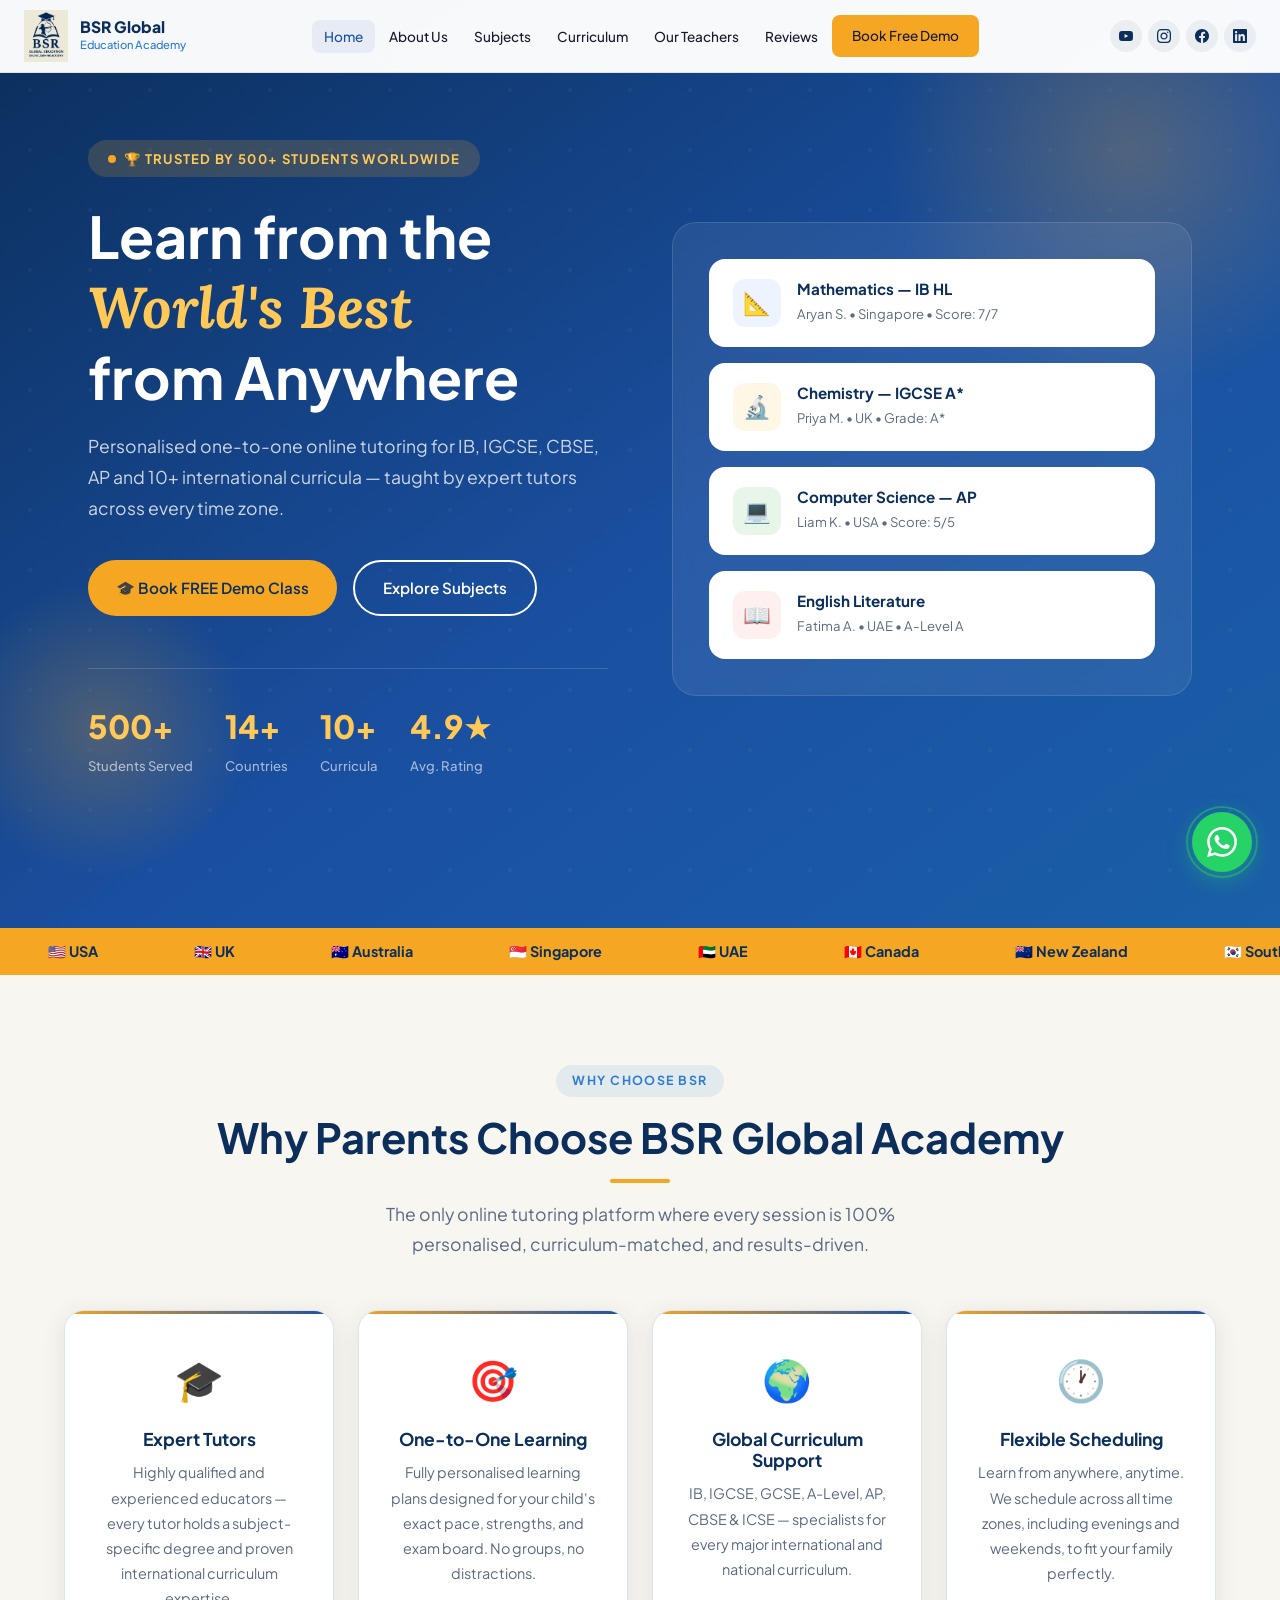
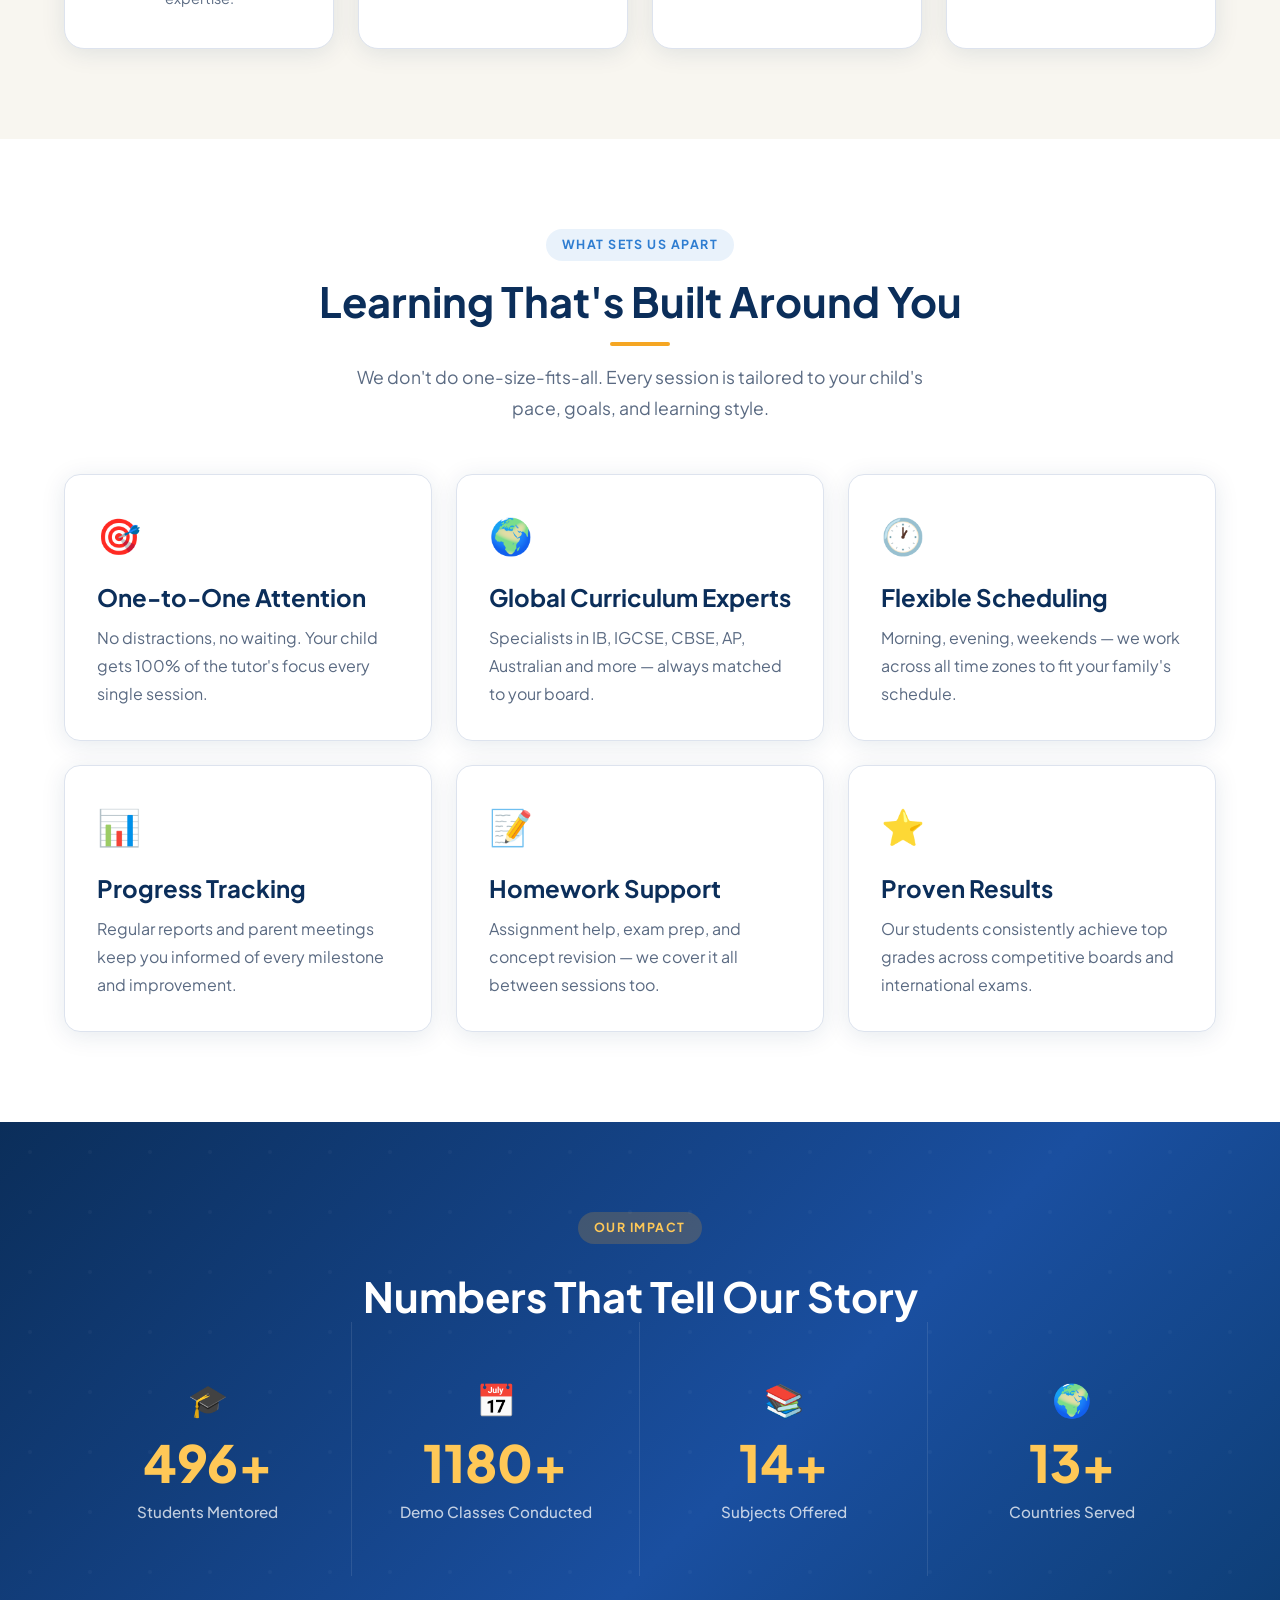
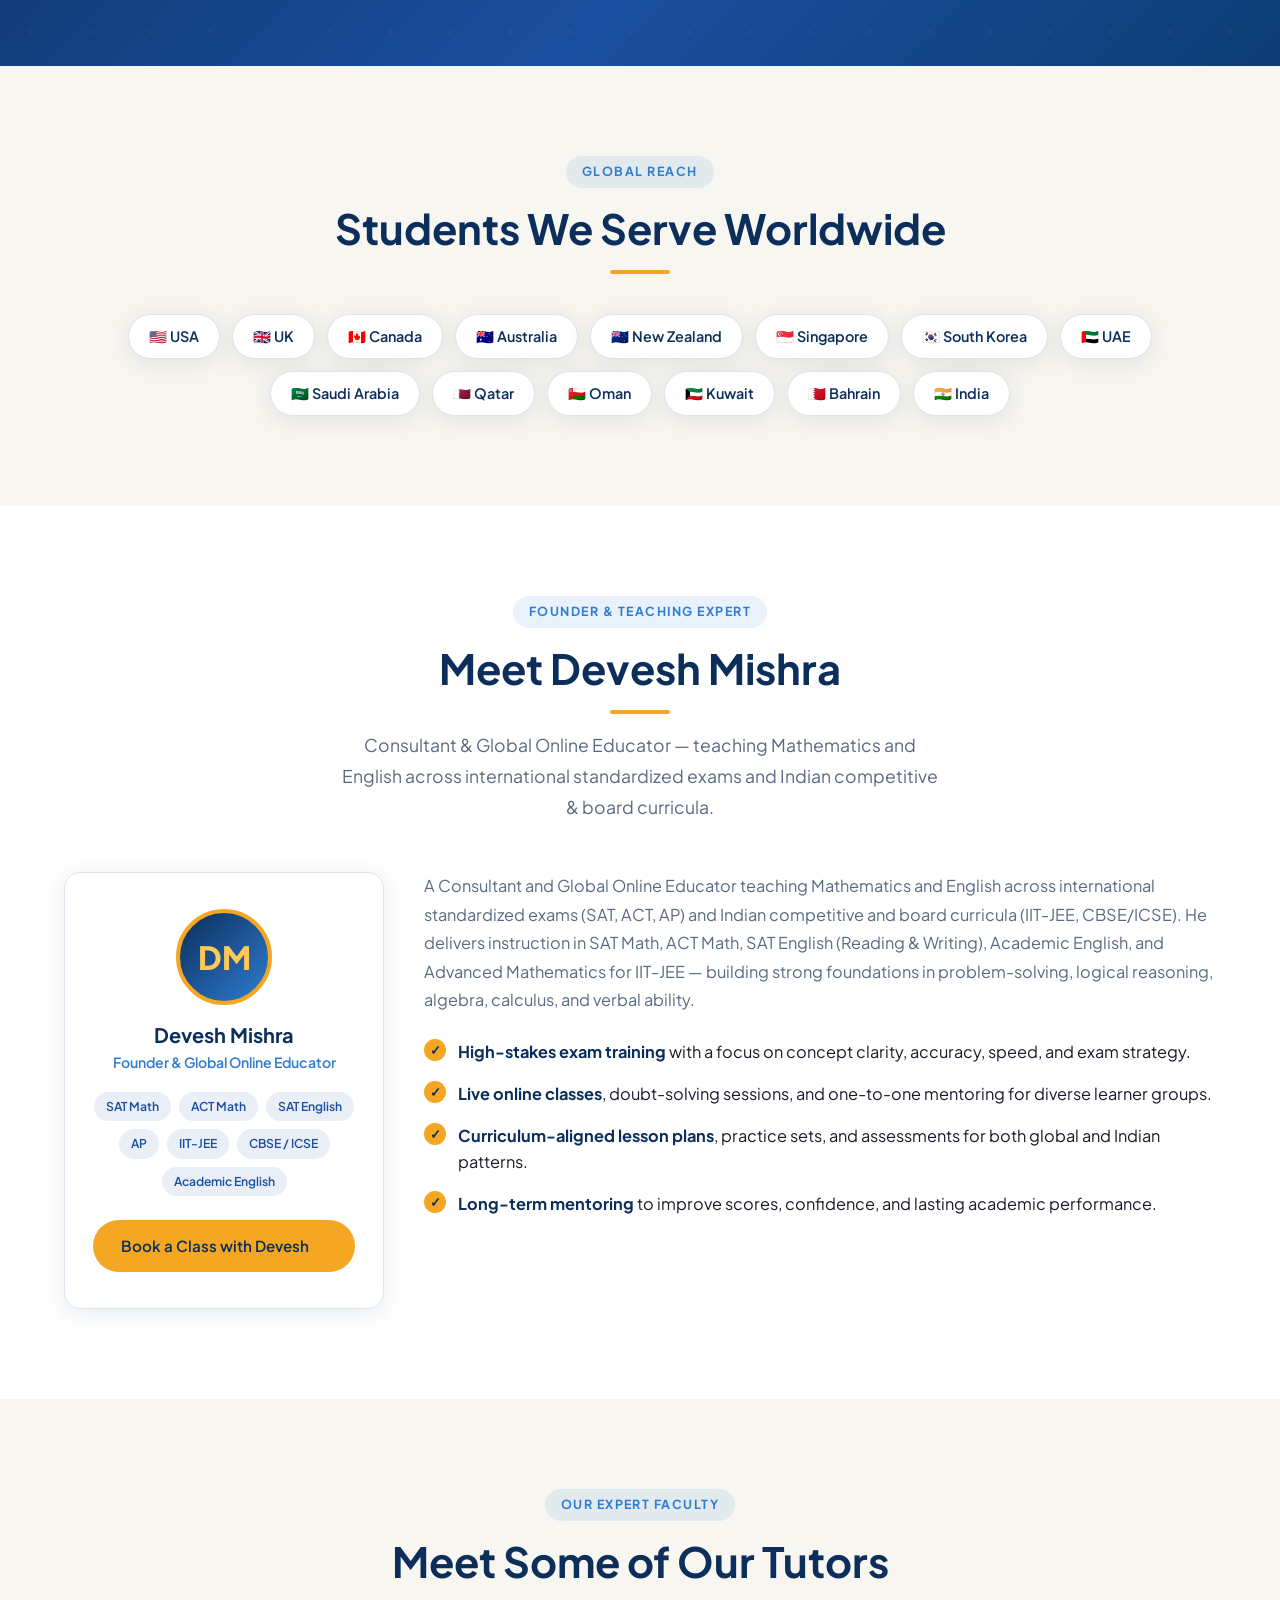
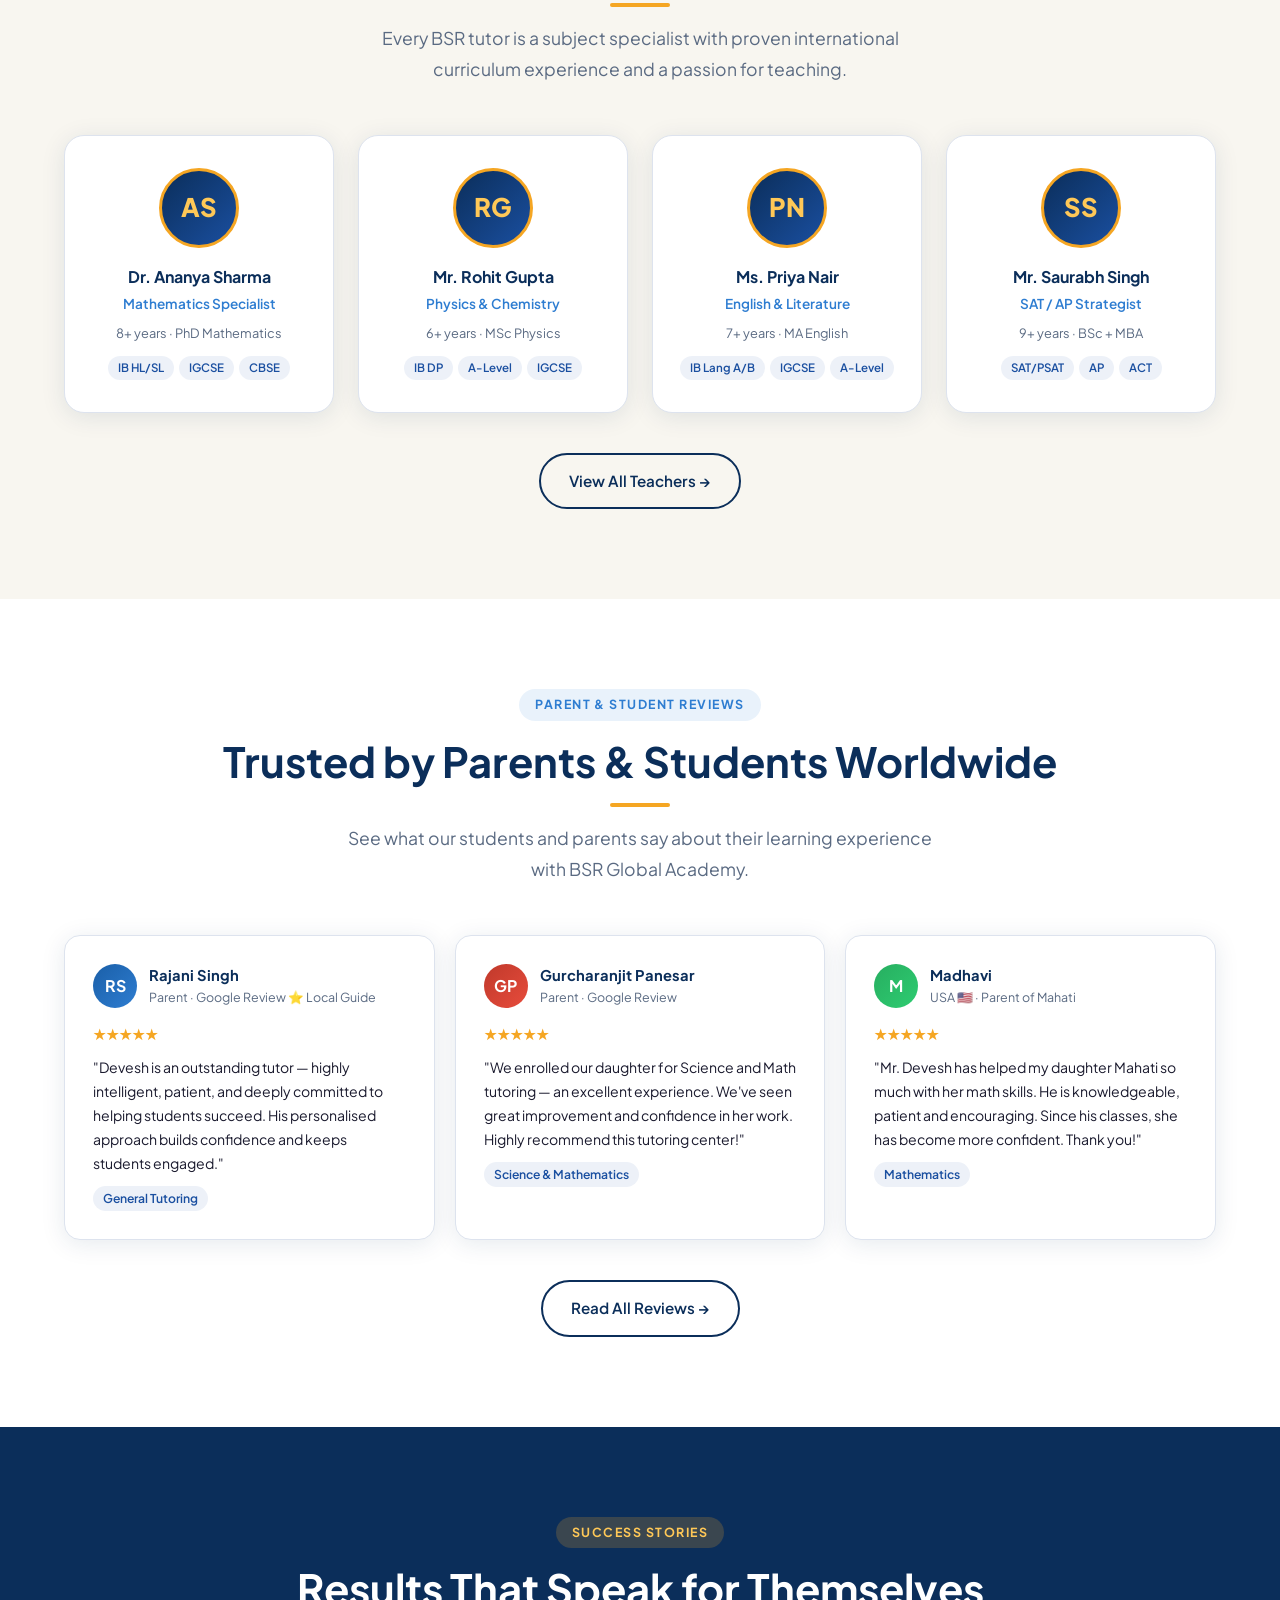
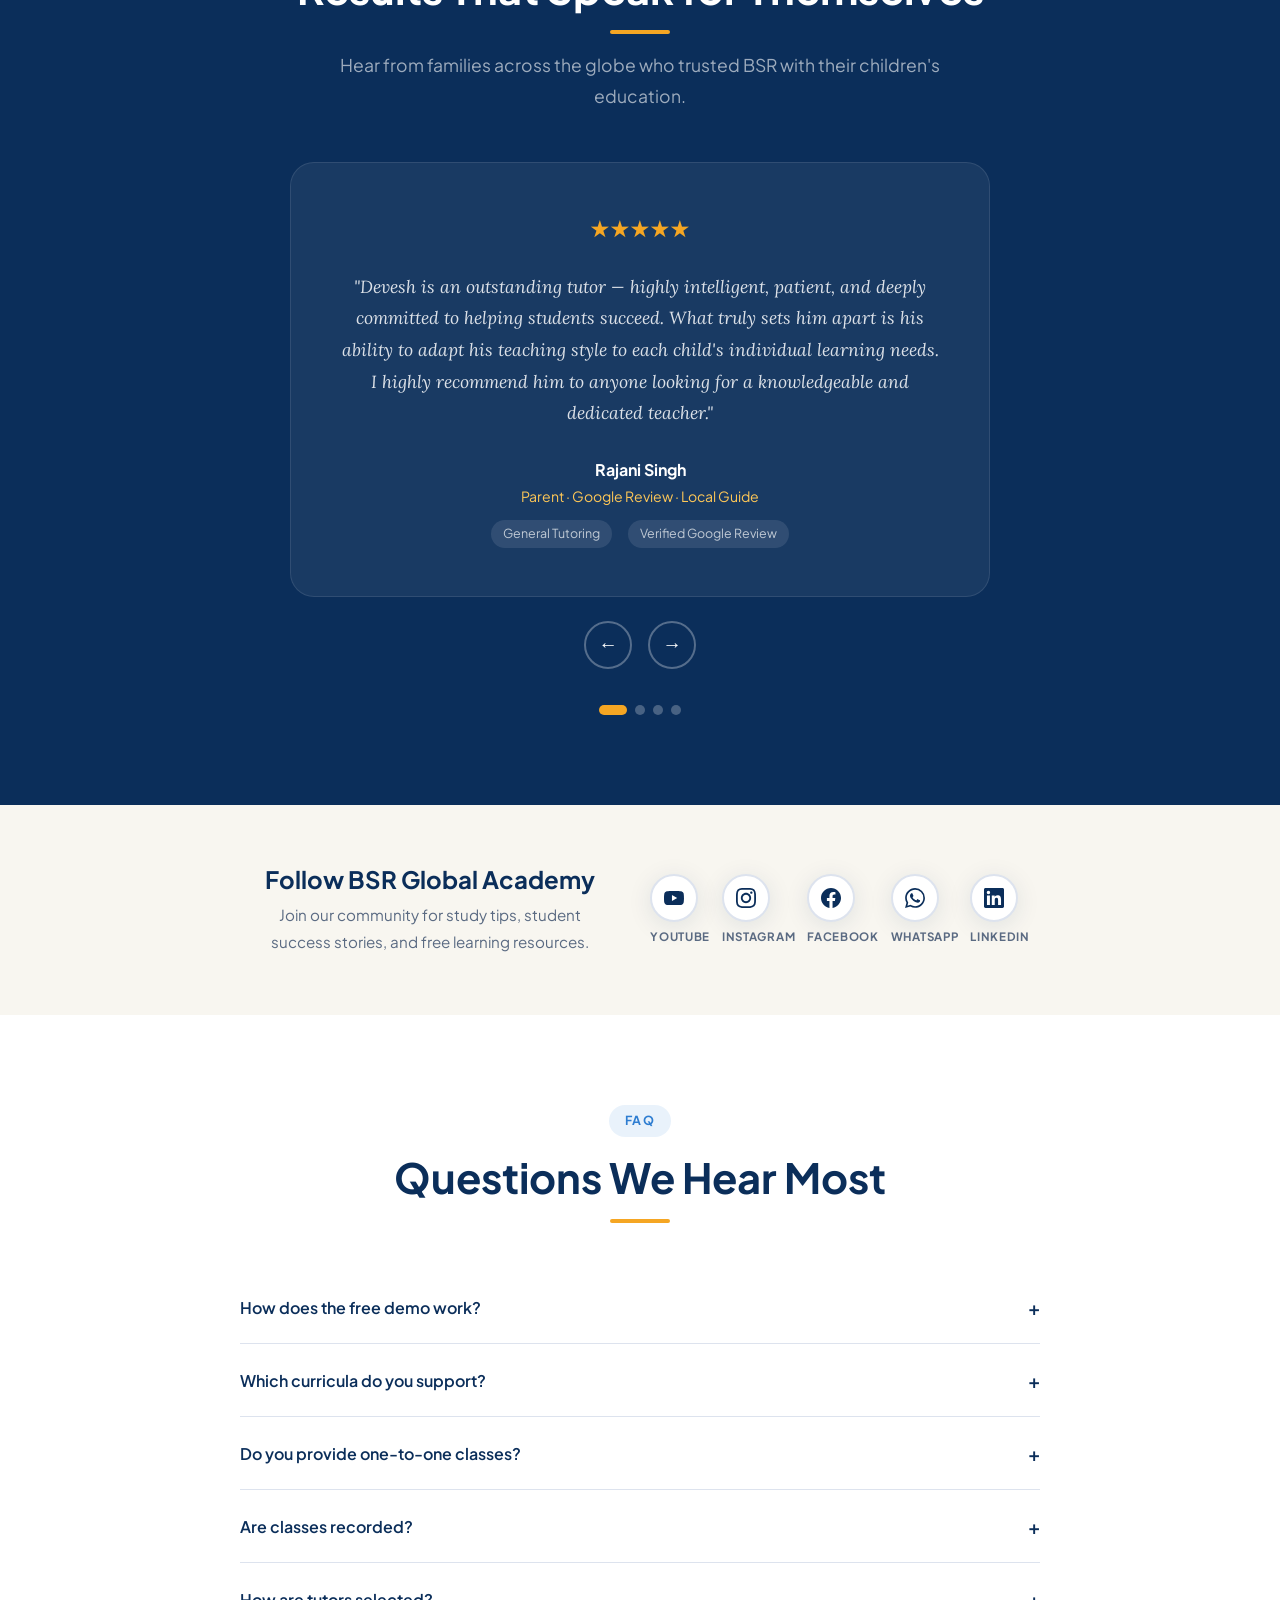
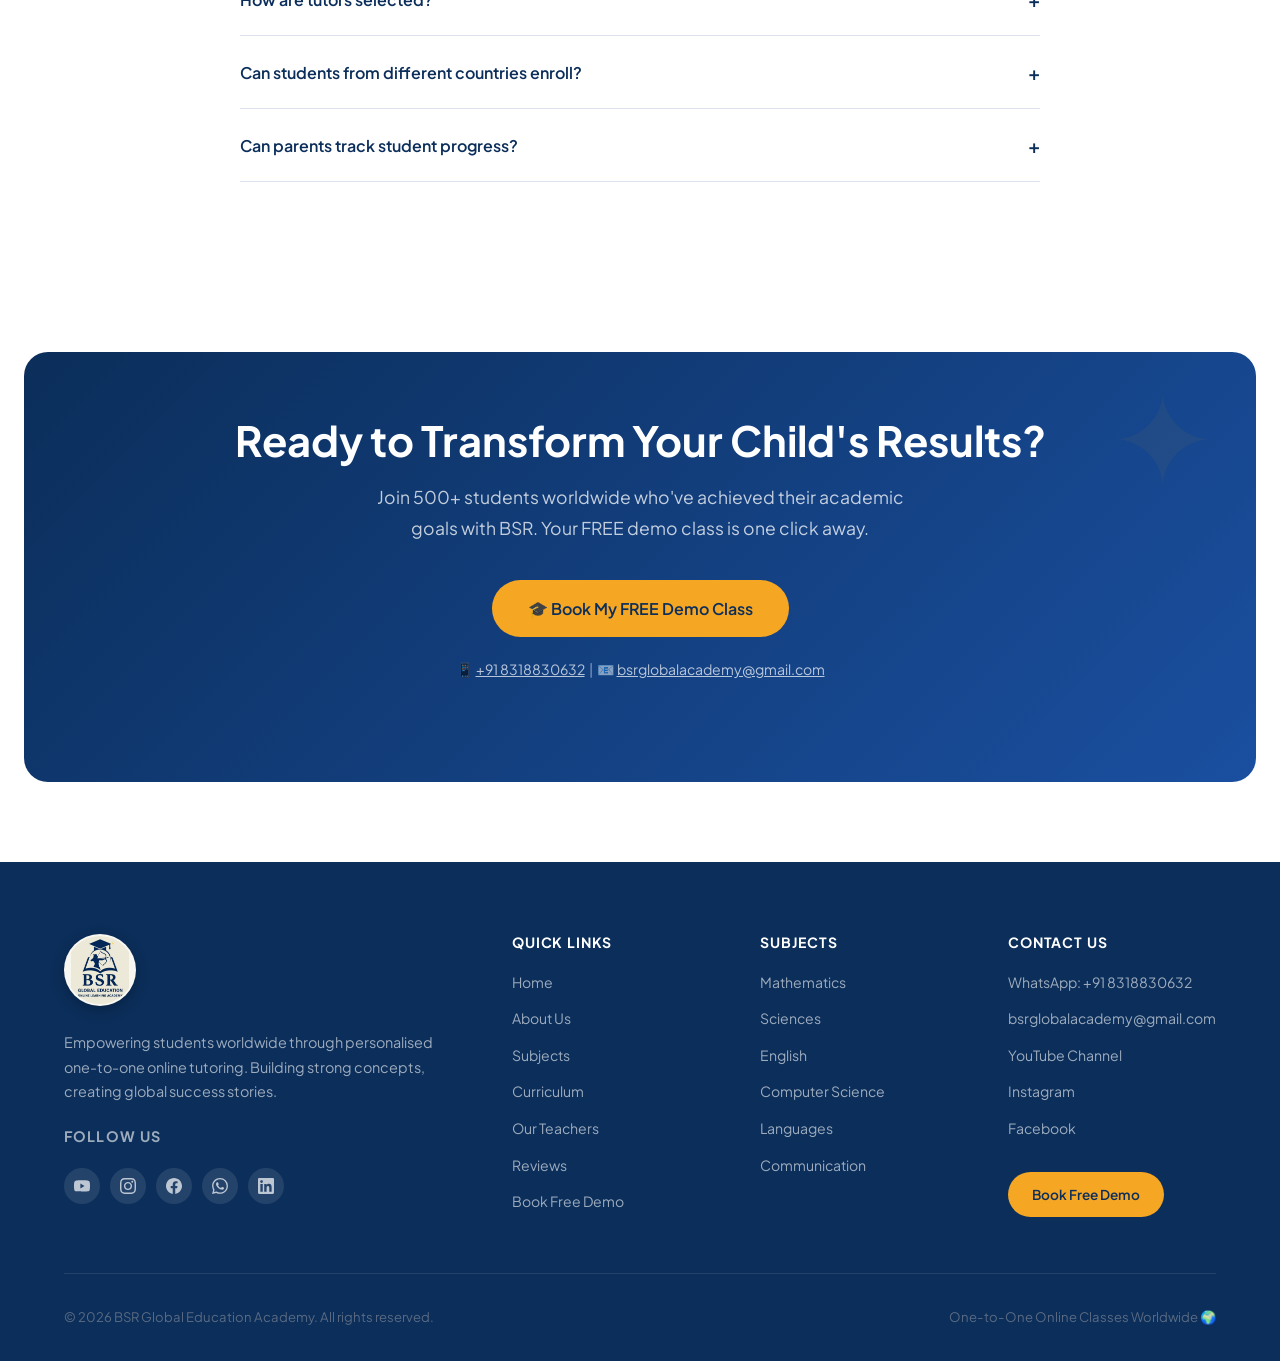
<file: index.html>
<!DOCTYPE html>
<html lang="en">
<head>
<meta charset="UTF-8">
<meta name="viewport" content="width=device-width, initial-scale=1.0">
<title>BSR Global Education Academy | #1 One-to-One Online Tutoring Worldwide</title>
<meta name="description" content="Premium one-to-one online tutoring for IB, IGCSE, GCSE, A-Level, CBSE, AP and more. Serving students in USA, UK, Australia, UAE and 14+ countries. Book your FREE demo class today.">
<meta name="keywords" content="online tutoring, IB tutor, IGCSE tutor, CBSE tutor, one-to-one tutoring, BSR Global Education Academy, online classes, AP tutor">
<meta property="og:title" content="BSR Global Education Academy | Premium One-to-One Online Tutoring">
<meta property="og:description" content="Expert one-to-one online tutoring for IB, IGCSE, CBSE, AP & more. 500+ students. 14+ countries. Book your FREE demo class today.">
<meta property="og:type" content="website">
<meta property="og:url" content="https://mishradurgesh.github.io/bsr-global-academy/">
<meta property="og:image" content="https://mishradurgesh.github.io/bsr-global-academy/logo.jpg">
<meta name="twitter:card" content="summary_large_image">
<meta name="twitter:title" content="BSR Global Education Academy">
<meta name="twitter:description" content="Premium one-to-one online tutoring for IB, IGCSE, CBSE, AP and more. Book a FREE demo today.">
<link rel="icon" href="logo.jpg" type="image/jpeg">
<link rel="canonical" href="https://mishradurgesh.github.io/bsr-global-academy/">
<link href="https://fonts.googleapis.com/css2?family=Plus+Jakarta+Sans:wght@300;400;500;600;700;800&family=Lora:ital,wght@0,400;1,400&display=swap" rel="stylesheet">
<link rel="stylesheet" href="style.css">

<script type="application/ld+json">
{
  "@context":"https://schema.org",
  "@graph":[
    {
      "@type":"EducationalOrganization",
      "name":"BSR Global Education Academy",
      "description":"Premium one-to-one online tutoring for IB, IGCSE, GCSE, A-Level, CBSE, AP and more.",
      "url":"https://mishradurgesh.github.io/bsr-global-academy/",
      "logo":"https://mishradurgesh.github.io/bsr-global-academy/logo.jpg",
      "telephone":"+91 8318830632",
      "email":"bsrglobalacademy@gmail.com",
      "sameAs":["https://www.youtube.com/@BSRGlobalEducation","https://www.instagram.com/bsrglobalacademy","https://www.facebook.com/profile.php?id=61587389646397"],
      "areaServed":["USA","UK","Australia","UAE","Singapore","Canada","India","Qatar","Saudi Arabia"]
    },
    {
      "@type":"FAQPage",
      "mainEntity":[
        {"@type":"Question","name":"How does the free demo work?","acceptedAnswer":{"@type":"Answer","text":"You book a 45-minute session at no cost. A specialist tutor will meet your child, assess their current level, cover actual curriculum content, and answer any questions. There is no obligation to continue."}},
        {"@type":"Question","name":"Which curricula do you support?","acceptedAnswer":{"@type":"Answer","text":"We support IB (PYP, MYP, DP), IGCSE, GCSE, Cambridge A-Level, Edexcel A-Level, AP, Australian Curriculum, CBSE, ICSE, and more."}},
        {"@type":"Question","name":"Do you provide one-to-one classes?","acceptedAnswer":{"@type":"Answer","text":"Yes. Our core offering is 100% one-to-one. Every session is exclusively between your child and their dedicated tutor with no group classes or shared sessions."}},
        {"@type":"Question","name":"Are classes recorded?","acceptedAnswer":{"@type":"Answer","text":"Yes, sessions on Zoom can be recorded for the student to review. Recordings are shared with the family after each session."}},
        {"@type":"Question","name":"How are tutors selected?","acceptedAnswer":{"@type":"Answer","text":"Every BSR tutor holds a subject-specific degree and has proven international curriculum experience. They go through a rigorous interview, demo lesson, and background check before joining."}}
      ]
    }
  ]
}
</script>

<style>
/* ── Hero ── */
.hero {
  min-height: 100vh;
  background: linear-gradient(145deg, #0B2E5A 0%, #1A4FA0 55%, #1a5fa8 100%);
  display: flex; align-items: center; position: relative; overflow: hidden;
  padding-top: 80px;
}
.hero::before {
  content: ''; position: absolute; inset: 0;
  background: url("data:image/svg+xml,%3Csvg width='60' height='60' viewBox='0 0 60 60' xmlns='http://www.w3.org/2000/svg'%3E%3Cg fill='none' fill-rule='evenodd'%3E%3Cg fill='%23ffffff' fill-opacity='0.04'%3E%3Ccircle cx='30' cy='30' r='2'/%3E%3C/g%3E%3C/g%3E%3C/svg%3E");
}
.hero-orb { position: absolute; border-radius: 50%; background: radial-gradient(circle, rgba(245,166,35,.25), transparent 70%); }
.hero-orb-1 { width: 500px; height: 500px; top: -100px; right: -100px; }
.hero-orb-2 { width: 300px; height: 300px; bottom: 50px; left: -50px; }
.hero-inner {
  display: grid; grid-template-columns: 1fr 1fr; gap: 64px;
  align-items: center; max-width: 1200px; margin: 0 auto; padding: 60px 24px; position: relative;
}
.hero-label {
  display: inline-flex; align-items: center; gap: 8px;
  background: rgba(245,166,35,.18); color: var(--gold-light);
  padding: 8px 20px; border-radius: 50px; font-size: .82rem; font-weight: 700;
  letter-spacing: .1em; text-transform: uppercase; margin-bottom: 24px;
}
.hero-label::before { content:''; width:8px; height:8px; border-radius:50%; background:var(--gold); animation: blink 2s infinite; }
@keyframes blink { 0%,100%{opacity:1} 50%{opacity:.3} }
.hero h1 { color: #fff; margin-bottom: 20px; }
.hero h1 em { color: var(--gold-light); font-style: italic; font-family: 'Lora', serif; }
.hero p   { color: rgba(255,255,255,.78); font-size: 1.1rem; margin-bottom: 36px; max-width: 520px; }
.hero-actions { display: flex; gap: 16px; flex-wrap: wrap; }
.hero-stats {
  display: flex; gap: 32px; margin-top: 52px;
  padding-top: 32px; border-top: 1px solid rgba(255,255,255,.15);
}
.hero-stat strong { display: block; font-size: 2rem; font-weight: 800; color: var(--gold-light); }
.hero-stat span   { font-size: .82rem; color: rgba(255,255,255,.6); font-weight: 500; }
.hero-visual { background: rgba(255,255,255,.07); border-radius: 24px; padding: 36px; border: 1px solid rgba(255,255,255,.12); backdrop-filter: blur(8px); }
.hero-card { background: #fff; border-radius: 16px; padding: 20px 24px; margin-bottom: 16px; display: flex; align-items: center; gap: 16px; transition: transform .3s; }
.hero-card:hover { transform: translateX(6px); }
.hero-card:last-child { margin-bottom: 0; }
.hero-icon { width: 48px; height: 48px; border-radius: 12px; display: flex; align-items: center; justify-content: center; font-size: 1.4rem; flex-shrink: 0; }
.hero-card h4 { color: var(--navy); font-size: .95rem; margin-bottom: 4px; }
.hero-card p  { color: var(--muted); font-size: .82rem; margin: 0; }

/* ── Ticker ── */
.ticker { background: var(--gold); padding: 12px 0; overflow: hidden; }
.ticker-track { display: flex; animation: ticker-scroll 30s linear infinite; white-space: nowrap; }
.ticker-item  { padding: 0 48px; font-weight: 700; font-size: .9rem; color: var(--navy); }
@keyframes ticker-scroll { 0%{transform:translateX(0)} 100%{transform:translateX(-50%)} }

/* ── Why Parents Choose ── */
.why-choose { background: var(--cream); }
.choose-grid { display: grid; grid-template-columns: repeat(auto-fit, minmax(220px, 1fr)); gap: 24px; margin-top: 48px; }
.choose-card {
  background: var(--white); border-radius: 20px; padding: 36px 28px;
  text-align: center; border: 1px solid var(--border);
  transition: var(--transition); box-shadow: var(--shadow);
  position: relative; overflow: hidden;
}
.choose-card::before {
  content: ''; position: absolute; top: 0; left: 0; right: 0; height: 3px;
  background: linear-gradient(90deg, var(--gold), var(--royal)); border-radius: 20px 20px 0 0;
}
.choose-card:hover { transform: translateY(-8px); box-shadow: var(--shadow-lg); }
.choose-icon { font-size: 2.5rem; margin-bottom: 18px; display: block; }
.choose-card h3 { color: var(--navy); font-size: 1.1rem; margin-bottom: 10px; }
.choose-card p { font-size: .9rem; }

/* ── Why BSR (detailed) ── */
.why-grid { display: grid; grid-template-columns: repeat(auto-fit, minmax(280px, 1fr)); gap: 24px; }
.why-card { padding: 32px; }
.why-icon { font-size: 2.2rem; margin-bottom: 20px; }
.why-card h3 { color: var(--navy); margin-bottom: 12px; }

/* ── Countries ── */
.countries-section { background: var(--cream); }
.country-flags { display: flex; flex-wrap: wrap; justify-content: center; gap: 12px; margin-top: 40px; }
.country-pill {
  display: flex; align-items: center; gap: 10px; background: var(--white);
  padding: 10px 20px; border-radius: 50px; box-shadow: var(--shadow);
  font-weight: 600; font-size: .9rem; color: var(--navy);
  border: 1px solid var(--border); transition: var(--transition);
}
.country-pill:hover { border-color: var(--gold); transform: translateY(-2px); box-shadow: var(--shadow-lg); }

/* ── Faculty Preview ── */
.faculty-preview { background: var(--cream); }
.faculty-preview-grid { display: grid; grid-template-columns: repeat(auto-fit, minmax(240px, 1fr)); gap: 24px; margin-top: 48px; }
.faculty-preview-card {
  background: var(--white); border-radius: 20px; padding: 32px 24px;
  text-align: center; border: 1px solid var(--border); box-shadow: var(--shadow);
  transition: var(--transition);
}
.faculty-preview-card:hover { transform: translateY(-6px); box-shadow: var(--shadow-lg); }
.fp-avatar {
  width: 80px; height: 80px; border-radius: 50%; margin: 0 auto 16px;
  background: linear-gradient(135deg, var(--navy), var(--royal));
  display: flex; align-items: center; justify-content: center;
  font-size: 1.6rem; font-weight: 800; color: var(--gold-light);
  border: 3px solid var(--gold);
}
.fp-name { font-weight: 700; color: var(--navy); margin-bottom: 4px; }
.fp-role { color: var(--sky); font-size: .85rem; font-weight: 600; margin-bottom: 8px; }
.fp-exp  { color: var(--muted); font-size: .8rem; }
.fp-tags { display: flex; flex-wrap: wrap; justify-content: center; gap: 5px; margin-top: 12px; }
.fp-tag  { background: rgba(26,79,160,.08); color: var(--royal); font-size: .72rem; font-weight: 600; padding: 3px 10px; border-radius: 50px; }

/* ── Testimonials ── */
.testimonials-section { background: var(--navy); }
.testimonials-section .section-label { background: rgba(245,166,35,.2); color: var(--gold-light); }
.testimonials-section .section-title { color: var(--white); }
.testimonials-section .section-sub   { color: rgba(255,255,255,.6); }
.carousel-wrap { position: relative; overflow: hidden; }
.carousel-track { display: flex; transition: transform .5s cubic-bezier(.4,0,.2,1); }
.testimonial-card { min-width: 100%; padding: 0 16px; }
.testimonial-inner {
  max-width: 700px; margin: 0 auto;
  background: rgba(255,255,255,.06); border: 1px solid rgba(255,255,255,.1);
  border-radius: 24px; padding: 48px; text-align: center;
}
.stars { color: var(--gold); font-size: 1.4rem; margin-bottom: 24px; }
.testimonial-inner p { color: rgba(255,255,255,.85); font-size: 1.1rem; font-style: italic; font-family: 'Lora', serif; line-height: 1.8; margin-bottom: 28px; }
.testimonial-author strong { color: var(--white); display: block; }
.testimonial-author span { color: var(--gold-light); font-size: .88rem; }
.testimonial-meta-row { display: flex; justify-content: center; gap: 16px; margin-top: 12px; flex-wrap: wrap; }
.testimonial-meta-row span { background: rgba(255,255,255,.1); color: rgba(255,255,255,.7); padding: 4px 12px; border-radius: 50px; font-size: .78rem; }
.carousel-dots { display: flex; justify-content: center; gap: 8px; margin-top: 36px; }
.carousel-dot { width: 10px; height: 10px; border-radius: 50%; background: rgba(255,255,255,.25); border: none; cursor: pointer; transition: var(--transition); }
.carousel-dot.active { background: var(--gold); width: 28px; border-radius: 5px; }
.carousel-btns { display: flex; justify-content: center; gap: 16px; margin-top: 24px; }
.carousel-btn { width: 48px; height: 48px; border-radius: 50%; border: 2px solid rgba(255,255,255,.3); background: transparent; color: #fff; font-size: 1.2rem; cursor: pointer; transition: var(--transition); display: flex; align-items: center; justify-content: center; }
.carousel-btn:hover { background: var(--gold); border-color: var(--gold); color: var(--navy); }

/* ── Reviews Preview ── */
.reviews-preview-section { background: var(--white); }
.reviews-preview-grid { display: grid; grid-template-columns: repeat(auto-fit, minmax(280px, 1fr)); gap: 20px; margin-top: 48px; }
.reviews-preview-card { padding: 28px; }
.reviews-preview-card .rp-header { display: flex; align-items: center; gap: 12px; margin-bottom: 14px; }
.reviews-preview-card .rp-avatar { width: 44px; height: 44px; border-radius: 50%; background: linear-gradient(135deg,var(--navy),var(--sky)); display: flex; align-items: center; justify-content: center; font-size: 1rem; font-weight: 700; color: #fff; flex-shrink: 0; }
.reviews-preview-card .rp-name { font-weight: 700; color: var(--navy); font-size: .92rem; }
.reviews-preview-card .rp-loc  { color: var(--muted); font-size: .78rem; }
.rp-stars { color: var(--gold); font-size: .95rem; margin-bottom: 10px; }
.rp-text  { color: var(--text); font-size: .88rem; line-height: 1.7; }
.rp-tag   { display: inline-block; margin-top: 10px; background: rgba(26,79,160,.08); color: var(--royal); font-size: .76rem; font-weight: 600; padding: 3px 10px; border-radius: 50px; }

/* ── FAQ ── */
.faq-list { max-width: 800px; margin: 0 auto; }
.faq-item { border-bottom: 1px solid var(--border); }
.faq-q {
  width: 100%; text-align: left; background: none; border: none; cursor: pointer;
  display: flex; justify-content: space-between; align-items: center;
  padding: 24px 0; font-size: 1rem; font-weight: 600; color: var(--navy);
  font-family: inherit; gap: 16px; transition: color .3s;
}
.faq-q:hover { color: var(--royal); }
.faq-q .icon { font-size: 1.2rem; transition: transform .3s; flex-shrink: 0; }
.faq-q.open .icon { transform: rotate(45deg); }
.faq-a { max-height: 0; overflow: hidden; transition: max-height .4s ease; }
.faq-a p { padding-bottom: 24px; color: var(--muted); }

/* ── CTA Banner ── */
.cta-banner {
  background: linear-gradient(135deg, var(--navy), var(--royal));
  border-radius: 24px; padding: 64px; text-align: center;
  margin: 0 24px; position: relative; overflow: hidden;
}
.cta-banner::before { content: '✦'; position: absolute; font-size: 8rem; opacity: .05; top: -20px; right: 40px; color: var(--gold); }
.cta-banner h2 { color: #fff; }
.cta-banner p  { color: rgba(255,255,255,.75); font-size: 1.1rem; margin: 16px auto 36px; max-width: 560px; }
.cta-banner .btn-primary { font-size: 1rem; padding: 16px 36px; }
.cta-section { padding: 80px 0; }

@media (max-width: 900px) {
  .hero-inner { grid-template-columns: 1fr; gap: 40px; }
  .hero-visual { display: none; }
  .hero-stats  { gap: 20px; }
  .choose-grid { grid-template-columns: repeat(2, 1fr); }
}
@media (max-width: 480px) {
  .choose-grid { grid-template-columns: 1fr; }
  .hero-stats  { flex-wrap: wrap; gap: 16px; }
}
</style>
</head>
<body>

<!-- Navigation -->
<nav id="navbar">
  <div class="nav-inner">
    <a href="index.html" class="nav-logo">
      <img src="logo.jpg" alt="BSR Global Education Academy Logo">
      <div class="nav-logo-text">
        <strong>BSR Global</strong>
        <span>Education Academy</span>
      </div>
    </a>
    <ul class="nav-links" id="navLinks">
      <li><a href="index.html" class="active">Home</a></li>
      <li><a href="about.html">About Us</a></li>
      <li><a href="subjects.html">Subjects</a></li>
      <li><a href="curriculum.html">Curriculum</a></li>
      <li><a href="teachers.html">Our Teachers</a></li>
      <li><a href="reviews.html">Reviews</a></li>
      <li><a href="demo.html" class="btn btn-primary">Book Free Demo</a></li>
    </ul>
    <div class="nav-social">
      <a href="https://www.youtube.com/@BSRGlobalEducation" target="_blank" rel="noopener" aria-label="YouTube">
        <svg viewBox="0 0 24 24"><path d="M23.498 6.186a3.016 3.016 0 0 0-2.122-2.136C19.505 3.545 12 3.545 12 3.545s-7.505 0-9.377.505A3.017 3.017 0 0 0 .502 6.186C0 8.07 0 12 0 12s0 3.93.502 5.814a3.016 3.016 0 0 0 2.122 2.136c1.871.505 9.376.505 9.376.505s7.505 0 9.377-.505a3.015 3.015 0 0 0 2.122-2.136C24 15.93 24 12 24 12s0-3.93-.502-5.814zM9.545 15.568V8.432L15.818 12l-6.273 3.568z"/></svg>
      </a>
      <a href="https://www.instagram.com/bsrglobalacademy?utm_source=qr&igsh=ejBpeWNtMnh1djho" target="_blank" rel="noopener" aria-label="Instagram">
        <svg viewBox="0 0 24 24"><path d="M12 2.163c3.204 0 3.584.012 4.85.07 3.252.148 4.771 1.691 4.919 4.919.058 1.265.069 1.645.069 4.849 0 3.205-.012 3.584-.069 4.849-.149 3.225-1.664 4.771-4.919 4.919-1.266.058-1.644.07-4.85.07-3.204 0-3.584-.012-4.849-.07-3.26-.149-4.771-1.699-4.919-4.92-.058-1.265-.07-1.644-.07-4.849 0-3.204.013-3.583.07-4.849.149-3.227 1.664-4.771 4.919-4.919 1.266-.057 1.645-.069 4.849-.069zm0-2.163c-3.259 0-3.667.014-4.947.072-4.358.2-6.78 2.618-6.98 6.98-.059 1.281-.073 1.689-.073 4.948 0 3.259.014 3.668.072 4.948.2 4.358 2.618 6.78 6.98 6.98 1.281.058 1.689.072 4.948.072 3.259 0 3.668-.014 4.948-.072 4.354-.2 6.782-2.618 6.979-6.98.059-1.28.073-1.689.073-4.948 0-3.259-.014-3.667-.072-4.947-.196-4.354-2.617-6.78-6.979-6.98-1.281-.059-1.69-.073-4.949-.073zm0 5.838c-3.403 0-6.162 2.759-6.162 6.162s2.759 6.163 6.162 6.163 6.162-2.759 6.162-6.163c0-3.403-2.759-6.162-6.162-6.162zm0 10.162c-2.209 0-4-1.79-4-4 0-2.209 1.791-4 4-4s4 1.791 4 4c0 2.21-1.791 4-4 4zm6.406-11.845c-.796 0-1.441.645-1.441 1.44s.645 1.44 1.441 1.44c.795 0 1.439-.645 1.439-1.44s-.644-1.44-1.439-1.44z"/></svg>
      </a>
      <a href="https://www.facebook.com/profile.php?id=61587389646397" target="_blank" rel="noopener" aria-label="Facebook">
        <svg viewBox="0 0 24 24"><path d="M24 12.073c0-6.627-5.373-12-12-12s-12 5.373-12 12c0 5.99 4.388 10.954 10.125 11.854v-8.385H7.078v-3.47h3.047V9.43c0-3.007 1.792-4.669 4.533-4.669 1.312 0 2.686.235 2.686.235v2.953H15.83c-1.491 0-1.956.925-1.956 1.874v2.25h3.328l-.532 3.47h-2.796v8.385C19.612 23.027 24 18.062 24 12.073z"/></svg>
      </a>
      <a href="https://www.linkedin.com/company/135284380/" target="_blank" rel="noopener" aria-label="LinkedIn">
        <svg viewBox="0 0 24 24"><path d="M20.447 20.452h-3.554v-5.569c0-1.328-.027-3.037-1.852-3.037-1.853 0-2.136 1.445-2.136 2.939v5.667H9.351V9h3.414v1.561h.046c.477-.9 1.637-1.85 3.37-1.85 3.601 0 4.267 2.37 4.267 5.455v6.286zM5.337 7.433a2.062 2.062 0 01-2.063-2.065 2.064 2.064 0 112.063 2.065zm1.782 13.019H3.555V9h3.564v11.452zM22.225 0H1.771C.792 0 0 .774 0 1.729v20.542C0 23.227.792 24 1.771 24h20.451C23.2 24 24 23.227 24 22.271V1.729C24 .774 23.2 0 22.222 0h.003z"/></svg>
      </a>
    </div>
    <button class="nav-toggle" id="navToggle" aria-label="Toggle menu">
      <span></span><span></span><span></span>
    </button>
  </div>
</nav>

<!-- Hero -->
<section class="hero">
  <div class="hero-orb hero-orb-1"></div>
  <div class="hero-orb hero-orb-2"></div>
  <div class="hero-inner">
    <div class="hero-content">
      <div class="hero-label">🏆 Trusted by 500+ Students Worldwide</div>
      <h1>Learn from the<br><em>World's Best</em><br>from Anywhere</h1>
      <p>Personalised one-to-one online tutoring for IB, IGCSE, CBSE, AP and 10+ international curricula — taught by expert tutors across every time zone.</p>
      <div class="hero-actions">
        <a href="demo.html" class="btn btn-primary">🎓 Book FREE Demo Class</a>
        <a href="subjects.html" class="btn btn-secondary">Explore Subjects</a>
      </div>
      <div class="hero-stats">
        <div class="hero-stat"><strong>500+</strong><span>Students Served</span></div>
        <div class="hero-stat"><strong>14+</strong><span>Countries</span></div>
        <div class="hero-stat"><strong>10+</strong><span>Curricula</span></div>
        <div class="hero-stat"><strong>4.9★</strong><span>Avg. Rating</span></div>
      </div>
    </div>
    <div class="hero-visual">
      <div class="hero-card">
        <div class="hero-icon" style="background:#EEF4FF">📐</div>
        <div><h4>Mathematics — IB HL</h4><p>Aryan S. • Singapore • Score: 7/7</p></div>
      </div>
      <div class="hero-card">
        <div class="hero-icon" style="background:#FFF7E6">🔬</div>
        <div><h4>Chemistry — IGCSE A*</h4><p>Priya M. • UK • Grade: A*</p></div>
      </div>
      <div class="hero-card">
        <div class="hero-icon" style="background:#E8F5E9">💻</div>
        <div><h4>Computer Science — AP</h4><p>Liam K. • USA • Score: 5/5</p></div>
      </div>
      <div class="hero-card">
        <div class="hero-icon" style="background:#FFF0F0">📖</div>
        <div><h4>English Literature</h4><p>Fatima A. • UAE • A-Level A</p></div>
      </div>
    </div>
  </div>
</section>

<!-- Ticker -->
<div class="ticker" aria-hidden="true">
  <div class="ticker-track">
    <span class="ticker-item">🇺🇸 USA</span><span class="ticker-item">🇬🇧 UK</span>
    <span class="ticker-item">🇦🇺 Australia</span><span class="ticker-item">🇸🇬 Singapore</span>
    <span class="ticker-item">🇦🇪 UAE</span><span class="ticker-item">🇨🇦 Canada</span>
    <span class="ticker-item">🇳🇿 New Zealand</span><span class="ticker-item">🇰🇷 South Korea</span>
    <span class="ticker-item">🇶🇦 Qatar</span><span class="ticker-item">🇮🇳 India</span>
    <span class="ticker-item">🇸🇦 Saudi Arabia</span><span class="ticker-item">🇴🇲 Oman</span>
    <span class="ticker-item">🇺🇸 USA</span><span class="ticker-item">🇬🇧 UK</span>
    <span class="ticker-item">🇦🇺 Australia</span><span class="ticker-item">🇸🇬 Singapore</span>
    <span class="ticker-item">🇦🇪 UAE</span><span class="ticker-item">🇨🇦 Canada</span>
    <span class="ticker-item">🇳🇿 New Zealand</span><span class="ticker-item">🇰🇷 South Korea</span>
    <span class="ticker-item">🇶🇦 Qatar</span><span class="ticker-item">🇮🇳 India</span>
    <span class="ticker-item">🇸🇦 Saudi Arabia</span><span class="ticker-item">🇴🇲 Oman</span>
  </div>
</div>

<!-- WHY PARENTS CHOOSE BSR -->
<section class="why-choose">
  <div class="container">
    <div class="text-center">
      <span class="section-label">Why Choose BSR</span>
      <h2 class="section-title">Why Parents Choose BSR Global Academy</h2>
      <div class="gold-bar"></div>
      <p class="section-sub" style="margin-top:16px">The only online tutoring platform where every session is 100% personalised, curriculum-matched, and results-driven.</p>
    </div>
    <div class="choose-grid">
      <div class="choose-card">
        <span class="choose-icon">🎓</span>
        <h3>Expert Tutors</h3>
        <p>Highly qualified and experienced educators — every tutor holds a subject-specific degree and proven international curriculum expertise.</p>
      </div>
      <div class="choose-card">
        <span class="choose-icon">🎯</span>
        <h3>One-to-One Learning</h3>
        <p>Fully personalised learning plans designed for your child's exact pace, strengths, and exam board. No groups, no distractions.</p>
      </div>
      <div class="choose-card">
        <span class="choose-icon">🌍</span>
        <h3>Global Curriculum Support</h3>
        <p>IB, IGCSE, GCSE, A-Level, AP, CBSE & ICSE — specialists for every major international and national curriculum.</p>
      </div>
      <div class="choose-card">
        <span class="choose-icon">🕐</span>
        <h3>Flexible Scheduling</h3>
        <p>Learn from anywhere, anytime. We schedule across all time zones, including evenings and weekends, to fit your family perfectly.</p>
      </div>
    </div>
  </div>
</section>

<!-- Why BSR — Detailed -->
<section>
  <div class="container">
    <div class="text-center">
      <span class="section-label">What Sets Us Apart</span>
      <h2 class="section-title">Learning That's Built Around You</h2>
      <div class="gold-bar"></div>
      <p class="section-sub" style="margin-top:16px">We don't do one-size-fits-all. Every session is tailored to your child's pace, goals, and learning style.</p>
    </div>
    <div class="why-grid" style="margin-top:48px">
      <div class="card why-card">
        <div class="why-icon">🎯</div>
        <h3>One-to-One Attention</h3>
        <p>No distractions, no waiting. Your child gets 100% of the tutor's focus every single session.</p>
      </div>
      <div class="card why-card">
        <div class="why-icon">🌍</div>
        <h3>Global Curriculum Experts</h3>
        <p>Specialists in IB, IGCSE, CBSE, AP, Australian and more — always matched to your board.</p>
      </div>
      <div class="card why-card">
        <div class="why-icon">🕐</div>
        <h3>Flexible Scheduling</h3>
        <p>Morning, evening, weekends — we work across all time zones to fit your family's schedule.</p>
      </div>
      <div class="card why-card">
        <div class="why-icon">📊</div>
        <h3>Progress Tracking</h3>
        <p>Regular reports and parent meetings keep you informed of every milestone and improvement.</p>
      </div>
      <div class="card why-card">
        <div class="why-icon">📝</div>
        <h3>Homework Support</h3>
        <p>Assignment help, exam prep, and concept revision — we cover it all between sessions too.</p>
      </div>
      <div class="card why-card">
        <div class="why-icon">⭐</div>
        <h3>Proven Results</h3>
        <p>Our students consistently achieve top grades across competitive boards and international exams.</p>
      </div>
    </div>
  </div>
</section>

<!-- Our Impact — Animated Counters -->
<section class="impact-section">
  <div class="container">
    <div class="text-center" style="margin-bottom:0">
      <span class="section-label" style="background:rgba(245,166,35,.2);color:var(--gold-light)">Our Impact</span>
      <h2 style="color:#fff;margin:12px 0 0">Numbers That Tell Our Story</h2>
    </div>
    <div class="impact-grid">
      <div class="impact-item">
        <span class="impact-icon">🎓</span>
        <span class="impact-number" data-target="500" data-suffix="+">0</span>
        <span class="impact-label">Students Mentored</span>
      </div>
      <div class="impact-item">
        <span class="impact-icon">📅</span>
        <span class="impact-number" data-target="1200" data-suffix="+">0</span>
        <span class="impact-label">Demo Classes Conducted</span>
      </div>
      <div class="impact-item">
        <span class="impact-icon">📚</span>
        <span class="impact-number" data-target="15" data-suffix="+">0</span>
        <span class="impact-label">Subjects Offered</span>
      </div>
      <div class="impact-item">
        <span class="impact-icon">🌍</span>
        <span class="impact-number" data-target="14" data-suffix="+">0</span>
        <span class="impact-label">Countries Served</span>
      </div>
    </div>
  </div>
</section>

<!-- Countries -->
<section class="countries-section">
  <div class="container text-center">
    <span class="section-label">Global Reach</span>
    <h2 class="section-title">Students We Serve Worldwide</h2>
    <div class="gold-bar"></div>
    <div class="country-flags">
      <div class="country-pill">🇺🇸 USA</div>
      <div class="country-pill">🇬🇧 UK</div>
      <div class="country-pill">🇨🇦 Canada</div>
      <div class="country-pill">🇦🇺 Australia</div>
      <div class="country-pill">🇳🇿 New Zealand</div>
      <div class="country-pill">🇸🇬 Singapore</div>
      <div class="country-pill">🇰🇷 South Korea</div>
      <div class="country-pill">🇦🇪 UAE</div>
      <div class="country-pill">🇸🇦 Saudi Arabia</div>
      <div class="country-pill">🇶🇦 Qatar</div>
      <div class="country-pill">🇴🇲 Oman</div>
      <div class="country-pill">🇰🇼 Kuwait</div>
      <div class="country-pill">🇧🇭 Bahrain</div>
      <div class="country-pill">🇮🇳 India</div>
    </div>
  </div>
</section>

<!-- Founder & Teaching Expert -->
<section>
  <div class="container">
    <div class="text-center">
      <span class="section-label">Founder &amp; Teaching Expert</span>
      <h2 class="section-title">Meet Devesh Mishra</h2>
      <div class="gold-bar"></div>
      <p class="section-sub" style="margin-top:16px">Consultant &amp; Global Online Educator — teaching Mathematics and English across international standardized exams and Indian competitive &amp; board curricula.</p>
    </div>
    <div class="founder-grid">
      <aside class="founder-card">
        <div class="founder-avatar">DM</div>
        <h3 class="founder-name">Devesh Mishra</h3>
        <div class="founder-role">Founder &amp; Global Online Educator</div>
        <div class="founder-tags">
          <span class="founder-tag">SAT Math</span>
          <span class="founder-tag">ACT Math</span>
          <span class="founder-tag">SAT English</span>
          <span class="founder-tag">AP</span>
          <span class="founder-tag">IIT-JEE</span>
          <span class="founder-tag">CBSE / ICSE</span>
          <span class="founder-tag">Academic English</span>
        </div>
        <a href="demo.html" class="btn btn-primary" style="margin-top:24px;width:100%">Book a Class with Devesh</a>
      </aside>
      <div class="founder-bio">
        <p>A Consultant and Global Online Educator teaching Mathematics and English across international standardized exams (SAT, ACT, AP) and Indian competitive and board curricula (IIT-JEE, CBSE/ICSE). He delivers instruction in SAT Math, ACT Math, SAT English (Reading &amp; Writing), Academic English, and Advanced Mathematics for IIT-JEE — building strong foundations in problem-solving, logical reasoning, algebra, calculus, and verbal ability.</p>
        <ul class="founder-list">
          <li><strong>High-stakes exam training</strong> with a focus on concept clarity, accuracy, speed, and exam strategy.</li>
          <li><strong>Live online classes</strong>, doubt-solving sessions, and one-to-one mentoring for diverse learner groups.</li>
          <li><strong>Curriculum-aligned lesson plans</strong>, practice sets, and assessments for both global and Indian patterns.</li>
          <li><strong>Long-term mentoring</strong> to improve scores, confidence, and lasting academic performance.</li>
        </ul>
      </div>
    </div>
  </div>
</section>

<!-- Faculty Preview -->
<section class="faculty-preview">
  <div class="container">
    <div class="text-center">
      <span class="section-label">Our Expert Faculty</span>
      <h2 class="section-title">Meet Some of Our Tutors</h2>
      <div class="gold-bar"></div>
      <p class="section-sub" style="margin-top:16px">Every BSR tutor is a subject specialist with proven international curriculum experience and a passion for teaching.</p>
    </div>
    <div class="faculty-preview-grid">
      <div class="faculty-preview-card">
        <div class="fp-avatar">AS</div>
        <div class="fp-name">Dr. Ananya Sharma</div>
        <div class="fp-role">Mathematics Specialist</div>
        <div class="fp-exp">8+ years · PhD Mathematics</div>
        <div class="fp-tags">
          <span class="fp-tag">IB HL/SL</span><span class="fp-tag">IGCSE</span><span class="fp-tag">CBSE</span>
        </div>
      </div>
      <div class="faculty-preview-card">
        <div class="fp-avatar">RG</div>
        <div class="fp-name">Mr. Rohit Gupta</div>
        <div class="fp-role">Physics & Chemistry</div>
        <div class="fp-exp">6+ years · MSc Physics</div>
        <div class="fp-tags">
          <span class="fp-tag">IB DP</span><span class="fp-tag">A-Level</span><span class="fp-tag">IGCSE</span>
        </div>
      </div>
      <div class="faculty-preview-card">
        <div class="fp-avatar">PN</div>
        <div class="fp-name">Ms. Priya Nair</div>
        <div class="fp-role">English & Literature</div>
        <div class="fp-exp">7+ years · MA English</div>
        <div class="fp-tags">
          <span class="fp-tag">IB Lang A/B</span><span class="fp-tag">IGCSE</span><span class="fp-tag">A-Level</span>
        </div>
      </div>
      <div class="faculty-preview-card">
        <div class="fp-avatar">SS</div>
        <div class="fp-name">Mr. Saurabh Singh</div>
        <div class="fp-role">SAT / AP Strategist</div>
        <div class="fp-exp">9+ years · BSc + MBA</div>
        <div class="fp-tags">
          <span class="fp-tag">SAT/PSAT</span><span class="fp-tag">AP</span><span class="fp-tag">ACT</span>
        </div>
      </div>
    </div>
    <div class="text-center" style="margin-top:40px">
      <a href="teachers.html" class="btn btn-outline">View All Teachers →</a>
    </div>
  </div>
</section>

<!-- Parent & Student Reviews Preview -->
<section class="reviews-preview-section">
  <div class="container">
    <div class="text-center">
      <span class="section-label">Parent & Student Reviews</span>
      <h2 class="section-title">Trusted by Parents &amp; Students Worldwide</h2>
      <div class="gold-bar"></div>
      <p class="section-sub" style="margin-top:16px">See what our students and parents say about their learning experience with BSR Global Academy.</p>
    </div>
    <div class="reviews-preview-grid">
      <div class="card reviews-preview-card">
        <div class="rp-header">
          <div class="rp-avatar" style="background:linear-gradient(135deg,#1a5fa8,#2e7dd1)">RS</div>
          <div><div class="rp-name">Rajani Singh</div><div class="rp-loc">Parent · Google Review ⭐ Local Guide</div></div>
        </div>
        <div class="rp-stars">★★★★★</div>
        <p class="rp-text">"Devesh is an outstanding tutor — highly intelligent, patient, and deeply committed to helping students succeed. His personalised approach builds confidence and keeps students engaged."</p>
        <span class="rp-tag">General Tutoring</span>
      </div>
      <div class="card reviews-preview-card">
        <div class="rp-header">
          <div class="rp-avatar" style="background:linear-gradient(135deg,#c0392b,#e74c3c)">GP</div>
          <div><div class="rp-name">Gurcharanjit Panesar</div><div class="rp-loc">Parent · Google Review</div></div>
        </div>
        <div class="rp-stars">★★★★★</div>
        <p class="rp-text">"We enrolled our daughter for Science and Math tutoring — an excellent experience. We've seen great improvement and confidence in her work. Highly recommend this tutoring center!"</p>
        <span class="rp-tag">Science & Mathematics</span>
      </div>
      <div class="card reviews-preview-card">
        <div class="rp-header">
          <div class="rp-avatar" style="background:linear-gradient(135deg,#27ae60,#2ecc71)">M</div>
          <div><div class="rp-name">Madhavi</div><div class="rp-loc">USA 🇺🇸 · Parent of Mahati</div></div>
        </div>
        <div class="rp-stars">★★★★★</div>
        <p class="rp-text">"Mr. Devesh has helped my daughter Mahati so much with her math skills. He is knowledgeable, patient and encouraging. Since his classes, she has become more confident. Thank you!"</p>
        <span class="rp-tag">Mathematics</span>
      </div>
    </div>
    <div class="text-center" style="margin-top:40px">
      <a href="reviews.html" class="btn btn-outline">Read All Reviews →</a>
    </div>
  </div>
</section>

<!-- Testimonials Carousel -->
<section class="testimonials-section">
  <div class="container">
    <div class="text-center">
      <span class="section-label">Success Stories</span>
      <h2 class="section-title">Results That Speak for Themselves</h2>
      <div class="gold-bar"></div>
      <p class="section-sub" style="margin-top:16px">Hear from families across the globe who trusted BSR with their children's education.</p>
    </div>
    <div class="carousel-wrap" style="margin-top:48px">
      <div class="carousel-track" id="carouselTrack">
        <div class="testimonial-card">
          <div class="testimonial-inner">
            <div class="stars">★★★★★</div>
            <p>"Devesh is an outstanding tutor — highly intelligent, patient, and deeply committed to helping students succeed. What truly sets him apart is his ability to adapt his teaching style to each child's individual learning needs. I highly recommend him to anyone looking for a knowledgeable and dedicated teacher."</p>
            <div class="testimonial-author"><strong>Rajani Singh</strong><span>Parent · Google Review · Local Guide</span></div>
            <div class="testimonial-meta-row"><span>General Tutoring</span><span>Verified Google Review</span></div>
          </div>
        </div>
        <div class="testimonial-card">
          <div class="testimonial-inner">
            <div class="stars">★★★★★</div>
            <p>"We enrolled our daughter for Science and Math tutoring and we've had an excellent experience. Devesh takes the time to understand the student's level and explains concepts clearly, patiently, and in a relatable way. We've seen great improvement and confidence in her work!"</p>
            <div class="testimonial-author"><strong>Gurcharanjit Panesar</strong><span>Parent · Google Review</span></div>
            <div class="testimonial-meta-row"><span>Science & Mathematics</span><span>Verified Google Review</span></div>
          </div>
        </div>
        <div class="testimonial-card">
          <div class="testimonial-inner">
            <div class="stars">★★★★★</div>
            <p>"I was really impressed with the sessions. The tutor explained everything clearly and at a good pace, checking that Fin understood before moving on. The teaching style was supportive and encouraging. It was a really positive experience and I can see how it will continue to benefit him."</p>
            <div class="testimonial-author"><strong>Steve French</strong><span>Parent — UK 🇬🇧</span></div>
            <div class="testimonial-meta-row"><span>Mathematics</span><span>WhatsApp Feedback</span></div>
          </div>
        </div>
        <div class="testimonial-card">
          <div class="testimonial-inner">
            <div class="stars">★★★★★</div>
            <p>"I would like to express my sincere gratitude to Mr. Devesh for helping my daughter Mahati with her math skills. He is knowledgeable, patient and encouraging. Since his classes, she has become more confident with her studies. Thank you and hope you continue to inspire more students!"</p>
            <div class="testimonial-author"><strong>Madhavi</strong><span>Parent — USA 🇺🇸</span></div>
            <div class="testimonial-meta-row"><span>Mathematics</span><span>WhatsApp Feedback</span></div>
          </div>
        </div>
      </div>
    </div>
    <div class="carousel-btns">
      <button class="carousel-btn" id="prevBtn">&#8592;</button>
      <button class="carousel-btn" id="nextBtn">&#8594;</button>
    </div>
    <div class="carousel-dots" id="carouselDots"></div>
  </div>
</section>

<!-- Follow Us -->
<div class="follow-section">
  <div class="container">
    <div class="follow-inner">
      <div class="follow-cta">
        <h3>Follow BSR Global Academy</h3>
        <p>Join our community for study tips, student success stories, and free learning resources.</p>
      </div>
      <div>
        <div class="social-icons-row">
          <div>
            <a href="https://www.youtube.com/@BSRGlobalEducation" target="_blank" rel="noopener" aria-label="YouTube" class="social-icon youtube">
              <svg viewBox="0 0 24 24"><path d="M23.498 6.186a3.016 3.016 0 0 0-2.122-2.136C19.505 3.545 12 3.545 12 3.545s-7.505 0-9.377.505A3.017 3.017 0 0 0 .502 6.186C0 8.07 0 12 0 12s0 3.93.502 5.814a3.016 3.016 0 0 0 2.122 2.136c1.871.505 9.376.505 9.376.505s7.505 0 9.377-.505a3.015 3.015 0 0 0 2.122-2.136C24 15.93 24 12 24 12s0-3.93-.502-5.814zM9.545 15.568V8.432L15.818 12l-6.273 3.568z"/></svg>
            </a>
            <div class="social-label">YouTube</div>
          </div>
          <div>
            <a href="https://www.instagram.com/bsrglobalacademy?utm_source=qr&igsh=ejBpeWNtMnh1djho" target="_blank" rel="noopener" aria-label="Instagram" class="social-icon instagram">
              <svg viewBox="0 0 24 24"><path d="M12 2.163c3.204 0 3.584.012 4.85.07 3.252.148 4.771 1.691 4.919 4.919.058 1.265.069 1.645.069 4.849 0 3.205-.012 3.584-.069 4.849-.149 3.225-1.664 4.771-4.919 4.919-1.266.058-1.644.07-4.85.07-3.204 0-3.584-.012-4.849-.07-3.26-.149-4.771-1.699-4.919-4.92-.058-1.265-.07-1.644-.07-4.849 0-3.204.013-3.583.07-4.849.149-3.227 1.664-4.771 4.919-4.919 1.266-.057 1.645-.069 4.849-.069zm0-2.163c-3.259 0-3.667.014-4.947.072-4.358.2-6.78 2.618-6.98 6.98-.059 1.281-.073 1.689-.073 4.948 0 3.259.014 3.668.072 4.948.2 4.358 2.618 6.78 6.98 6.98 1.281.058 1.689.072 4.948.072 3.259 0 3.668-.014 4.948-.072 4.354-.2 6.782-2.618 6.979-6.98.059-1.28.073-1.689.073-4.948 0-3.259-.014-3.667-.072-4.947-.196-4.354-2.617-6.78-6.979-6.98-1.281-.059-1.69-.073-4.949-.073zm0 5.838c-3.403 0-6.162 2.759-6.162 6.162s2.759 6.163 6.162 6.163 6.162-2.759 6.162-6.163c0-3.403-2.759-6.162-6.162-6.162zm0 10.162c-2.209 0-4-1.79-4-4 0-2.209 1.791-4 4-4s4 1.791 4 4c0 2.21-1.791 4-4 4zm6.406-11.845c-.796 0-1.441.645-1.441 1.44s.645 1.44 1.441 1.44c.795 0 1.439-.645 1.439-1.44s-.644-1.44-1.439-1.44z"/></svg>
            </a>
            <div class="social-label">Instagram</div>
          </div>
          <div>
            <a href="https://www.facebook.com/profile.php?id=61587389646397" target="_blank" rel="noopener" aria-label="Facebook" class="social-icon facebook">
              <svg viewBox="0 0 24 24"><path d="M24 12.073c0-6.627-5.373-12-12-12s-12 5.373-12 12c0 5.99 4.388 10.954 10.125 11.854v-8.385H7.078v-3.47h3.047V9.43c0-3.007 1.792-4.669 4.533-4.669 1.312 0 2.686.235 2.686.235v2.953H15.83c-1.491 0-1.956.925-1.956 1.874v2.25h3.328l-.532 3.47h-2.796v8.385C19.612 23.027 24 18.062 24 12.073z"/></svg>
            </a>
            <div class="social-label">Facebook</div>
          </div>
          <div>
            <a href="https://wa.me/918318830632?text=Hello%20BSR%20Global%20Academy%2C%20I%20would%20like%20to%20know%20more%20about%20your%20tutoring%20programs%20and%20free%20demo%20classes." target="_blank" rel="noopener" aria-label="WhatsApp" class="social-icon whatsapp">
              <svg viewBox="0 0 24 24"><path d="M17.472 14.382c-.297-.149-1.758-.867-2.03-.967-.273-.099-.471-.148-.67.15-.197.297-.767.966-.94 1.164-.173.199-.347.223-.644.075-.297-.15-1.255-.463-2.39-1.475-.883-.788-1.48-1.761-1.653-2.059-.173-.297-.018-.458.13-.606.134-.133.298-.347.446-.52.149-.174.198-.298.298-.497.099-.198.05-.371-.025-.52-.075-.149-.669-1.612-.916-2.207-.242-.579-.487-.5-.669-.51-.173-.008-.371-.01-.57-.01-.198 0-.52.074-.792.372-.272.297-1.04 1.016-1.04 2.479 0 1.462 1.065 2.875 1.213 3.074.149.198 2.096 3.2 5.077 4.487.709.306 1.262.489 1.694.625.712.227 1.36.195 1.871.118.571-.085 1.758-.719 2.006-1.413.248-.694.248-1.289.173-1.413-.074-.124-.272-.198-.57-.347m-5.421 7.403h-.004a9.87 9.87 0 01-5.031-1.378l-.361-.214-3.741.982.998-3.648-.235-.374a9.86 9.86 0 01-1.51-5.26c.001-5.45 4.436-9.884 9.888-9.884 2.64 0 5.122 1.03 6.988 2.898a9.825 9.825 0 012.893 6.994c-.003 5.45-4.437 9.884-9.885 9.884m8.413-18.297A11.815 11.815 0 0012.05 0C5.495 0 .16 5.335.157 11.892c0 2.096.547 4.142 1.588 5.945L.057 24l6.305-1.654a11.882 11.882 0 005.683 1.448h.005c6.554 0 11.89-5.335 11.893-11.893a11.821 11.821 0 00-3.48-8.413z"/></svg>
            </a>
            <div class="social-label">WhatsApp</div>
          </div>
          <div>
            <a href="https://www.linkedin.com/company/135284380/" target="_blank" rel="noopener" aria-label="LinkedIn" class="social-icon linkedin">
              <svg viewBox="0 0 24 24"><path d="M20.447 20.452h-3.554v-5.569c0-1.328-.027-3.037-1.852-3.037-1.853 0-2.136 1.445-2.136 2.939v5.667H9.351V9h3.414v1.561h.046c.477-.9 1.637-1.85 3.37-1.85 3.601 0 4.267 2.37 4.267 5.455v6.286zM5.337 7.433a2.062 2.062 0 01-2.063-2.065 2.064 2.064 0 112.063 2.065zm1.782 13.019H3.555V9h3.564v11.452zM22.225 0H1.771C.792 0 0 .774 0 1.729v20.542C0 23.227.792 24 1.771 24h20.451C23.2 24 24 23.227 24 22.271V1.729C24 .774 23.2 0 22.222 0h.003z"/></svg>
            </a>
            <div class="social-label">LinkedIn</div>
          </div>
        </div>
      </div>
    </div>
  </div>
</div>

<!-- FAQ -->
<section>
  <div class="container">
    <div class="text-center">
      <span class="section-label">FAQ</span>
      <h2 class="section-title">Questions We Hear Most</h2>
      <div class="gold-bar"></div>
    </div>
    <div class="faq-list" style="margin-top:48px">
      <div class="faq-item">
        <button class="faq-q">How does the free demo work? <span class="icon">+</span></button>
        <div class="faq-a"><p>You book a 45-minute session at no cost. A specialist tutor will meet your child, assess their current level, cover actual curriculum content, and explain our approach. There is zero obligation to continue — it's a real lesson, not a sales pitch.</p></div>
      </div>
      <div class="faq-item">
        <button class="faq-q">Which curricula do you support? <span class="icon">+</span></button>
        <div class="faq-a"><p>We support IB (PYP, MYP, DP), IGCSE, GCSE (Cambridge, Edexcel, AQA), A-Level, AP, SAT, ACT, Australian Curriculum (VCE, HSC), CBSE, ICSE, and more. If you don't see your board, just ask — chances are we cover it.</p></div>
      </div>
      <div class="faq-item">
        <button class="faq-q">Do you provide one-to-one classes? <span class="icon">+</span></button>
        <div class="faq-a"><p>Yes — exclusively. Every session at BSR is 100% one-to-one between your child and their dedicated tutor. No group classes, no shared sessions. Your child gets the tutor's full attention for the entire lesson.</p></div>
      </div>
      <div class="faq-item">
        <button class="faq-q">Are classes recorded? <span class="icon">+</span></button>
        <div class="faq-a"><p>Yes. Zoom sessions can be recorded and shared with the student and parent after each class. This lets students revisit explanations they found difficult and reinforces learning between sessions.</p></div>
      </div>
      <div class="faq-item">
        <button class="faq-q">How are tutors selected? <span class="icon">+</span></button>
        <div class="faq-a"><p>Every BSR tutor holds a subject-specific degree and has proven teaching experience with international curricula. They go through a rigorous application review, demo lesson, and background verification before joining our team.</p></div>
      </div>
      <div class="faq-item">
        <button class="faq-q">Can students from different countries enroll? <span class="icon">+</span></button>
        <div class="faq-a"><p>Absolutely. We serve students in 14+ countries including the USA, UK, Australia, UAE, Singapore, Canada, India, Qatar, Saudi Arabia, and more. All sessions are online via Zoom and scheduled to suit your local time zone.</p></div>
      </div>
      <div class="faq-item">
        <button class="faq-q">Can parents track student progress? <span class="icon">+</span></button>
        <div class="faq-a"><p>Yes. We provide regular progress reports and parent briefing calls so you're always in the loop. After each session, a brief summary is shared covering what was covered and recommended next steps. Transparency is non-negotiable for us.</p></div>
      </div>
    </div>
  </div>
</section>

<!-- CTA -->
<section class="cta-section">
  <div class="cta-banner">
    <h2>Ready to Transform Your Child's Results?</h2>
    <p>Join 500+ students worldwide who've achieved their academic goals with BSR. Your FREE demo class is one click away.</p>
    <a href="demo.html" class="btn btn-primary">🎓 Book My FREE Demo Class</a>
    <p style="margin-top:20px;font-size:.88rem;color:rgba(255,255,255,.5)">📱 <a href="https://wa.me/918318830632?text=Hello%20BSR%20Global%20Academy%2C%20I%20would%20like%20to%20know%20more%20about%20your%20tutoring%20programs%20and%20free%20demo%20classes." style="color:rgba(255,255,255,.7)" target="_blank" rel="noopener">+91 8318830632</a> &nbsp;|&nbsp; 📧 <a href="mailto:bsrglobalacademy@gmail.com" style="color:rgba(255,255,255,.7)">bsrglobalacademy@gmail.com</a></p>
  </div>
</section>

<!-- Footer -->
<footer>
  <div class="container">
    <div class="footer-grid">
      <div class="footer-brand">
        <img src="logo.jpg" alt="BSR Global Education Academy">
        <p>Empowering students worldwide through personalised one-to-one online tutoring. Building strong concepts, creating global success stories.</p>
        <p class="follow-us-label">Follow Us</p>
        <div class="footer-social-row">
          <a href="https://www.youtube.com/@BSRGlobalEducation" target="_blank" rel="noopener" aria-label="YouTube" class="footer-social-icon youtube">
            <svg viewBox="0 0 24 24"><path d="M23.498 6.186a3.016 3.016 0 0 0-2.122-2.136C19.505 3.545 12 3.545 12 3.545s-7.505 0-9.377.505A3.017 3.017 0 0 0 .502 6.186C0 8.07 0 12 0 12s0 3.93.502 5.814a3.016 3.016 0 0 0 2.122 2.136c1.871.505 9.376.505 9.376.505s7.505 0 9.377-.505a3.015 3.015 0 0 0 2.122-2.136C24 15.93 24 12 24 12s0-3.93-.502-5.814zM9.545 15.568V8.432L15.818 12l-6.273 3.568z"/></svg>
          </a>
          <a href="https://www.instagram.com/bsrglobalacademy?utm_source=qr&igsh=ejBpeWNtMnh1djho" target="_blank" rel="noopener" aria-label="Instagram" class="footer-social-icon instagram">
            <svg viewBox="0 0 24 24"><path d="M12 2.163c3.204 0 3.584.012 4.85.07 3.252.148 4.771 1.691 4.919 4.919.058 1.265.069 1.645.069 4.849 0 3.205-.012 3.584-.069 4.849-.149 3.225-1.664 4.771-4.919 4.919-1.266.058-1.644.07-4.85.07-3.204 0-3.584-.012-4.849-.07-3.26-.149-4.771-1.699-4.919-4.92-.058-1.265-.07-1.644-.07-4.849 0-3.204.013-3.583.07-4.849.149-3.227 1.664-4.771 4.919-4.919 1.266-.057 1.645-.069 4.849-.069zm0-2.163c-3.259 0-3.667.014-4.947.072-4.358.2-6.78 2.618-6.98 6.98-.059 1.281-.073 1.689-.073 4.948 0 3.259.014 3.668.072 4.948.2 4.358 2.618 6.78 6.98 6.98 1.281.058 1.689.072 4.948.072 3.259 0 3.668-.014 4.948-.072 4.354-.2 6.782-2.618 6.979-6.98.059-1.28.073-1.689.073-4.948 0-3.259-.014-3.667-.072-4.947-.196-4.354-2.617-6.78-6.979-6.98-1.281-.059-1.69-.073-4.949-.073zm0 5.838c-3.403 0-6.162 2.759-6.162 6.162s2.759 6.163 6.162 6.163 6.162-2.759 6.162-6.163c0-3.403-2.759-6.162-6.162-6.162zm0 10.162c-2.209 0-4-1.79-4-4 0-2.209 1.791-4 4-4s4 1.791 4 4c0 2.21-1.791 4-4 4zm6.406-11.845c-.796 0-1.441.645-1.441 1.44s.645 1.44 1.441 1.44c.795 0 1.439-.645 1.439-1.44s-.644-1.44-1.439-1.44z"/></svg>
          </a>
          <a href="https://www.facebook.com/profile.php?id=61587389646397" target="_blank" rel="noopener" aria-label="Facebook" class="footer-social-icon facebook">
            <svg viewBox="0 0 24 24"><path d="M24 12.073c0-6.627-5.373-12-12-12s-12 5.373-12 12c0 5.99 4.388 10.954 10.125 11.854v-8.385H7.078v-3.47h3.047V9.43c0-3.007 1.792-4.669 4.533-4.669 1.312 0 2.686.235 2.686.235v2.953H15.83c-1.491 0-1.956.925-1.956 1.874v2.25h3.328l-.532 3.47h-2.796v8.385C19.612 23.027 24 18.062 24 12.073z"/></svg>
          </a>
          <a href="https://wa.me/918318830632?text=Hello%20BSR%20Global%20Academy%2C%20I%20would%20like%20to%20know%20more%20about%20your%20tutoring%20programs%20and%20free%20demo%20classes." target="_blank" rel="noopener" aria-label="WhatsApp" class="footer-social-icon whatsapp">
            <svg viewBox="0 0 24 24"><path d="M17.472 14.382c-.297-.149-1.758-.867-2.03-.967-.273-.099-.471-.148-.67.15-.197.297-.767.966-.94 1.164-.173.199-.347.223-.644.075-.297-.15-1.255-.463-2.39-1.475-.883-.788-1.48-1.761-1.653-2.059-.173-.297-.018-.458.13-.606.134-.133.298-.347.446-.52.149-.174.198-.298.298-.497.099-.198.05-.371-.025-.52-.075-.149-.669-1.612-.916-2.207-.242-.579-.487-.5-.669-.51-.173-.008-.371-.01-.57-.01-.198 0-.52.074-.792.372-.272.297-1.04 1.016-1.04 2.479 0 1.462 1.065 2.875 1.213 3.074.149.198 2.096 3.2 5.077 4.487.709.306 1.262.489 1.694.625.712.227 1.36.195 1.871.118.571-.085 1.758-.719 2.006-1.413.248-.694.248-1.289.173-1.413-.074-.124-.272-.198-.57-.347m-5.421 7.403h-.004a9.87 9.87 0 01-5.031-1.378l-.361-.214-3.741.982.998-3.648-.235-.374a9.86 9.86 0 01-1.51-5.26c.001-5.45 4.436-9.884 9.888-9.884 2.64 0 5.122 1.03 6.988 2.898a9.825 9.825 0 012.893 6.994c-.003 5.45-4.437 9.884-9.885 9.884m8.413-18.297A11.815 11.815 0 0012.05 0C5.495 0 .16 5.335.157 11.892c0 2.096.547 4.142 1.588 5.945L.057 24l6.305-1.654a11.882 11.882 0 005.683 1.448h.005c6.554 0 11.89-5.335 11.893-11.893a11.821 11.821 0 00-3.48-8.413z"/></svg>
          </a>
          <a href="https://www.linkedin.com/company/135284380/" target="_blank" rel="noopener" aria-label="LinkedIn" class="footer-social-icon linkedin">
            <svg viewBox="0 0 24 24"><path d="M20.447 20.452h-3.554v-5.569c0-1.328-.027-3.037-1.852-3.037-1.853 0-2.136 1.445-2.136 2.939v5.667H9.351V9h3.414v1.561h.046c.477-.9 1.637-1.85 3.37-1.85 3.601 0 4.267 2.37 4.267 5.455v6.286zM5.337 7.433a2.062 2.062 0 01-2.063-2.065 2.064 2.064 0 112.063 2.065zm1.782 13.019H3.555V9h3.564v11.452zM22.225 0H1.771C.792 0 0 .774 0 1.729v20.542C0 23.227.792 24 1.771 24h20.451C23.2 24 24 23.227 24 22.271V1.729C24 .774 23.2 0 22.222 0h.003z"/></svg>
          </a>
        </div>
      </div>
      <div class="footer-col">
        <h4>Quick Links</h4>
        <ul>
          <li><a href="index.html">Home</a></li>
          <li><a href="about.html">About Us</a></li>
          <li><a href="subjects.html">Subjects</a></li>
          <li><a href="curriculum.html">Curriculum</a></li>
          <li><a href="teachers.html">Our Teachers</a></li>
          <li><a href="reviews.html">Reviews</a></li>
          <li><a href="demo.html">Book Free Demo</a></li>
        </ul>
      </div>
      <div class="footer-col">
        <h4>Subjects</h4>
        <ul>
          <li><a href="subjects.html">Mathematics</a></li>
          <li><a href="subjects.html">Sciences</a></li>
          <li><a href="subjects.html">English</a></li>
          <li><a href="subjects.html">Computer Science</a></li>
          <li><a href="subjects.html">Languages</a></li>
          <li><a href="subjects.html">Communication</a></li>
        </ul>
      </div>
      <div class="footer-col">
        <h4>Contact Us</h4>
        <ul>
          <li><a href="https://wa.me/918318830632?text=Hello%20BSR%20Global%20Academy%2C%20I%20would%20like%20to%20know%20more%20about%20your%20tutoring%20programs%20and%20free%20demo%20classes.">WhatsApp: +91 8318830632</a></li>
          <li><a href="mailto:bsrglobalacademy@gmail.com">bsrglobalacademy@gmail.com</a></li>
          <li><a href="https://www.youtube.com/@BSRGlobalEducation" target="_blank" rel="noopener">YouTube Channel</a></li>
          <li><a href="https://www.instagram.com/bsrglobalacademy?utm_source=qr&igsh=ejBpeWNtMnh1djho" target="_blank" rel="noopener">Instagram</a></li>
          <li><a href="https://www.facebook.com/profile.php?id=61587389646397" target="_blank" rel="noopener">Facebook</a></li>
        </ul>
        <a href="demo.html" class="btn btn-primary" style="margin-top:20px;font-size:.85rem;padding:12px 24px">Book Free Demo</a>
      </div>
    </div>
    <div class="footer-bottom">
      <p>© 2026 BSR Global Education Academy. All rights reserved.</p>
      <p>One-to-One Online Classes Worldwide 🌍</p>
    </div>
  </div>
</footer>

<!-- WhatsApp FAB -->
<a href="https://wa.me/918318830632?text=Hello%20BSR%20Global%20Academy%2C%20I%20would%20like%20to%20know%20more%20about%20your%20tutoring%20programs%20and%20free%20demo%20classes." class="whatsapp-fab" target="_blank" rel="noopener" aria-label="Chat on WhatsApp">
  <svg viewBox="0 0 24 24"><path d="M17.472 14.382c-.297-.149-1.758-.867-2.03-.967-.273-.099-.471-.148-.67.15-.197.297-.767.966-.94 1.164-.173.199-.347.223-.644.075-.297-.15-1.255-.463-2.39-1.475-.883-.788-1.48-1.761-1.653-2.059-.173-.297-.018-.458.13-.606.134-.133.298-.347.446-.52.149-.174.198-.298.298-.497.099-.198.05-.371-.025-.52-.075-.149-.669-1.612-.916-2.207-.242-.579-.487-.5-.669-.51-.173-.008-.371-.01-.57-.01-.198 0-.52.074-.792.372-.272.297-1.04 1.016-1.04 2.479 0 1.462 1.065 2.875 1.213 3.074.149.198 2.096 3.2 5.077 4.487.709.306 1.262.489 1.694.625.712.227 1.36.195 1.871.118.571-.085 1.758-.719 2.006-1.413.248-.694.248-1.289.173-1.413-.074-.124-.272-.198-.57-.347m-5.421 7.403h-.004a9.87 9.87 0 01-5.031-1.378l-.361-.214-3.741.982.998-3.648-.235-.374a9.86 9.86 0 01-1.51-5.26c.001-5.45 4.436-9.884 9.888-9.884 2.64 0 5.122 1.03 6.988 2.898a9.825 9.825 0 012.893 6.994c-.003 5.45-4.437 9.884-9.885 9.884m8.413-18.297A11.815 11.815 0 0012.05 0C5.495 0 .16 5.335.157 11.892c0 2.096.547 4.142 1.588 5.945L.057 24l6.305-1.654a11.882 11.882 0 005.683 1.448h.005c6.554 0 11.89-5.335 11.893-11.893a11.821 11.821 0 00-3.48-8.413z"/></svg>
</a>

<script>
// Nav scroll
const nav = document.getElementById('navbar');
window.addEventListener('scroll', () => {
  nav.style.boxShadow = window.scrollY > 20 ? '0 4px 24px rgba(0,0,0,.1)' : 'none';
});
// Mobile toggle
document.getElementById('navToggle').addEventListener('click', () => {
  document.getElementById('navLinks').classList.toggle('open');
});

// Carousel
const track = document.getElementById('carouselTrack');
const dots  = document.getElementById('carouselDots');
const cards = track.children.length;
let cur = 0, autoTimer;
for(let i=0;i<cards;i++){
  const d = document.createElement('button');
  d.className = 'carousel-dot' + (i===0?' active':'');
  d.setAttribute('aria-label','Slide '+(i+1));
  d.addEventListener('click', ()=>goTo(i));
  dots.appendChild(d);
}
function goTo(n){
  cur=n;
  track.style.transform=`translateX(-${n*100}%)`;
  document.querySelectorAll('.carousel-dot').forEach((d,i)=>d.classList.toggle('active',i===n));
}
document.getElementById('prevBtn').addEventListener('click',()=>{ clearInterval(autoTimer); goTo((cur-1+cards)%cards); startAuto(); });
document.getElementById('nextBtn').addEventListener('click',()=>{ clearInterval(autoTimer); goTo((cur+1)%cards); startAuto(); });
function startAuto(){ autoTimer=setInterval(()=>goTo((cur+1)%cards), 5000); }
startAuto();

// FAQ
document.querySelectorAll('.faq-q').forEach(btn=>{
  btn.addEventListener('click',()=>{
    const ans = btn.nextElementSibling;
    const open = btn.classList.contains('open');
    document.querySelectorAll('.faq-q').forEach(b=>{ b.classList.remove('open'); b.nextElementSibling.style.maxHeight='0'; });
    if(!open){ btn.classList.add('open'); ans.style.maxHeight = ans.scrollHeight+'px'; }
  });
});

// Count-up animation
function countUp(el){
  const target = parseInt(el.dataset.target);
  const suffix = el.dataset.suffix||'';
  const duration = 2000;
  const step = target / (duration / 16);
  let current = 0;
  const timer = setInterval(()=>{
    current = Math.min(current + step, target);
    el.textContent = Math.floor(current) + suffix;
    if(current >= target) clearInterval(timer);
  }, 16);
}
const impactObserver = new IntersectionObserver((entries)=>{
  entries.forEach(entry=>{
    if(entry.isIntersecting){
      entry.target.querySelectorAll('.impact-number').forEach(countUp);
      impactObserver.unobserve(entry.target);
    }
  });
},{threshold:0.3});
const impactSection = document.querySelector('.impact-section');
if(impactSection) impactObserver.observe(impactSection);
</script>
</body>
</html>
</file>
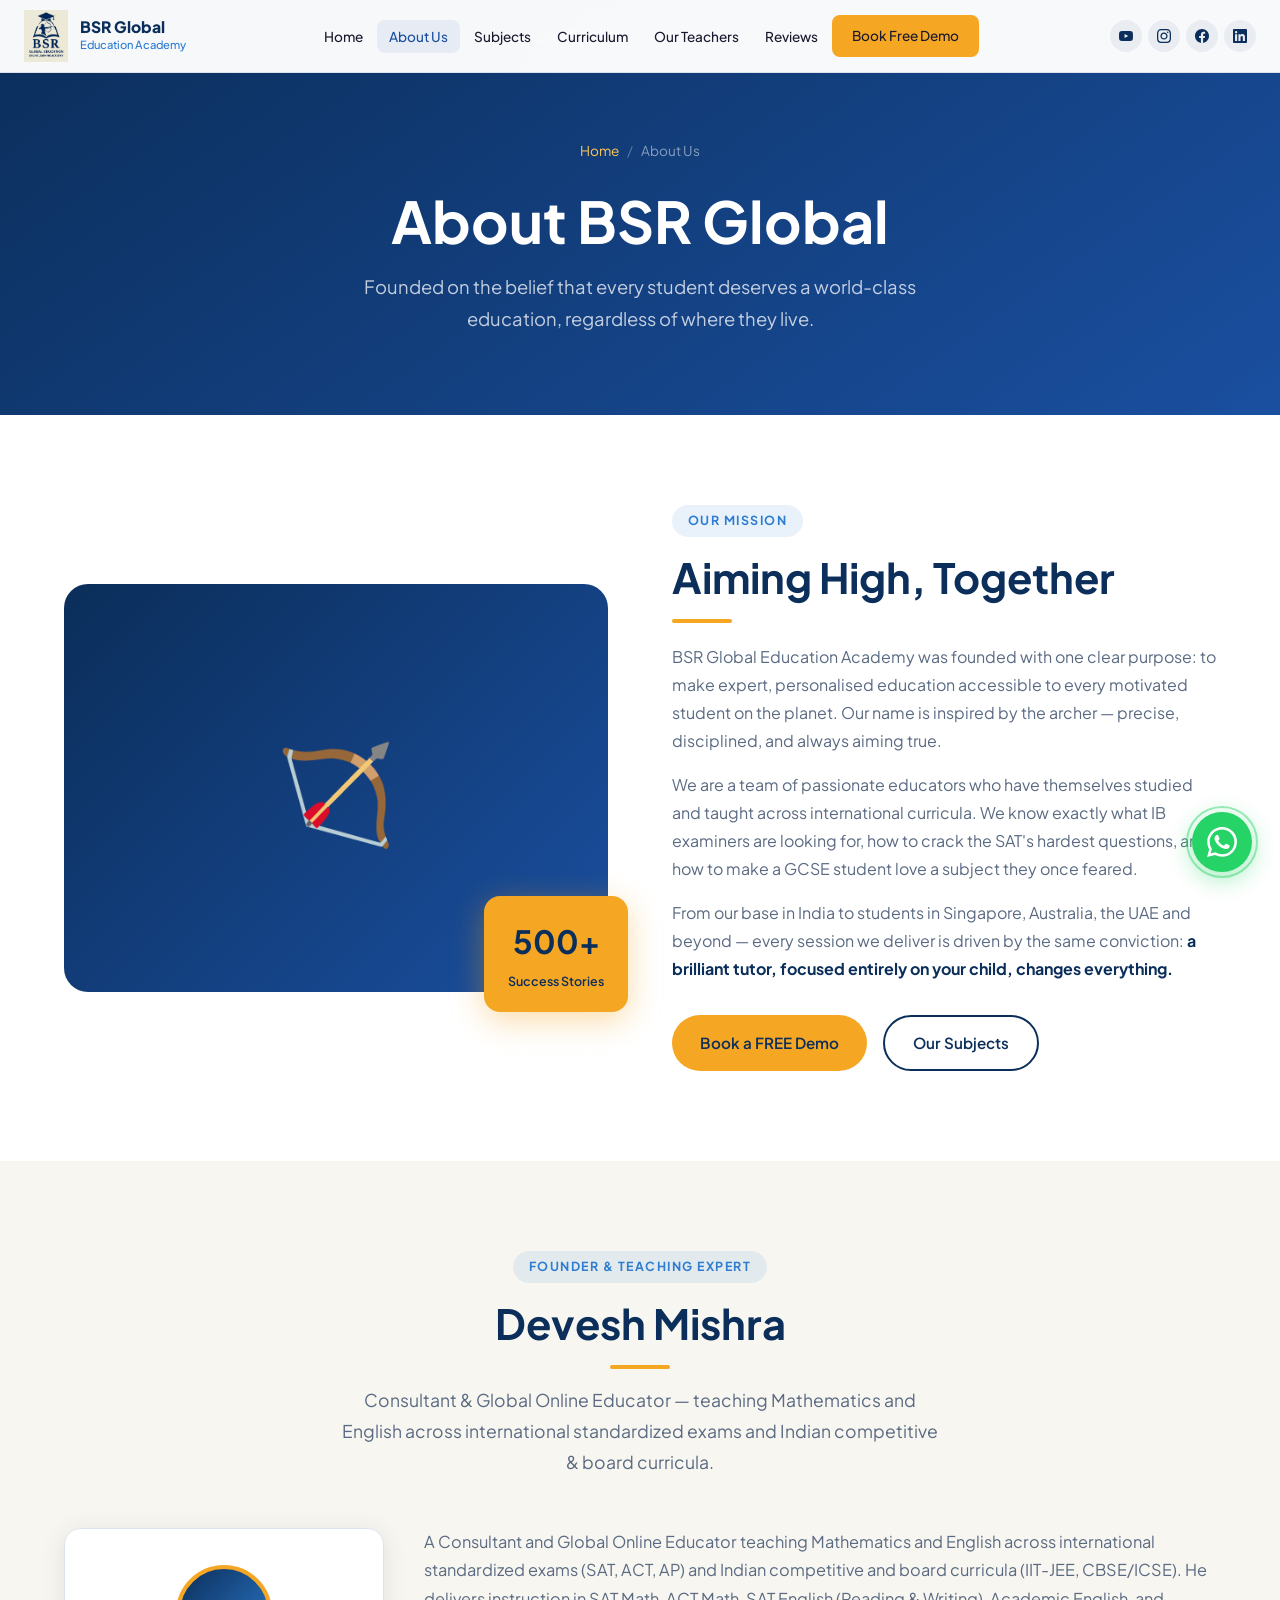
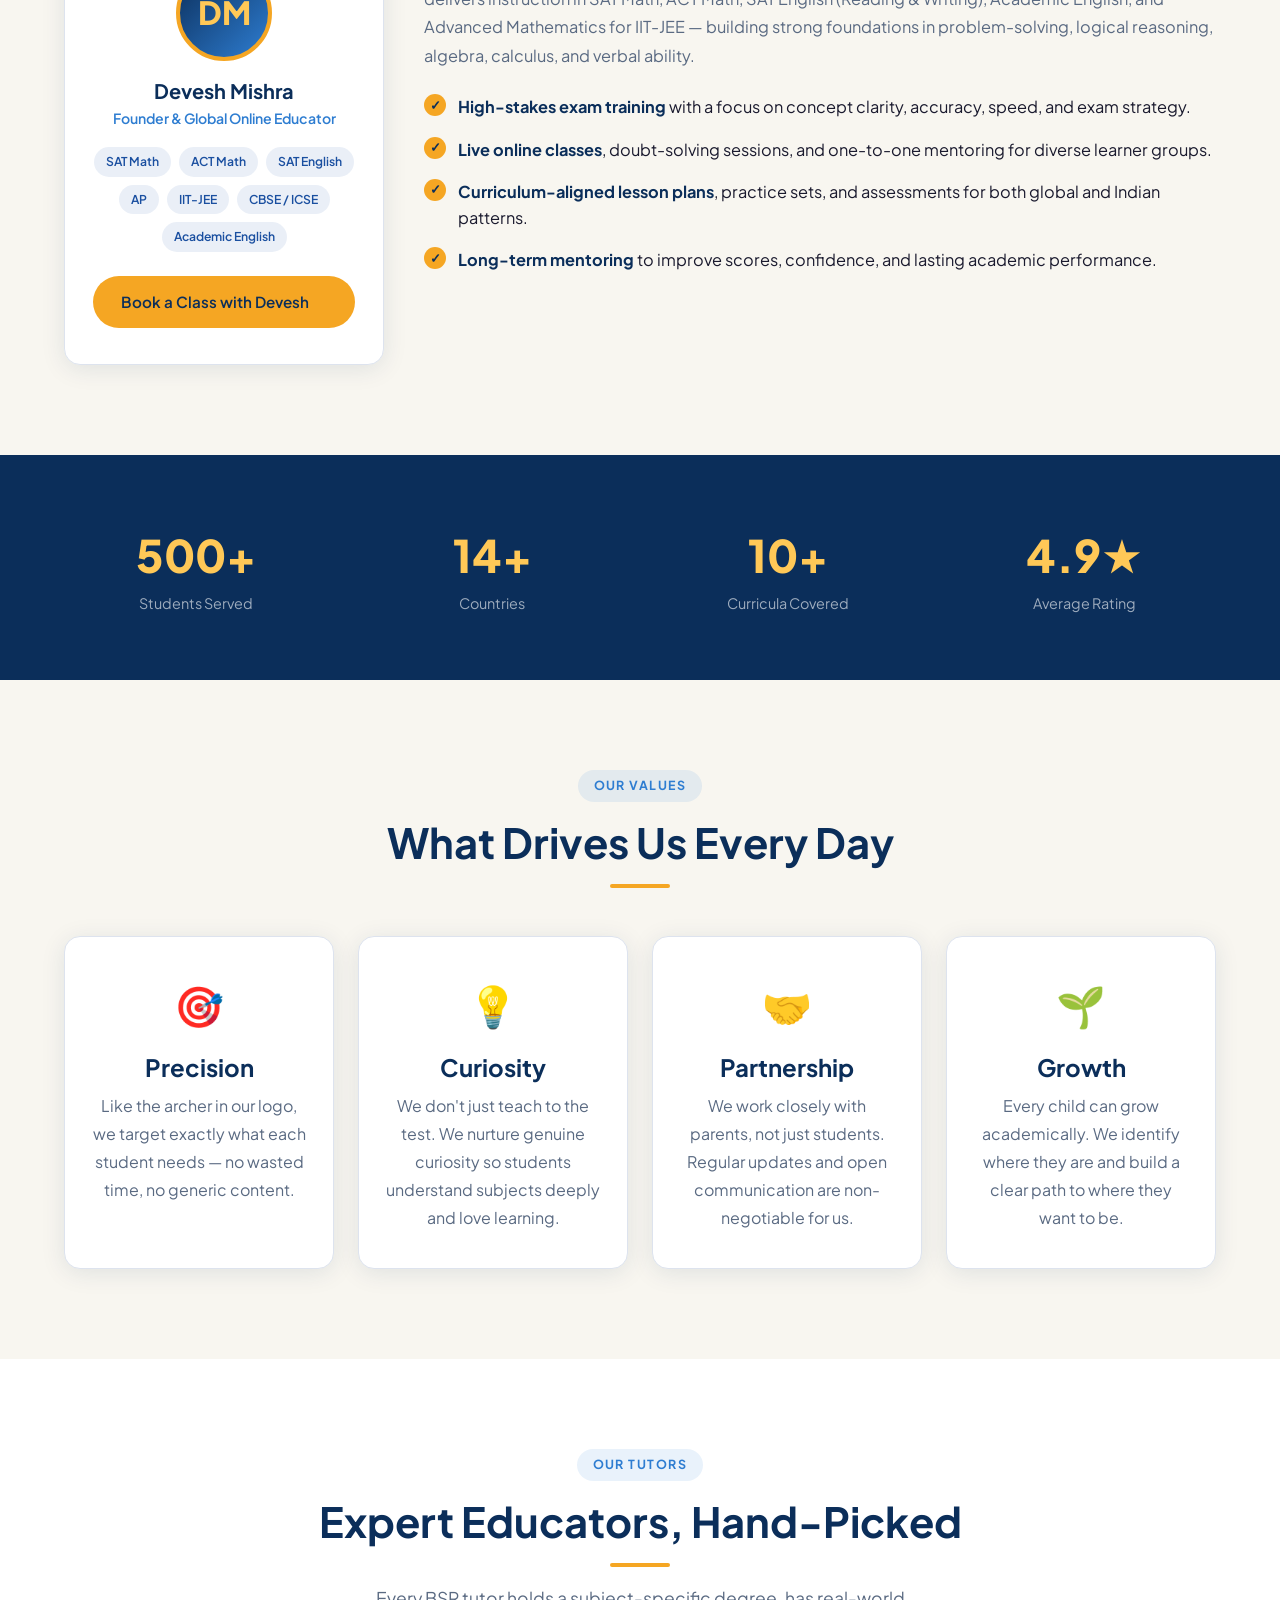
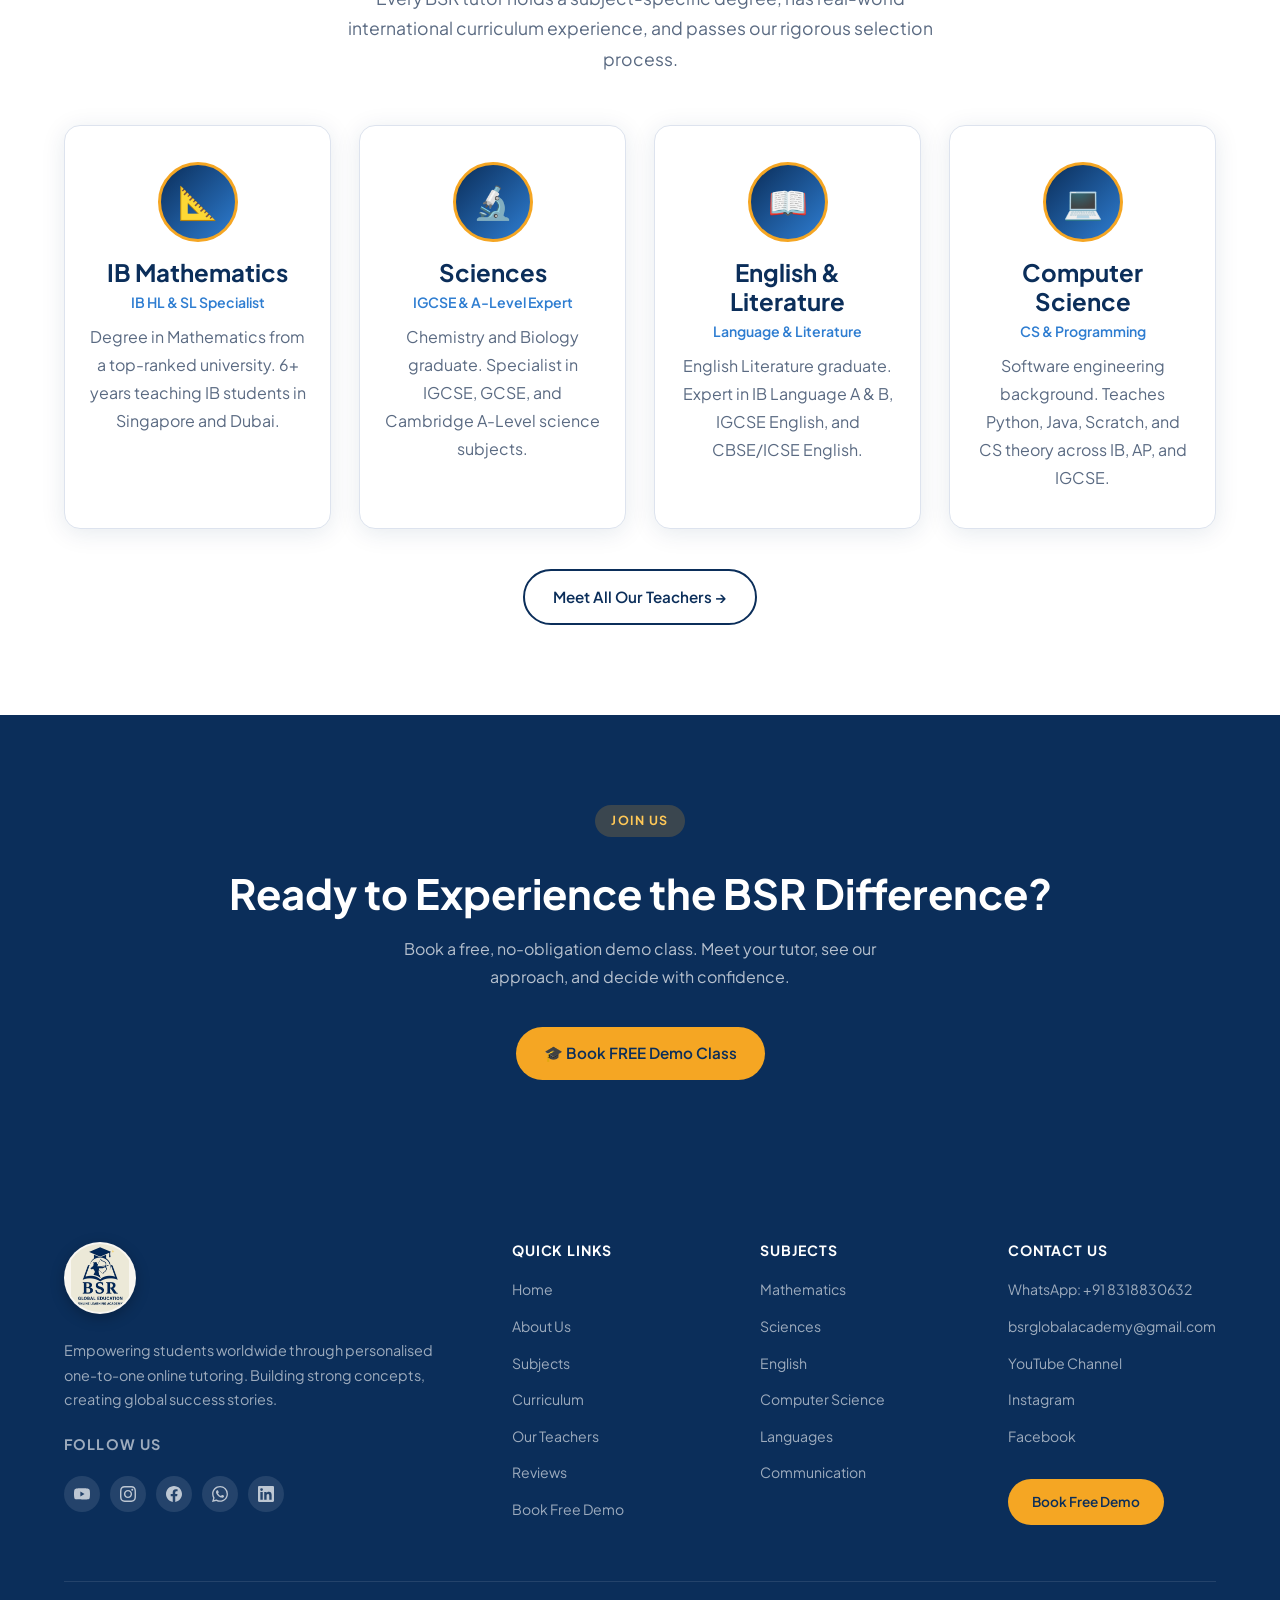
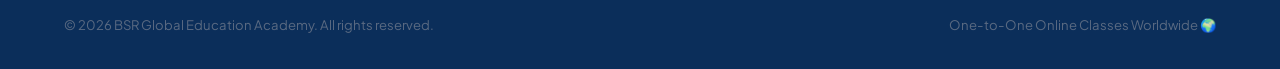
<file: about.html>
<!DOCTYPE html>
<html lang="en">
<head>
<meta charset="UTF-8">
<meta name="viewport" content="width=device-width, initial-scale=1.0">
<title>About Us | BSR Global Education Academy</title>
<meta name="description" content="Learn about BSR Global Education Academy — our mission, our tutors, and our commitment to personalised online education for students worldwide.">
<meta property="og:title" content="About BSR Global Education Academy">
<meta property="og:description" content="Founded on the belief that every student deserves world-class education. Expert tutors, proven results, 14+ countries.">
<meta property="og:type" content="website">
<link rel="icon" href="logo.jpg" type="image/jpeg">
<link href="https://fonts.googleapis.com/css2?family=Plus+Jakarta+Sans:wght@300;400;500;600;700;800&family=Lora:ital,wght@0,400;1,400&display=swap" rel="stylesheet">
<link rel="stylesheet" href="style.css">
<style>
.mission-grid { display: grid; grid-template-columns: 1fr 1fr; gap: 64px; align-items: center; }
.mission-img  { position: relative; }
.mission-img-main { width: 100%; border-radius: 24px; overflow: hidden; background: linear-gradient(135deg,var(--navy),var(--royal)); aspect-ratio:4/3; display:flex; align-items:center; justify-content:center; font-size:6rem; }
.mission-badge { position: absolute; bottom: -20px; right: -20px; background: var(--gold); border-radius: 16px; padding: 20px 24px; text-align: center; box-shadow: 0 8px 32px rgba(245,166,35,.4); }
.mission-badge strong { display: block; font-size: 2rem; color: var(--navy); }
.mission-badge span   { font-size: .78rem; color: var(--navy); font-weight: 600; }

.values-grid { display: grid; grid-template-columns: repeat(auto-fit, minmax(220px,1fr)); gap: 24px; }
.value-card { text-align: center; padding: 36px 24px; }
.value-icon { font-size: 2.5rem; margin-bottom: 16px; }
.value-card h3 { color: var(--navy); margin-bottom: 10px; }

.team-grid { display: grid; grid-template-columns: repeat(auto-fit, minmax(240px,1fr)); gap: 28px; }
.team-card { text-align: center; padding: 36px 24px; }
.team-avatar { width: 80px; height: 80px; border-radius: 50%; background: linear-gradient(135deg,var(--navy),var(--sky)); margin: 0 auto 16px; display:flex; align-items:center; justify-content:center; font-size:2rem; color:#fff; border: 3px solid var(--gold); }
.team-card h3 { color: var(--navy); margin-bottom: 4px; }
.team-card .role { color: var(--sky); font-size: .88rem; font-weight: 600; margin-bottom: 10px; }

.stats-strip { background: var(--navy); padding: 64px 0; }
.stats-inner { display: grid; grid-template-columns: repeat(4,1fr); gap: 32px; text-align: center; }
.stat-item strong { display: block; font-size: 2.8rem; font-weight: 800; color: var(--gold-light); }
.stat-item span   { color: rgba(255,255,255,.6); font-size: .9rem; }

@media (max-width:900px){
  .mission-grid { grid-template-columns:1fr; }
  .stats-inner  { grid-template-columns: repeat(2,1fr); }
}
@media (max-width:600px){
  .stats-inner { grid-template-columns: 1fr 1fr; gap: 24px; }
}
</style>
</head>
<body>

<nav id="navbar">
  <div class="nav-inner">
    <a href="index.html" class="nav-logo">
      <img src="logo.jpg" alt="BSR Global Education Academy Logo">
      <div class="nav-logo-text"><strong>BSR Global</strong><span>Education Academy</span></div>
    </a>
    <ul class="nav-links" id="navLinks">
      <li><a href="index.html">Home</a></li>
      <li><a href="about.html" class="active">About Us</a></li>
      <li><a href="subjects.html">Subjects</a></li>
      <li><a href="curriculum.html">Curriculum</a></li>
      <li><a href="teachers.html">Our Teachers</a></li>
      <li><a href="reviews.html">Reviews</a></li>
      <li><a href="demo.html" class="btn btn-primary">Book Free Demo</a></li>
    </ul>
    <div class="nav-social">
      <a href="https://www.youtube.com/@BSRGlobalEducation" target="_blank" rel="noopener" aria-label="YouTube">
        <svg viewBox="0 0 24 24"><path d="M23.498 6.186a3.016 3.016 0 0 0-2.122-2.136C19.505 3.545 12 3.545 12 3.545s-7.505 0-9.377.505A3.017 3.017 0 0 0 .502 6.186C0 8.07 0 12 0 12s0 3.93.502 5.814a3.016 3.016 0 0 0 2.122 2.136c1.871.505 9.376.505 9.376.505s7.505 0 9.377-.505a3.015 3.015 0 0 0 2.122-2.136C24 15.93 24 12 24 12s0-3.93-.502-5.814zM9.545 15.568V8.432L15.818 12l-6.273 3.568z"/></svg>
      </a>
      <a href="https://www.instagram.com/bsrglobalacademy?utm_source=qr&igsh=ejBpeWNtMnh1djho" target="_blank" rel="noopener" aria-label="Instagram">
        <svg viewBox="0 0 24 24"><path d="M12 2.163c3.204 0 3.584.012 4.85.07 3.252.148 4.771 1.691 4.919 4.919.058 1.265.069 1.645.069 4.849 0 3.205-.012 3.584-.069 4.849-.149 3.225-1.664 4.771-4.919 4.919-1.266.058-1.644.07-4.85.07-3.204 0-3.584-.012-4.849-.07-3.26-.149-4.771-1.699-4.919-4.92-.058-1.265-.07-1.644-.07-4.849 0-3.204.013-3.583.07-4.849.149-3.227 1.664-4.771 4.919-4.919 1.266-.057 1.645-.069 4.849-.069zm0-2.163c-3.259 0-3.667.014-4.947.072-4.358.2-6.78 2.618-6.98 6.98-.059 1.281-.073 1.689-.073 4.948 0 3.259.014 3.668.072 4.948.2 4.358 2.618 6.78 6.98 6.98 1.281.058 1.689.072 4.948.072 3.259 0 3.668-.014 4.948-.072 4.354-.2 6.782-2.618 6.979-6.98.059-1.28.073-1.689.073-4.948 0-3.259-.014-3.667-.072-4.947-.196-4.354-2.617-6.78-6.979-6.98-1.281-.059-1.69-.073-4.949-.073zm0 5.838c-3.403 0-6.162 2.759-6.162 6.162s2.759 6.163 6.162 6.163 6.162-2.759 6.162-6.163c0-3.403-2.759-6.162-6.162-6.162zm0 10.162c-2.209 0-4-1.79-4-4 0-2.209 1.791-4 4-4s4 1.791 4 4c0 2.21-1.791 4-4 4zm6.406-11.845c-.796 0-1.441.645-1.441 1.44s.645 1.44 1.441 1.44c.795 0 1.439-.645 1.439-1.44s-.644-1.44-1.439-1.44z"/></svg>
      </a>
      <a href="https://www.facebook.com/profile.php?id=61587389646397" target="_blank" rel="noopener" aria-label="Facebook">
        <svg viewBox="0 0 24 24"><path d="M24 12.073c0-6.627-5.373-12-12-12s-12 5.373-12 12c0 5.99 4.388 10.954 10.125 11.854v-8.385H7.078v-3.47h3.047V9.43c0-3.007 1.792-4.669 4.533-4.669 1.312 0 2.686.235 2.686.235v2.953H15.83c-1.491 0-1.956.925-1.956 1.874v2.25h3.328l-.532 3.47h-2.796v8.385C19.612 23.027 24 18.062 24 12.073z"/></svg>
      </a>
      <a href="https://www.linkedin.com/company/135284380/" target="_blank" rel="noopener" aria-label="LinkedIn">
        <svg viewBox="0 0 24 24"><path d="M20.447 20.452h-3.554v-5.569c0-1.328-.027-3.037-1.852-3.037-1.853 0-2.136 1.445-2.136 2.939v5.667H9.351V9h3.414v1.561h.046c.477-.9 1.637-1.85 3.37-1.85 3.601 0 4.267 2.37 4.267 5.455v6.286zM5.337 7.433a2.062 2.062 0 01-2.063-2.065 2.064 2.064 0 112.063 2.065zm1.782 13.019H3.555V9h3.564v11.452zM22.225 0H1.771C.792 0 0 .774 0 1.729v20.542C0 23.227.792 24 1.771 24h20.451C23.2 24 24 23.227 24 22.271V1.729C24 .774 23.2 0 22.222 0h.003z"/></svg>
      </a>
    </div>
    <button class="nav-toggle" id="navToggle"><span></span><span></span><span></span></button>
  </div>
</nav>

<div class="page-hero">
  <div class="breadcrumb"><a href="index.html">Home</a> <span>/</span> About Us</div>
  <h1>About BSR Global</h1>
  <p>Founded on the belief that every student deserves a world-class education, regardless of where they live.</p>
</div>

<section>
  <div class="container">
    <div class="mission-grid">
      <div class="mission-img">
        <div class="mission-img-main">🏹</div>
        <div class="mission-badge"><strong>500+</strong><span>Success Stories</span></div>
      </div>
      <div>
        <span class="section-label">Our Mission</span>
        <h2 class="section-title">Aiming High, Together</h2>
        <div class="gold-bar left"></div>
        <p style="margin-top:20px">BSR Global Education Academy was founded with one clear purpose: to make expert, personalised education accessible to every motivated student on the planet. Our name is inspired by the archer — precise, disciplined, and always aiming true.</p>
        <p style="margin-top:16px">We are a team of passionate educators who have themselves studied and taught across international curricula. We know exactly what IB examiners are looking for, how to crack the SAT's hardest questions, and how to make a GCSE student love a subject they once feared.</p>
        <p style="margin-top:16px">From our base in India to students in Singapore, Australia, the UAE and beyond — every session we deliver is driven by the same conviction: <strong style="color:var(--navy)">a brilliant tutor, focused entirely on your child, changes everything.</strong></p>
        <div style="margin-top:32px;display:flex;gap:16px;flex-wrap:wrap">
          <a href="demo.html" class="btn btn-primary">Book a FREE Demo</a>
          <a href="subjects.html" class="btn btn-outline">Our Subjects</a>
        </div>
      </div>
    </div>
  </div>
</section>

<!-- Founder & Teaching Expert -->
<section style="background:var(--cream)">
  <div class="container">
    <div class="text-center">
      <span class="section-label">Founder &amp; Teaching Expert</span>
      <h2 class="section-title">Devesh Mishra</h2>
      <div class="gold-bar"></div>
      <p class="section-sub" style="margin-top:16px">Consultant &amp; Global Online Educator — teaching Mathematics and English across international standardized exams and Indian competitive &amp; board curricula.</p>
    </div>
    <div class="founder-grid">
      <aside class="founder-card">
        <div class="founder-avatar">DM</div>
        <h3 class="founder-name">Devesh Mishra</h3>
        <div class="founder-role">Founder &amp; Global Online Educator</div>
        <div class="founder-tags">
          <span class="founder-tag">SAT Math</span>
          <span class="founder-tag">ACT Math</span>
          <span class="founder-tag">SAT English</span>
          <span class="founder-tag">AP</span>
          <span class="founder-tag">IIT-JEE</span>
          <span class="founder-tag">CBSE / ICSE</span>
          <span class="founder-tag">Academic English</span>
        </div>
        <a href="demo.html" class="btn btn-primary" style="margin-top:24px;width:100%">Book a Class with Devesh</a>
      </aside>
      <div class="founder-bio">
        <p>A Consultant and Global Online Educator teaching Mathematics and English across international standardized exams (SAT, ACT, AP) and Indian competitive and board curricula (IIT-JEE, CBSE/ICSE). He delivers instruction in SAT Math, ACT Math, SAT English (Reading &amp; Writing), Academic English, and Advanced Mathematics for IIT-JEE — building strong foundations in problem-solving, logical reasoning, algebra, calculus, and verbal ability.</p>
        <ul class="founder-list">
          <li><strong>High-stakes exam training</strong> with a focus on concept clarity, accuracy, speed, and exam strategy.</li>
          <li><strong>Live online classes</strong>, doubt-solving sessions, and one-to-one mentoring for diverse learner groups.</li>
          <li><strong>Curriculum-aligned lesson plans</strong>, practice sets, and assessments for both global and Indian patterns.</li>
          <li><strong>Long-term mentoring</strong> to improve scores, confidence, and lasting academic performance.</li>
        </ul>
      </div>
    </div>
  </div>
</section>

<div class="stats-strip">
  <div class="container">
    <div class="stats-inner">
      <div class="stat-item"><strong>500+</strong><span>Students Served</span></div>
      <div class="stat-item"><strong>14+</strong><span>Countries</span></div>
      <div class="stat-item"><strong>10+</strong><span>Curricula Covered</span></div>
      <div class="stat-item"><strong>4.9★</strong><span>Average Rating</span></div>
    </div>
  </div>
</div>

<section style="background:var(--cream)">
  <div class="container">
    <div class="text-center">
      <span class="section-label">Our Values</span>
      <h2 class="section-title">What Drives Us Every Day</h2>
      <div class="gold-bar"></div>
    </div>
    <div class="values-grid" style="margin-top:48px">
      <div class="card value-card"><div class="value-icon">🎯</div><h3>Precision</h3><p>Like the archer in our logo, we target exactly what each student needs — no wasted time, no generic content.</p></div>
      <div class="card value-card"><div class="value-icon">💡</div><h3>Curiosity</h3><p>We don't just teach to the test. We nurture genuine curiosity so students understand subjects deeply and love learning.</p></div>
      <div class="card value-card"><div class="value-icon">🤝</div><h3>Partnership</h3><p>We work closely with parents, not just students. Regular updates and open communication are non-negotiable for us.</p></div>
      <div class="card value-card"><div class="value-icon">🌱</div><h3>Growth</h3><p>Every child can grow academically. We identify where they are and build a clear path to where they want to be.</p></div>
    </div>
  </div>
</section>

<section>
  <div class="container">
    <div class="text-center">
      <span class="section-label">Our Tutors</span>
      <h2 class="section-title">Expert Educators, Hand-Picked</h2>
      <div class="gold-bar"></div>
      <p class="section-sub" style="margin-top:16px">Every BSR tutor holds a subject-specific degree, has real-world international curriculum experience, and passes our rigorous selection process.</p>
    </div>
    <div class="team-grid" style="margin-top:48px">
      <div class="card team-card"><div class="team-avatar">📐</div><h3>IB Mathematics</h3><div class="role">IB HL & SL Specialist</div><p>Degree in Mathematics from a top-ranked university. 6+ years teaching IB students in Singapore and Dubai.</p></div>
      <div class="card team-card"><div class="team-avatar">🔬</div><h3>Sciences</h3><div class="role">IGCSE & A-Level Expert</div><p>Chemistry and Biology graduate. Specialist in IGCSE, GCSE, and Cambridge A-Level science subjects.</p></div>
      <div class="card team-card"><div class="team-avatar">📖</div><h3>English & Literature</h3><div class="role">Language & Literature</div><p>English Literature graduate. Expert in IB Language A & B, IGCSE English, and CBSE/ICSE English.</p></div>
      <div class="card team-card"><div class="team-avatar">💻</div><h3>Computer Science</h3><div class="role">CS & Programming</div><p>Software engineering background. Teaches Python, Java, Scratch, and CS theory across IB, AP, and IGCSE.</p></div>
    </div>
    <div class="text-center" style="margin-top:40px">
      <a href="teachers.html" class="btn btn-outline">Meet All Our Teachers →</a>
    </div>
  </div>
</section>

<section style="background:var(--navy);color:#fff;text-align:center">
  <div class="container">
    <span class="section-label" style="background:rgba(245,166,35,.2);color:var(--gold-light)">Join Us</span>
    <h2 style="color:#fff;margin:16px 0">Ready to Experience the BSR Difference?</h2>
    <p style="color:rgba(255,255,255,.7);max-width:540px;margin:0 auto 36px">Book a free, no-obligation demo class. Meet your tutor, see our approach, and decide with confidence.</p>
    <a href="demo.html" class="btn btn-primary">🎓 Book FREE Demo Class</a>
  </div>
</section>

<footer>
  <div class="container">
    <div class="footer-grid">
      <div class="footer-brand">
        <img src="logo.jpg" alt="BSR Global Education Academy">
        <p>Empowering students worldwide through personalised one-to-one online tutoring. Building strong concepts, creating global success stories.</p>
        <p class="follow-us-label">Follow Us</p>
        <div class="footer-social-row">
          <a href="https://www.youtube.com/@BSRGlobalEducation" target="_blank" rel="noopener" aria-label="YouTube" class="footer-social-icon youtube"><svg viewBox="0 0 24 24"><path d="M23.498 6.186a3.016 3.016 0 0 0-2.122-2.136C19.505 3.545 12 3.545 12 3.545s-7.505 0-9.377.505A3.017 3.017 0 0 0 .502 6.186C0 8.07 0 12 0 12s0 3.93.502 5.814a3.016 3.016 0 0 0 2.122 2.136c1.871.505 9.376.505 9.376.505s7.505 0 9.377-.505a3.015 3.015 0 0 0 2.122-2.136C24 15.93 24 12 24 12s0-3.93-.502-5.814zM9.545 15.568V8.432L15.818 12l-6.273 3.568z"/></svg></a>
          <a href="https://www.instagram.com/bsrglobalacademy?utm_source=qr&igsh=ejBpeWNtMnh1djho" target="_blank" rel="noopener" aria-label="Instagram" class="footer-social-icon instagram"><svg viewBox="0 0 24 24"><path d="M12 2.163c3.204 0 3.584.012 4.85.07 3.252.148 4.771 1.691 4.919 4.919.058 1.265.069 1.645.069 4.849 0 3.205-.012 3.584-.069 4.849-.149 3.225-1.664 4.771-4.919 4.919-1.266.058-1.644.07-4.85.07-3.204 0-3.584-.012-4.849-.07-3.26-.149-4.771-1.699-4.919-4.92-.058-1.265-.07-1.644-.07-4.849 0-3.204.013-3.583.07-4.849.149-3.227 1.664-4.771 4.919-4.919 1.266-.057 1.645-.069 4.849-.069zm0-2.163c-3.259 0-3.667.014-4.947.072-4.358.2-6.78 2.618-6.98 6.98-.059 1.281-.073 1.689-.073 4.948 0 3.259.014 3.668.072 4.948.2 4.358 2.618 6.78 6.98 6.98 1.281.058 1.689.072 4.948.072 3.259 0 3.668-.014 4.948-.072 4.354-.2 6.782-2.618 6.979-6.98.059-1.28.073-1.689.073-4.948 0-3.259-.014-3.667-.072-4.947-.196-4.354-2.617-6.78-6.979-6.98-1.281-.059-1.69-.073-4.949-.073zm0 5.838c-3.403 0-6.162 2.759-6.162 6.162s2.759 6.163 6.162 6.163 6.162-2.759 6.162-6.163c0-3.403-2.759-6.162-6.162-6.162zm0 10.162c-2.209 0-4-1.79-4-4 0-2.209 1.791-4 4-4s4 1.791 4 4c0 2.21-1.791 4-4 4zm6.406-11.845c-.796 0-1.441.645-1.441 1.44s.645 1.44 1.441 1.44c.795 0 1.439-.645 1.439-1.44s-.644-1.44-1.439-1.44z"/></svg></a>
          <a href="https://www.facebook.com/profile.php?id=61587389646397" target="_blank" rel="noopener" aria-label="Facebook" class="footer-social-icon facebook"><svg viewBox="0 0 24 24"><path d="M24 12.073c0-6.627-5.373-12-12-12s-12 5.373-12 12c0 5.99 4.388 10.954 10.125 11.854v-8.385H7.078v-3.47h3.047V9.43c0-3.007 1.792-4.669 4.533-4.669 1.312 0 2.686.235 2.686.235v2.953H15.83c-1.491 0-1.956.925-1.956 1.874v2.25h3.328l-.532 3.47h-2.796v8.385C19.612 23.027 24 18.062 24 12.073z"/></svg></a>
          <a href="https://wa.me/918318830632?text=Hello%20BSR%20Global%20Academy%2C%20I%20would%20like%20to%20know%20more%20about%20your%20tutoring%20programs%20and%20free%20demo%20classes." target="_blank" rel="noopener" aria-label="WhatsApp" class="footer-social-icon whatsapp"><svg viewBox="0 0 24 24"><path d="M17.472 14.382c-.297-.149-1.758-.867-2.03-.967-.273-.099-.471-.148-.67.15-.197.297-.767.966-.94 1.164-.173.199-.347.223-.644.075-.297-.15-1.255-.463-2.39-1.475-.883-.788-1.48-1.761-1.653-2.059-.173-.297-.018-.458.13-.606.134-.133.298-.347.446-.52.149-.174.198-.298.298-.497.099-.198.05-.371-.025-.52-.075-.149-.669-1.612-.916-2.207-.242-.579-.487-.5-.669-.51-.173-.008-.371-.01-.57-.01-.198 0-.52.074-.792.372-.272.297-1.04 1.016-1.04 2.479 0 1.462 1.065 2.875 1.213 3.074.149.198 2.096 3.2 5.077 4.487.709.306 1.262.489 1.694.625.712.227 1.36.195 1.871.118.571-.085 1.758-.719 2.006-1.413.248-.694.248-1.289.173-1.413-.074-.124-.272-.198-.57-.347m-5.421 7.403h-.004a9.87 9.87 0 01-5.031-1.378l-.361-.214-3.741.982.998-3.648-.235-.374a9.86 9.86 0 01-1.51-5.26c.001-5.45 4.436-9.884 9.888-9.884 2.64 0 5.122 1.03 6.988 2.898a9.825 9.825 0 012.893 6.994c-.003 5.45-4.437 9.884-9.885 9.884m8.413-18.297A11.815 11.815 0 0012.05 0C5.495 0 .16 5.335.157 11.892c0 2.096.547 4.142 1.588 5.945L.057 24l6.305-1.654a11.882 11.882 0 005.683 1.448h.005c6.554 0 11.89-5.335 11.893-11.893a11.821 11.821 0 00-3.48-8.413z"/></svg></a>
          <a href="https://www.linkedin.com/company/135284380/" target="_blank" rel="noopener" aria-label="LinkedIn" class="footer-social-icon linkedin">
            <svg viewBox="0 0 24 24"><path d="M20.447 20.452h-3.554v-5.569c0-1.328-.027-3.037-1.852-3.037-1.853 0-2.136 1.445-2.136 2.939v5.667H9.351V9h3.414v1.561h.046c.477-.9 1.637-1.85 3.37-1.85 3.601 0 4.267 2.37 4.267 5.455v6.286zM5.337 7.433a2.062 2.062 0 01-2.063-2.065 2.064 2.064 0 112.063 2.065zm1.782 13.019H3.555V9h3.564v11.452zM22.225 0H1.771C.792 0 0 .774 0 1.729v20.542C0 23.227.792 24 1.771 24h20.451C23.2 24 24 23.227 24 22.271V1.729C24 .774 23.2 0 22.222 0h.003z"/></svg>
          </a>
        </div>
      </div>
      <div class="footer-col"><h4>Quick Links</h4><ul><li><a href="index.html">Home</a></li><li><a href="about.html">About Us</a></li><li><a href="subjects.html">Subjects</a></li><li><a href="curriculum.html">Curriculum</a></li><li><a href="teachers.html">Our Teachers</a></li><li><a href="reviews.html">Reviews</a></li><li><a href="demo.html">Book Free Demo</a></li></ul></div>
      <div class="footer-col"><h4>Subjects</h4><ul><li><a href="subjects.html">Mathematics</a></li><li><a href="subjects.html">Sciences</a></li><li><a href="subjects.html">English</a></li><li><a href="subjects.html">Computer Science</a></li><li><a href="subjects.html">Languages</a></li><li><a href="subjects.html">Communication</a></li></ul></div>
      <div class="footer-col"><h4>Contact Us</h4><ul><li><a href="https://wa.me/918318830632?text=Hello%20BSR%20Global%20Academy%2C%20I%20would%20like%20to%20know%20more%20about%20your%20tutoring%20programs%20and%20free%20demo%20classes.">WhatsApp: +91 8318830632</a></li><li><a href="mailto:bsrglobalacademy@gmail.com">bsrglobalacademy@gmail.com</a></li><li><a href="https://www.youtube.com/@BSRGlobalEducation" target="_blank" rel="noopener">YouTube Channel</a></li><li><a href="https://www.instagram.com/bsrglobalacademy?utm_source=qr&igsh=ejBpeWNtMnh1djho" target="_blank" rel="noopener">Instagram</a></li><li><a href="https://www.facebook.com/profile.php?id=61587389646397" target="_blank" rel="noopener">Facebook</a></li></ul><a href="demo.html" class="btn btn-primary" style="margin-top:20px;font-size:.85rem;padding:12px 24px">Book Free Demo</a></div>
    </div>
    <div class="footer-bottom"><p>© 2026 BSR Global Education Academy. All rights reserved.</p><p>One-to-One Online Classes Worldwide 🌍</p></div>
  </div>
</footer>

<a href="https://wa.me/918318830632?text=Hello%20BSR%20Global%20Academy%2C%20I%20would%20like%20to%20know%20more%20about%20your%20tutoring%20programs%20and%20free%20demo%20classes." class="whatsapp-fab" target="_blank" rel="noopener" aria-label="Chat on WhatsApp">
  <svg viewBox="0 0 24 24"><path d="M17.472 14.382c-.297-.149-1.758-.867-2.03-.967-.273-.099-.471-.148-.67.15-.197.297-.767.966-.94 1.164-.173.199-.347.223-.644.075-.297-.15-1.255-.463-2.39-1.475-.883-.788-1.48-1.761-1.653-2.059-.173-.297-.018-.458.13-.606.134-.133.298-.347.446-.52.149-.174.198-.298.298-.497.099-.198.05-.371-.025-.52-.075-.149-.669-1.612-.916-2.207-.242-.579-.487-.5-.669-.51-.173-.008-.371-.01-.57-.01-.198 0-.52.074-.792.372-.272.297-1.04 1.016-1.04 2.479 0 1.462 1.065 2.875 1.213 3.074.149.198 2.096 3.2 5.077 4.487.709.306 1.262.489 1.694.625.712.227 1.36.195 1.871.118.571-.085 1.758-.719 2.006-1.413.248-.694.248-1.289.173-1.413-.074-.124-.272-.198-.57-.347m-5.421 7.403h-.004a9.87 9.87 0 01-5.031-1.378l-.361-.214-3.741.982.998-3.648-.235-.374a9.86 9.86 0 01-1.51-5.26c.001-5.45 4.436-9.884 9.888-9.884 2.64 0 5.122 1.03 6.988 2.898a9.825 9.825 0 012.893 6.994c-.003 5.45-4.437 9.884-9.885 9.884m8.413-18.297A11.815 11.815 0 0012.05 0C5.495 0 .16 5.335.157 11.892c0 2.096.547 4.142 1.588 5.945L.057 24l6.305-1.654a11.882 11.882 0 005.683 1.448h.005c6.554 0 11.89-5.335 11.893-11.893a11.821 11.821 0 00-3.48-8.413z"/></svg>
</a>
<script>
const nav=document.getElementById('navbar');
window.addEventListener('scroll',()=>{nav.style.boxShadow=window.scrollY>20?'0 4px 24px rgba(0,0,0,.1)':'none';});
document.getElementById('navToggle').addEventListener('click',()=>document.getElementById('navLinks').classList.toggle('open'));
</script>
</body>
</html>
</file>
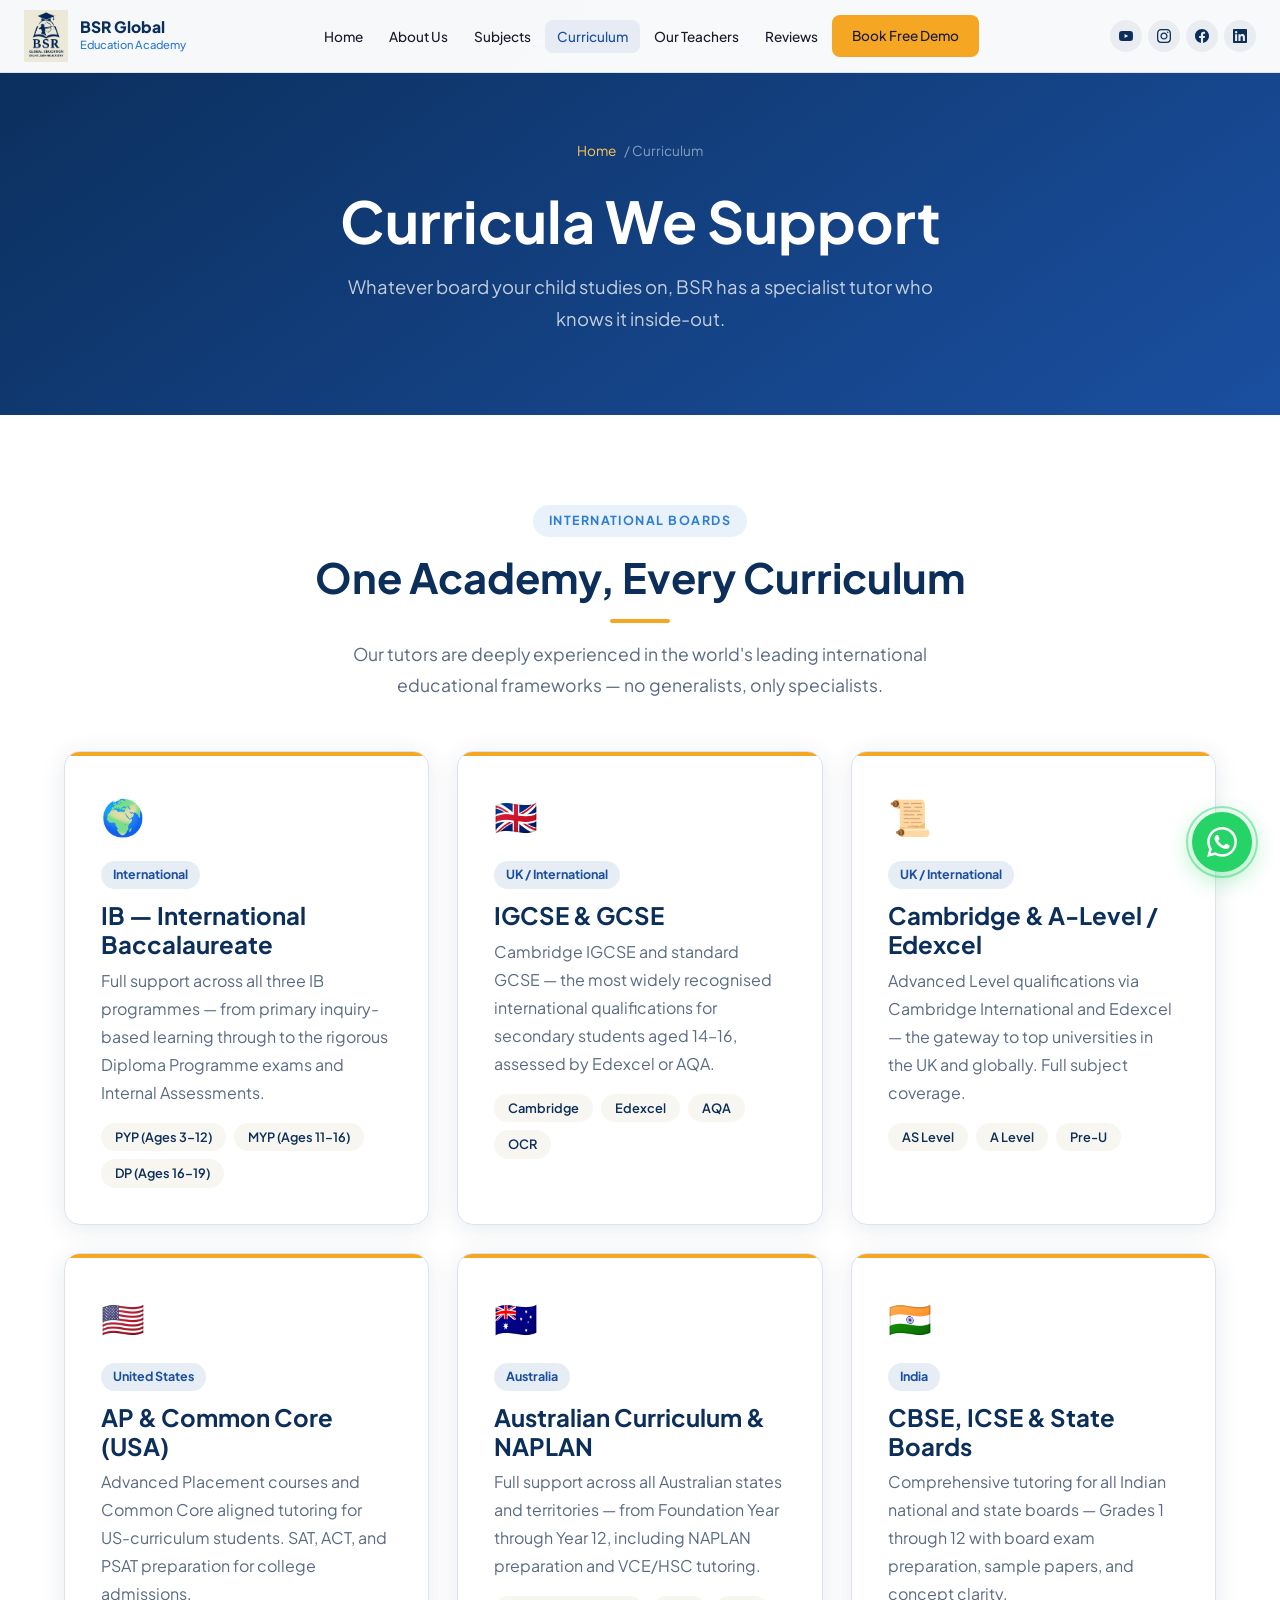
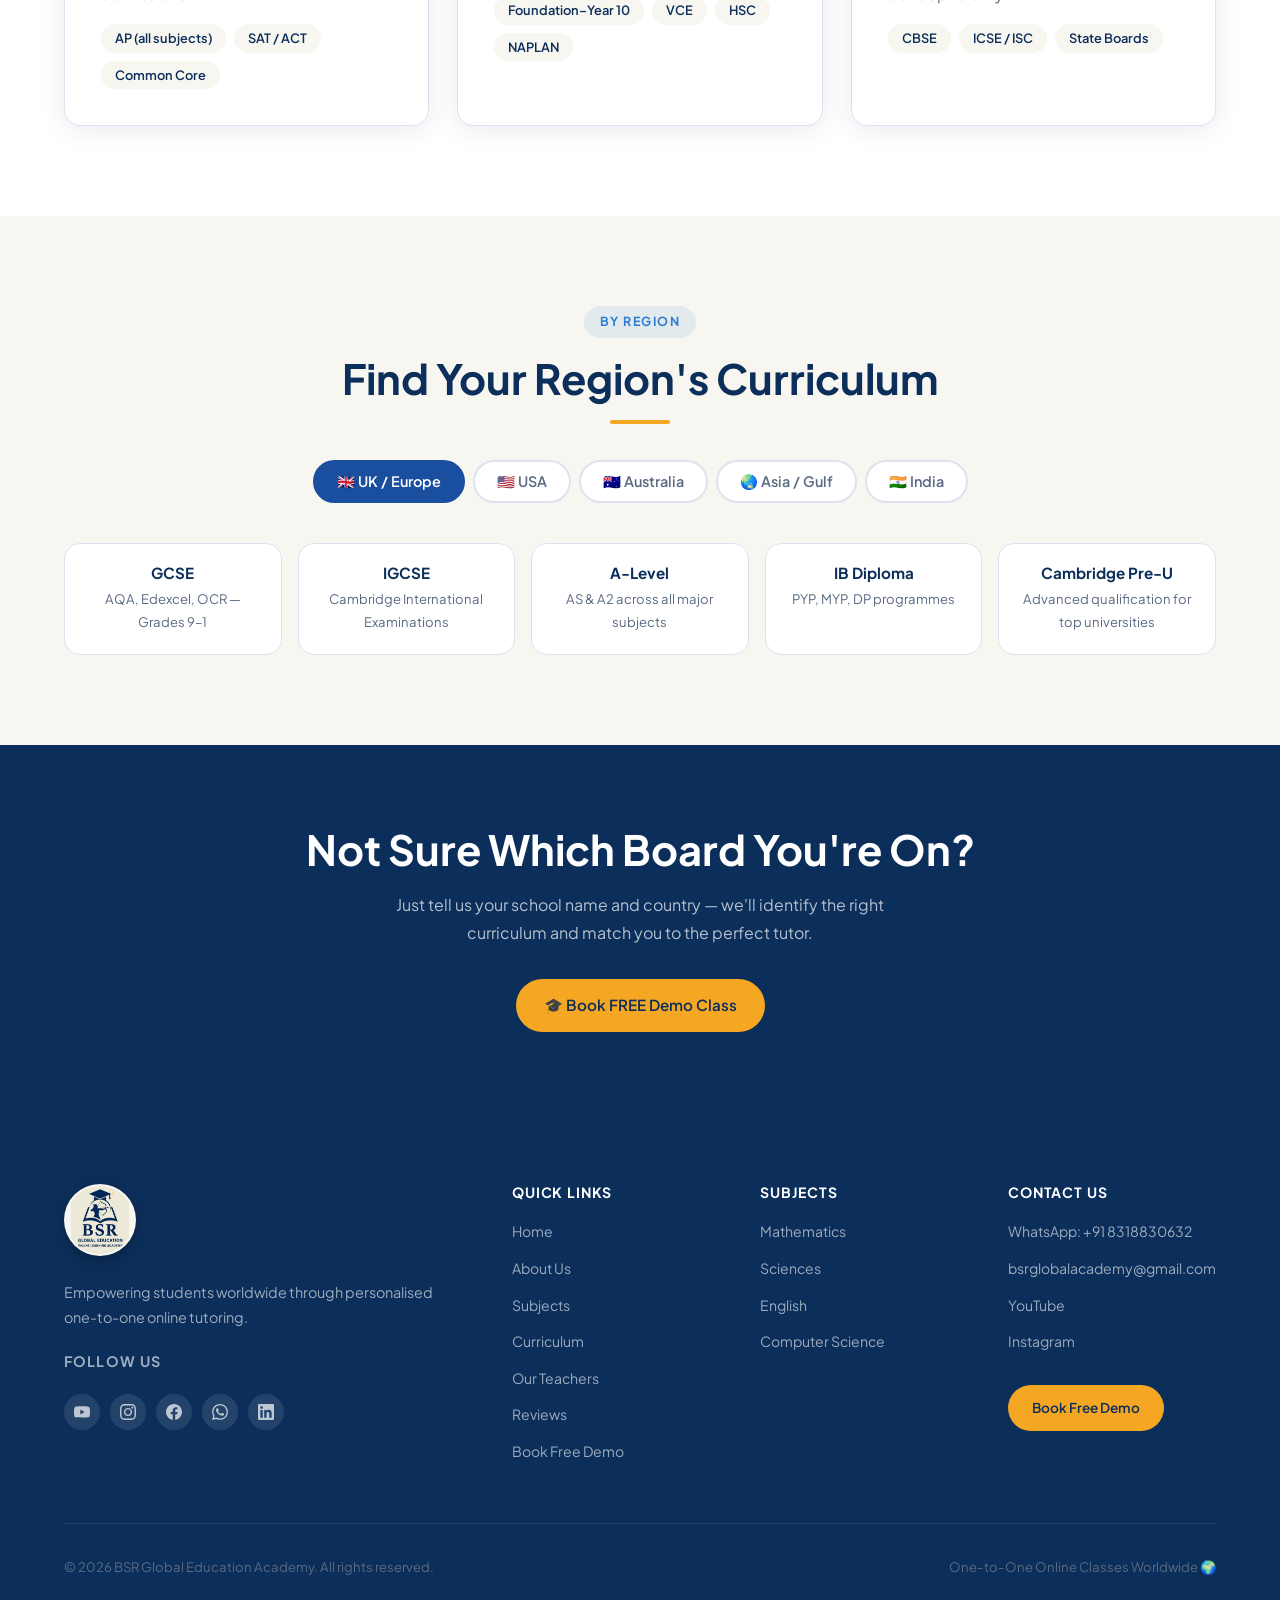
<file: curriculum.html>
<!DOCTYPE html>
<html lang="en">
<head>
<meta charset="UTF-8">
<meta name="viewport" content="width=device-width, initial-scale=1.0">
<title>Curriculum | BSR Global Education Academy</title>
<meta name="description" content="BSR supports IB, IGCSE, GCSE, Cambridge, Edexcel, AP, Australian Curriculum, CBSE, ICSE and more. Expert tutors for every international board.">
<link rel="icon" href="logo.jpg" type="image/jpeg">
<link href="https://fonts.googleapis.com/css2?family=Plus+Jakarta+Sans:wght@300;400;500;600;700;800&family=Lora:ital,wght@0,400;1,400&display=swap" rel="stylesheet">
<link rel="stylesheet" href="style.css">
<style>
.page-hero { background:linear-gradient(145deg,#0B2E5A 0%,#1A4FA0 100%); padding:140px 0 80px; text-align:center; color:#fff; }
.page-hero h1 { color:#fff; margin-bottom:16px; }
.page-hero p  { color:rgba(255,255,255,.75); font-size:1.15rem; max-width:600px; margin:0 auto; }
.breadcrumb { display:flex; justify-content:center; gap:8px; font-size:.85rem; color:rgba(255,255,255,.5); margin-bottom:24px; }
.breadcrumb a { color:var(--gold-light); text-decoration:none; }

.curr-grid { display:grid; grid-template-columns:repeat(auto-fit,minmax(320px,1fr)); gap:28px; }
.curr-card { padding:36px; position:relative; overflow:hidden; }
.curr-card::before { content:''; position:absolute; top:0; left:0; right:0; height:4px; background:var(--gold); }
.curr-flag { font-size:2.2rem; margin-bottom:16px; }
.curr-card h3 { color:var(--navy); margin-bottom:8px; }
.curr-badge { display:inline-block; background:rgba(26,79,160,.1); color:var(--royal); font-size:.78rem; font-weight:700; padding:4px 12px; border-radius:50px; margin-bottom:12px; }
.curr-levels { display:flex; gap:8px; flex-wrap:wrap; margin-top:16px; }
.level-pill { background:var(--cream); border-radius:50px; padding:4px 14px; font-size:.8rem; font-weight:600; color:var(--navy); }

.region-section { background:var(--cream); }
.region-tabs { display:flex; gap:8px; justify-content:center; flex-wrap:wrap; margin-bottom:40px; }
.rtab { padding:10px 22px; border-radius:50px; border:2px solid var(--border); background:#fff; cursor:pointer; font-weight:600; font-size:.9rem; color:var(--muted); transition:var(--transition); font-family:inherit; }
.rtab:hover, .rtab.active { background:var(--royal); border-color:var(--royal); color:#fff; }
.region-panel { display:none; }
.region-panel.active { display:grid; grid-template-columns:repeat(auto-fit,minmax(200px,1fr)); gap:16px; }
.region-card { background:#fff; border-radius:16px; padding:20px; border:1px solid var(--border); text-align:center; }
.region-card h4 { color:var(--navy); margin-bottom:6px; font-size:.95rem; }
.region-card p { font-size:.82rem; }
</style>
</head>
<body>

<nav id="navbar">
  <div class="nav-inner">
    <a href="index.html" class="nav-logo">
      <img src="logo.jpg" alt="BSR Global Education Academy Logo">
      <div class="nav-logo-text"><strong>BSR Global</strong><span>Education Academy</span></div>
    </a>
    <ul class="nav-links" id="navLinks">
      <li><a href="index.html">Home</a></li>
      <li><a href="about.html">About Us</a></li>
      <li><a href="subjects.html">Subjects</a></li>
      <li><a href="curriculum.html" class="active">Curriculum</a></li>
      <li><a href="teachers.html">Our Teachers</a></li>
      <li><a href="reviews.html">Reviews</a></li>
      <li><a href="demo.html" class="btn btn-primary">Book Free Demo</a></li>
    </ul>
    <div class="nav-social">
      <a href="https://www.youtube.com/@BSRGlobalEducation" target="_blank" rel="noopener" aria-label="YouTube"><svg viewBox="0 0 24 24"><path d="M23.498 6.186a3.016 3.016 0 0 0-2.122-2.136C19.505 3.545 12 3.545 12 3.545s-7.505 0-9.377.505A3.017 3.017 0 0 0 .502 6.186C0 8.07 0 12 0 12s0 3.93.502 5.814a3.016 3.016 0 0 0 2.122 2.136c1.871.505 9.376.505 9.376.505s7.505 0 9.377-.505a3.015 3.015 0 0 0 2.122-2.136C24 15.93 24 12 24 12s0-3.93-.502-5.814zM9.545 15.568V8.432L15.818 12l-6.273 3.568z"/></svg></a>
      <a href="https://www.instagram.com/bsrglobalacademy?utm_source=qr&igsh=ejBpeWNtMnh1djho" target="_blank" rel="noopener" aria-label="Instagram"><svg viewBox="0 0 24 24"><path d="M12 2.163c3.204 0 3.584.012 4.85.07 3.252.148 4.771 1.691 4.919 4.919.058 1.265.069 1.645.069 4.849 0 3.205-.012 3.584-.069 4.849-.149 3.225-1.664 4.771-4.919 4.919-1.266.058-1.644.07-4.85.07-3.204 0-3.584-.012-4.849-.07-3.26-.149-4.771-1.699-4.919-4.92-.058-1.265-.07-1.644-.07-4.849 0-3.204.013-3.583.07-4.849.149-3.227 1.664-4.771 4.919-4.919 1.266-.057 1.645-.069 4.849-.069zm0-2.163c-3.259 0-3.667.014-4.947.072-4.358.2-6.78 2.618-6.98 6.98-.059 1.281-.073 1.689-.073 4.948 0 3.259.014 3.668.072 4.948.2 4.358 2.618 6.78 6.98 6.98 1.281.058 1.689.072 4.948.072 3.259 0 3.668-.014 4.948-.072 4.354-.2 6.782-2.618 6.979-6.98.059-1.28.073-1.689.073-4.948 0-3.259-.014-3.667-.072-4.947-.196-4.354-2.617-6.78-6.979-6.98-1.281-.059-1.69-.073-4.949-.073zm0 5.838c-3.403 0-6.162 2.759-6.162 6.162s2.759 6.163 6.162 6.163 6.162-2.759 6.162-6.163c0-3.403-2.759-6.162-6.162-6.162zm0 10.162c-2.209 0-4-1.79-4-4 0-2.209 1.791-4 4-4s4 1.791 4 4c0 2.21-1.791 4-4 4zm6.406-11.845c-.796 0-1.441.645-1.441 1.44s.645 1.44 1.441 1.44c.795 0 1.439-.645 1.439-1.44s-.644-1.44-1.439-1.44z"/></svg></a>
      <a href="https://www.facebook.com/profile.php?id=61587389646397" target="_blank" rel="noopener" aria-label="Facebook"><svg viewBox="0 0 24 24"><path d="M24 12.073c0-6.627-5.373-12-12-12s-12 5.373-12 12c0 5.99 4.388 10.954 10.125 11.854v-8.385H7.078v-3.47h3.047V9.43c0-3.007 1.792-4.669 4.533-4.669 1.312 0 2.686.235 2.686.235v2.953H15.83c-1.491 0-1.956.925-1.956 1.874v2.25h3.328l-.532 3.47h-2.796v8.385C19.612 23.027 24 18.062 24 12.073z"/></svg></a>
      <a href="https://www.linkedin.com/company/135284380/" target="_blank" rel="noopener" aria-label="LinkedIn">
        <svg viewBox="0 0 24 24"><path d="M20.447 20.452h-3.554v-5.569c0-1.328-.027-3.037-1.852-3.037-1.853 0-2.136 1.445-2.136 2.939v5.667H9.351V9h3.414v1.561h.046c.477-.9 1.637-1.85 3.37-1.85 3.601 0 4.267 2.37 4.267 5.455v6.286zM5.337 7.433a2.062 2.062 0 01-2.063-2.065 2.064 2.064 0 112.063 2.065zm1.782 13.019H3.555V9h3.564v11.452zM22.225 0H1.771C.792 0 0 .774 0 1.729v20.542C0 23.227.792 24 1.771 24h20.451C23.2 24 24 23.227 24 22.271V1.729C24 .774 23.2 0 22.222 0h.003z"/></svg>
      </a>
    </div>
    <button class="nav-toggle" id="navToggle"><span></span><span></span><span></span></button>
  </div>
</nav>

<div class="page-hero">
  <div class="breadcrumb"><a href="index.html">Home</a> / Curriculum</div>
  <h1>Curricula We Support</h1>
  <p>Whatever board your child studies on, BSR has a specialist tutor who knows it inside-out.</p>
</div>

<section>
  <div class="container">
    <div class="text-center">
      <span class="section-label">International Boards</span>
      <h2 class="section-title">One Academy, Every Curriculum</h2>
      <div class="gold-bar"></div>
      <p class="section-sub" style="margin-top:16px">Our tutors are deeply experienced in the world's leading international educational frameworks — no generalists, only specialists.</p>
    </div>
    <div class="curr-grid" style="margin-top:48px">
      <div class="card curr-card">
        <div class="curr-flag">🌍</div>
        <span class="curr-badge">International</span>
        <h3>IB — International Baccalaureate</h3>
        <p>Full support across all three IB programmes — from primary inquiry-based learning through to the rigorous Diploma Programme exams and Internal Assessments.</p>
        <div class="curr-levels">
          <span class="level-pill">PYP (Ages 3–12)</span>
          <span class="level-pill">MYP (Ages 11–16)</span>
          <span class="level-pill">DP (Ages 16–19)</span>
        </div>
      </div>
      <div class="card curr-card">
        <div class="curr-flag">🇬🇧</div>
        <span class="curr-badge">UK / International</span>
        <h3>IGCSE & GCSE</h3>
        <p>Cambridge IGCSE and standard GCSE — the most widely recognised international qualifications for secondary students aged 14–16, assessed by Edexcel or AQA.</p>
        <div class="curr-levels">
          <span class="level-pill">Cambridge</span>
          <span class="level-pill">Edexcel</span>
          <span class="level-pill">AQA</span>
          <span class="level-pill">OCR</span>
        </div>
      </div>
      <div class="card curr-card">
        <div class="curr-flag">📜</div>
        <span class="curr-badge">UK / International</span>
        <h3>Cambridge & A-Level / Edexcel</h3>
        <p>Advanced Level qualifications via Cambridge International and Edexcel — the gateway to top universities in the UK and globally. Full subject coverage.</p>
        <div class="curr-levels">
          <span class="level-pill">AS Level</span>
          <span class="level-pill">A Level</span>
          <span class="level-pill">Pre-U</span>
        </div>
      </div>
      <div class="card curr-card">
        <div class="curr-flag">🇺🇸</div>
        <span class="curr-badge">United States</span>
        <h3>AP & Common Core (USA)</h3>
        <p>Advanced Placement courses and Common Core aligned tutoring for US-curriculum students. SAT, ACT, and PSAT preparation for college admissions.</p>
        <div class="curr-levels">
          <span class="level-pill">AP (all subjects)</span>
          <span class="level-pill">SAT / ACT</span>
          <span class="level-pill">Common Core</span>
        </div>
      </div>
      <div class="card curr-card">
        <div class="curr-flag">🇦🇺</div>
        <span class="curr-badge">Australia</span>
        <h3>Australian Curriculum & NAPLAN</h3>
        <p>Full support across all Australian states and territories — from Foundation Year through Year 12, including NAPLAN preparation and VCE/HSC tutoring.</p>
        <div class="curr-levels">
          <span class="level-pill">Foundation–Year 10</span>
          <span class="level-pill">VCE</span>
          <span class="level-pill">HSC</span>
          <span class="level-pill">NAPLAN</span>
        </div>
      </div>
      <div class="card curr-card">
        <div class="curr-flag">🇮🇳</div>
        <span class="curr-badge">India</span>
        <h3>CBSE, ICSE & State Boards</h3>
        <p>Comprehensive tutoring for all Indian national and state boards — Grades 1 through 12 with board exam preparation, sample papers, and concept clarity.</p>
        <div class="curr-levels">
          <span class="level-pill">CBSE</span>
          <span class="level-pill">ICSE / ISC</span>
          <span class="level-pill">State Boards</span>
        </div>
      </div>
    </div>
  </div>
</section>

<section class="region-section">
  <div class="container">
    <div class="text-center">
      <span class="section-label">By Region</span>
      <h2 class="section-title">Find Your Region's Curriculum</h2>
      <div class="gold-bar"></div>
    </div>
    <div class="region-tabs" style="margin-top:36px">
      <button class="rtab active" data-region="uk">🇬🇧 UK / Europe</button>
      <button class="rtab" data-region="us">🇺🇸 USA</button>
      <button class="rtab" data-region="au">🇦🇺 Australia</button>
      <button class="rtab" data-region="asia">🌏 Asia / Gulf</button>
      <button class="rtab" data-region="india">🇮🇳 India</button>
    </div>
    <div class="region-panel active" id="region-uk">
      <div class="region-card"><h4>GCSE</h4><p>AQA, Edexcel, OCR — Grades 9–1</p></div>
      <div class="region-card"><h4>IGCSE</h4><p>Cambridge International Examinations</p></div>
      <div class="region-card"><h4>A-Level</h4><p>AS & A2 across all major subjects</p></div>
      <div class="region-card"><h4>IB Diploma</h4><p>PYP, MYP, DP programmes</p></div>
      <div class="region-card"><h4>Cambridge Pre-U</h4><p>Advanced qualification for top universities</p></div>
    </div>
    <div class="region-panel" id="region-us">
      <div class="region-card"><h4>Common Core</h4><p>K–12 aligned curriculum</p></div>
      <div class="region-card"><h4>AP Courses</h4><p>All major AP subjects</p></div>
      <div class="region-card"><h4>SAT / PSAT</h4><p>College admissions prep</p></div>
      <div class="region-card"><h4>ACT</h4><p>English, Math, Science, Reading</p></div>
      <div class="region-card"><h4>AMC Competitions</h4><p>AMC 8, 10, and 12</p></div>
    </div>
    <div class="region-panel" id="region-au">
      <div class="region-card"><h4>Australian Curriculum</h4><p>Foundation – Year 10</p></div>
      <div class="region-card"><h4>VCE</h4><p>Victorian Certificate of Education</p></div>
      <div class="region-card"><h4>HSC</h4><p>NSW Higher School Certificate</p></div>
      <div class="region-card"><h4>QCE</h4><p>Queensland Certificate of Education</p></div>
      <div class="region-card"><h4>NAPLAN</h4><p>Literacy & numeracy assessments</p></div>
    </div>
    <div class="region-panel" id="region-asia">
      <div class="region-card"><h4>IB Diploma</h4><p>Singapore, Korea, Japan</p></div>
      <div class="region-card"><h4>IGCSE</h4><p>UAE, Qatar, Saudi Arabia</p></div>
      <div class="region-card"><h4>A-Level</h4><p>Singapore, Malaysia, Hong Kong</p></div>
      <div class="region-card"><h4>US Curriculum</h4><p>American Schools in Gulf states</p></div>
    </div>
    <div class="region-panel" id="region-india">
      <div class="region-card"><h4>CBSE</h4><p>Grades 6–12, all subjects</p></div>
      <div class="region-card"><h4>ICSE / ISC</h4><p>Council for the Indian School Certificate</p></div>
      <div class="region-card"><h4>State Boards</h4><p>UP, Maharashtra, Karnataka and more</p></div>
      <div class="region-card"><h4>IB Schools India</h4><p>Growing IB presence in major cities</p></div>
    </div>
  </div>
</section>

<section style="background:var(--navy);text-align:center;padding:80px 0">
  <div class="container">
    <h2 style="color:#fff;margin-bottom:16px">Not Sure Which Board You're On?</h2>
    <p style="color:rgba(255,255,255,.7);max-width:500px;margin:0 auto 32px">Just tell us your school name and country — we'll identify the right curriculum and match you to the perfect tutor.</p>
    <a href="demo.html" class="btn btn-primary">🎓 Book FREE Demo Class</a>
  </div>
</section>

<footer>
  <div class="container">
    <div class="footer-grid">
      <div class="footer-brand">
        <img src="logo.jpg" alt="BSR Global Education Academy">
        <p>Empowering students worldwide through personalised one-to-one online tutoring.</p>
        <p class="follow-us-label">Follow Us</p>
        <div class="footer-social-row">
          <a href="https://www.youtube.com/@BSRGlobalEducation" target="_blank" rel="noopener" aria-label="YouTube" class="footer-social-icon youtube"><svg viewBox="0 0 24 24"><path d="M23.498 6.186a3.016 3.016 0 0 0-2.122-2.136C19.505 3.545 12 3.545 12 3.545s-7.505 0-9.377.505A3.017 3.017 0 0 0 .502 6.186C0 8.07 0 12 0 12s0 3.93.502 5.814a3.016 3.016 0 0 0 2.122 2.136c1.871.505 9.376.505 9.376.505s7.505 0 9.377-.505a3.015 3.015 0 0 0 2.122-2.136C24 15.93 24 12 24 12s0-3.93-.502-5.814zM9.545 15.568V8.432L15.818 12l-6.273 3.568z"/></svg></a>
          <a href="https://www.instagram.com/bsrglobalacademy?utm_source=qr&igsh=ejBpeWNtMnh1djho" target="_blank" rel="noopener" aria-label="Instagram" class="footer-social-icon instagram"><svg viewBox="0 0 24 24"><path d="M12 2.163c3.204 0 3.584.012 4.85.07 3.252.148 4.771 1.691 4.919 4.919.058 1.265.069 1.645.069 4.849 0 3.205-.012 3.584-.069 4.849-.149 3.225-1.664 4.771-4.919 4.919-1.266.058-1.644.07-4.85.07-3.204 0-3.584-.012-4.849-.07-3.26-.149-4.771-1.699-4.919-4.92-.058-1.265-.07-1.644-.07-4.849 0-3.204.013-3.583.07-4.849.149-3.227 1.664-4.771 4.919-4.919 1.266-.057 1.645-.069 4.849-.069zm0-2.163c-3.259 0-3.667.014-4.947.072-4.358.2-6.78 2.618-6.98 6.98-.059 1.281-.073 1.689-.073 4.948 0 3.259.014 3.668.072 4.948.2 4.358 2.618 6.78 6.98 6.98 1.281.058 1.689.072 4.948.072 3.259 0 3.668-.014 4.948-.072 4.354-.2 6.782-2.618 6.979-6.98.059-1.28.073-1.689.073-4.948 0-3.259-.014-3.667-.072-4.947-.196-4.354-2.617-6.78-6.979-6.98-1.281-.059-1.69-.073-4.949-.073zm0 5.838c-3.403 0-6.162 2.759-6.162 6.162s2.759 6.163 6.162 6.163 6.162-2.759 6.162-6.163c0-3.403-2.759-6.162-6.162-6.162zm0 10.162c-2.209 0-4-1.79-4-4 0-2.209 1.791-4 4-4s4 1.791 4 4c0 2.21-1.791 4-4 4zm6.406-11.845c-.796 0-1.441.645-1.441 1.44s.645 1.44 1.441 1.44c.795 0 1.439-.645 1.439-1.44s-.644-1.44-1.439-1.44z"/></svg></a>
          <a href="https://www.facebook.com/profile.php?id=61587389646397" target="_blank" rel="noopener" aria-label="Facebook" class="footer-social-icon facebook"><svg viewBox="0 0 24 24"><path d="M24 12.073c0-6.627-5.373-12-12-12s-12 5.373-12 12c0 5.99 4.388 10.954 10.125 11.854v-8.385H7.078v-3.47h3.047V9.43c0-3.007 1.792-4.669 4.533-4.669 1.312 0 2.686.235 2.686.235v2.953H15.83c-1.491 0-1.956.925-1.956 1.874v2.25h3.328l-.532 3.47h-2.796v8.385C19.612 23.027 24 18.062 24 12.073z"/></svg></a>
          <a href="https://wa.me/918318830632?text=Hello%20BSR%20Global%20Academy%2C%20I%20would%20like%20to%20know%20more%20about%20your%20tutoring%20programs%20and%20free%20demo%20classes." target="_blank" rel="noopener" aria-label="WhatsApp" class="footer-social-icon whatsapp"><svg viewBox="0 0 24 24"><path d="M17.472 14.382c-.297-.149-1.758-.867-2.03-.967-.273-.099-.471-.148-.67.15-.197.297-.767.966-.94 1.164-.173.199-.347.223-.644.075-.297-.15-1.255-.463-2.39-1.475-.883-.788-1.48-1.761-1.653-2.059-.173-.297-.018-.458.13-.606.134-.133.298-.347.446-.52.149-.174.198-.298.298-.497.099-.198.05-.371-.025-.52-.075-.149-.669-1.612-.916-2.207-.242-.579-.487-.5-.669-.51-.173-.008-.371-.01-.57-.01-.198 0-.52.074-.792.372-.272.297-1.04 1.016-1.04 2.479 0 1.462 1.065 2.875 1.213 3.074.149.198 2.096 3.2 5.077 4.487.709.306 1.262.489 1.694.625.712.227 1.36.195 1.871.118.571-.085 1.758-.719 2.006-1.413.248-.694.248-1.289.173-1.413-.074-.124-.272-.198-.57-.347m-5.421 7.403h-.004a9.87 9.87 0 01-5.031-1.378l-.361-.214-3.741.982.998-3.648-.235-.374a9.86 9.86 0 01-1.51-5.26c.001-5.45 4.436-9.884 9.888-9.884 2.64 0 5.122 1.03 6.988 2.898a9.825 9.825 0 012.893 6.994c-.003 5.45-4.437 9.884-9.885 9.884m8.413-18.297A11.815 11.815 0 0012.05 0C5.495 0 .16 5.335.157 11.892c0 2.096.547 4.142 1.588 5.945L.057 24l6.305-1.654a11.882 11.882 0 005.683 1.448h.005c6.554 0 11.89-5.335 11.893-11.893a11.821 11.821 0 00-3.48-8.413z"/></svg></a>
          <a href="https://www.linkedin.com/company/135284380/" target="_blank" rel="noopener" aria-label="LinkedIn" class="footer-social-icon linkedin">
            <svg viewBox="0 0 24 24"><path d="M20.447 20.452h-3.554v-5.569c0-1.328-.027-3.037-1.852-3.037-1.853 0-2.136 1.445-2.136 2.939v5.667H9.351V9h3.414v1.561h.046c.477-.9 1.637-1.85 3.37-1.85 3.601 0 4.267 2.37 4.267 5.455v6.286zM5.337 7.433a2.062 2.062 0 01-2.063-2.065 2.064 2.064 0 112.063 2.065zm1.782 13.019H3.555V9h3.564v11.452zM22.225 0H1.771C.792 0 0 .774 0 1.729v20.542C0 23.227.792 24 1.771 24h20.451C23.2 24 24 23.227 24 22.271V1.729C24 .774 23.2 0 22.222 0h.003z"/></svg>
          </a>
        </div>
      </div>
      <div class="footer-col"><h4>Quick Links</h4><ul><li><a href="index.html">Home</a></li><li><a href="about.html">About Us</a></li><li><a href="subjects.html">Subjects</a></li><li><a href="curriculum.html">Curriculum</a></li><li><a href="teachers.html">Our Teachers</a></li><li><a href="reviews.html">Reviews</a></li><li><a href="demo.html">Book Free Demo</a></li></ul></div>
      <div class="footer-col"><h4>Subjects</h4><ul><li><a href="subjects.html">Mathematics</a></li><li><a href="subjects.html">Sciences</a></li><li><a href="subjects.html">English</a></li><li><a href="subjects.html">Computer Science</a></li></ul></div>
      <div class="footer-col"><h4>Contact Us</h4><ul><li><a href="https://wa.me/918318830632?text=Hello%20BSR%20Global%20Academy%2C%20I%20would%20like%20to%20know%20more%20about%20your%20tutoring%20programs%20and%20free%20demo%20classes.">WhatsApp: +91 8318830632</a></li><li><a href="mailto:bsrglobalacademy@gmail.com">bsrglobalacademy@gmail.com</a></li><li><a href="https://www.youtube.com/@BSRGlobalEducation" target="_blank" rel="noopener">YouTube</a></li><li><a href="https://www.instagram.com/bsrglobalacademy?utm_source=qr&igsh=ejBpeWNtMnh1djho" target="_blank" rel="noopener">Instagram</a></li></ul><a href="demo.html" class="btn btn-primary" style="margin-top:20px;font-size:.85rem;padding:12px 24px">Book Free Demo</a></div>
    </div>
    <div class="footer-bottom"><p>© 2026 BSR Global Education Academy. All rights reserved.</p><p>One-to-One Online Classes Worldwide 🌍</p></div>
  </div>
</footer>

<a href="https://wa.me/918318830632?text=Hello%20BSR%20Global%20Academy%2C%20I%20would%20like%20to%20know%20more%20about%20your%20tutoring%20programs%20and%20free%20demo%20classes." class="whatsapp-fab" target="_blank" rel="noopener" aria-label="Chat on WhatsApp">
  <svg viewBox="0 0 24 24"><path d="M17.472 14.382c-.297-.149-1.758-.867-2.03-.967-.273-.099-.471-.148-.67.15-.197.297-.767.966-.94 1.164-.173.199-.347.223-.644.075-.297-.15-1.255-.463-2.39-1.475-.883-.788-1.48-1.761-1.653-2.059-.173-.297-.018-.458.13-.606.134-.133.298-.347.446-.52.149-.174.198-.298.298-.497.099-.198.05-.371-.025-.52-.075-.149-.669-1.612-.916-2.207-.242-.579-.487-.5-.669-.51-.173-.008-.371-.01-.57-.01-.198 0-.52.074-.792.372-.272.297-1.04 1.016-1.04 2.479 0 1.462 1.065 2.875 1.213 3.074.149.198 2.096 3.2 5.077 4.487.709.306 1.262.489 1.694.625.712.227 1.36.195 1.871.118.571-.085 1.758-.719 2.006-1.413.248-.694.248-1.289.173-1.413-.074-.124-.272-.198-.57-.347m-5.421 7.403h-.004a9.87 9.87 0 01-5.031-1.378l-.361-.214-3.741.982.998-3.648-.235-.374a9.86 9.86 0 01-1.51-5.26c.001-5.45 4.436-9.884 9.888-9.884 2.64 0 5.122 1.03 6.988 2.898a9.825 9.825 0 012.893 6.994c-.003 5.45-4.437 9.884-9.885 9.884m8.413-18.297A11.815 11.815 0 0012.05 0C5.495 0 .16 5.335.157 11.892c0 2.096.547 4.142 1.588 5.945L.057 24l6.305-1.654a11.882 11.882 0 005.683 1.448h.005c6.554 0 11.89-5.335 11.893-11.893a11.821 11.821 0 00-3.48-8.413z"/></svg>
</a>
<script>
const nav=document.getElementById('navbar');
window.addEventListener('scroll',()=>{nav.style.boxShadow=window.scrollY>20?'0 4px 24px rgba(0,0,0,.1)':'none';});
document.getElementById('navToggle').addEventListener('click',()=>document.getElementById('navLinks').classList.toggle('open'));
document.querySelectorAll('.rtab').forEach(tab=>{
  tab.addEventListener('click',()=>{
    document.querySelectorAll('.rtab').forEach(t=>t.classList.remove('active'));
    document.querySelectorAll('.region-panel').forEach(p=>p.classList.remove('active'));
    tab.classList.add('active');
    document.getElementById('region-'+tab.dataset.region).classList.add('active');
  });
});
</script>
</body>
</html>
</file>
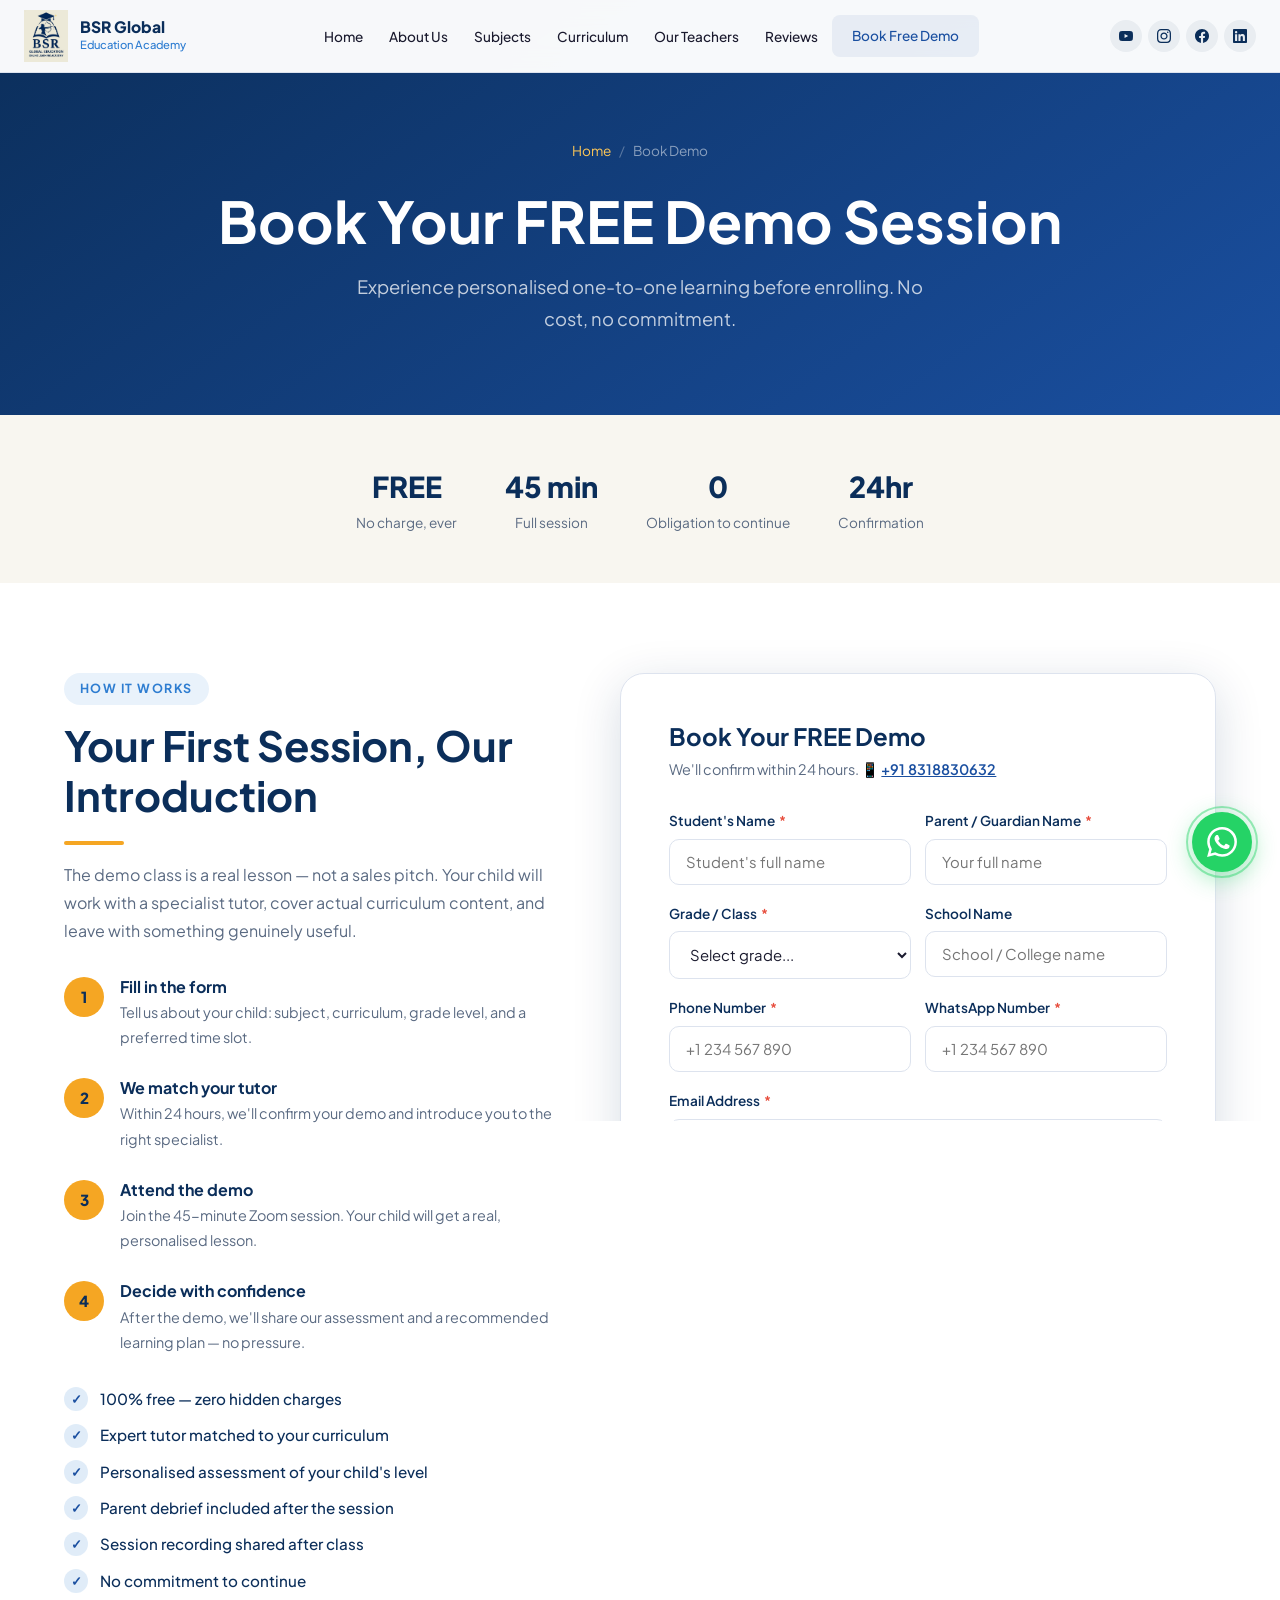
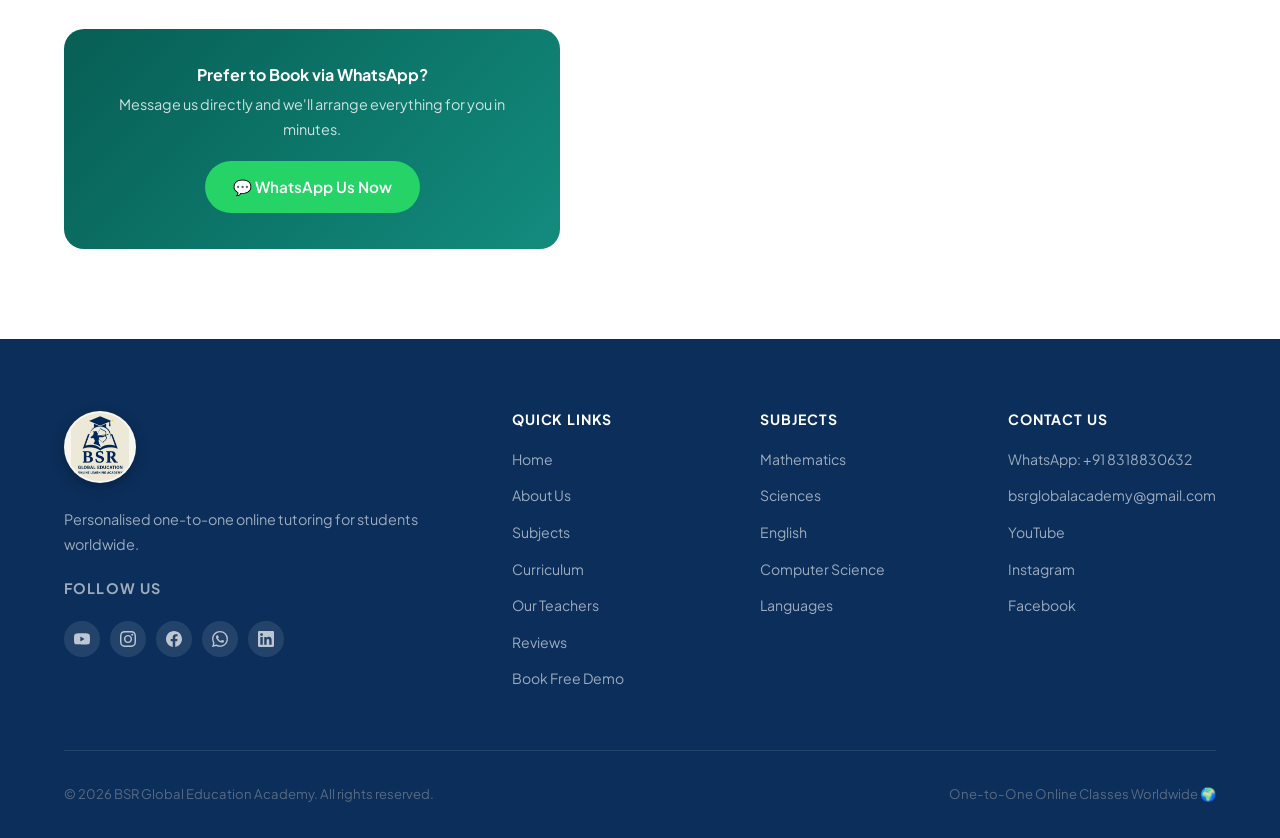
<file: demo.html>
<!DOCTYPE html>
<html lang="en">
<head>
<meta charset="UTF-8">
<meta name="viewport" content="width=device-width, initial-scale=1.0">
<title>Book Free Demo | BSR Global Education Academy</title>
<meta name="description" content="Book your FREE 45-minute demo class with BSR Global Education Academy. No commitment, no payment — just a great lesson with an expert tutor.">
<meta property="og:title" content="Book Free Demo | BSR Global Education Academy">
<meta property="og:description" content="Experience personalized one-to-one learning before enrolling. FREE 45-minute demo class with an expert tutor.">
<meta property="og:type" content="website">
<link rel="icon" href="logo.jpg" type="image/jpeg">
<link href="https://fonts.googleapis.com/css2?family=Plus+Jakarta+Sans:wght@300;400;500;600;700;800&family=Lora:ital,wght@0,400;1,400&display=swap" rel="stylesheet">
<link rel="stylesheet" href="style.css">
<style>
.demo-layout { display:grid; grid-template-columns:1fr 1.2fr; gap:60px; align-items:start; }
.demo-info h2 { color:var(--navy); margin-bottom:20px; }
.process-steps { margin-top:32px; }
.step { display:flex; gap:16px; margin-bottom:28px; }
.step-num { width:40px; height:40px; border-radius:50%; background:var(--gold); color:var(--navy); font-weight:800; display:flex; align-items:center; justify-content:center; flex-shrink:0; font-size:.95rem; }
.step-text h4 { color:var(--navy); margin-bottom:4px; }
.step-text p  { font-size:.9rem; }
.demo-perks { margin-top:32px; display:flex; flex-direction:column; gap:12px; }
.perk { display:flex; align-items:center; gap:12px; font-size:.95rem; color:var(--navy); font-weight:500; }
.perk::before { content:'✓'; width:24px; height:24px; background:rgba(46,125,209,.15); color:var(--royal); border-radius:50%; display:flex; align-items:center; justify-content:center; font-size:.8rem; font-weight:800; flex-shrink:0; }

.demo-form-card { background:var(--white); border-radius:24px; box-shadow:var(--shadow-lg); padding:48px; border:1px solid var(--border); position:sticky; top:100px; }
.demo-form-card h3 { color:var(--navy); margin-bottom:6px; }
.demo-form-card .sub { color:var(--muted); font-size:.9rem; margin-bottom:28px; }
.form-group { margin-bottom:18px; }
.form-group label { display:block; font-size:.85rem; font-weight:600; color:var(--navy); margin-bottom:7px; }
.form-group label .req { color:#e74c3c; margin-left:2px; }
.form-group input, .form-group select, .form-group textarea {
  width:100%; padding:13px 16px; border-radius:10px; border:1.5px solid var(--border);
  font-family:inherit; font-size:.93rem; color:var(--text); background:#fff;
  transition:var(--transition); outline:none;
}
.form-group input:focus, .form-group select:focus, .form-group textarea:focus {
  border-color:var(--royal); box-shadow:0 0 0 3px rgba(26,79,160,.1);
}
.form-group input.error, .form-group select.error { border-color:#e74c3c; }
.form-group textarea { resize:vertical; min-height:90px; }
.form-row { display:grid; grid-template-columns:1fr 1fr; gap:14px; }
.submit-btn {
  width:100%; padding:16px; background:var(--navy); color:#fff; border:none;
  border-radius:12px; font-size:1rem; font-weight:700; cursor:pointer;
  font-family:inherit; transition:var(--transition); margin-top:8px;
  display:flex; align-items:center; justify-content:center; gap:8px;
}
.submit-btn:hover { background:var(--royal); transform:translateY(-2px); box-shadow:0 8px 24px rgba(11,46,90,.3); }
.form-note { text-align:center; color:var(--muted); font-size:.8rem; margin-top:14px; }
.success-msg { display:none; text-align:center; padding:32px; }
.success-msg .check { font-size:3.5rem; margin-bottom:16px; }
.success-msg h3 { color:var(--navy); margin-bottom:10px; }

.trust-strip { background:var(--cream); padding:48px 0; }
.trust-items { display:flex; justify-content:center; gap:48px; flex-wrap:wrap; }
.trust-item { text-align:center; }
.trust-item strong { display:block; font-size:1.8rem; font-weight:800; color:var(--navy); }
.trust-item span { color:var(--muted); font-size:.85rem; }

.wa-cta { background:linear-gradient(135deg,#075E54,#128C7E); border-radius:20px; padding:36px; text-align:center; margin-top:28px; }
.wa-cta h4 { color:#fff; margin-bottom:8px; }
.wa-cta p  { color:rgba(255,255,255,.8); font-size:.9rem; margin-bottom:18px; }
.wa-cta a  { background:#25D366; color:#fff; }
.wa-cta a:hover { background:#20c05a; }

@media (max-width:900px){
  .demo-layout { grid-template-columns:1fr; }
  .form-row { grid-template-columns:1fr; }
  .demo-form-card { position:static; }
}
</style>
</head>
<body>

<nav id="navbar">
  <div class="nav-inner">
    <a href="index.html" class="nav-logo">
      <img src="logo.jpg" alt="BSR Global Education Academy Logo">
      <div class="nav-logo-text"><strong>BSR Global</strong><span>Education Academy</span></div>
    </a>
    <ul class="nav-links" id="navLinks">
      <li><a href="index.html">Home</a></li>
      <li><a href="about.html">About Us</a></li>
      <li><a href="subjects.html">Subjects</a></li>
      <li><a href="curriculum.html">Curriculum</a></li>
      <li><a href="teachers.html">Our Teachers</a></li>
      <li><a href="reviews.html">Reviews</a></li>
      <li><a href="demo.html" class="btn btn-primary active">Book Free Demo</a></li>
    </ul>
    <div class="nav-social">
      <a href="https://www.youtube.com/@BSRGlobalEducation" target="_blank" rel="noopener" aria-label="YouTube"><svg viewBox="0 0 24 24"><path d="M23.498 6.186a3.016 3.016 0 0 0-2.122-2.136C19.505 3.545 12 3.545 12 3.545s-7.505 0-9.377.505A3.017 3.017 0 0 0 .502 6.186C0 8.07 0 12 0 12s0 3.93.502 5.814a3.016 3.016 0 0 0 2.122 2.136c1.871.505 9.376.505 9.376.505s7.505 0 9.377-.505a3.015 3.015 0 0 0 2.122-2.136C24 15.93 24 12 24 12s0-3.93-.502-5.814zM9.545 15.568V8.432L15.818 12l-6.273 3.568z"/></svg></a>
      <a href="https://www.instagram.com/bsrglobalacademy?utm_source=qr&igsh=ejBpeWNtMnh1djho" target="_blank" rel="noopener" aria-label="Instagram"><svg viewBox="0 0 24 24"><path d="M12 2.163c3.204 0 3.584.012 4.85.07 3.252.148 4.771 1.691 4.919 4.919.058 1.265.069 1.645.069 4.849 0 3.205-.012 3.584-.069 4.849-.149 3.225-1.664 4.771-4.919 4.919-1.266.058-1.644.07-4.85.07-3.204 0-3.584-.012-4.849-.07-3.26-.149-4.771-1.699-4.919-4.92-.058-1.265-.07-1.644-.07-4.849 0-3.204.013-3.583.07-4.849.149-3.227 1.664-4.771 4.919-4.919 1.266-.057 1.645-.069 4.849-.069zm0-2.163c-3.259 0-3.667.014-4.947.072-4.358.2-6.78 2.618-6.98 6.98-.059 1.281-.073 1.689-.073 4.948 0 3.259.014 3.668.072 4.948.2 4.358 2.618 6.78 6.98 6.98 1.281.058 1.689.072 4.948.072 3.259 0 3.668-.014 4.948-.072 4.354-.2 6.782-2.618 6.979-6.98.059-1.28.073-1.689.073-4.948 0-3.259-.014-3.667-.072-4.947-.196-4.354-2.617-6.78-6.979-6.98-1.281-.059-1.69-.073-4.949-.073zm0 5.838c-3.403 0-6.162 2.759-6.162 6.162s2.759 6.163 6.162 6.163 6.162-2.759 6.162-6.163c0-3.403-2.759-6.162-6.162-6.162zm0 10.162c-2.209 0-4-1.79-4-4 0-2.209 1.791-4 4-4s4 1.791 4 4c0 2.21-1.791 4-4 4zm6.406-11.845c-.796 0-1.441.645-1.441 1.44s.645 1.44 1.441 1.44c.795 0 1.439-.645 1.439-1.44s-.644-1.44-1.439-1.44z"/></svg></a>
      <a href="https://www.facebook.com/profile.php?id=61587389646397" target="_blank" rel="noopener" aria-label="Facebook"><svg viewBox="0 0 24 24"><path d="M24 12.073c0-6.627-5.373-12-12-12s-12 5.373-12 12c0 5.99 4.388 10.954 10.125 11.854v-8.385H7.078v-3.47h3.047V9.43c0-3.007 1.792-4.669 4.533-4.669 1.312 0 2.686.235 2.686.235v2.953H15.83c-1.491 0-1.956.925-1.956 1.874v2.25h3.328l-.532 3.47h-2.796v8.385C19.612 23.027 24 18.062 24 12.073z"/></svg></a>
      <a href="https://www.linkedin.com/company/135284380/" target="_blank" rel="noopener" aria-label="LinkedIn">
        <svg viewBox="0 0 24 24"><path d="M20.447 20.452h-3.554v-5.569c0-1.328-.027-3.037-1.852-3.037-1.853 0-2.136 1.445-2.136 2.939v5.667H9.351V9h3.414v1.561h.046c.477-.9 1.637-1.85 3.37-1.85 3.601 0 4.267 2.37 4.267 5.455v6.286zM5.337 7.433a2.062 2.062 0 01-2.063-2.065 2.064 2.064 0 112.063 2.065zm1.782 13.019H3.555V9h3.564v11.452zM22.225 0H1.771C.792 0 0 .774 0 1.729v20.542C0 23.227.792 24 1.771 24h20.451C23.2 24 24 23.227 24 22.271V1.729C24 .774 23.2 0 22.222 0h.003z"/></svg>
      </a>
    </div>
    <button class="nav-toggle" id="navToggle"><span></span><span></span><span></span></button>
  </div>
</nav>

<div class="page-hero">
  <div class="breadcrumb"><a href="index.html">Home</a> <span>/</span> Book Demo</div>
  <h1>Book Your FREE Demo Session</h1>
  <p>Experience personalised one-to-one learning before enrolling. No cost, no commitment.</p>
</div>

<div class="trust-strip">
  <div class="container">
    <div class="trust-items">
      <div class="trust-item"><strong>FREE</strong><span>No charge, ever</span></div>
      <div class="trust-item"><strong>45 min</strong><span>Full session</span></div>
      <div class="trust-item"><strong>0</strong><span>Obligation to continue</span></div>
      <div class="trust-item"><strong>24hr</strong><span>Confirmation</span></div>
    </div>
  </div>
</div>

<section>
  <div class="container">
    <div class="demo-layout">
      <div class="demo-info">
        <span class="section-label">How It Works</span>
        <h2>Your First Session, Our Introduction</h2>
        <div class="gold-bar left"></div>
        <p style="margin-top:16px">The demo class is a real lesson — not a sales pitch. Your child will work with a specialist tutor, cover actual curriculum content, and leave with something genuinely useful.</p>
        <div class="process-steps">
          <div class="step"><div class="step-num">1</div><div class="step-text"><h4>Fill in the form</h4><p>Tell us about your child: subject, curriculum, grade level, and a preferred time slot.</p></div></div>
          <div class="step"><div class="step-num">2</div><div class="step-text"><h4>We match your tutor</h4><p>Within 24 hours, we'll confirm your demo and introduce you to the right specialist.</p></div></div>
          <div class="step"><div class="step-num">3</div><div class="step-text"><h4>Attend the demo</h4><p>Join the 45-minute Zoom session. Your child will get a real, personalised lesson.</p></div></div>
          <div class="step"><div class="step-num">4</div><div class="step-text"><h4>Decide with confidence</h4><p>After the demo, we'll share our assessment and a recommended learning plan — no pressure.</p></div></div>
        </div>
        <div class="demo-perks">
          <div class="perk">100% free — zero hidden charges</div>
          <div class="perk">Expert tutor matched to your curriculum</div>
          <div class="perk">Personalised assessment of your child's level</div>
          <div class="perk">Parent debrief included after the session</div>
          <div class="perk">Session recording shared after class</div>
          <div class="perk">No commitment to continue</div>
        </div>
        <div class="wa-cta" style="margin-top:36px">
          <h4>Prefer to Book via WhatsApp?</h4>
          <p>Message us directly and we'll arrange everything for you in minutes.</p>
          <a href="https://wa.me/918318830632?text=Hello%20BSR%20Global%20Academy%2C%20I%20would%20like%20to%20book%20a%20FREE%20demo%20class%20for%20my%20child." class="btn" target="_blank" rel="noopener">💬 WhatsApp Us Now</a>
        </div>
      </div>

      <div>
        <div class="demo-form-card">
          <h3>Book Your FREE Demo</h3>
          <p class="sub">We'll confirm within 24 hours. 📱 <a href="https://wa.me/918318830632?text=Hello%20BSR%20Global%20Academy%2C%20I%20would%20like%20to%20know%20more%20about%20your%20tutoring%20programs%20and%20free%20demo%20classes." style="color:var(--royal);font-weight:600" target="_blank" rel="noopener">+91 8318830632</a></p>

          <form id="bookingForm" novalidate>
            <input type="hidden" name="_subject" value="New Demo Booking - BSR Global Academy">
            <input type="hidden" name="_template" value="table">
            <input type="hidden" name="_captcha" value="false">
            <input type="text" name="_honey" style="display:none" tabindex="-1" autocomplete="off">
            <div class="form-row">
              <div class="form-group">
                <label for="studentName">Student's Name <span class="req">*</span></label>
                <input type="text" id="studentName" name="studentName" placeholder="Student's full name" required>
              </div>
              <div class="form-group">
                <label for="parentName">Parent / Guardian Name <span class="req">*</span></label>
                <input type="text" id="parentName" name="parentName" placeholder="Your full name" required>
              </div>
            </div>
            <div class="form-row">
              <div class="form-group">
                <label for="grade">Grade / Class <span class="req">*</span></label>
                <select id="grade" name="grade" required>
                  <option value="">Select grade...</option>
                  <option>Grade 1–3 (Primary)</option>
                  <option>Grade 4–6 (Upper Primary)</option>
                  <option>Grade 7–9 (Middle School)</option>
                  <option>Grade 10–12 (Senior Secondary)</option>
                  <option>IB DP Year 1</option>
                  <option>IB DP Year 2</option>
                  <option>GCSE / IGCSE</option>
                  <option>A-Level / Pre-U</option>
                </select>
              </div>
              <div class="form-group">
                <label for="school">School Name</label>
                <input type="text" id="school" name="school" placeholder="School / College name">
              </div>
            </div>
            <div class="form-row">
              <div class="form-group">
                <label for="phone">Phone Number <span class="req">*</span></label>
                <input type="tel" id="phone" name="phone" placeholder="+1 234 567 890" required>
              </div>
              <div class="form-group">
                <label for="whatsapp">WhatsApp Number <span class="req">*</span></label>
                <input type="tel" id="whatsapp" name="whatsapp" placeholder="+1 234 567 890" required>
              </div>
            </div>
            <div class="form-group">
              <label for="email">Email Address <span class="req">*</span></label>
              <input type="email" id="email" name="email" placeholder="your@email.com" required>
            </div>
            <div class="form-row">
              <div class="form-group">
                <label for="curriculum">Curriculum / Board <span class="req">*</span></label>
                <select id="curriculum" name="curriculum" required>
                  <option value="">Select curriculum...</option>
                  <option>CBSE</option>
                  <option>ICSE / ISC</option>
                  <option>IB (PYP)</option>
                  <option>IB (MYP)</option>
                  <option>IB (DP)</option>
                  <option>IGCSE / GCSE</option>
                  <option>A-Level / Cambridge</option>
                  <option>GCSE</option>
                  <option>AP / Common Core (USA)</option>
                  <option>Australian Curriculum</option>
                  <option>Other / Not sure</option>
                </select>
              </div>
              <div class="form-group">
                <label for="subject">Subject Interested In <span class="req">*</span></label>
                <select id="subject" name="subject" required>
                  <option value="">Select subject...</option>
                  <option>Mathematics</option>
                  <option>Physics</option>
                  <option>Chemistry</option>
                  <option>Biology</option>
                  <option>English</option>
                  <option>Computer Science</option>
                  <option>Hindi</option>
                  <option>German</option>
                  <option>SAT / ACT Prep</option>
                  <option>AP Courses</option>
                  <option>Multiple subjects</option>
                </select>
              </div>
            </div>
            <div class="form-row">
              <div class="form-group">
                <label for="demoDate">Preferred Demo Date</label>
                <input type="date" id="demoDate" name="demoDate" min="">
              </div>
              <div class="form-group">
                <label for="demoTime">Preferred Time (local)</label>
                <select id="demoTime" name="demoTime">
                  <option value="">Select time...</option>
                  <option>Morning (7am – 11am)</option>
                  <option>Midday (11am – 2pm)</option>
                  <option>Afternoon (2pm – 5pm)</option>
                  <option>Evening (5pm – 9pm)</option>
                  <option>Weekend Morning</option>
                  <option>Weekend Afternoon</option>
                </select>
              </div>
            </div>
            <div class="form-group">
              <label for="country">Country / Time Zone <span class="req">*</span></label>
              <select id="country" name="country" required>
                <option value="">Select country...</option>
                <option>India</option><option>USA</option><option>UK</option>
                <option>Australia</option><option>UAE</option><option>Singapore</option>
                <option>Canada</option><option>Qatar</option><option>Saudi Arabia</option>
                <option>New Zealand</option><option>South Korea</option><option>Oman</option>
                <option>Kuwait</option><option>Bahrain</option><option>Other</option>
              </select>
            </div>
            <div class="form-group">
              <label for="message">Additional Notes</label>
              <textarea id="message" name="message" placeholder="e.g. specific topics to work on, upcoming exams, areas your child struggles with, or anything else we should know..."></textarea>
            </div>
            <button class="submit-btn" id="submitBtn" type="submit">🎓 BOOK FREE DEMO</button>
            <p class="form-note">🔒 Your details are kept private and secure. We'll never share your information.</p>
          </form>

          <div class="success-msg" id="successMsg">
            <div class="check">🎉</div>
            <h3>Booking Request Received!</h3>
            <p>Thank you! We'll confirm your FREE demo class within 24 hours via WhatsApp and email.</p>
            <p style="margin-top:12px">In the meantime, WhatsApp us at <a href="https://wa.me/918318830632?text=Hello%20BSR%20Global%20Academy%2C%20I%20would%20like%20to%20know%20more%20about%20your%20tutoring%20programs%20and%20free%20demo%20classes." style="color:var(--royal);font-weight:600" target="_blank" rel="noopener">+91 8318830632</a></p>
          </div>
        </div>
      </div>
    </div>
  </div>
</section>

<footer>
  <div class="container">
    <div class="footer-grid">
      <div class="footer-brand">
        <img src="logo.jpg" alt="BSR Global Education Academy">
        <p>Personalised one-to-one online tutoring for students worldwide.</p>
        <p class="follow-us-label">Follow Us</p>
        <div class="footer-social-row">
          <a href="https://www.youtube.com/@BSRGlobalEducation" target="_blank" rel="noopener" aria-label="YouTube" class="footer-social-icon youtube"><svg viewBox="0 0 24 24"><path d="M23.498 6.186a3.016 3.016 0 0 0-2.122-2.136C19.505 3.545 12 3.545 12 3.545s-7.505 0-9.377.505A3.017 3.017 0 0 0 .502 6.186C0 8.07 0 12 0 12s0 3.93.502 5.814a3.016 3.016 0 0 0 2.122 2.136c1.871.505 9.376.505 9.376.505s7.505 0 9.377-.505a3.015 3.015 0 0 0 2.122-2.136C24 15.93 24 12 24 12s0-3.93-.502-5.814zM9.545 15.568V8.432L15.818 12l-6.273 3.568z"/></svg></a>
          <a href="https://www.instagram.com/bsrglobalacademy?utm_source=qr&igsh=ejBpeWNtMnh1djho" target="_blank" rel="noopener" aria-label="Instagram" class="footer-social-icon instagram"><svg viewBox="0 0 24 24"><path d="M12 2.163c3.204 0 3.584.012 4.85.07 3.252.148 4.771 1.691 4.919 4.919.058 1.265.069 1.645.069 4.849 0 3.205-.012 3.584-.069 4.849-.149 3.225-1.664 4.771-4.919 4.919-1.266.058-1.644.07-4.85.07-3.204 0-3.584-.012-4.849-.07-3.26-.149-4.771-1.699-4.919-4.92-.058-1.265-.07-1.644-.07-4.849 0-3.204.013-3.583.07-4.849.149-3.227 1.664-4.771 4.919-4.919 1.266-.057 1.645-.069 4.849-.069zm0-2.163c-3.259 0-3.667.014-4.947.072-4.358.2-6.78 2.618-6.98 6.98-.059 1.281-.073 1.689-.073 4.948 0 3.259.014 3.668.072 4.948.2 4.358 2.618 6.78 6.98 6.98 1.281.058 1.689.072 4.948.072 3.259 0 3.668-.014 4.948-.072 4.354-.2 6.782-2.618 6.979-6.98.059-1.28.073-1.689.073-4.948 0-3.259-.014-3.667-.072-4.947-.196-4.354-2.617-6.78-6.979-6.98-1.281-.059-1.69-.073-4.949-.073zm0 5.838c-3.403 0-6.162 2.759-6.162 6.162s2.759 6.163 6.162 6.163 6.162-2.759 6.162-6.163c0-3.403-2.759-6.162-6.162-6.162zm0 10.162c-2.209 0-4-1.79-4-4 0-2.209 1.791-4 4-4s4 1.791 4 4c0 2.21-1.791 4-4 4zm6.406-11.845c-.796 0-1.441.645-1.441 1.44s.645 1.44 1.441 1.44c.795 0 1.439-.645 1.439-1.44s-.644-1.44-1.439-1.44z"/></svg></a>
          <a href="https://www.facebook.com/profile.php?id=61587389646397" target="_blank" rel="noopener" aria-label="Facebook" class="footer-social-icon facebook"><svg viewBox="0 0 24 24"><path d="M24 12.073c0-6.627-5.373-12-12-12s-12 5.373-12 12c0 5.99 4.388 10.954 10.125 11.854v-8.385H7.078v-3.47h3.047V9.43c0-3.007 1.792-4.669 4.533-4.669 1.312 0 2.686.235 2.686.235v2.953H15.83c-1.491 0-1.956.925-1.956 1.874v2.25h3.328l-.532 3.47h-2.796v8.385C19.612 23.027 24 18.062 24 12.073z"/></svg></a>
          <a href="https://wa.me/918318830632?text=Hello%20BSR%20Global%20Academy%2C%20I%20would%20like%20to%20know%20more%20about%20your%20tutoring%20programs%20and%20free%20demo%20classes." target="_blank" rel="noopener" aria-label="WhatsApp" class="footer-social-icon whatsapp"><svg viewBox="0 0 24 24"><path d="M17.472 14.382c-.297-.149-1.758-.867-2.03-.967-.273-.099-.471-.148-.67.15-.197.297-.767.966-.94 1.164-.173.199-.347.223-.644.075-.297-.15-1.255-.463-2.39-1.475-.883-.788-1.48-1.761-1.653-2.059-.173-.297-.018-.458.13-.606.134-.133.298-.347.446-.52.149-.174.198-.298.298-.497.099-.198.05-.371-.025-.52-.075-.149-.669-1.612-.916-2.207-.242-.579-.487-.5-.669-.51-.173-.008-.371-.01-.57-.01-.198 0-.52.074-.792.372-.272.297-1.04 1.016-1.04 2.479 0 1.462 1.065 2.875 1.213 3.074.149.198 2.096 3.2 5.077 4.487.709.306 1.262.489 1.694.625.712.227 1.36.195 1.871.118.571-.085 1.758-.719 2.006-1.413.248-.694.248-1.289.173-1.413-.074-.124-.272-.198-.57-.347m-5.421 7.403h-.004a9.87 9.87 0 01-5.031-1.378l-.361-.214-3.741.982.998-3.648-.235-.374a9.86 9.86 0 01-1.51-5.26c.001-5.45 4.436-9.884 9.888-9.884 2.64 0 5.122 1.03 6.988 2.898a9.825 9.825 0 012.893 6.994c-.003 5.45-4.437 9.884-9.885 9.884m8.413-18.297A11.815 11.815 0 0012.05 0C5.495 0 .16 5.335.157 11.892c0 2.096.547 4.142 1.588 5.945L.057 24l6.305-1.654a11.882 11.882 0 005.683 1.448h.005c6.554 0 11.89-5.335 11.893-11.893a11.821 11.821 0 00-3.48-8.413z"/></svg></a>
          <a href="https://www.linkedin.com/company/135284380/" target="_blank" rel="noopener" aria-label="LinkedIn" class="footer-social-icon linkedin">
            <svg viewBox="0 0 24 24"><path d="M20.447 20.452h-3.554v-5.569c0-1.328-.027-3.037-1.852-3.037-1.853 0-2.136 1.445-2.136 2.939v5.667H9.351V9h3.414v1.561h.046c.477-.9 1.637-1.85 3.37-1.85 3.601 0 4.267 2.37 4.267 5.455v6.286zM5.337 7.433a2.062 2.062 0 01-2.063-2.065 2.064 2.064 0 112.063 2.065zm1.782 13.019H3.555V9h3.564v11.452zM22.225 0H1.771C.792 0 0 .774 0 1.729v20.542C0 23.227.792 24 1.771 24h20.451C23.2 24 24 23.227 24 22.271V1.729C24 .774 23.2 0 22.222 0h.003z"/></svg>
          </a>
        </div>
      </div>
      <div class="footer-col"><h4>Quick Links</h4><ul><li><a href="index.html">Home</a></li><li><a href="about.html">About Us</a></li><li><a href="subjects.html">Subjects</a></li><li><a href="curriculum.html">Curriculum</a></li><li><a href="teachers.html">Our Teachers</a></li><li><a href="reviews.html">Reviews</a></li><li><a href="demo.html">Book Free Demo</a></li></ul></div>
      <div class="footer-col"><h4>Subjects</h4><ul><li><a href="subjects.html">Mathematics</a></li><li><a href="subjects.html">Sciences</a></li><li><a href="subjects.html">English</a></li><li><a href="subjects.html">Computer Science</a></li><li><a href="subjects.html">Languages</a></li></ul></div>
      <div class="footer-col"><h4>Contact Us</h4><ul><li><a href="https://wa.me/918318830632?text=Hello%20BSR%20Global%20Academy%2C%20I%20would%20like%20to%20know%20more%20about%20your%20tutoring%20programs%20and%20free%20demo%20classes.">WhatsApp: +91 8318830632</a></li><li><a href="mailto:bsrglobalacademy@gmail.com">bsrglobalacademy@gmail.com</a></li><li><a href="https://www.youtube.com/@BSRGlobalEducation" target="_blank" rel="noopener">YouTube</a></li><li><a href="https://www.instagram.com/bsrglobalacademy?utm_source=qr&igsh=ejBpeWNtMnh1djho" target="_blank" rel="noopener">Instagram</a></li><li><a href="https://www.facebook.com/profile.php?id=61587389646397" target="_blank" rel="noopener">Facebook</a></li></ul></div>
    </div>
    <div class="footer-bottom"><p>© 2026 BSR Global Education Academy. All rights reserved.</p><p>One-to-One Online Classes Worldwide 🌍</p></div>
  </div>
</footer>

<a href="https://wa.me/918318830632?text=Hello%20BSR%20Global%20Academy%2C%20I%20would%20like%20to%20know%20more%20about%20your%20tutoring%20programs%20and%20free%20demo%20classes." class="whatsapp-fab" target="_blank" rel="noopener" aria-label="Chat on WhatsApp">
  <svg viewBox="0 0 24 24"><path d="M17.472 14.382c-.297-.149-1.758-.867-2.03-.967-.273-.099-.471-.148-.67.15-.197.297-.767.966-.94 1.164-.173.199-.347.223-.644.075-.297-.15-1.255-.463-2.39-1.475-.883-.788-1.48-1.761-1.653-2.059-.173-.297-.018-.458.13-.606.134-.133.298-.347.446-.52.149-.174.198-.298.298-.497.099-.198.05-.371-.025-.52-.075-.149-.669-1.612-.916-2.207-.242-.579-.487-.5-.669-.51-.173-.008-.371-.01-.57-.01-.198 0-.52.074-.792.372-.272.297-1.04 1.016-1.04 2.479 0 1.462 1.065 2.875 1.213 3.074.149.198 2.096 3.2 5.077 4.487.709.306 1.262.489 1.694.625.712.227 1.36.195 1.871.118.571-.085 1.758-.719 2.006-1.413.248-.694.248-1.289.173-1.413-.074-.124-.272-.198-.57-.347m-5.421 7.403h-.004a9.87 9.87 0 01-5.031-1.378l-.361-.214-3.741.982.998-3.648-.235-.374a9.86 9.86 0 01-1.51-5.26c.001-5.45 4.436-9.884 9.888-9.884 2.64 0 5.122 1.03 6.988 2.898a9.825 9.825 0 012.893 6.994c-.003 5.45-4.437 9.884-9.885 9.884m8.413-18.297A11.815 11.815 0 0012.05 0C5.495 0 .16 5.335.157 11.892c0 2.096.547 4.142 1.588 5.945L.057 24l6.305-1.654a11.882 11.882 0 005.683 1.448h.005c6.554 0 11.89-5.335 11.893-11.893a11.821 11.821 0 00-3.48-8.413z"/></svg>
</a>
<script>
const nav=document.getElementById('navbar');
window.addEventListener('scroll',()=>{nav.style.boxShadow=window.scrollY>20?'0 4px 24px rgba(0,0,0,.1)':'none';});
document.getElementById('navToggle').addEventListener('click',()=>document.getElementById('navLinks').classList.toggle('open'));

// Set min date to today
document.getElementById('demoDate').min = new Date().toISOString().split('T')[0];

const bookingForm = document.getElementById('bookingForm');
const submitBtn = document.getElementById('submitBtn');

bookingForm.addEventListener('submit', function(e){
  e.preventDefault();
  const required = ['studentName','parentName','email','phone','whatsapp','grade','curriculum','subject','country'];
  let valid = true;
  required.forEach(id=>{
    const el = document.getElementById(id);
    if(!el || !el.value.trim()){
      if(el){ el.classList.add('error'); el.addEventListener('input',()=>el.classList.remove('error'),{once:true}); }
      valid = false;
    }
  });
  if(!valid){
    const first = document.querySelector('.error');
    if(first) first.scrollIntoView({behavior:'smooth',block:'center'});
    return;
  }

  submitBtn.disabled = true;
  submitBtn.textContent = 'Submitting...';

  fetch('https://formsubmit.co/ajax/bsrglobalacademy@gmail.com', {
    method: 'POST',
    headers: { 'Accept': 'application/json' },
    body: new FormData(bookingForm)
  })
  .then(res => { if(!res.ok) throw new Error('Submission failed'); return res.json(); })
  .then(() => {
    bookingForm.style.display='none';
    document.getElementById('successMsg').style.display='block';
    // Construct WhatsApp redirect with form data
    const student = document.getElementById('studentName').value;
    const subject = document.getElementById('subject').value;
    const curr    = document.getElementById('curriculum').value;
    const country = document.getElementById('country').value;
    const grade   = document.getElementById('grade').value;
    const msg = `Hello BSR Global Academy,\n\nI would like to book a FREE demo class.\n\nStudent: ${student}\nGrade: ${grade}\nSubject: ${subject}\nCurriculum: ${curr}\nCountry: ${country}`;
    setTimeout(()=>{
      window.open('https://wa.me/918318830632?text='+encodeURIComponent(msg),'_blank');
    }, 1500);
  })
  .catch(() => {
    submitBtn.disabled = false;
    submitBtn.textContent = '🎓 BOOK FREE DEMO';
    alert('Something went wrong sending your booking. Please try again, or WhatsApp us directly at +91 8318830632.');
  });
});
</script>
</body>
</html>
</file>
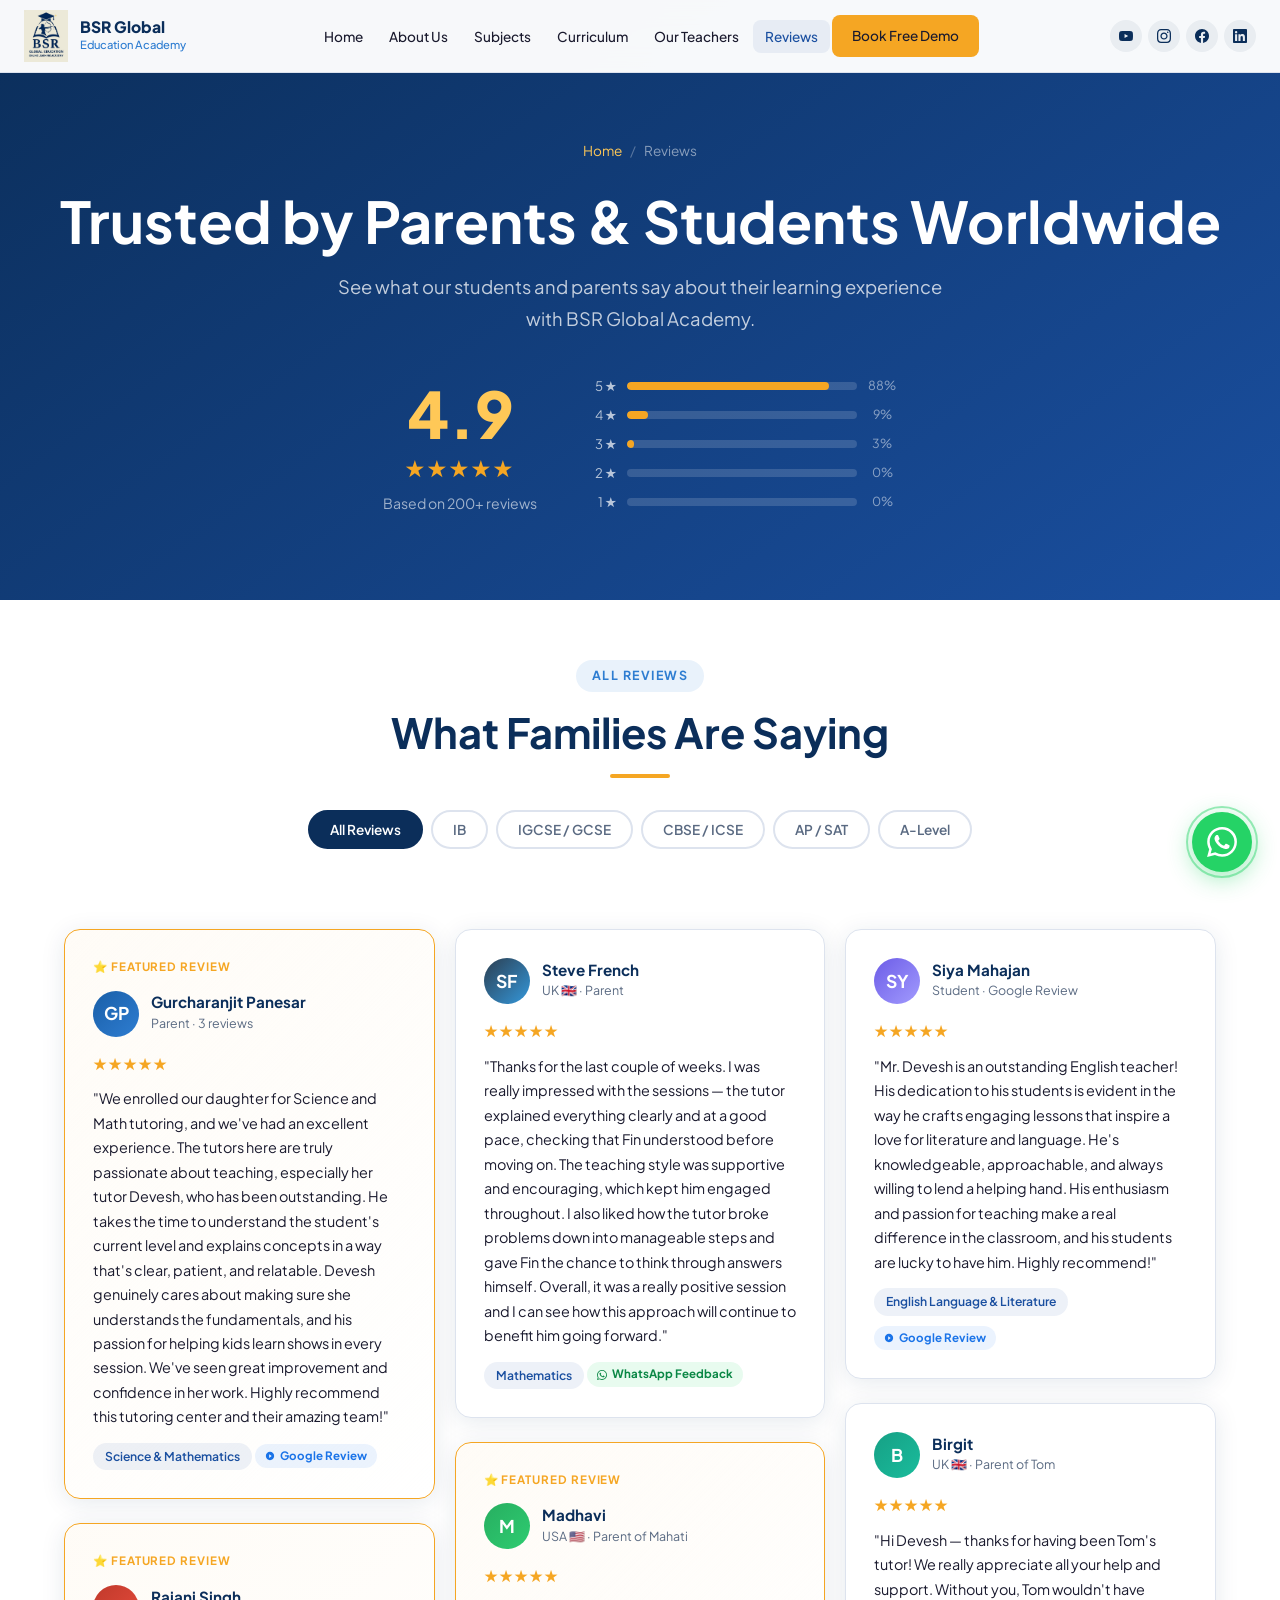
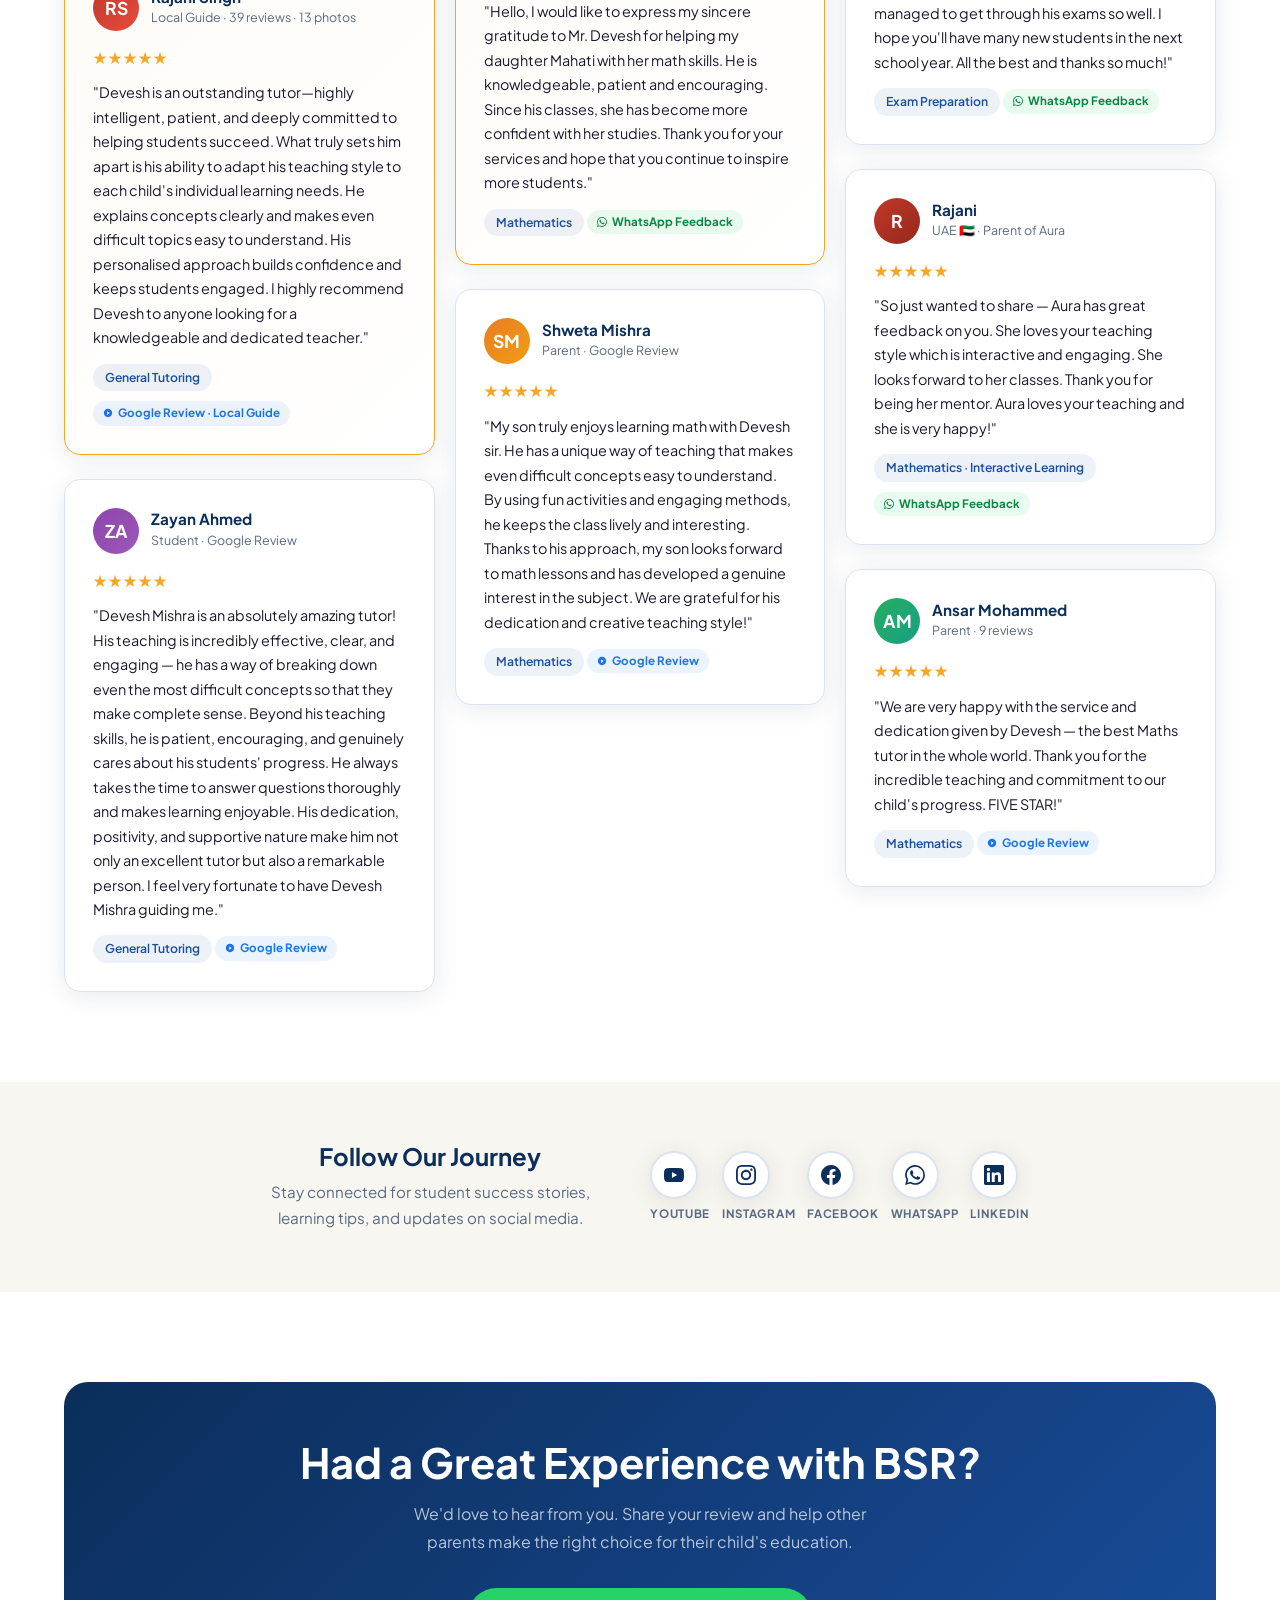
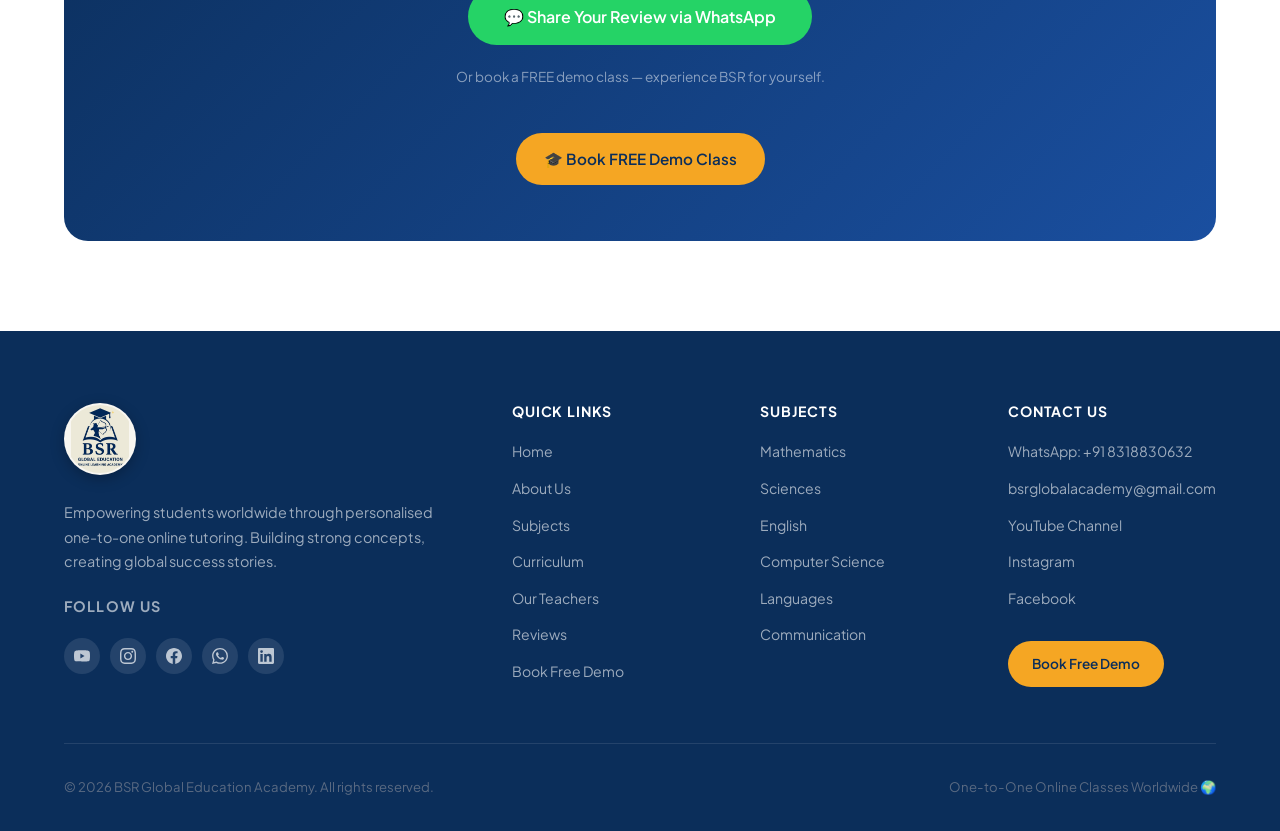
<file: reviews.html>
<!DOCTYPE html>
<html lang="en">
<head>
<meta charset="UTF-8">
<meta name="viewport" content="width=device-width, initial-scale=1.0">
<title>Student & Parent Reviews | BSR Global Education Academy</title>
<meta name="description" content="Read real reviews from parents and students worldwide about BSR Global Education Academy. See why 500+ families trust BSR for IB, IGCSE, CBSE, AP tutoring.">
<meta property="og:title" content="Reviews | BSR Global Education Academy">
<meta property="og:description" content="Trusted by 500+ students worldwide. Read genuine reviews from parents and students across 14+ countries.">
<meta property="og:type" content="website">
<link rel="icon" href="logo.jpg" type="image/jpeg">
<link href="https://fonts.googleapis.com/css2?family=Plus+Jakarta+Sans:wght@300;400;500;600;700;800&family=Lora:ital,wght@0,400;1,400&display=swap" rel="stylesheet">
<link rel="stylesheet" href="style.css">
<style>
.reviews-hero {
  background: linear-gradient(145deg,#0B2E5A 0%,#1A4FA0 100%);
  padding:140px 0 80px; text-align:center; color:#fff;
}
.reviews-hero h1 { color:#fff; margin-bottom:16px; }
.reviews-hero p  { color:rgba(255,255,255,.75); font-size:1.15rem; max-width:640px; margin:0 auto; }

.rating-summary {
  display:flex; align-items:center; justify-content:center;
  gap:40px; flex-wrap:wrap; margin-top:40px;
}
.rating-big { text-align:center; }
.rating-big .number { font-size:4rem; font-weight:800; color:var(--gold-light); line-height:1; }
.rating-big .stars-row { color:var(--gold); font-size:1.4rem; letter-spacing:2px; margin:6px 0; }
.rating-big .label { color:rgba(255,255,255,.6); font-size:.88rem; }
.rating-bars { flex:1; max-width:320px; }
.rating-bar-row { display:flex; align-items:center; gap:10px; margin-bottom:8px; }
.rating-bar-row .star-label { color:rgba(255,255,255,.7); font-size:.82rem; min-width:40px; text-align:right; }
.bar-track { flex:1; height:8px; background:rgba(255,255,255,.15); border-radius:4px; overflow:hidden; }
.bar-fill  { height:100%; background:var(--gold); border-radius:4px; transition:width 1s ease; }
.rating-bar-row .pct { color:rgba(255,255,255,.5); font-size:.78rem; min-width:30px; }

.reviews-filter { display:flex; gap:8px; justify-content:center; flex-wrap:wrap; margin-bottom:48px; }
.filter-btn { padding:9px 20px; border-radius:50px; border:2px solid var(--border); background:transparent; cursor:pointer; font-weight:600; font-size:.85rem; color:var(--muted); transition:var(--transition); font-family:inherit; }
.filter-btn:hover, .filter-btn.active { background:var(--navy); border-color:var(--navy); color:#fff; }

/* Extended review card styles */
.review-card { break-inside:avoid; margin-bottom:24px; padding:28px; }
.review-card.featured { border-color:var(--gold); background:linear-gradient(135deg,rgba(245,166,35,.04),rgba(255,255,255,1)); }
.review-card.featured::before { content:'⭐ Featured Review'; font-size:.72rem; font-weight:700; color:var(--gold); text-transform:uppercase; letter-spacing:.08em; display:block; margin-bottom:14px; }
.quote-mark { font-size:3rem; line-height:.5; color:var(--gold); font-family:'Lora',serif; opacity:.4; margin-bottom:8px; display:block; }

/* Platform badge */
.platform-badge { display:inline-flex; align-items:center; gap:5px; background:rgba(37,211,102,.1); color:#0a8745; font-size:.72rem; font-weight:700; padding:3px 10px; border-radius:50px; margin-top:10px; }
.platform-badge.google { background:rgba(66,133,244,.1); color:#1a73e8; }

/* Mobile carousel for reviews */
@media (max-width:600px) {
  .reviews-masonry { columns:1; }
}

.photo-gallery-grid {
  display:grid;
  grid-template-columns:repeat(auto-fill, minmax(200px, 1fr));
  gap:16px;
  margin-top:48px;
}
.photo-slot {
  aspect-ratio:4/5;
  border-radius:16px;
  border:2px dashed var(--border);
  display:flex;
  flex-direction:column;
  align-items:center;
  justify-content:center;
  background:var(--cream);
  color:var(--muted);
  font-size:.85rem;
  text-align:center;
  padding:20px;
  cursor:pointer;
  transition:var(--transition);
}
.photo-slot:hover { border-color:var(--royal); background:rgba(26,79,160,.04); }
.photo-slot .upload-icon { font-size:2rem; margin-bottom:8px; }
.photo-slot.real-review { border:none; background:transparent; padding:0; cursor:zoom-in; overflow:hidden; border-radius:16px; box-shadow:var(--shadow); }
.photo-slot.real-review:hover { transform:scale(1.02); box-shadow:var(--shadow-lg); transition:var(--transition); }

.contact-share { background:linear-gradient(135deg,var(--navy),var(--royal)); border-radius:24px; padding:56px; text-align:center; }
.contact-share h2 { color:#fff; margin-bottom:12px; }
.contact-share p  { color:rgba(255,255,255,.7); max-width:500px; margin:0 auto 32px; }
.wa-share-btn { background:#25D366; color:#fff; font-size:1rem; padding:16px 36px; }
.wa-share-btn:hover { background:#20c05a; transform:translateY(-2px); }
</style>
</head>
<body>

<nav id="navbar">
  <div class="nav-inner">
    <a href="index.html" class="nav-logo">
      <img src="logo.jpg" alt="BSR Global Education Academy Logo">
      <div class="nav-logo-text"><strong>BSR Global</strong><span>Education Academy</span></div>
    </a>
    <ul class="nav-links" id="navLinks">
      <li><a href="index.html">Home</a></li>
      <li><a href="about.html">About Us</a></li>
      <li><a href="subjects.html">Subjects</a></li>
      <li><a href="curriculum.html">Curriculum</a></li>
      <li><a href="teachers.html">Our Teachers</a></li>
      <li><a href="reviews.html" class="active">Reviews</a></li>
      <li><a href="demo.html" class="btn btn-primary">Book Free Demo</a></li>
    </ul>
    <div class="nav-social">
      <a href="https://www.youtube.com/@BSRGlobalEducation" target="_blank" rel="noopener" aria-label="YouTube">
        <svg viewBox="0 0 24 24"><path d="M23.498 6.186a3.016 3.016 0 0 0-2.122-2.136C19.505 3.545 12 3.545 12 3.545s-7.505 0-9.377.505A3.017 3.017 0 0 0 .502 6.186C0 8.07 0 12 0 12s0 3.93.502 5.814a3.016 3.016 0 0 0 2.122 2.136c1.871.505 9.376.505 9.376.505s7.505 0 9.377-.505a3.015 3.015 0 0 0 2.122-2.136C24 15.93 24 12 24 12s0-3.93-.502-5.814zM9.545 15.568V8.432L15.818 12l-6.273 3.568z"/></svg>
      </a>
      <a href="https://www.instagram.com/bsrglobalacademy?utm_source=qr&igsh=ejBpeWNtMnh1djho" target="_blank" rel="noopener" aria-label="Instagram">
        <svg viewBox="0 0 24 24"><path d="M12 2.163c3.204 0 3.584.012 4.85.07 3.252.148 4.771 1.691 4.919 4.919.058 1.265.069 1.645.069 4.849 0 3.205-.012 3.584-.069 4.849-.149 3.225-1.664 4.771-4.919 4.919-1.266.058-1.644.07-4.85.07-3.204 0-3.584-.012-4.849-.07-3.26-.149-4.771-1.699-4.919-4.92-.058-1.265-.07-1.644-.07-4.849 0-3.204.013-3.583.07-4.849.149-3.227 1.664-4.771 4.919-4.919 1.266-.057 1.645-.069 4.849-.069zm0-2.163c-3.259 0-3.667.014-4.947.072-4.358.2-6.78 2.618-6.98 6.98-.059 1.281-.073 1.689-.073 4.948 0 3.259.014 3.668.072 4.948.2 4.358 2.618 6.78 6.98 6.98 1.281.058 1.689.072 4.948.072 3.259 0 3.668-.014 4.948-.072 4.354-.2 6.782-2.618 6.979-6.98.059-1.28.073-1.689.073-4.948 0-3.259-.014-3.667-.072-4.947-.196-4.354-2.617-6.78-6.979-6.98-1.281-.059-1.69-.073-4.949-.073zm0 5.838c-3.403 0-6.162 2.759-6.162 6.162s2.759 6.163 6.162 6.163 6.162-2.759 6.162-6.163c0-3.403-2.759-6.162-6.162-6.162zm0 10.162c-2.209 0-4-1.79-4-4 0-2.209 1.791-4 4-4s4 1.791 4 4c0 2.21-1.791 4-4 4zm6.406-11.845c-.796 0-1.441.645-1.441 1.44s.645 1.44 1.441 1.44c.795 0 1.439-.645 1.439-1.44s-.644-1.44-1.439-1.44z"/></svg>
      </a>
      <a href="https://www.facebook.com/profile.php?id=61587389646397" target="_blank" rel="noopener" aria-label="Facebook">
        <svg viewBox="0 0 24 24"><path d="M24 12.073c0-6.627-5.373-12-12-12s-12 5.373-12 12c0 5.99 4.388 10.954 10.125 11.854v-8.385H7.078v-3.47h3.047V9.43c0-3.007 1.792-4.669 4.533-4.669 1.312 0 2.686.235 2.686.235v2.953H15.83c-1.491 0-1.956.925-1.956 1.874v2.25h3.328l-.532 3.47h-2.796v8.385C19.612 23.027 24 18.062 24 12.073z"/></svg>
      </a>
      <a href="https://www.linkedin.com/company/135284380/" target="_blank" rel="noopener" aria-label="LinkedIn">
        <svg viewBox="0 0 24 24"><path d="M20.447 20.452h-3.554v-5.569c0-1.328-.027-3.037-1.852-3.037-1.853 0-2.136 1.445-2.136 2.939v5.667H9.351V9h3.414v1.561h.046c.477-.9 1.637-1.85 3.37-1.85 3.601 0 4.267 2.37 4.267 5.455v6.286zM5.337 7.433a2.062 2.062 0 01-2.063-2.065 2.064 2.064 0 112.063 2.065zm1.782 13.019H3.555V9h3.564v11.452zM22.225 0H1.771C.792 0 0 .774 0 1.729v20.542C0 23.227.792 24 1.771 24h20.451C23.2 24 24 23.227 24 22.271V1.729C24 .774 23.2 0 22.222 0h.003z"/></svg>
      </a>
    </div>
    <button class="nav-toggle" id="navToggle" aria-label="Toggle menu"><span></span><span></span><span></span></button>
  </div>
</nav>

<div class="reviews-hero">
  <div class="breadcrumb"><a href="index.html">Home</a> <span>/</span> Reviews</div>
  <h1>Trusted by Parents &amp; Students Worldwide</h1>
  <p>See what our students and parents say about their learning experience with BSR Global Academy.</p>
  <div class="rating-summary">
    <div class="rating-big">
      <div class="number">4.9</div>
      <div class="stars-row">★★★★★</div>
      <div class="label">Based on 200+ reviews</div>
    </div>
    <div class="rating-bars">
      <div class="rating-bar-row"><span class="star-label">5 ★</span><div class="bar-track"><div class="bar-fill" style="width:88%"></div></div><span class="pct">88%</span></div>
      <div class="rating-bar-row"><span class="star-label">4 ★</span><div class="bar-track"><div class="bar-fill" style="width:9%"></div></div><span class="pct">9%</span></div>
      <div class="rating-bar-row"><span class="star-label">3 ★</span><div class="bar-track"><div class="bar-fill" style="width:3%"></div></div><span class="pct">3%</span></div>
      <div class="rating-bar-row"><span class="star-label">2 ★</span><div class="bar-track"><div class="bar-fill" style="width:0%"></div></div><span class="pct">0%</span></div>
      <div class="rating-bar-row"><span class="star-label">1 ★</span><div class="bar-track"><div class="bar-fill" style="width:0%"></div></div><span class="pct">0%</span></div>
    </div>
  </div>
</div>

<!-- Filter Buttons -->
<section style="padding:60px 0 0">
  <div class="container">
    <div class="text-center">
      <span class="section-label">All Reviews</span>
      <h2 class="section-title">What Families Are Saying</h2>
      <div class="gold-bar"></div>
    </div>
    <div class="reviews-filter" style="margin-top:32px">
      <button class="filter-btn active" data-filter="all">All Reviews</button>
      <button class="filter-btn" data-filter="ib">IB</button>
      <button class="filter-btn" data-filter="igcse">IGCSE / GCSE</button>
      <button class="filter-btn" data-filter="cbse">CBSE / ICSE</button>
      <button class="filter-btn" data-filter="ap">AP / SAT</button>
      <button class="filter-btn" data-filter="alevel">A-Level</button>
    </div>
  </div>
</section>

<!-- Review Gallery -->
<section style="padding-top:32px">
  <div class="container">
    <div class="reviews-masonry" id="reviewsGrid">

      <!-- Gurcharanjit Panesar — Google Review -->
      <div class="card review-card featured" data-curriculum="all">
        <div class="review-header">
          <div class="review-avatar" style="background:linear-gradient(135deg,#1a5fa8,#2e7dd1)">GP</div>
          <div>
            <div class="review-name">Gurcharanjit Panesar</div>
            <div class="review-location">Parent · 3 reviews</div>
          </div>
        </div>
        <div class="review-stars">★★★★★</div>
        <p class="review-text">"We enrolled our daughter for Science and Math tutoring, and we've had an excellent experience. The tutors here are truly passionate about teaching, especially her tutor Devesh, who has been outstanding. He takes the time to understand the student's current level and explains concepts in a way that's clear, patient, and relatable. Devesh genuinely cares about making sure she understands the fundamentals, and his passion for helping kids learn shows in every session. We've seen great improvement and confidence in her work. Highly recommend this tutoring center and their amazing team!"</p>
        <span class="review-subject">Science & Mathematics</span>
        <div class="platform-badge google">
          <svg width="10" height="10" viewBox="0 0 24 24" fill="currentColor"><path d="M12 2C6.48 2 2 6.48 2 12s4.48 10 10 10 10-4.48 10-10S17.52 2 12 2zm-2 14.5v-9l6 4.5-6 4.5z"/></svg>
          Google Review
        </div>
      </div>

      <!-- Rajani Singh — Google Review (Local Guide) -->
      <div class="card review-card featured" data-curriculum="all">
        <div class="review-header">
          <div class="review-avatar" style="background:linear-gradient(135deg,#c0392b,#e74c3c)">RS</div>
          <div>
            <div class="review-name">Rajani Singh</div>
            <div class="review-location">Local Guide · 39 reviews · 13 photos</div>
          </div>
        </div>
        <div class="review-stars">★★★★★</div>
        <p class="review-text">"Devesh is an outstanding tutor—highly intelligent, patient, and deeply committed to helping students succeed. What truly sets him apart is his ability to adapt his teaching style to each child's individual learning needs. He explains concepts clearly and makes even difficult topics easy to understand. His personalised approach builds confidence and keeps students engaged. I highly recommend Devesh to anyone looking for a knowledgeable and dedicated teacher."</p>
        <span class="review-subject">General Tutoring</span>
        <div class="platform-badge google">
          <svg width="10" height="10" viewBox="0 0 24 24" fill="currentColor"><path d="M12 2C6.48 2 2 6.48 2 12s4.48 10 10 10 10-4.48 10-10S17.52 2 12 2zm-2 14.5v-9l6 4.5-6 4.5z"/></svg>
          Google Review · Local Guide
        </div>
      </div>

      <!-- Zayan Ahmed — Google Review -->
      <div class="card review-card" data-curriculum="all">
        <div class="review-header">
          <div class="review-avatar" style="background:linear-gradient(135deg,#8e44ad,#9b59b6)">ZA</div>
          <div>
            <div class="review-name">Zayan Ahmed</div>
            <div class="review-location">Student · Google Review</div>
          </div>
        </div>
        <div class="review-stars">★★★★★</div>
        <p class="review-text">"Devesh Mishra is an absolutely amazing tutor! His teaching is incredibly effective, clear, and engaging — he has a way of breaking down even the most difficult concepts so that they make complete sense. Beyond his teaching skills, he is patient, encouraging, and genuinely cares about his students' progress. He always takes the time to answer questions thoroughly and makes learning enjoyable. His dedication, positivity, and supportive nature make him not only an excellent tutor but also a remarkable person. I feel very fortunate to have Devesh Mishra guiding me."</p>
        <span class="review-subject">General Tutoring</span>
        <div class="platform-badge google">
          <svg width="10" height="10" viewBox="0 0 24 24" fill="currentColor"><path d="M12 2C6.48 2 2 6.48 2 12s4.48 10 10 10 10-4.48 10-10S17.52 2 12 2zm-2 14.5v-9l6 4.5-6 4.5z"/></svg>
          Google Review
        </div>
      </div>

      <!-- Steve French — WhatsApp (UK, for Fin) -->
      <div class="card review-card" data-curriculum="igcse">
        <div class="review-header">
          <div class="review-avatar" style="background:linear-gradient(135deg,#2c3e50,#3498db)">SF</div>
          <div>
            <div class="review-name">Steve French</div>
            <div class="review-location">UK 🇬🇧 · Parent</div>
          </div>
        </div>
        <div class="review-stars">★★★★★</div>
        <p class="review-text">"Thanks for the last couple of weeks. I was really impressed with the sessions — the tutor explained everything clearly and at a good pace, checking that Fin understood before moving on. The teaching style was supportive and encouraging, which kept him engaged throughout. I also liked how the tutor broke problems down into manageable steps and gave Fin the chance to think through answers himself. Overall, it was a really positive session and I can see how this approach will continue to benefit him going forward."</p>
        <span class="review-subject">Mathematics</span>
        <div class="platform-badge">
          <svg width="10" height="10" viewBox="0 0 24 24" fill="currentColor"><path d="M17.472 14.382c-.297-.149-1.758-.867-2.03-.967-.273-.099-.471-.148-.67.15-.197.297-.767.966-.94 1.164-.173.199-.347.223-.644.075-.297-.15-1.255-.463-2.39-1.475-.883-.788-1.48-1.761-1.653-2.059-.173-.297-.018-.458.13-.606.134-.133.298-.347.446-.52.149-.174.198-.298.298-.497.099-.198.05-.371-.025-.52-.075-.149-.669-1.612-.916-2.207-.242-.579-.487-.5-.669-.51-.173-.008-.371-.01-.57-.01-.198 0-.52.074-.792.372-.272.297-1.04 1.016-1.04 2.479 0 1.462 1.065 2.875 1.213 3.074.149.198 2.096 3.2 5.077 4.487.709.306 1.262.489 1.694.625.712.227 1.36.195 1.871.118.571-.085 1.758-.719 2.006-1.413.248-.694.248-1.289.173-1.413-.074-.124-.272-.198-.57-.347m-5.421 7.403h-.004a9.87 9.87 0 01-5.031-1.378l-.361-.214-3.741.982.998-3.648-.235-.374a9.86 9.86 0 01-1.51-5.26c.001-5.45 4.436-9.884 9.888-9.884 2.64 0 5.122 1.03 6.988 2.898a9.825 9.825 0 012.893 6.994c-.003 5.45-4.437 9.884-9.885 9.884m8.413-18.297A11.815 11.815 0 0012.05 0C5.495 0 .16 5.335.157 11.892c0 2.096.547 4.142 1.588 5.945L.057 24l6.305-1.654a11.882 11.882 0 005.683 1.448h.005c6.554 0 11.89-5.335 11.893-11.893a11.821 11.821 0 00-3.48-8.413z"/></svg>
          WhatsApp Feedback
        </div>
      </div>

      <!-- Madhavi — WhatsApp (USA, daughter Mahati, Math) -->
      <div class="card review-card featured" data-curriculum="cbse">
        <div class="review-header">
          <div class="review-avatar" style="background:linear-gradient(135deg,#27ae60,#2ecc71)">M</div>
          <div>
            <div class="review-name">Madhavi</div>
            <div class="review-location">USA 🇺🇸 · Parent of Mahati</div>
          </div>
        </div>
        <div class="review-stars">★★★★★</div>
        <p class="review-text">"Hello, I would like to express my sincere gratitude to Mr. Devesh for helping my daughter Mahati with her math skills. He is knowledgeable, patient and encouraging. Since his classes, she has become more confident with her studies. Thank you for your services and hope that you continue to inspire more students."</p>
        <span class="review-subject">Mathematics</span>
        <div class="platform-badge">
          <svg width="10" height="10" viewBox="0 0 24 24" fill="currentColor"><path d="M17.472 14.382c-.297-.149-1.758-.867-2.03-.967-.273-.099-.471-.148-.67.15-.197.297-.767.966-.94 1.164-.173.199-.347.223-.644.075-.297-.15-1.255-.463-2.39-1.475-.883-.788-1.48-1.761-1.653-2.059-.173-.297-.018-.458.13-.606.134-.133.298-.347.446-.52.149-.174.198-.298.298-.497.099-.198.05-.371-.025-.52-.075-.149-.669-1.612-.916-2.207-.242-.579-.487-.5-.669-.51-.173-.008-.371-.01-.57-.01-.198 0-.52.074-.792.372-.272.297-1.04 1.016-1.04 2.479 0 1.462 1.065 2.875 1.213 3.074.149.198 2.096 3.2 5.077 4.487.709.306 1.262.489 1.694.625.712.227 1.36.195 1.871.118.571-.085 1.758-.719 2.006-1.413.248-.694.248-1.289.173-1.413-.074-.124-.272-.198-.57-.347m-5.421 7.403h-.004a9.87 9.87 0 01-5.031-1.378l-.361-.214-3.741.982.998-3.648-.235-.374a9.86 9.86 0 01-1.51-5.26c.001-5.45 4.436-9.884 9.888-9.884 2.64 0 5.122 1.03 6.988 2.898a9.825 9.825 0 012.893 6.994c-.003 5.45-4.437 9.884-9.885 9.884m8.413-18.297A11.815 11.815 0 0012.05 0C5.495 0 .16 5.335.157 11.892c0 2.096.547 4.142 1.588 5.945L.057 24l6.305-1.654a11.882 11.882 0 005.683 1.448h.005c6.554 0 11.89-5.335 11.893-11.893a11.821 11.821 0 00-3.48-8.413z"/></svg>
          WhatsApp Feedback
        </div>
      </div>

      <!-- Shweta Mishra — Google Review (Math) -->
      <div class="card review-card" data-curriculum="cbse">
        <div class="review-header">
          <div class="review-avatar" style="background:linear-gradient(135deg,#e67e22,#f39c12)">SM</div>
          <div>
            <div class="review-name">Shweta Mishra</div>
            <div class="review-location">Parent · Google Review</div>
          </div>
        </div>
        <div class="review-stars">★★★★★</div>
        <p class="review-text">"My son truly enjoys learning math with Devesh sir. He has a unique way of teaching that makes even difficult concepts easy to understand. By using fun activities and engaging methods, he keeps the class lively and interesting. Thanks to his approach, my son looks forward to math lessons and has developed a genuine interest in the subject. We are grateful for his dedication and creative teaching style!"</p>
        <span class="review-subject">Mathematics</span>
        <div class="platform-badge google">
          <svg width="10" height="10" viewBox="0 0 24 24" fill="currentColor"><path d="M12 2C6.48 2 2 6.48 2 12s4.48 10 10 10 10-4.48 10-10S17.52 2 12 2zm-2 14.5v-9l6 4.5-6 4.5z"/></svg>
          Google Review
        </div>
      </div>

      <!-- Siya Mahajan — Google Review (English) -->
      <div class="card review-card" data-curriculum="all">
        <div class="review-header">
          <div class="review-avatar" style="background:linear-gradient(135deg,#6c5ce7,#a29bfe)">SY</div>
          <div>
            <div class="review-name">Siya Mahajan</div>
            <div class="review-location">Student · Google Review</div>
          </div>
        </div>
        <div class="review-stars">★★★★★</div>
        <p class="review-text">"Mr. Devesh is an outstanding English teacher! His dedication to his students is evident in the way he crafts engaging lessons that inspire a love for literature and language. He's knowledgeable, approachable, and always willing to lend a helping hand. His enthusiasm and passion for teaching make a real difference in the classroom, and his students are lucky to have him. Highly recommend!"</p>
        <span class="review-subject">English Language & Literature</span>
        <div class="platform-badge google">
          <svg width="10" height="10" viewBox="0 0 24 24" fill="currentColor"><path d="M12 2C6.48 2 2 6.48 2 12s4.48 10 10 10 10-4.48 10-10S17.52 2 12 2zm-2 14.5v-9l6 4.5-6 4.5z"/></svg>
          Google Review
        </div>
      </div>

      <!-- Birgit — WhatsApp (UK, for Tom) -->
      <div class="card review-card" data-curriculum="igcse">
        <div class="review-header">
          <div class="review-avatar" style="background:linear-gradient(135deg,#16a085,#1abc9c)">B</div>
          <div>
            <div class="review-name">Birgit</div>
            <div class="review-location">UK 🇬🇧 · Parent of Tom</div>
          </div>
        </div>
        <div class="review-stars">★★★★★</div>
        <p class="review-text">"Hi Devesh — thanks for having been Tom's tutor! We really appreciate all your help and support. Without you, Tom wouldn't have managed to get through his exams so well. I hope you'll have many new students in the next school year. All the best and thanks so much!"</p>
        <span class="review-subject">Exam Preparation</span>
        <div class="platform-badge">
          <svg width="10" height="10" viewBox="0 0 24 24" fill="currentColor"><path d="M17.472 14.382c-.297-.149-1.758-.867-2.03-.967-.273-.099-.471-.148-.67.15-.197.297-.767.966-.94 1.164-.173.199-.347.223-.644.075-.297-.15-1.255-.463-2.39-1.475-.883-.788-1.48-1.761-1.653-2.059-.173-.297-.018-.458.13-.606.134-.133.298-.347.446-.52.149-.174.198-.298.298-.497.099-.198.05-.371-.025-.52-.075-.149-.669-1.612-.916-2.207-.242-.579-.487-.5-.669-.51-.173-.008-.371-.01-.57-.01-.198 0-.52.074-.792.372-.272.297-1.04 1.016-1.04 2.479 0 1.462 1.065 2.875 1.213 3.074.149.198 2.096 3.2 5.077 4.487.709.306 1.262.489 1.694.625.712.227 1.36.195 1.871.118.571-.085 1.758-.719 2.006-1.413.248-.694.248-1.289.173-1.413-.074-.124-.272-.198-.57-.347m-5.421 7.403h-.004a9.87 9.87 0 01-5.031-1.378l-.361-.214-3.741.982.998-3.648-.235-.374a9.86 9.86 0 01-1.51-5.26c.001-5.45 4.436-9.884 9.888-9.884 2.64 0 5.122 1.03 6.988 2.898a9.825 9.825 0 012.893 6.994c-.003 5.45-4.437 9.884-9.885 9.884m8.413-18.297A11.815 11.815 0 0012.05 0C5.495 0 .16 5.335.157 11.892c0 2.096.547 4.142 1.588 5.945L.057 24l6.305-1.654a11.882 11.882 0 005.683 1.448h.005c6.554 0 11.89-5.335 11.893-11.893a11.821 11.821 0 00-3.48-8.413z"/></svg>
          WhatsApp Feedback
        </div>
      </div>

      <!-- Rajani — WhatsApp (UAE, for Aura) -->
      <div class="card review-card" data-curriculum="igcse">
        <div class="review-header">
          <div class="review-avatar" style="background:linear-gradient(135deg,#c0392b,#96281b)">R</div>
          <div>
            <div class="review-name">Rajani</div>
            <div class="review-location">UAE 🇦🇪 · Parent of Aura</div>
          </div>
        </div>
        <div class="review-stars">★★★★★</div>
        <p class="review-text">"So just wanted to share — Aura has great feedback on you. She loves your teaching style which is interactive and engaging. She looks forward to her classes. Thank you for being her mentor. Aura loves your teaching and she is very happy!"</p>
        <span class="review-subject">Mathematics · Interactive Learning</span>
        <div class="platform-badge">
          <svg width="10" height="10" viewBox="0 0 24 24" fill="currentColor"><path d="M17.472 14.382c-.297-.149-1.758-.867-2.03-.967-.273-.099-.471-.148-.67.15-.197.297-.767.966-.94 1.164-.173.199-.347.223-.644.075-.297-.15-1.255-.463-2.39-1.475-.883-.788-1.48-1.761-1.653-2.059-.173-.297-.018-.458.13-.606.134-.133.298-.347.446-.52.149-.174.198-.298.298-.497.099-.198.05-.371-.025-.52-.075-.149-.669-1.612-.916-2.207-.242-.579-.487-.5-.669-.51-.173-.008-.371-.01-.57-.01-.198 0-.52.074-.792.372-.272.297-1.04 1.016-1.04 2.479 0 1.462 1.065 2.875 1.213 3.074.149.198 2.096 3.2 5.077 4.487.709.306 1.262.489 1.694.625.712.227 1.36.195 1.871.118.571-.085 1.758-.719 2.006-1.413.248-.694.248-1.289.173-1.413-.074-.124-.272-.198-.57-.347m-5.421 7.403h-.004a9.87 9.87 0 01-5.031-1.378l-.361-.214-3.741.982.998-3.648-.235-.374a9.86 9.86 0 01-1.51-5.26c.001-5.45 4.436-9.884 9.888-9.884 2.64 0 5.122 1.03 6.988 2.898a9.825 9.825 0 012.893 6.994c-.003 5.45-4.437 9.884-9.885 9.884m8.413-18.297A11.815 11.815 0 0012.05 0C5.495 0 .16 5.335.157 11.892c0 2.096.547 4.142 1.588 5.945L.057 24l6.305-1.654a11.882 11.882 0 005.683 1.448h.005c6.554 0 11.89-5.335 11.893-11.893a11.821 11.821 0 00-3.48-8.413z"/></svg>
          WhatsApp Feedback
        </div>
      </div>

      <!-- Ansar Mohammed — Google Review (Math) -->
      <div class="card review-card" data-curriculum="all">
        <div class="review-header">
          <div class="review-avatar" style="background:linear-gradient(135deg,#27ae60,#16a085)">AM</div>
          <div>
            <div class="review-name">Ansar Mohammed</div>
            <div class="review-location">Parent · 9 reviews</div>
          </div>
        </div>
        <div class="review-stars">★★★★★</div>
        <p class="review-text">"We are very happy with the service and dedication given by Devesh — the best Maths tutor in the whole world. Thank you for the incredible teaching and commitment to our child's progress. FIVE STAR!"</p>
        <span class="review-subject">Mathematics</span>
        <div class="platform-badge google">
          <svg width="10" height="10" viewBox="0 0 24 24" fill="currentColor"><path d="M12 2C6.48 2 2 6.48 2 12s4.48 10 10 10 10-4.48 10-10S17.52 2 12 2zm-2 14.5v-9l6 4.5-6 4.5z"/></svg>
          Google Review
        </div>
      </div>

    </div>
  </div>
</section>

<!-- Follow Us -->
<div class="follow-section">
  <div class="container">
    <div class="follow-inner">
      <div class="follow-cta">
        <h3>Follow Our Journey</h3>
        <p>Stay connected for student success stories, learning tips, and updates on social media.</p>
      </div>
      <div>
        <div class="social-icons-row">
          <div>
            <a href="https://www.youtube.com/@BSRGlobalEducation" target="_blank" rel="noopener" aria-label="YouTube" class="social-icon youtube">
              <svg viewBox="0 0 24 24"><path d="M23.498 6.186a3.016 3.016 0 0 0-2.122-2.136C19.505 3.545 12 3.545 12 3.545s-7.505 0-9.377.505A3.017 3.017 0 0 0 .502 6.186C0 8.07 0 12 0 12s0 3.93.502 5.814a3.016 3.016 0 0 0 2.122 2.136c1.871.505 9.376.505 9.376.505s7.505 0 9.377-.505a3.015 3.015 0 0 0 2.122-2.136C24 15.93 24 12 24 12s0-3.93-.502-5.814zM9.545 15.568V8.432L15.818 12l-6.273 3.568z"/></svg>
            </a>
            <div class="social-label">YouTube</div>
          </div>
          <div>
            <a href="https://www.instagram.com/bsrglobalacademy?utm_source=qr&igsh=ejBpeWNtMnh1djho" target="_blank" rel="noopener" aria-label="Instagram" class="social-icon instagram">
              <svg viewBox="0 0 24 24"><path d="M12 2.163c3.204 0 3.584.012 4.85.07 3.252.148 4.771 1.691 4.919 4.919.058 1.265.069 1.645.069 4.849 0 3.205-.012 3.584-.069 4.849-.149 3.225-1.664 4.771-4.919 4.919-1.266.058-1.644.07-4.85.07-3.204 0-3.584-.012-4.849-.07-3.26-.149-4.771-1.699-4.919-4.92-.058-1.265-.07-1.644-.07-4.849 0-3.204.013-3.583.07-4.849.149-3.227 1.664-4.771 4.919-4.919 1.266-.057 1.645-.069 4.849-.069zm0-2.163c-3.259 0-3.667.014-4.947.072-4.358.2-6.78 2.618-6.98 6.98-.059 1.281-.073 1.689-.073 4.948 0 3.259.014 3.668.072 4.948.2 4.358 2.618 6.78 6.98 6.98 1.281.058 1.689.072 4.948.072 3.259 0 3.668-.014 4.948-.072 4.354-.2 6.782-2.618 6.979-6.98.059-1.28.073-1.689.073-4.948 0-3.259-.014-3.667-.072-4.947-.196-4.354-2.617-6.78-6.979-6.98-1.281-.059-1.69-.073-4.949-.073zm0 5.838c-3.403 0-6.162 2.759-6.162 6.162s2.759 6.163 6.162 6.163 6.162-2.759 6.162-6.163c0-3.403-2.759-6.162-6.162-6.162zm0 10.162c-2.209 0-4-1.79-4-4 0-2.209 1.791-4 4-4s4 1.791 4 4c0 2.21-1.791 4-4 4zm6.406-11.845c-.796 0-1.441.645-1.441 1.44s.645 1.44 1.441 1.44c.795 0 1.439-.645 1.439-1.44s-.644-1.44-1.439-1.44z"/></svg>
            </a>
            <div class="social-label">Instagram</div>
          </div>
          <div>
            <a href="https://www.facebook.com/profile.php?id=61587389646397" target="_blank" rel="noopener" aria-label="Facebook" class="social-icon facebook">
              <svg viewBox="0 0 24 24"><path d="M24 12.073c0-6.627-5.373-12-12-12s-12 5.373-12 12c0 5.99 4.388 10.954 10.125 11.854v-8.385H7.078v-3.47h3.047V9.43c0-3.007 1.792-4.669 4.533-4.669 1.312 0 2.686.235 2.686.235v2.953H15.83c-1.491 0-1.956.925-1.956 1.874v2.25h3.328l-.532 3.47h-2.796v8.385C19.612 23.027 24 18.062 24 12.073z"/></svg>
            </a>
            <div class="social-label">Facebook</div>
          </div>
          <div>
            <a href="https://wa.me/918318830632?text=Hello%20BSR%20Global%20Academy%2C%20I%20would%20like%20to%20know%20more%20about%20your%20tutoring%20programs%20and%20free%20demo%20classes." target="_blank" rel="noopener" aria-label="WhatsApp" class="social-icon whatsapp">
              <svg viewBox="0 0 24 24"><path d="M17.472 14.382c-.297-.149-1.758-.867-2.03-.967-.273-.099-.471-.148-.67.15-.197.297-.767.966-.94 1.164-.173.199-.347.223-.644.075-.297-.15-1.255-.463-2.39-1.475-.883-.788-1.48-1.761-1.653-2.059-.173-.297-.018-.458.13-.606.134-.133.298-.347.446-.52.149-.174.198-.298.298-.497.099-.198.05-.371-.025-.52-.075-.149-.669-1.612-.916-2.207-.242-.579-.487-.5-.669-.51-.173-.008-.371-.01-.57-.01-.198 0-.52.074-.792.372-.272.297-1.04 1.016-1.04 2.479 0 1.462 1.065 2.875 1.213 3.074.149.198 2.096 3.2 5.077 4.487.709.306 1.262.489 1.694.625.712.227 1.36.195 1.871.118.571-.085 1.758-.719 2.006-1.413.248-.694.248-1.289.173-1.413-.074-.124-.272-.198-.57-.347m-5.421 7.403h-.004a9.87 9.87 0 01-5.031-1.378l-.361-.214-3.741.982.998-3.648-.235-.374a9.86 9.86 0 01-1.51-5.26c.001-5.45 4.436-9.884 9.888-9.884 2.64 0 5.122 1.03 6.988 2.898a9.825 9.825 0 012.893 6.994c-.003 5.45-4.437 9.884-9.885 9.884m8.413-18.297A11.815 11.815 0 0012.05 0C5.495 0 .16 5.335.157 11.892c0 2.096.547 4.142 1.588 5.945L.057 24l6.305-1.654a11.882 11.882 0 005.683 1.448h.005c6.554 0 11.89-5.335 11.893-11.893a11.821 11.821 0 00-3.48-8.413z"/></svg>
            </a>
            <div class="social-label">WhatsApp</div>
          </div>
          <div>
            <a href="https://www.linkedin.com/company/135284380/" target="_blank" rel="noopener" aria-label="LinkedIn" class="social-icon linkedin">
              <svg viewBox="0 0 24 24"><path d="M20.447 20.452h-3.554v-5.569c0-1.328-.027-3.037-1.852-3.037-1.853 0-2.136 1.445-2.136 2.939v5.667H9.351V9h3.414v1.561h.046c.477-.9 1.637-1.85 3.37-1.85 3.601 0 4.267 2.37 4.267 5.455v6.286zM5.337 7.433a2.062 2.062 0 01-2.063-2.065 2.064 2.064 0 112.063 2.065zm1.782 13.019H3.555V9h3.564v11.452zM22.225 0H1.771C.792 0 0 .774 0 1.729v20.542C0 23.227.792 24 1.771 24h20.451C23.2 24 24 23.227 24 22.271V1.729C24 .774 23.2 0 22.222 0h.003z"/></svg>
            </a>
            <div class="social-label">LinkedIn</div>
          </div>
        </div>
      </div>
    </div>
  </div>
</div>

<!-- Share Your Review CTA -->
<section>
  <div class="container">
    <div class="contact-share">
      <h2>Had a Great Experience with BSR?</h2>
      <p>We'd love to hear from you. Share your review and help other parents make the right choice for their child's education.</p>
      <a href="https://wa.me/918318830632?text=Hello%20BSR%20Global%20Academy%2C%20I%20would%20like%20to%20share%20a%20review%20about%20my%20experience%20with%20BSR%20Global%20Academy." class="btn wa-share-btn" target="_blank" rel="noopener">💬 Share Your Review via WhatsApp</a>
      <p style="margin-top:20px;color:rgba(255,255,255,.5);font-size:.85rem">Or book a FREE demo class — experience BSR for yourself.</p>
      <a href="demo.html" class="btn btn-primary" style="margin-top:12px">🎓 Book FREE Demo Class</a>
    </div>
  </div>
</section>

<footer>
  <div class="container">
    <div class="footer-grid">
      <div class="footer-brand">
        <img src="logo.jpg" alt="BSR Global Education Academy">
        <p>Empowering students worldwide through personalised one-to-one online tutoring. Building strong concepts, creating global success stories.</p>
        <p class="follow-us-label">Follow Us</p>
        <div class="footer-social-row">
          <a href="https://www.youtube.com/@BSRGlobalEducation" target="_blank" rel="noopener" aria-label="YouTube" class="footer-social-icon youtube">
            <svg viewBox="0 0 24 24"><path d="M23.498 6.186a3.016 3.016 0 0 0-2.122-2.136C19.505 3.545 12 3.545 12 3.545s-7.505 0-9.377.505A3.017 3.017 0 0 0 .502 6.186C0 8.07 0 12 0 12s0 3.93.502 5.814a3.016 3.016 0 0 0 2.122 2.136c1.871.505 9.376.505 9.376.505s7.505 0 9.377-.505a3.015 3.015 0 0 0 2.122-2.136C24 15.93 24 12 24 12s0-3.93-.502-5.814zM9.545 15.568V8.432L15.818 12l-6.273 3.568z"/></svg>
          </a>
          <a href="https://www.instagram.com/bsrglobalacademy?utm_source=qr&igsh=ejBpeWNtMnh1djho" target="_blank" rel="noopener" aria-label="Instagram" class="footer-social-icon instagram">
            <svg viewBox="0 0 24 24"><path d="M12 2.163c3.204 0 3.584.012 4.85.07 3.252.148 4.771 1.691 4.919 4.919.058 1.265.069 1.645.069 4.849 0 3.205-.012 3.584-.069 4.849-.149 3.225-1.664 4.771-4.919 4.919-1.266.058-1.644.07-4.85.07-3.204 0-3.584-.012-4.849-.07-3.26-.149-4.771-1.699-4.919-4.92-.058-1.265-.07-1.644-.07-4.849 0-3.204.013-3.583.07-4.849.149-3.227 1.664-4.771 4.919-4.919 1.266-.057 1.645-.069 4.849-.069zm0-2.163c-3.259 0-3.667.014-4.947.072-4.358.2-6.78 2.618-6.98 6.98-.059 1.281-.073 1.689-.073 4.948 0 3.259.014 3.668.072 4.948.2 4.358 2.618 6.78 6.98 6.98 1.281.058 1.689.072 4.948.072 3.259 0 3.668-.014 4.948-.072 4.354-.2 6.782-2.618 6.979-6.98.059-1.28.073-1.689.073-4.948 0-3.259-.014-3.667-.072-4.947-.196-4.354-2.617-6.78-6.979-6.98-1.281-.059-1.69-.073-4.949-.073zm0 5.838c-3.403 0-6.162 2.759-6.162 6.162s2.759 6.163 6.162 6.163 6.162-2.759 6.162-6.163c0-3.403-2.759-6.162-6.162-6.162zm0 10.162c-2.209 0-4-1.79-4-4 0-2.209 1.791-4 4-4s4 1.791 4 4c0 2.21-1.791 4-4 4zm6.406-11.845c-.796 0-1.441.645-1.441 1.44s.645 1.44 1.441 1.44c.795 0 1.439-.645 1.439-1.44s-.644-1.44-1.439-1.44z"/></svg>
          </a>
          <a href="https://www.facebook.com/profile.php?id=61587389646397" target="_blank" rel="noopener" aria-label="Facebook" class="footer-social-icon facebook">
            <svg viewBox="0 0 24 24"><path d="M24 12.073c0-6.627-5.373-12-12-12s-12 5.373-12 12c0 5.99 4.388 10.954 10.125 11.854v-8.385H7.078v-3.47h3.047V9.43c0-3.007 1.792-4.669 4.533-4.669 1.312 0 2.686.235 2.686.235v2.953H15.83c-1.491 0-1.956.925-1.956 1.874v2.25h3.328l-.532 3.47h-2.796v8.385C19.612 23.027 24 18.062 24 12.073z"/></svg>
          </a>
          <a href="https://wa.me/918318830632?text=Hello%20BSR%20Global%20Academy%2C%20I%20would%20like%20to%20know%20more%20about%20your%20tutoring%20programs%20and%20free%20demo%20classes." target="_blank" rel="noopener" aria-label="WhatsApp" class="footer-social-icon whatsapp">
            <svg viewBox="0 0 24 24"><path d="M17.472 14.382c-.297-.149-1.758-.867-2.03-.967-.273-.099-.471-.148-.67.15-.197.297-.767.966-.94 1.164-.173.199-.347.223-.644.075-.297-.15-1.255-.463-2.39-1.475-.883-.788-1.48-1.761-1.653-2.059-.173-.297-.018-.458.13-.606.134-.133.298-.347.446-.52.149-.174.198-.298.298-.497.099-.198.05-.371-.025-.52-.075-.149-.669-1.612-.916-2.207-.242-.579-.487-.5-.669-.51-.173-.008-.371-.01-.57-.01-.198 0-.52.074-.792.372-.272.297-1.04 1.016-1.04 2.479 0 1.462 1.065 2.875 1.213 3.074.149.198 2.096 3.2 5.077 4.487.709.306 1.262.489 1.694.625.712.227 1.36.195 1.871.118.571-.085 1.758-.719 2.006-1.413.248-.694.248-1.289.173-1.413-.074-.124-.272-.198-.57-.347m-5.421 7.403h-.004a9.87 9.87 0 01-5.031-1.378l-.361-.214-3.741.982.998-3.648-.235-.374a9.86 9.86 0 01-1.51-5.26c.001-5.45 4.436-9.884 9.888-9.884 2.64 0 5.122 1.03 6.988 2.898a9.825 9.825 0 012.893 6.994c-.003 5.45-4.437 9.884-9.885 9.884m8.413-18.297A11.815 11.815 0 0012.05 0C5.495 0 .16 5.335.157 11.892c0 2.096.547 4.142 1.588 5.945L.057 24l6.305-1.654a11.882 11.882 0 005.683 1.448h.005c6.554 0 11.89-5.335 11.893-11.893a11.821 11.821 0 00-3.48-8.413z"/></svg>
          </a>
          <a href="https://www.linkedin.com/company/135284380/" target="_blank" rel="noopener" aria-label="LinkedIn" class="footer-social-icon linkedin">
            <svg viewBox="0 0 24 24"><path d="M20.447 20.452h-3.554v-5.569c0-1.328-.027-3.037-1.852-3.037-1.853 0-2.136 1.445-2.136 2.939v5.667H9.351V9h3.414v1.561h.046c.477-.9 1.637-1.85 3.37-1.85 3.601 0 4.267 2.37 4.267 5.455v6.286zM5.337 7.433a2.062 2.062 0 01-2.063-2.065 2.064 2.064 0 112.063 2.065zm1.782 13.019H3.555V9h3.564v11.452zM22.225 0H1.771C.792 0 0 .774 0 1.729v20.542C0 23.227.792 24 1.771 24h20.451C23.2 24 24 23.227 24 22.271V1.729C24 .774 23.2 0 22.222 0h.003z"/></svg>
          </a>
        </div>
      </div>
      <div class="footer-col">
        <h4>Quick Links</h4>
        <ul>
          <li><a href="index.html">Home</a></li>
          <li><a href="about.html">About Us</a></li>
          <li><a href="subjects.html">Subjects</a></li>
          <li><a href="curriculum.html">Curriculum</a></li>
          <li><a href="teachers.html">Our Teachers</a></li>
          <li><a href="reviews.html">Reviews</a></li>
          <li><a href="demo.html">Book Free Demo</a></li>
        </ul>
      </div>
      <div class="footer-col">
        <h4>Subjects</h4>
        <ul>
          <li><a href="subjects.html">Mathematics</a></li>
          <li><a href="subjects.html">Sciences</a></li>
          <li><a href="subjects.html">English</a></li>
          <li><a href="subjects.html">Computer Science</a></li>
          <li><a href="subjects.html">Languages</a></li>
          <li><a href="subjects.html">Communication</a></li>
        </ul>
      </div>
      <div class="footer-col">
        <h4>Contact Us</h4>
        <ul>
          <li><a href="https://wa.me/918318830632?text=Hello%20BSR%20Global%20Academy%2C%20I%20would%20like%20to%20know%20more%20about%20your%20tutoring%20programs%20and%20free%20demo%20classes.">WhatsApp: +91 8318830632</a></li>
          <li><a href="mailto:bsrglobalacademy@gmail.com">bsrglobalacademy@gmail.com</a></li>
          <li><a href="https://www.youtube.com/@BSRGlobalEducation" target="_blank" rel="noopener">YouTube Channel</a></li>
          <li><a href="https://www.instagram.com/bsrglobalacademy?utm_source=qr&igsh=ejBpeWNtMnh1djho" target="_blank" rel="noopener">Instagram</a></li>
          <li><a href="https://www.facebook.com/profile.php?id=61587389646397" target="_blank" rel="noopener">Facebook</a></li>
        </ul>
        <a href="demo.html" class="btn btn-primary" style="margin-top:20px;font-size:.85rem;padding:12px 24px">Book Free Demo</a>
      </div>
    </div>
    <div class="footer-bottom">
      <p>© 2026 BSR Global Education Academy. All rights reserved.</p>
      <p>One-to-One Online Classes Worldwide 🌍</p>
    </div>
  </div>
</footer>

<a href="https://wa.me/918318830632?text=Hello%20BSR%20Global%20Academy%2C%20I%20would%20like%20to%20know%20more%20about%20your%20tutoring%20programs%20and%20free%20demo%20classes." class="whatsapp-fab" target="_blank" rel="noopener" aria-label="Chat on WhatsApp">
  <svg viewBox="0 0 24 24"><path d="M17.472 14.382c-.297-.149-1.758-.867-2.03-.967-.273-.099-.471-.148-.67.15-.197.297-.767.966-.94 1.164-.173.199-.347.223-.644.075-.297-.15-1.255-.463-2.39-1.475-.883-.788-1.48-1.761-1.653-2.059-.173-.297-.018-.458.13-.606.134-.133.298-.347.446-.52.149-.174.198-.298.298-.497.099-.198.05-.371-.025-.52-.075-.149-.669-1.612-.916-2.207-.242-.579-.487-.5-.669-.51-.173-.008-.371-.01-.57-.01-.198 0-.52.074-.792.372-.272.297-1.04 1.016-1.04 2.479 0 1.462 1.065 2.875 1.213 3.074.149.198 2.096 3.2 5.077 4.487.709.306 1.262.489 1.694.625.712.227 1.36.195 1.871.118.571-.085 1.758-.719 2.006-1.413.248-.694.248-1.289.173-1.413-.074-.124-.272-.198-.57-.347m-5.421 7.403h-.004a9.87 9.87 0 01-5.031-1.378l-.361-.214-3.741.982.998-3.648-.235-.374a9.86 9.86 0 01-1.51-5.26c.001-5.45 4.436-9.884 9.888-9.884 2.64 0 5.122 1.03 6.988 2.898a9.825 9.825 0 012.893 6.994c-.003 5.45-4.437 9.884-9.885 9.884m8.413-18.297A11.815 11.815 0 0012.05 0C5.495 0 .16 5.335.157 11.892c0 2.096.547 4.142 1.588 5.945L.057 24l6.305-1.654a11.882 11.882 0 005.683 1.448h.005c6.554 0 11.89-5.335 11.893-11.893a11.821 11.821 0 00-3.48-8.413z"/></svg>
</a>

<script>
const nav=document.getElementById('navbar');
window.addEventListener('scroll',()=>{nav.style.boxShadow=window.scrollY>20?'0 4px 24px rgba(0,0,0,.1)':'none';});
document.getElementById('navToggle').addEventListener('click',()=>document.getElementById('navLinks').classList.toggle('open'));

// Filter reviews — cards tagged "all" always show
document.querySelectorAll('.filter-btn').forEach(btn=>{
  btn.addEventListener('click',()=>{
    document.querySelectorAll('.filter-btn').forEach(b=>b.classList.remove('active'));
    btn.classList.add('active');
    const filter = btn.dataset.filter;
    document.querySelectorAll('.review-card').forEach(card=>{
      const curr = card.dataset.curriculum;
      card.style.display = (filter==='all' || curr===filter || curr==='all') ? '' : 'none';
    });
  });
});
</script>
</body>
</html>
</file>
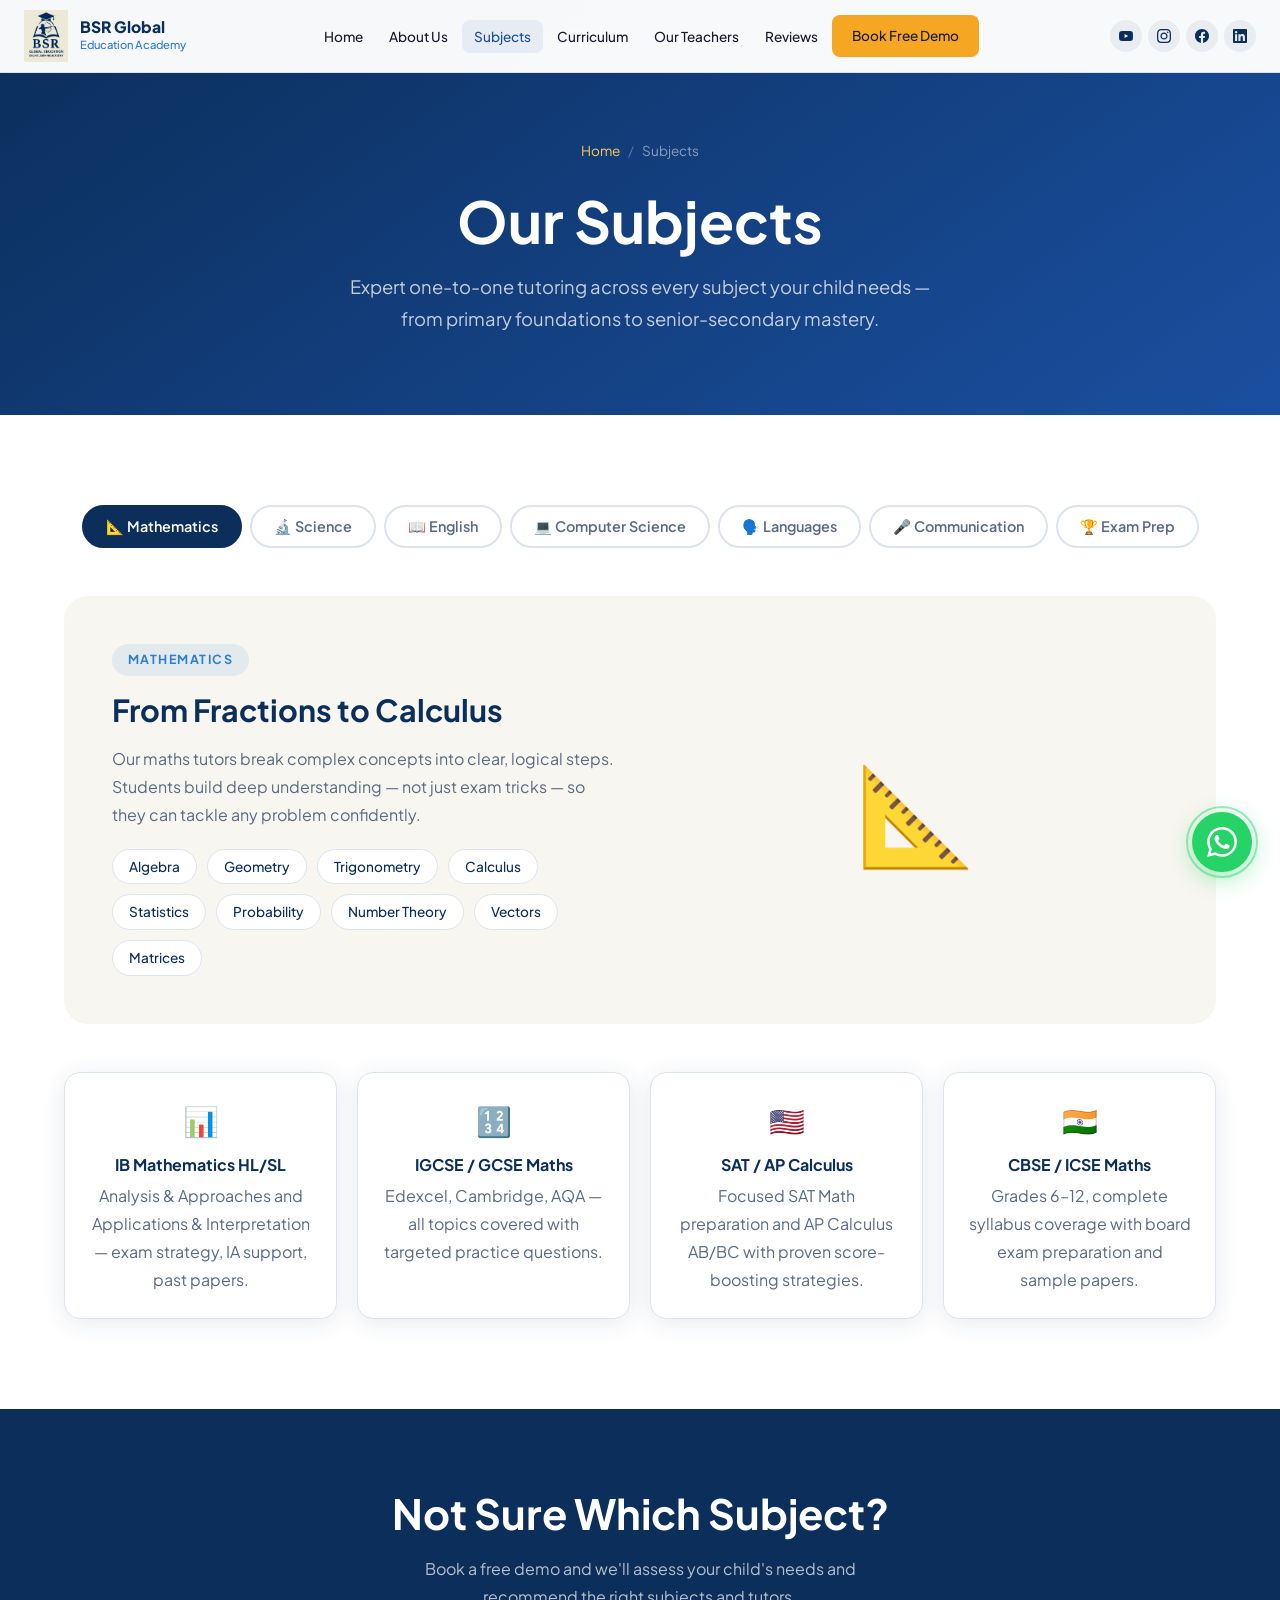
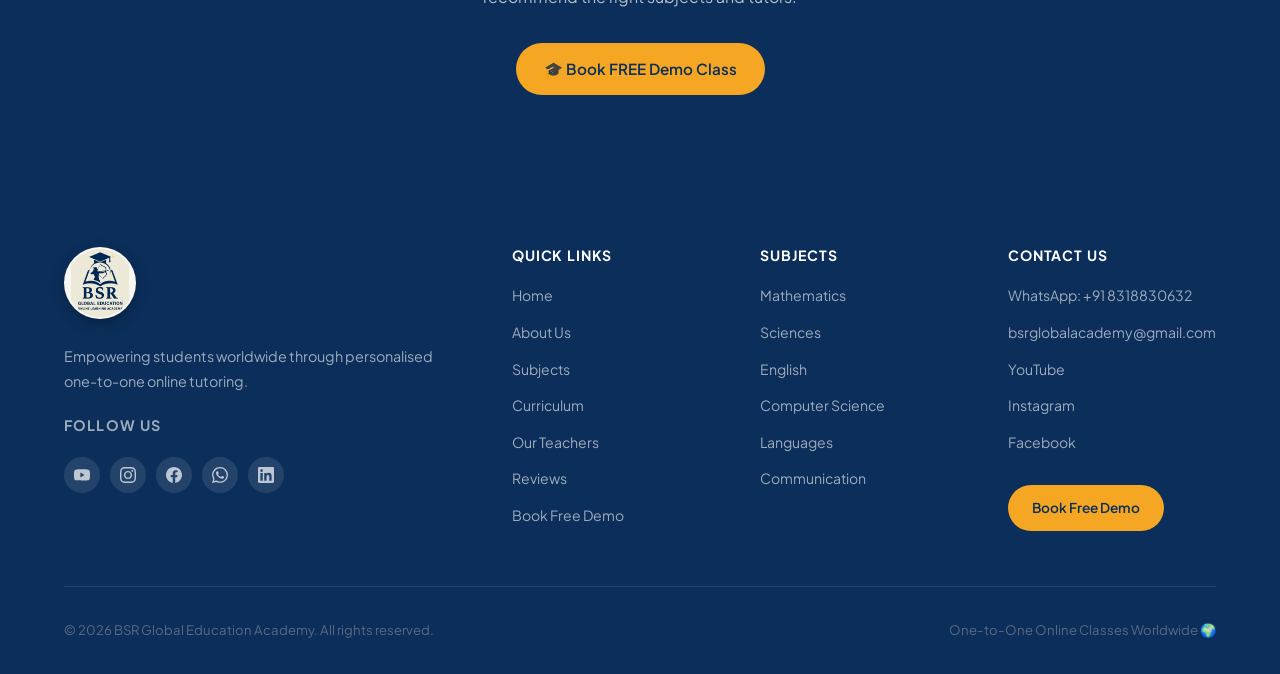
<file: subjects.html>
<!DOCTYPE html>
<html lang="en">
<head>
<meta charset="UTF-8">
<meta name="viewport" content="width=device-width, initial-scale=1.0">
<title>Subjects | BSR Global Education Academy</title>
<meta name="description" content="BSR offers one-to-one online tutoring in Mathematics, Sciences, English, Computer Science, Languages, and Communication Skills across all major international boards.">
<meta property="og:title" content="Subjects | BSR Global Education Academy">
<meta property="og:type" content="website">
<link rel="icon" href="logo.jpg" type="image/jpeg">
<link href="https://fonts.googleapis.com/css2?family=Plus+Jakarta+Sans:wght@300;400;500;600;700;800&family=Lora:ital,wght@0,400;1,400&display=swap" rel="stylesheet">
<link rel="stylesheet" href="style.css">
<style>
.subject-tabs { display:flex; gap:8px; justify-content:center; flex-wrap:wrap; margin-bottom:48px; }
.tab { padding:10px 22px; border-radius:50px; border:2px solid var(--border); background:transparent; cursor:pointer; font-weight:600; font-size:.9rem; color:var(--muted); transition:var(--transition); font-family:inherit; }
.tab:hover, .tab.active { background:var(--navy); border-color:var(--navy); color:#fff; }
.subject-panel { display:none; }
.subject-panel.active { display:block; }
.subject-hero-card { display:grid; grid-template-columns:1fr 1fr; gap:48px; align-items:center; background:var(--cream); border-radius:24px; padding:48px; margin-bottom:48px; }
.subject-icon-big { font-size:6rem; text-align:center; }
.subject-topics { display:flex; flex-wrap:wrap; gap:10px; margin-top:20px; }
.topic-tag { background:var(--white); border:1px solid var(--border); border-radius:50px; padding:6px 16px; font-size:.85rem; font-weight:500; color:var(--navy); }
.sub-cards { display:grid; grid-template-columns:repeat(auto-fit,minmax(220px,1fr)); gap:20px; }
.sub-card { padding:24px; text-align:center; }
.sub-card .icon { font-size:1.8rem; margin-bottom:12px; }
.sub-card h4 { color:var(--navy); margin-bottom:8px; }
.exam-grid { display:grid; grid-template-columns:repeat(auto-fit,minmax(160px,1fr)); gap:16px; }
.exam-card { text-align:center; padding:28px 16px; background:var(--white); border:1px solid var(--border); border-radius:16px; transition:var(--transition); }
.exam-card:hover { border-color:var(--gold); transform:translateY(-4px); box-shadow:var(--shadow); }
.exam-card .badge { font-size:2rem; margin-bottom:12px; }
.exam-card h4 { color:var(--navy); font-size:1rem; }
.exam-card p { font-size:.82rem; }
@media (max-width:768px) {
  .subject-hero-card { grid-template-columns:1fr; }
  .subject-icon-big  { font-size:4rem; }
}
</style>
</head>
<body>

<nav id="navbar">
  <div class="nav-inner">
    <a href="index.html" class="nav-logo">
      <img src="logo.jpg" alt="BSR Global Education Academy Logo">
      <div class="nav-logo-text"><strong>BSR Global</strong><span>Education Academy</span></div>
    </a>
    <ul class="nav-links" id="navLinks">
      <li><a href="index.html">Home</a></li>
      <li><a href="about.html">About Us</a></li>
      <li><a href="subjects.html" class="active">Subjects</a></li>
      <li><a href="curriculum.html">Curriculum</a></li>
      <li><a href="teachers.html">Our Teachers</a></li>
      <li><a href="reviews.html">Reviews</a></li>
      <li><a href="demo.html" class="btn btn-primary">Book Free Demo</a></li>
    </ul>
    <div class="nav-social">
      <a href="https://www.youtube.com/@BSRGlobalEducation" target="_blank" rel="noopener" aria-label="YouTube"><svg viewBox="0 0 24 24"><path d="M23.498 6.186a3.016 3.016 0 0 0-2.122-2.136C19.505 3.545 12 3.545 12 3.545s-7.505 0-9.377.505A3.017 3.017 0 0 0 .502 6.186C0 8.07 0 12 0 12s0 3.93.502 5.814a3.016 3.016 0 0 0 2.122 2.136c1.871.505 9.376.505 9.376.505s7.505 0 9.377-.505a3.015 3.015 0 0 0 2.122-2.136C24 15.93 24 12 24 12s0-3.93-.502-5.814zM9.545 15.568V8.432L15.818 12l-6.273 3.568z"/></svg></a>
      <a href="https://www.instagram.com/bsrglobalacademy?utm_source=qr&igsh=ejBpeWNtMnh1djho" target="_blank" rel="noopener" aria-label="Instagram"><svg viewBox="0 0 24 24"><path d="M12 2.163c3.204 0 3.584.012 4.85.07 3.252.148 4.771 1.691 4.919 4.919.058 1.265.069 1.645.069 4.849 0 3.205-.012 3.584-.069 4.849-.149 3.225-1.664 4.771-4.919 4.919-1.266.058-1.644.07-4.85.07-3.204 0-3.584-.012-4.849-.07-3.26-.149-4.771-1.699-4.919-4.92-.058-1.265-.07-1.644-.07-4.849 0-3.204.013-3.583.07-4.849.149-3.227 1.664-4.771 4.919-4.919 1.266-.057 1.645-.069 4.849-.069zm0-2.163c-3.259 0-3.667.014-4.947.072-4.358.2-6.78 2.618-6.98 6.98-.059 1.281-.073 1.689-.073 4.948 0 3.259.014 3.668.072 4.948.2 4.358 2.618 6.78 6.98 6.98 1.281.058 1.689.072 4.948.072 3.259 0 3.668-.014 4.948-.072 4.354-.2 6.782-2.618 6.979-6.98.059-1.28.073-1.689.073-4.948 0-3.259-.014-3.667-.072-4.947-.196-4.354-2.617-6.78-6.979-6.98-1.281-.059-1.69-.073-4.949-.073zm0 5.838c-3.403 0-6.162 2.759-6.162 6.162s2.759 6.163 6.162 6.163 6.162-2.759 6.162-6.163c0-3.403-2.759-6.162-6.162-6.162zm0 10.162c-2.209 0-4-1.79-4-4 0-2.209 1.791-4 4-4s4 1.791 4 4c0 2.21-1.791 4-4 4zm6.406-11.845c-.796 0-1.441.645-1.441 1.44s.645 1.44 1.441 1.44c.795 0 1.439-.645 1.439-1.44s-.644-1.44-1.439-1.44z"/></svg></a>
      <a href="https://www.facebook.com/profile.php?id=61587389646397" target="_blank" rel="noopener" aria-label="Facebook"><svg viewBox="0 0 24 24"><path d="M24 12.073c0-6.627-5.373-12-12-12s-12 5.373-12 12c0 5.99 4.388 10.954 10.125 11.854v-8.385H7.078v-3.47h3.047V9.43c0-3.007 1.792-4.669 4.533-4.669 1.312 0 2.686.235 2.686.235v2.953H15.83c-1.491 0-1.956.925-1.956 1.874v2.25h3.328l-.532 3.47h-2.796v8.385C19.612 23.027 24 18.062 24 12.073z"/></svg></a>
      <a href="https://www.linkedin.com/company/135284380/" target="_blank" rel="noopener" aria-label="LinkedIn">
        <svg viewBox="0 0 24 24"><path d="M20.447 20.452h-3.554v-5.569c0-1.328-.027-3.037-1.852-3.037-1.853 0-2.136 1.445-2.136 2.939v5.667H9.351V9h3.414v1.561h.046c.477-.9 1.637-1.85 3.37-1.85 3.601 0 4.267 2.37 4.267 5.455v6.286zM5.337 7.433a2.062 2.062 0 01-2.063-2.065 2.064 2.064 0 112.063 2.065zm1.782 13.019H3.555V9h3.564v11.452zM22.225 0H1.771C.792 0 0 .774 0 1.729v20.542C0 23.227.792 24 1.771 24h20.451C23.2 24 24 23.227 24 22.271V1.729C24 .774 23.2 0 22.222 0h.003z"/></svg>
      </a>
    </div>
    <button class="nav-toggle" id="navToggle"><span></span><span></span><span></span></button>
  </div>
</nav>

<div class="page-hero">
  <div class="breadcrumb"><a href="index.html">Home</a> <span>/</span> Subjects</div>
  <h1>Our Subjects</h1>
  <p>Expert one-to-one tutoring across every subject your child needs — from primary foundations to senior-secondary mastery.</p>
</div>

<section>
  <div class="container">
    <div class="subject-tabs">
      <button class="tab active" data-panel="maths">📐 Mathematics</button>
      <button class="tab" data-panel="science">🔬 Science</button>
      <button class="tab" data-panel="english">📖 English</button>
      <button class="tab" data-panel="cs">💻 Computer Science</button>
      <button class="tab" data-panel="languages">🗣️ Languages</button>
      <button class="tab" data-panel="comms">🎤 Communication</button>
      <button class="tab" data-panel="exams">🏆 Exam Prep</button>
    </div>
    <div class="subject-panel active" id="panel-maths">
      <div class="subject-hero-card"><div><span class="section-label">Mathematics</span><h2 class="section-title" style="font-size:1.9rem">From Fractions to Calculus</h2><p>Our maths tutors break complex concepts into clear, logical steps. Students build deep understanding — not just exam tricks — so they can tackle any problem confidently.</p><div class="subject-topics"><span class="topic-tag">Algebra</span><span class="topic-tag">Geometry</span><span class="topic-tag">Trigonometry</span><span class="topic-tag">Calculus</span><span class="topic-tag">Statistics</span><span class="topic-tag">Probability</span><span class="topic-tag">Number Theory</span><span class="topic-tag">Vectors</span><span class="topic-tag">Matrices</span></div></div><div class="subject-icon-big">📐</div></div>
      <div class="sub-cards"><div class="card sub-card"><div class="icon">📊</div><h4>IB Mathematics HL/SL</h4><p>Analysis & Approaches and Applications & Interpretation — exam strategy, IA support, past papers.</p></div><div class="card sub-card"><div class="icon">🔢</div><h4>IGCSE / GCSE Maths</h4><p>Edexcel, Cambridge, AQA — all topics covered with targeted practice questions.</p></div><div class="card sub-card"><div class="icon">🇺🇸</div><h4>SAT / AP Calculus</h4><p>Focused SAT Math preparation and AP Calculus AB/BC with proven score-boosting strategies.</p></div><div class="card sub-card"><div class="icon">🇮🇳</div><h4>CBSE / ICSE Maths</h4><p>Grades 6–12, complete syllabus coverage with board exam preparation and sample papers.</p></div></div>
    </div>
    <div class="subject-panel" id="panel-science">
      <div class="subject-hero-card"><div><span class="section-label">Science</span><h2 class="section-title" style="font-size:1.9rem">Understand, Don't Memorise</h2><p>Science should make sense. Our tutors connect theory to the real world, making Physics, Chemistry, and Biology genuinely interesting — and much easier to remember.</p><div class="subject-topics"><span class="topic-tag">Physics</span><span class="topic-tag">Chemistry</span><span class="topic-tag">Biology</span><span class="topic-tag">Organic Chem</span><span class="topic-tag">Mechanics</span><span class="topic-tag">Genetics</span><span class="topic-tag">Thermodynamics</span><span class="topic-tag">Ecology</span></div></div><div class="subject-icon-big">🔬</div></div>
      <div class="sub-cards"><div class="card sub-card"><div class="icon">⚛️</div><h4>Physics</h4><p>IB, IGCSE, A-Level, CBSE — from kinematics to quantum physics, explained clearly.</p></div><div class="card sub-card"><div class="icon">🧪</div><h4>Chemistry</h4><p>Organic, inorganic, and physical chemistry with lab report writing and IA guidance for IB.</p></div><div class="card sub-card"><div class="icon">🧬</div><h4>Biology</h4><p>Cell biology, human physiology, ecology, genetics — with diagram and essay techniques.</p></div><div class="card sub-card"><div class="icon">🌎</div><h4>General Science</h4><p>Primary and middle-school science across all boards — building solid foundations early.</p></div></div>
    </div>
    <div class="subject-panel" id="panel-english">
      <div class="subject-hero-card"><div><span class="section-label">English</span><h2 class="section-title" style="font-size:1.9rem">Words That Win Marks</h2><p>Whether it's essay writing, literary analysis, or language skills, our English tutors give students the vocabulary, structure, and critical thinking to excel in any assignment.</p><div class="subject-topics"><span class="topic-tag">Grammar</span><span class="topic-tag">Essay Writing</span><span class="topic-tag">Literary Analysis</span><span class="topic-tag">Reading Comprehension</span><span class="topic-tag">Creative Writing</span><span class="topic-tag">Poetry</span></div></div><div class="subject-icon-big">📖</div></div>
      <div class="sub-cards"><div class="card sub-card"><div class="icon">📝</div><h4>IB Language & Literature</h4><p>Language A and B — text analysis, comparative essays, oral commentary preparation.</p></div><div class="card sub-card"><div class="icon">📚</div><h4>IGCSE English</h4><p>Language and Literature — comprehension, directed writing, and essay technique.</p></div><div class="card sub-card"><div class="icon">✍️</div><h4>A-Level English</h4><p>Close reading, unseen texts, coursework, and exam essay writing strategies.</p></div><div class="card sub-card"><div class="icon">🇮🇳</div><h4>CBSE / ICSE English</h4><p>Grammar, literature, and writing for Grades 6–12 on the Indian national boards.</p></div></div>
    </div>
    <div class="subject-panel" id="panel-cs">
      <div class="subject-hero-card"><div><span class="section-label">Computer Science</span><h2 class="section-title" style="font-size:1.9rem">Code. Create. Innovate.</h2><p>From Scratch to Python to full-stack development — our CS tutors teach both the theory and the hands-on skills that universities and future employers want to see.</p><div class="subject-topics"><span class="topic-tag">Python</span><span class="topic-tag">Java</span><span class="topic-tag">Scratch</span><span class="topic-tag">HTML/CSS</span><span class="topic-tag">JavaScript</span><span class="topic-tag">Algorithms</span><span class="topic-tag">Data Structures</span><span class="topic-tag">Databases</span></div></div><div class="subject-icon-big">💻</div></div>
      <div class="sub-cards"><div class="card sub-card"><div class="icon">🐍</div><h4>Python Programming</h4><p>Beginner to advanced — algorithms, OOP, data science basics, and project work.</p></div><div class="card sub-card"><div class="icon">☕</div><h4>Java</h4><p>AP Computer Science A, IB CS, and IGCSE CS — Java programming with exam focus.</p></div><div class="card sub-card"><div class="icon">🌐</div><h4>Web Development</h4><p>HTML, CSS, JavaScript for students wanting to build real projects alongside coursework.</p></div><div class="card sub-card"><div class="icon">🎮</div><h4>Scratch & Visual</h4><p>Fun, project-based coding for younger students building computational thinking skills.</p></div></div>
    </div>
    <div class="subject-panel" id="panel-languages">
      <div class="subject-hero-card"><div><span class="section-label">Languages</span><h2 class="section-title" style="font-size:1.9rem">New Language, New World</h2><p>Learning a new language opens doors. Our language tutors make every session conversational, practical, and genuinely enjoyable for students of all ages.</p><div class="subject-topics"><span class="topic-tag">Hindi</span><span class="topic-tag">Sanskrit</span><span class="topic-tag">German</span><span class="topic-tag">Reading</span><span class="topic-tag">Writing</span><span class="topic-tag">Conversation</span></div></div><div class="subject-icon-big">🗣️</div></div>
      <div class="sub-cards"><div class="card sub-card"><div class="icon">🇮🇳</div><h4>Hindi</h4><p>CBSE Hindi A & B, grammar, literature, and writing for all grade levels.</p></div><div class="card sub-card"><div class="icon">📜</div><h4>Sanskrit</h4><p>Classical Sanskrit grammar, translation, and literature for CBSE students.</p></div><div class="card sub-card"><div class="icon">🇩🇪</div><h4>German</h4><p>Beginner to B2 level — speaking, writing, grammar, and exam preparation.</p></div></div>
    </div>
    <div class="subject-panel" id="panel-comms">
      <div class="subject-hero-card"><div><span class="section-label">Communication Skills</span><h2 class="section-title" style="font-size:1.9rem">Speak with Confidence</h2><p>Academic success is about more than grades. The ability to communicate clearly and confidently is a life skill — one we actively develop in every student we work with.</p><div class="subject-topics"><span class="topic-tag">Public Speaking</span><span class="topic-tag">Debate</span><span class="topic-tag">Presentation Skills</span><span class="topic-tag">Interview Preparation</span><span class="topic-tag">Confidence Building</span></div></div><div class="subject-icon-big">🎤</div></div>
      <div class="sub-cards"><div class="card sub-card"><div class="icon">🎙️</div><h4>Public Speaking</h4><p>Eliminate anxiety, structure speeches clearly, and command any room.</p></div><div class="card sub-card"><div class="icon">💬</div><h4>Debate & Discussion</h4><p>Build argumentative reasoning skills for IB TOK, MUN, and school debates.</p></div><div class="card sub-card"><div class="icon">🖥️</div><h4>Presentation Skills</h4><p>Design compelling presentations and deliver them with poise and clarity.</p></div></div>
    </div>
    <div class="subject-panel" id="panel-exams">
      <div class="subject-hero-card"><div><span class="section-label">Competitive Exam Preparation</span><h2 class="section-title" style="font-size:1.9rem">Score Higher, Get Further</h2><p>Entrance exam results can define a student's future. Our specialists know exactly what these tests demand — and deliver targeted preparation that moves the needle.</p><div class="subject-topics"><span class="topic-tag">SAT</span><span class="topic-tag">PSAT</span><span class="topic-tag">ACT</span><span class="topic-tag">AP Courses</span><span class="topic-tag">AMC</span><span class="topic-tag">Olympiads</span><span class="topic-tag">Scholarship Exams</span></div></div><div class="subject-icon-big">🏆</div></div>
      <div class="exam-grid"><div class="exam-card"><div class="badge">📝</div><h4>SAT</h4><p>Math & Evidence-Based Reading</p></div><div class="exam-card"><div class="badge">📋</div><h4>PSAT</h4><p>National Merit Scholarship prep</p></div><div class="exam-card"><div class="badge">📊</div><h4>ACT</h4><p>English, Math, Science, Reading</p></div><div class="exam-card"><div class="badge">🎓</div><h4>AP Courses</h4><p>All major AP subjects</p></div><div class="exam-card"><div class="badge">🔢</div><h4>AMC 8/10/12</h4><p>American Mathematics Competitions</p></div><div class="exam-card"><div class="badge">🌍</div><h4>Olympiads</h4><p>Math, Science, Informatics</p></div></div>
    </div>
  </div>
</section>

<section style="background:var(--navy);text-align:center;padding:80px 0">
  <div class="container">
    <h2 style="color:#fff;margin-bottom:16px">Not Sure Which Subject?</h2>
    <p style="color:rgba(255,255,255,.7);max-width:500px;margin:0 auto 32px">Book a free demo and we'll assess your child's needs and recommend the right subjects and tutors.</p>
    <a href="demo.html" class="btn btn-primary">🎓 Book FREE Demo Class</a>
  </div>
</section>

<footer>
  <div class="container">
    <div class="footer-grid">
      <div class="footer-brand">
        <img src="logo.jpg" alt="BSR Global Education Academy">
        <p>Empowering students worldwide through personalised one-to-one online tutoring.</p>
        <p class="follow-us-label">Follow Us</p>
        <div class="footer-social-row">
          <a href="https://www.youtube.com/@BSRGlobalEducation" target="_blank" rel="noopener" aria-label="YouTube" class="footer-social-icon youtube"><svg viewBox="0 0 24 24"><path d="M23.498 6.186a3.016 3.016 0 0 0-2.122-2.136C19.505 3.545 12 3.545 12 3.545s-7.505 0-9.377.505A3.017 3.017 0 0 0 .502 6.186C0 8.07 0 12 0 12s0 3.93.502 5.814a3.016 3.016 0 0 0 2.122 2.136c1.871.505 9.376.505 9.376.505s7.505 0 9.377-.505a3.015 3.015 0 0 0 2.122-2.136C24 15.93 24 12 24 12s0-3.93-.502-5.814zM9.545 15.568V8.432L15.818 12l-6.273 3.568z"/></svg></a>
          <a href="https://www.instagram.com/bsrglobalacademy?utm_source=qr&igsh=ejBpeWNtMnh1djho" target="_blank" rel="noopener" aria-label="Instagram" class="footer-social-icon instagram"><svg viewBox="0 0 24 24"><path d="M12 2.163c3.204 0 3.584.012 4.85.07 3.252.148 4.771 1.691 4.919 4.919.058 1.265.069 1.645.069 4.849 0 3.205-.012 3.584-.069 4.849-.149 3.225-1.664 4.771-4.919 4.919-1.266.058-1.644.07-4.85.07-3.204 0-3.584-.012-4.849-.07-3.26-.149-4.771-1.699-4.919-4.92-.058-1.265-.07-1.644-.07-4.849 0-3.204.013-3.583.07-4.849.149-3.227 1.664-4.771 4.919-4.919 1.266-.057 1.645-.069 4.849-.069zm0-2.163c-3.259 0-3.667.014-4.947.072-4.358.2-6.78 2.618-6.98 6.98-.059 1.281-.073 1.689-.073 4.948 0 3.259.014 3.668.072 4.948.2 4.358 2.618 6.78 6.98 6.98 1.281.058 1.689.072 4.948.072 3.259 0 3.668-.014 4.948-.072 4.354-.2 6.782-2.618 6.979-6.98.059-1.28.073-1.689.073-4.948 0-3.259-.014-3.667-.072-4.947-.196-4.354-2.617-6.78-6.979-6.98-1.281-.059-1.69-.073-4.949-.073zm0 5.838c-3.403 0-6.162 2.759-6.162 6.162s2.759 6.163 6.162 6.163 6.162-2.759 6.162-6.163c0-3.403-2.759-6.162-6.162-6.162zm0 10.162c-2.209 0-4-1.79-4-4 0-2.209 1.791-4 4-4s4 1.791 4 4c0 2.21-1.791 4-4 4zm6.406-11.845c-.796 0-1.441.645-1.441 1.44s.645 1.44 1.441 1.44c.795 0 1.439-.645 1.439-1.44s-.644-1.44-1.439-1.44z"/></svg></a>
          <a href="https://www.facebook.com/profile.php?id=61587389646397" target="_blank" rel="noopener" aria-label="Facebook" class="footer-social-icon facebook"><svg viewBox="0 0 24 24"><path d="M24 12.073c0-6.627-5.373-12-12-12s-12 5.373-12 12c0 5.99 4.388 10.954 10.125 11.854v-8.385H7.078v-3.47h3.047V9.43c0-3.007 1.792-4.669 4.533-4.669 1.312 0 2.686.235 2.686.235v2.953H15.83c-1.491 0-1.956.925-1.956 1.874v2.25h3.328l-.532 3.47h-2.796v8.385C19.612 23.027 24 18.062 24 12.073z"/></svg></a>
          <a href="https://wa.me/918318830632?text=Hello%20BSR%20Global%20Academy%2C%20I%20would%20like%20to%20know%20more%20about%20your%20tutoring%20programs%20and%20free%20demo%20classes." target="_blank" rel="noopener" aria-label="WhatsApp" class="footer-social-icon whatsapp"><svg viewBox="0 0 24 24"><path d="M17.472 14.382c-.297-.149-1.758-.867-2.03-.967-.273-.099-.471-.148-.67.15-.197.297-.767.966-.94 1.164-.173.199-.347.223-.644.075-.297-.15-1.255-.463-2.39-1.475-.883-.788-1.48-1.761-1.653-2.059-.173-.297-.018-.458.13-.606.134-.133.298-.347.446-.52.149-.174.198-.298.298-.497.099-.198.05-.371-.025-.52-.075-.149-.669-1.612-.916-2.207-.242-.579-.487-.5-.669-.51-.173-.008-.371-.01-.57-.01-.198 0-.52.074-.792.372-.272.297-1.04 1.016-1.04 2.479 0 1.462 1.065 2.875 1.213 3.074.149.198 2.096 3.2 5.077 4.487.709.306 1.262.489 1.694.625.712.227 1.36.195 1.871.118.571-.085 1.758-.719 2.006-1.413.248-.694.248-1.289.173-1.413-.074-.124-.272-.198-.57-.347m-5.421 7.403h-.004a9.87 9.87 0 01-5.031-1.378l-.361-.214-3.741.982.998-3.648-.235-.374a9.86 9.86 0 01-1.51-5.26c.001-5.45 4.436-9.884 9.888-9.884 2.64 0 5.122 1.03 6.988 2.898a9.825 9.825 0 012.893 6.994c-.003 5.45-4.437 9.884-9.885 9.884m8.413-18.297A11.815 11.815 0 0012.05 0C5.495 0 .16 5.335.157 11.892c0 2.096.547 4.142 1.588 5.945L.057 24l6.305-1.654a11.882 11.882 0 005.683 1.448h.005c6.554 0 11.89-5.335 11.893-11.893a11.821 11.821 0 00-3.48-8.413z"/></svg></a>
          <a href="https://www.linkedin.com/company/135284380/" target="_blank" rel="noopener" aria-label="LinkedIn" class="footer-social-icon linkedin">
            <svg viewBox="0 0 24 24"><path d="M20.447 20.452h-3.554v-5.569c0-1.328-.027-3.037-1.852-3.037-1.853 0-2.136 1.445-2.136 2.939v5.667H9.351V9h3.414v1.561h.046c.477-.9 1.637-1.85 3.37-1.85 3.601 0 4.267 2.37 4.267 5.455v6.286zM5.337 7.433a2.062 2.062 0 01-2.063-2.065 2.064 2.064 0 112.063 2.065zm1.782 13.019H3.555V9h3.564v11.452zM22.225 0H1.771C.792 0 0 .774 0 1.729v20.542C0 23.227.792 24 1.771 24h20.451C23.2 24 24 23.227 24 22.271V1.729C24 .774 23.2 0 22.222 0h.003z"/></svg>
          </a>
        </div>
      </div>
      <div class="footer-col"><h4>Quick Links</h4><ul><li><a href="index.html">Home</a></li><li><a href="about.html">About Us</a></li><li><a href="subjects.html">Subjects</a></li><li><a href="curriculum.html">Curriculum</a></li><li><a href="teachers.html">Our Teachers</a></li><li><a href="reviews.html">Reviews</a></li><li><a href="demo.html">Book Free Demo</a></li></ul></div>
      <div class="footer-col"><h4>Subjects</h4><ul><li><a href="subjects.html">Mathematics</a></li><li><a href="subjects.html">Sciences</a></li><li><a href="subjects.html">English</a></li><li><a href="subjects.html">Computer Science</a></li><li><a href="subjects.html">Languages</a></li><li><a href="subjects.html">Communication</a></li></ul></div>
      <div class="footer-col"><h4>Contact Us</h4><ul><li><a href="https://wa.me/918318830632?text=Hello%20BSR%20Global%20Academy%2C%20I%20would%20like%20to%20know%20more%20about%20your%20tutoring%20programs%20and%20free%20demo%20classes.">WhatsApp: +91 8318830632</a></li><li><a href="mailto:bsrglobalacademy@gmail.com">bsrglobalacademy@gmail.com</a></li><li><a href="https://www.youtube.com/@BSRGlobalEducation" target="_blank" rel="noopener">YouTube</a></li><li><a href="https://www.instagram.com/bsrglobalacademy?utm_source=qr&igsh=ejBpeWNtMnh1djho" target="_blank" rel="noopener">Instagram</a></li><li><a href="https://www.facebook.com/profile.php?id=61587389646397" target="_blank" rel="noopener">Facebook</a></li></ul><a href="demo.html" class="btn btn-primary" style="margin-top:20px;font-size:.85rem;padding:12px 24px">Book Free Demo</a></div>
    </div>
    <div class="footer-bottom"><p>© 2026 BSR Global Education Academy. All rights reserved.</p><p>One-to-One Online Classes Worldwide 🌍</p></div>
  </div>
</footer>

<a href="https://wa.me/918318830632?text=Hello%20BSR%20Global%20Academy%2C%20I%20would%20like%20to%20know%20more%20about%20your%20tutoring%20programs%20and%20free%20demo%20classes." class="whatsapp-fab" target="_blank" rel="noopener" aria-label="Chat on WhatsApp">
  <svg viewBox="0 0 24 24"><path d="M17.472 14.382c-.297-.149-1.758-.867-2.03-.967-.273-.099-.471-.148-.67.15-.197.297-.767.966-.94 1.164-.173.199-.347.223-.644.075-.297-.15-1.255-.463-2.39-1.475-.883-.788-1.48-1.761-1.653-2.059-.173-.297-.018-.458.13-.606.134-.133.298-.347.446-.52.149-.174.198-.298.298-.497.099-.198.05-.371-.025-.52-.075-.149-.669-1.612-.916-2.207-.242-.579-.487-.5-.669-.51-.173-.008-.371-.01-.57-.01-.198 0-.52.074-.792.372-.272.297-1.04 1.016-1.04 2.479 0 1.462 1.065 2.875 1.213 3.074.149.198 2.096 3.2 5.077 4.487.709.306 1.262.489 1.694.625.712.227 1.36.195 1.871.118.571-.085 1.758-.719 2.006-1.413.248-.694.248-1.289.173-1.413-.074-.124-.272-.198-.57-.347m-5.421 7.403h-.004a9.87 9.87 0 01-5.031-1.378l-.361-.214-3.741.982.998-3.648-.235-.374a9.86 9.86 0 01-1.51-5.26c.001-5.45 4.436-9.884 9.888-9.884 2.64 0 5.122 1.03 6.988 2.898a9.825 9.825 0 012.893 6.994c-.003 5.45-4.437 9.884-9.885 9.884m8.413-18.297A11.815 11.815 0 0012.05 0C5.495 0 .16 5.335.157 11.892c0 2.096.547 4.142 1.588 5.945L.057 24l6.305-1.654a11.882 11.882 0 005.683 1.448h.005c6.554 0 11.89-5.335 11.893-11.893a11.821 11.821 0 00-3.48-8.413z"/></svg>
</a>
<script>
const nav=document.getElementById('navbar');
window.addEventListener('scroll',()=>{nav.style.boxShadow=window.scrollY>20?'0 4px 24px rgba(0,0,0,.1)':'none';});
document.getElementById('navToggle').addEventListener('click',()=>document.getElementById('navLinks').classList.toggle('open'));
document.querySelectorAll('.tab').forEach(tab=>{
  tab.addEventListener('click',()=>{
    document.querySelectorAll('.tab').forEach(t=>t.classList.remove('active'));
    document.querySelectorAll('.subject-panel').forEach(p=>p.classList.remove('active'));
    tab.classList.add('active');
    document.getElementById('panel-'+tab.dataset.panel).classList.add('active');
  });
});
</script>
</body>
</html>
</file>
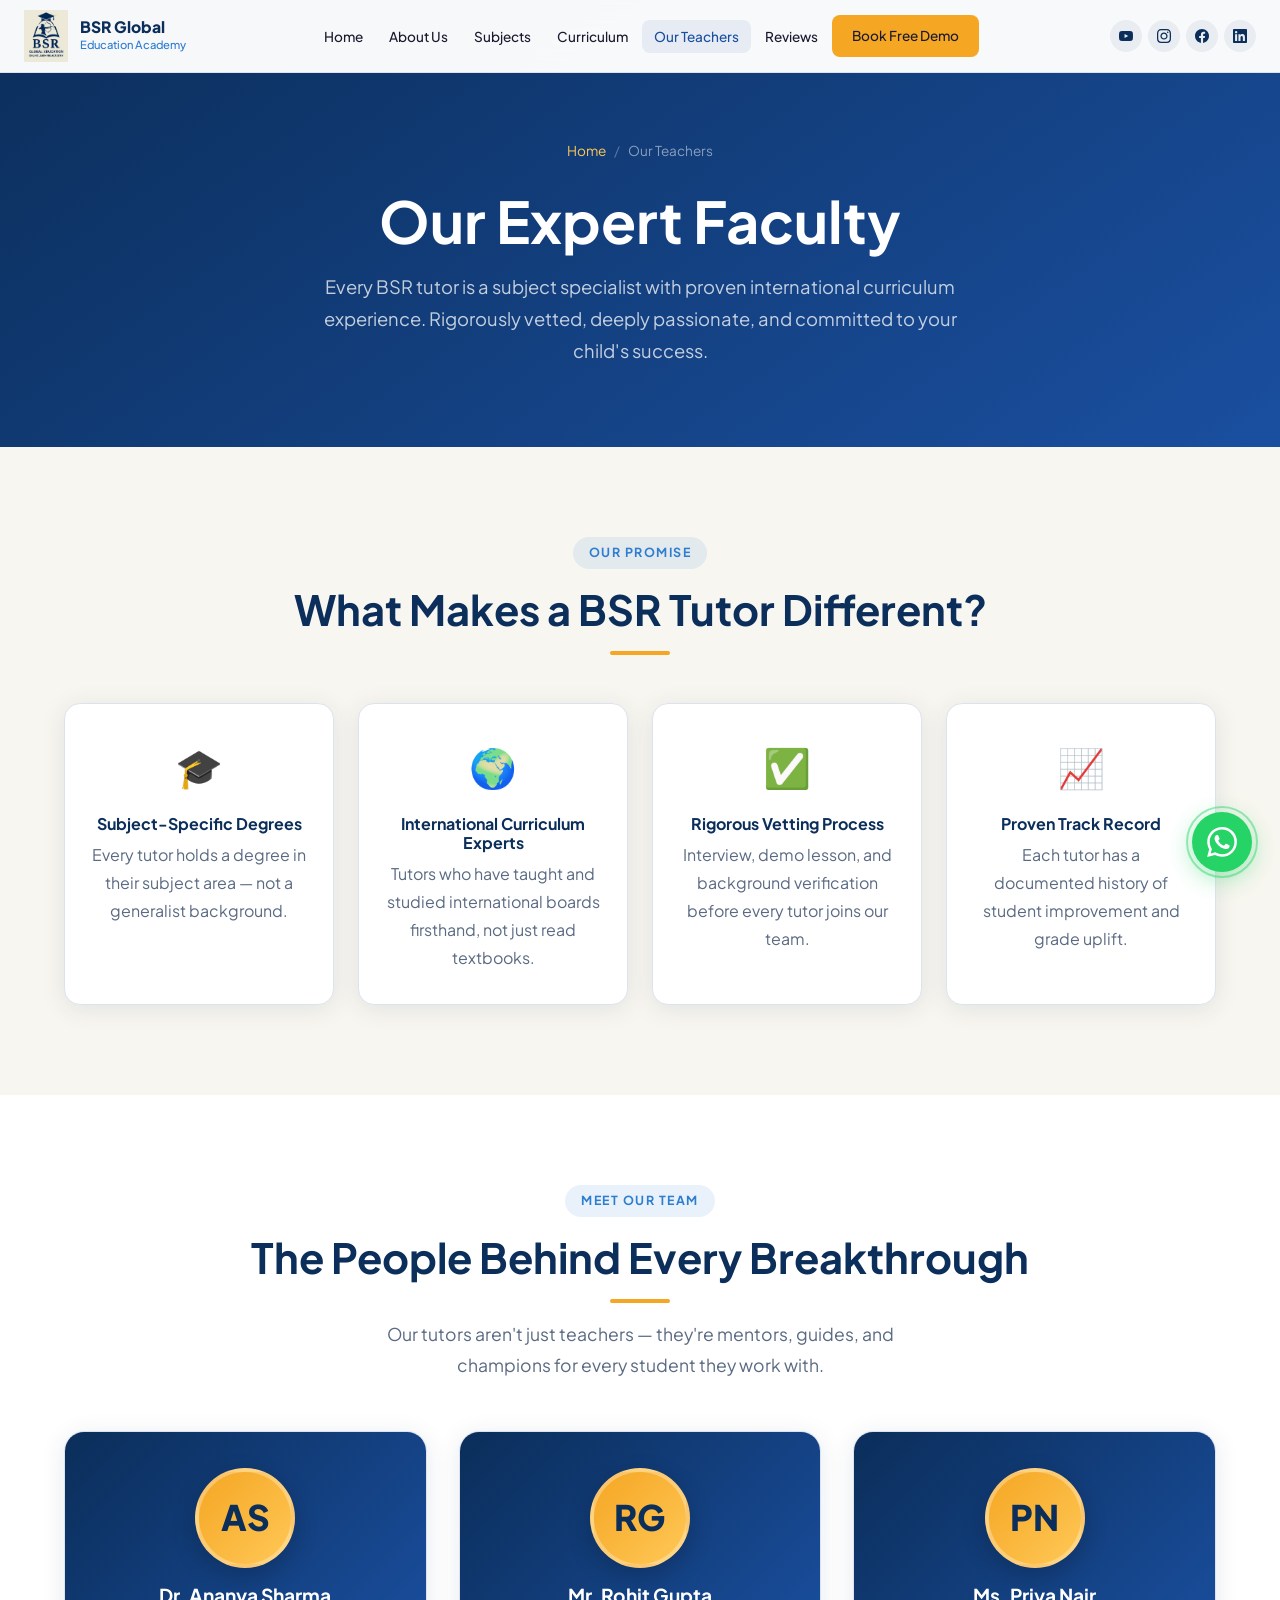
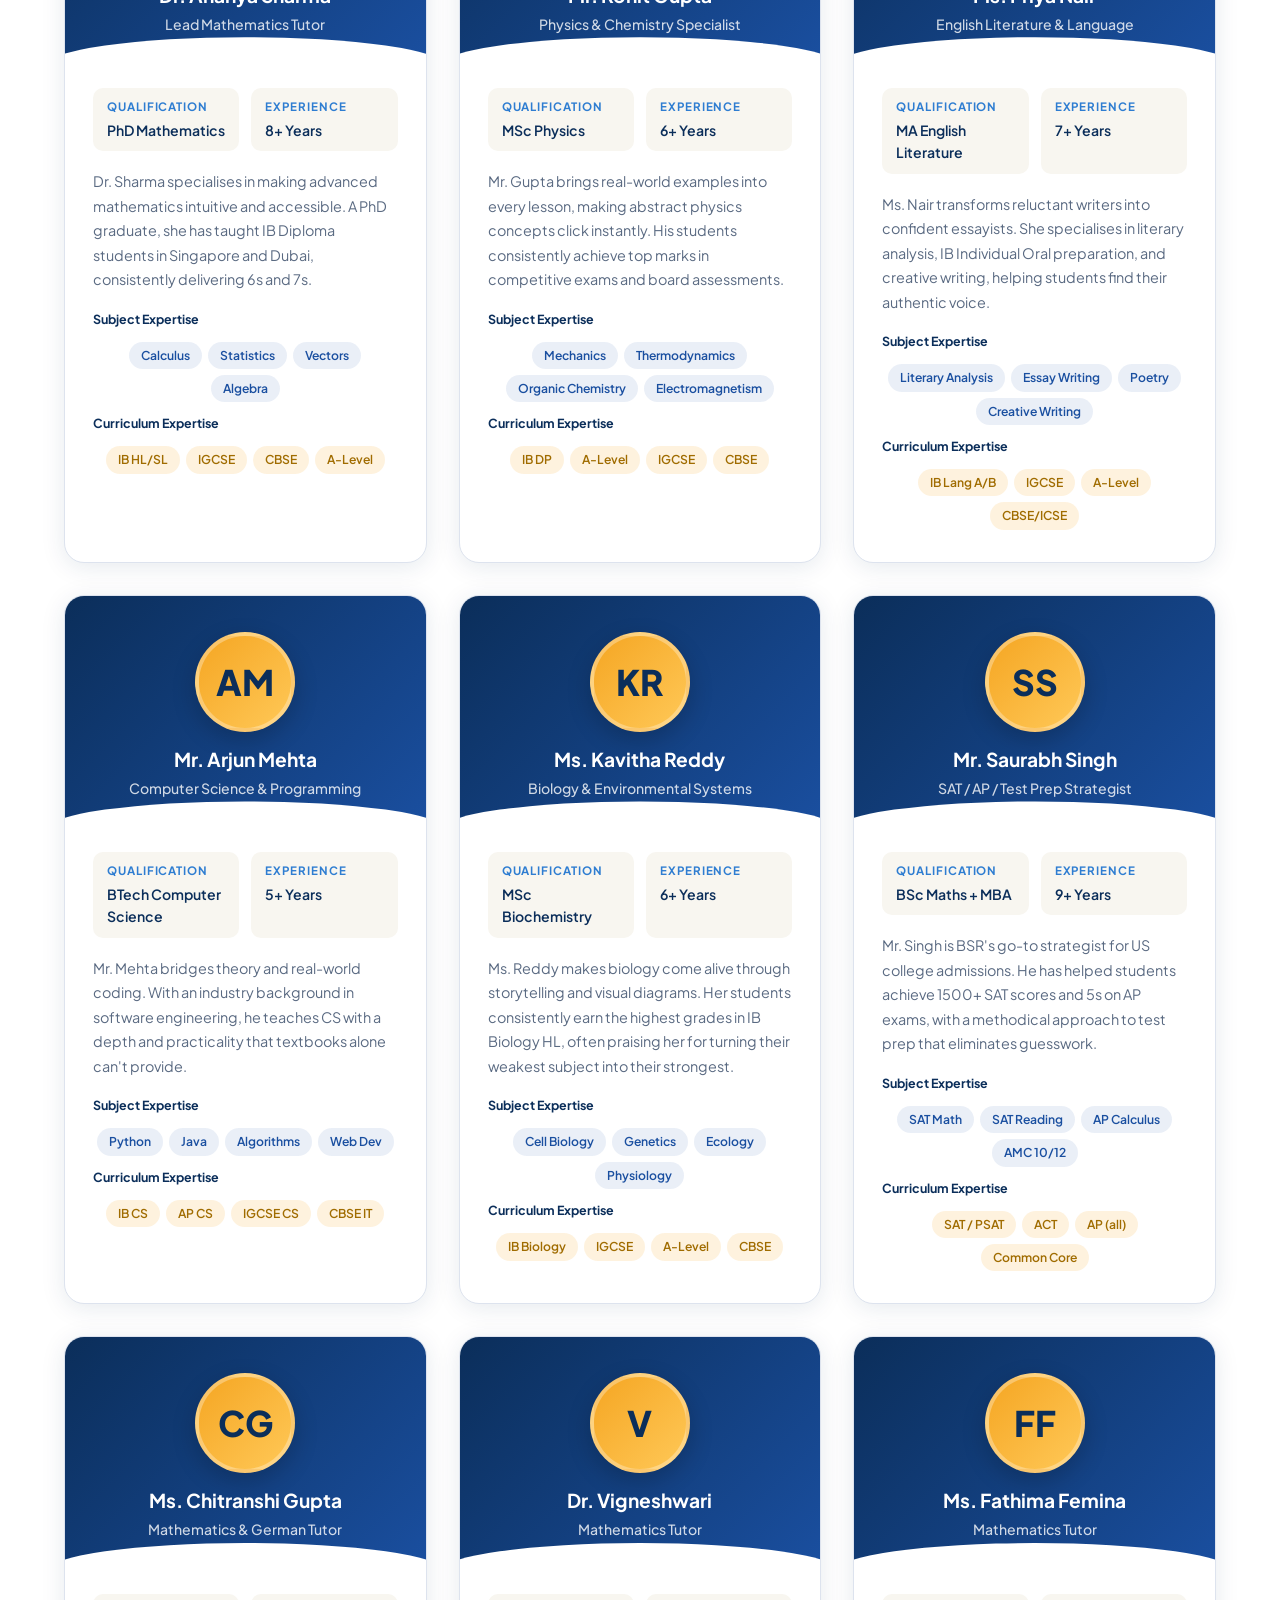
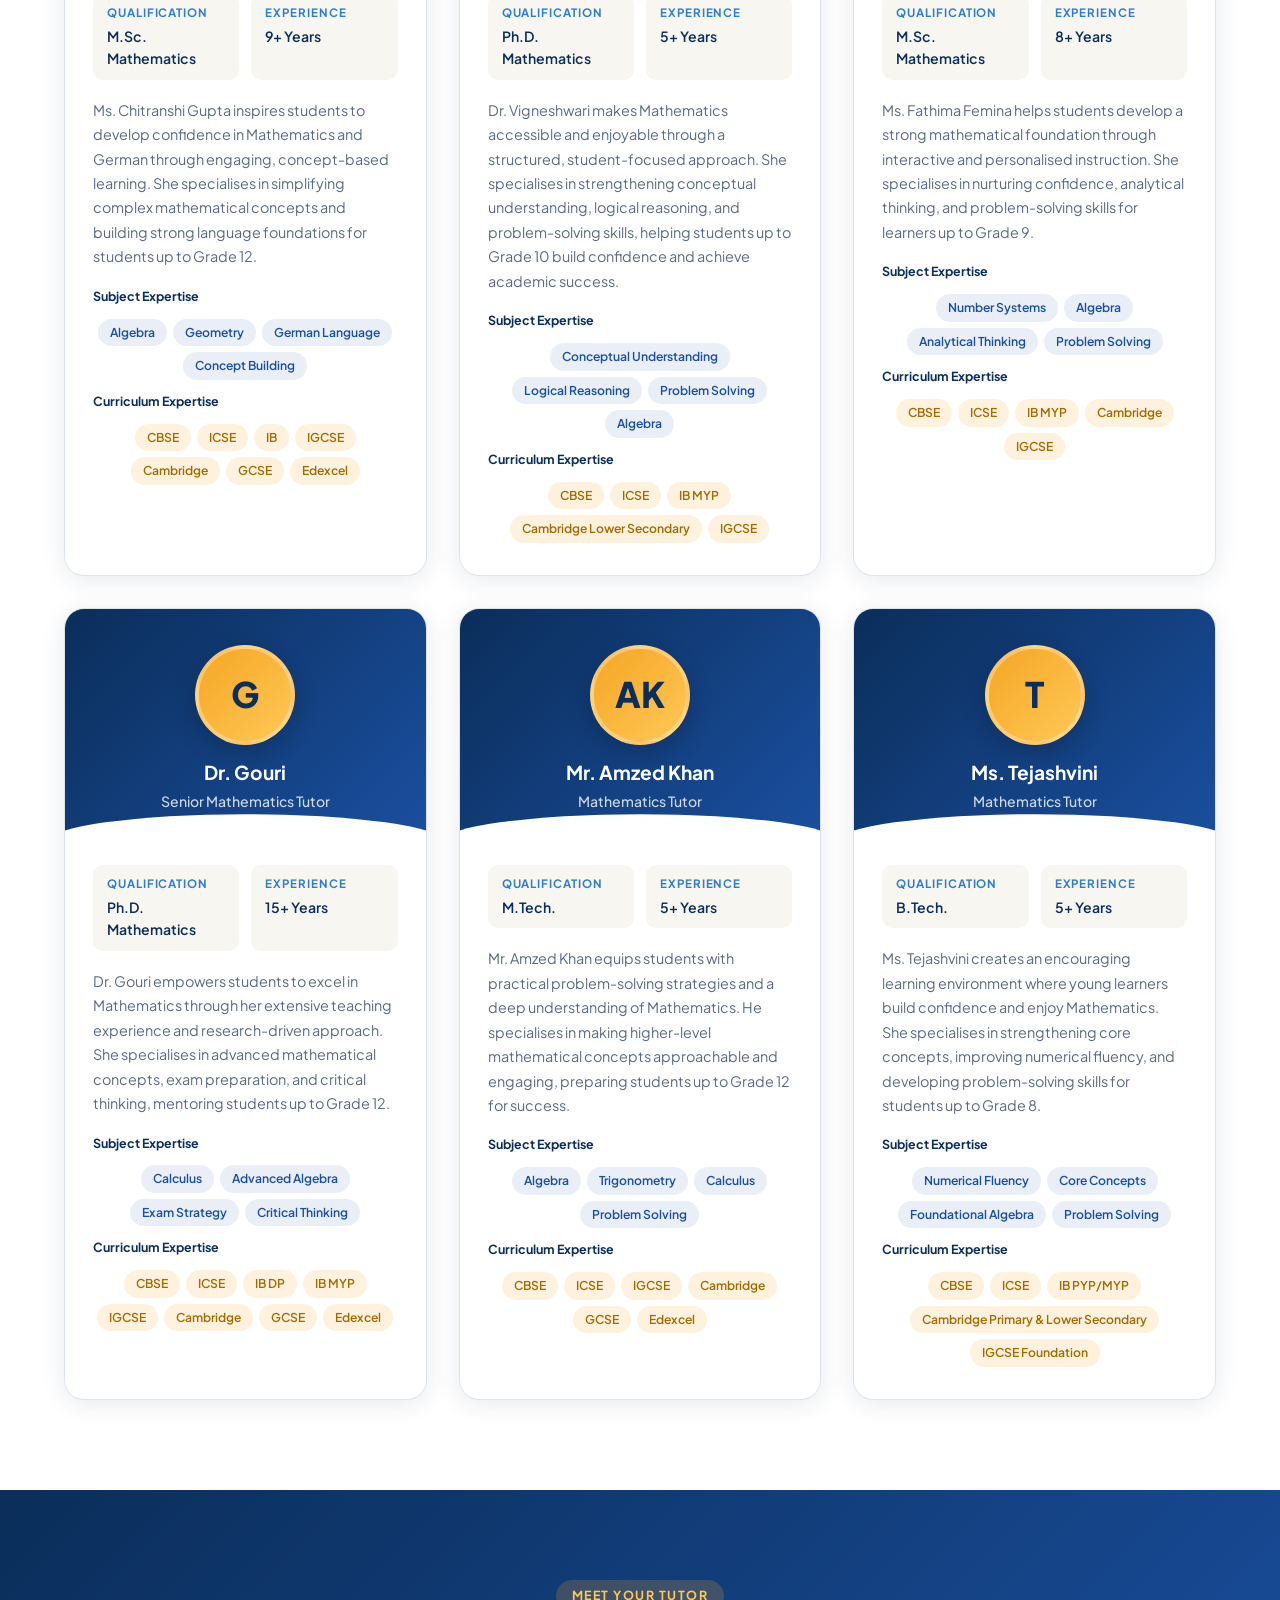
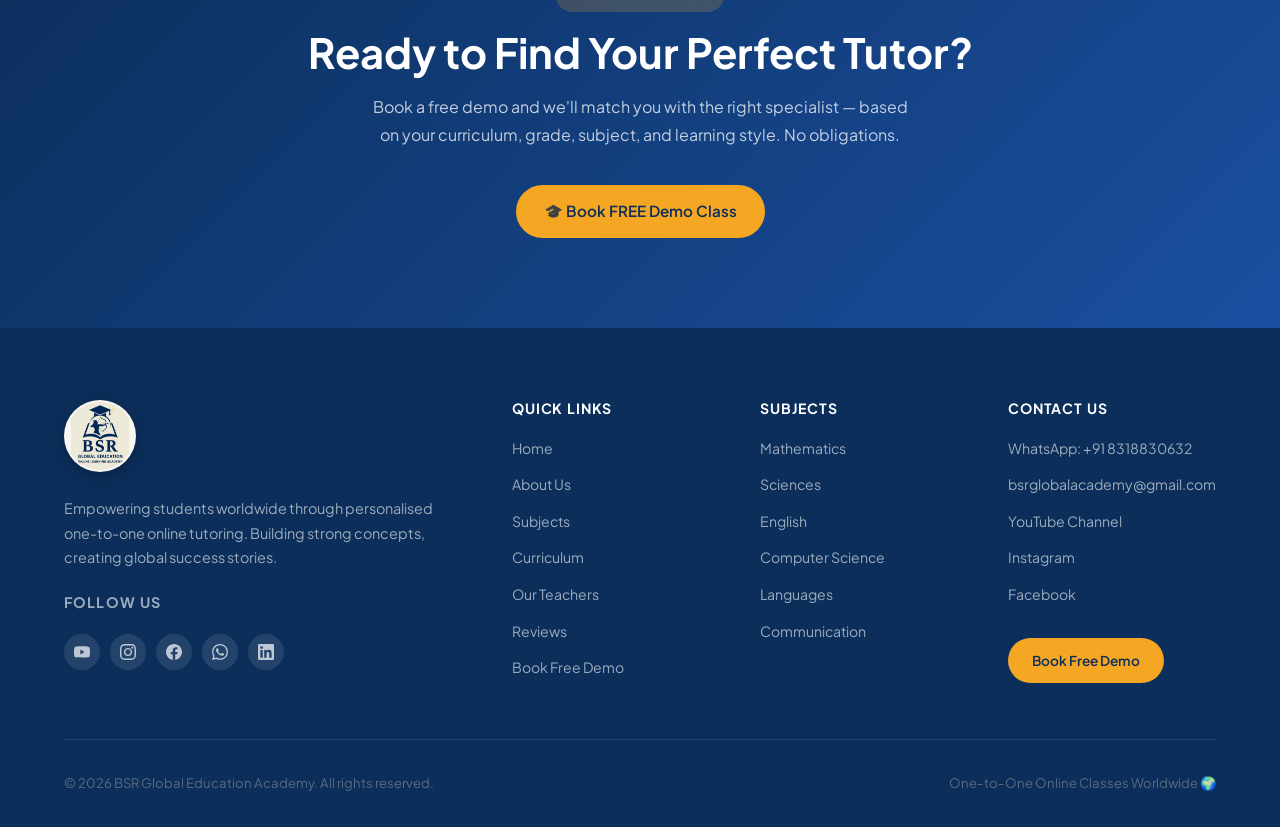
<file: teachers.html>
<!DOCTYPE html>
<html lang="en">
<head>
<meta charset="UTF-8">
<meta name="viewport" content="width=device-width, initial-scale=1.0">
<title>Our Teachers | BSR Global Education Academy</title>
<meta name="description" content="Meet the expert tutors at BSR Global Education Academy. Highly qualified educators with deep expertise in IB, IGCSE, CBSE, AP and all major international curricula.">
<meta property="og:title" content="Our Expert Teachers | BSR Global Education Academy">
<meta property="og:description" content="Meet our world-class tutors — specialists in IB, IGCSE, A-Level, AP, CBSE and more. Book a free demo to meet your tutor today.">
<meta property="og:type" content="website">
<link rel="icon" href="logo.jpg" type="image/jpeg">
<link href="https://fonts.googleapis.com/css2?family=Plus+Jakarta+Sans:wght@300;400;500;600;700;800&family=Lora:ital,wght@0,400;1,400&display=swap" rel="stylesheet">
<link rel="stylesheet" href="style.css">
<style>
.teachers-hero { background: linear-gradient(145deg,#0B2E5A 0%,#1A4FA0 100%); padding:140px 0 80px; text-align:center; color:#fff; }
.teachers-hero h1 { color:#fff; margin-bottom:16px; }
.teachers-hero p  { color:rgba(255,255,255,.75); font-size:1.15rem; max-width:640px; margin:0 auto; }

.teacher-full-card {
  background: var(--white); border-radius: 20px;
  box-shadow: var(--shadow); border: 1px solid var(--border);
  overflow: hidden; transition: var(--transition);
}
.teacher-full-card:hover { transform: translateY(-8px); box-shadow: var(--shadow-lg); }
.teacher-card-top {
  background: linear-gradient(135deg, var(--navy) 0%, var(--royal) 100%);
  padding: 36px 28px 28px; text-align: center; position: relative;
}
.teacher-card-top::after {
  content: ''; position: absolute; bottom: -1px; left: 0; right: 0;
  height: 28px; background: var(--white);
  clip-path: ellipse(55% 100% at 50% 100%);
}
.teacher-photo {
  width: 100px; height: 100px; border-radius: 50%;
  background: linear-gradient(135deg, #F5A623, #FFC857);
  display: flex; align-items: center; justify-content: center;
  font-size: 2.2rem; font-weight: 800; color: var(--navy);
  margin: 0 auto 16px; border: 4px solid rgba(255,255,255,.3);
  box-shadow: 0 8px 24px rgba(0,0,0,.2);
}
.teacher-card-top h3 { color: #fff; margin-bottom: 4px; font-size: 1.2rem; }
.teacher-card-top .role { color: rgba(255,255,255,.8); font-size: .88rem; font-weight: 500; }
.teacher-card-body { padding: 24px 28px 28px; }
.teacher-meta-grid { display: grid; grid-template-columns: 1fr 1fr; gap: 12px; margin-bottom: 18px; }
.teacher-meta-item { background: var(--cream); border-radius: 10px; padding: 10px 14px; }
.teacher-meta-item .meta-label { font-size: .72rem; font-weight: 700; color: var(--sky); text-transform: uppercase; letter-spacing: .08em; margin-bottom: 2px; }
.teacher-meta-item .meta-value { font-size: .88rem; font-weight: 600; color: var(--navy); }
.teacher-bio { color: var(--muted); font-size: .9rem; line-height: 1.7; margin-bottom: 18px; }
.teacher-subjects-wrap { margin-bottom: 4px; }
.teacher-subjects-wrap .label { font-size: .78rem; font-weight: 700; color: var(--navy); margin-bottom: 8px; }
.teacher-tags { display: flex; flex-wrap: wrap; gap: 6px; }
.teacher-tag { background: rgba(26,79,160,.09); color: var(--royal); font-size: .76rem; font-weight: 600; padding: 4px 12px; border-radius: 50px; }
.teacher-tag.gold { background: rgba(245,166,35,.15); color: #a06c00; }

.teachers-grid { display: grid; grid-template-columns: repeat(auto-fit, minmax(300px, 1fr)); gap: 32px; }

.join-section { background: linear-gradient(135deg, var(--navy), var(--royal)); text-align: center; }
.join-section h2 { color: #fff; margin-bottom: 16px; }
.join-section p  { color: rgba(255,255,255,.75); max-width: 540px; margin: 0 auto 36px; }

.faculty-promise {
  display: grid; grid-template-columns: repeat(auto-fit, minmax(220px, 1fr));
  gap: 24px; margin-top: 48px;
}
.promise-card { text-align: center; padding: 32px 24px; }
.promise-icon { font-size: 2.4rem; margin-bottom: 16px; }
.promise-card h4 { color: var(--navy); margin-bottom: 8px; }
</style>
</head>
<body>

<nav id="navbar">
  <div class="nav-inner">
    <a href="index.html" class="nav-logo">
      <img src="logo.jpg" alt="BSR Global Education Academy Logo">
      <div class="nav-logo-text"><strong>BSR Global</strong><span>Education Academy</span></div>
    </a>
    <ul class="nav-links" id="navLinks">
      <li><a href="index.html">Home</a></li>
      <li><a href="about.html">About Us</a></li>
      <li><a href="subjects.html">Subjects</a></li>
      <li><a href="curriculum.html">Curriculum</a></li>
      <li><a href="teachers.html" class="active">Our Teachers</a></li>
      <li><a href="reviews.html">Reviews</a></li>
      <li><a href="demo.html" class="btn btn-primary">Book Free Demo</a></li>
    </ul>
    <div class="nav-social">
      <a href="https://www.youtube.com/@BSRGlobalEducation" target="_blank" rel="noopener" aria-label="YouTube">
        <svg viewBox="0 0 24 24"><path d="M23.498 6.186a3.016 3.016 0 0 0-2.122-2.136C19.505 3.545 12 3.545 12 3.545s-7.505 0-9.377.505A3.017 3.017 0 0 0 .502 6.186C0 8.07 0 12 0 12s0 3.93.502 5.814a3.016 3.016 0 0 0 2.122 2.136c1.871.505 9.376.505 9.376.505s7.505 0 9.377-.505a3.015 3.015 0 0 0 2.122-2.136C24 15.93 24 12 24 12s0-3.93-.502-5.814zM9.545 15.568V8.432L15.818 12l-6.273 3.568z"/></svg>
      </a>
      <a href="https://www.instagram.com/bsrglobalacademy?utm_source=qr&igsh=ejBpeWNtMnh1djho" target="_blank" rel="noopener" aria-label="Instagram">
        <svg viewBox="0 0 24 24"><path d="M12 2.163c3.204 0 3.584.012 4.85.07 3.252.148 4.771 1.691 4.919 4.919.058 1.265.069 1.645.069 4.849 0 3.205-.012 3.584-.069 4.849-.149 3.225-1.664 4.771-4.919 4.919-1.266.058-1.644.07-4.85.07-3.204 0-3.584-.012-4.849-.07-3.26-.149-4.771-1.699-4.919-4.92-.058-1.265-.07-1.644-.07-4.849 0-3.204.013-3.583.07-4.849.149-3.227 1.664-4.771 4.919-4.919 1.266-.057 1.645-.069 4.849-.069zm0-2.163c-3.259 0-3.667.014-4.947.072-4.358.2-6.78 2.618-6.98 6.98-.059 1.281-.073 1.689-.073 4.948 0 3.259.014 3.668.072 4.948.2 4.358 2.618 6.78 6.98 6.98 1.281.058 1.689.072 4.948.072 3.259 0 3.668-.014 4.948-.072 4.354-.2 6.782-2.618 6.979-6.98.059-1.28.073-1.689.073-4.948 0-3.259-.014-3.667-.072-4.947-.196-4.354-2.617-6.78-6.979-6.98-1.281-.059-1.69-.073-4.949-.073zm0 5.838c-3.403 0-6.162 2.759-6.162 6.162s2.759 6.163 6.162 6.163 6.162-2.759 6.162-6.163c0-3.403-2.759-6.162-6.162-6.162zm0 10.162c-2.209 0-4-1.79-4-4 0-2.209 1.791-4 4-4s4 1.791 4 4c0 2.21-1.791 4-4 4zm6.406-11.845c-.796 0-1.441.645-1.441 1.44s.645 1.44 1.441 1.44c.795 0 1.439-.645 1.439-1.44s-.644-1.44-1.439-1.44z"/></svg>
      </a>
      <a href="https://www.facebook.com/profile.php?id=61587389646397" target="_blank" rel="noopener" aria-label="Facebook">
        <svg viewBox="0 0 24 24"><path d="M24 12.073c0-6.627-5.373-12-12-12s-12 5.373-12 12c0 5.99 4.388 10.954 10.125 11.854v-8.385H7.078v-3.47h3.047V9.43c0-3.007 1.792-4.669 4.533-4.669 1.312 0 2.686.235 2.686.235v2.953H15.83c-1.491 0-1.956.925-1.956 1.874v2.25h3.328l-.532 3.47h-2.796v8.385C19.612 23.027 24 18.062 24 12.073z"/></svg>
      </a>
      <a href="https://www.linkedin.com/company/135284380/" target="_blank" rel="noopener" aria-label="LinkedIn">
        <svg viewBox="0 0 24 24"><path d="M20.447 20.452h-3.554v-5.569c0-1.328-.027-3.037-1.852-3.037-1.853 0-2.136 1.445-2.136 2.939v5.667H9.351V9h3.414v1.561h.046c.477-.9 1.637-1.85 3.37-1.85 3.601 0 4.267 2.37 4.267 5.455v6.286zM5.337 7.433a2.062 2.062 0 01-2.063-2.065 2.064 2.064 0 112.063 2.065zm1.782 13.019H3.555V9h3.564v11.452zM22.225 0H1.771C.792 0 0 .774 0 1.729v20.542C0 23.227.792 24 1.771 24h20.451C23.2 24 24 23.227 24 22.271V1.729C24 .774 23.2 0 22.222 0h.003z"/></svg>
      </a>
    </div>
    <button class="nav-toggle" id="navToggle" aria-label="Toggle menu"><span></span><span></span><span></span></button>
  </div>
</nav>

<div class="teachers-hero">
  <div class="breadcrumb"><a href="index.html">Home</a> <span>/</span> Our Teachers</div>
  <h1>Our Expert Faculty</h1>
  <p>Every BSR tutor is a subject specialist with proven international curriculum experience. Rigorously vetted, deeply passionate, and committed to your child's success.</p>
</div>

<!-- Faculty Promise -->
<section style="background:var(--cream)">
  <div class="container">
    <div class="text-center">
      <span class="section-label">Our Promise</span>
      <h2 class="section-title">What Makes a BSR Tutor Different?</h2>
      <div class="gold-bar"></div>
    </div>
    <div class="faculty-promise">
      <div class="card promise-card">
        <div class="promise-icon">🎓</div>
        <h4>Subject-Specific Degrees</h4>
        <p>Every tutor holds a degree in their subject area — not a generalist background.</p>
      </div>
      <div class="card promise-card">
        <div class="promise-icon">🌍</div>
        <h4>International Curriculum Experts</h4>
        <p>Tutors who have taught and studied international boards firsthand, not just read textbooks.</p>
      </div>
      <div class="card promise-card">
        <div class="promise-icon">✅</div>
        <h4>Rigorous Vetting Process</h4>
        <p>Interview, demo lesson, and background verification before every tutor joins our team.</p>
      </div>
      <div class="card promise-card">
        <div class="promise-icon">📈</div>
        <h4>Proven Track Record</h4>
        <p>Each tutor has a documented history of student improvement and grade uplift.</p>
      </div>
    </div>
  </div>
</section>

<!-- Teacher Profiles -->
<section>
  <div class="container">
    <div class="text-center">
      <span class="section-label">Meet Our Team</span>
      <h2 class="section-title">The People Behind Every Breakthrough</h2>
      <div class="gold-bar"></div>
      <p class="section-sub" style="margin-top:16px">Our tutors aren't just teachers — they're mentors, guides, and champions for every student they work with.</p>
    </div>
    <div class="teachers-grid" style="margin-top:48px">

      <!-- Teacher 1 -->
      <div class="teacher-full-card">
        <div class="teacher-card-top">
          <div class="teacher-photo">AS</div>
          <h3>Dr. Ananya Sharma</h3>
          <span class="role">Lead Mathematics Tutor</span>
        </div>
        <div class="teacher-card-body">
          <div class="teacher-meta-grid">
            <div class="teacher-meta-item">
              <div class="meta-label">Qualification</div>
              <div class="meta-value">PhD Mathematics</div>
            </div>
            <div class="teacher-meta-item">
              <div class="meta-label">Experience</div>
              <div class="meta-value">8+ Years</div>
            </div>
          </div>
          <p class="teacher-bio">Dr. Sharma specialises in making advanced mathematics intuitive and accessible. A PhD graduate, she has taught IB Diploma students in Singapore and Dubai, consistently delivering 6s and 7s.</p>
          <div class="teacher-subjects-wrap">
            <div class="label">Subject Expertise</div>
            <div class="teacher-tags">
              <span class="teacher-tag">Calculus</span>
              <span class="teacher-tag">Statistics</span>
              <span class="teacher-tag">Vectors</span>
              <span class="teacher-tag">Algebra</span>
            </div>
          </div>
          <div class="teacher-subjects-wrap" style="margin-top:12px">
            <div class="label">Curriculum Expertise</div>
            <div class="teacher-tags">
              <span class="teacher-tag gold">IB HL/SL</span>
              <span class="teacher-tag gold">IGCSE</span>
              <span class="teacher-tag gold">CBSE</span>
              <span class="teacher-tag gold">A-Level</span>
            </div>
          </div>
        </div>
      </div>

      <!-- Teacher 2 -->
      <div class="teacher-full-card">
        <div class="teacher-card-top">
          <div class="teacher-photo">RG</div>
          <h3>Mr. Rohit Gupta</h3>
          <span class="role">Physics & Chemistry Specialist</span>
        </div>
        <div class="teacher-card-body">
          <div class="teacher-meta-grid">
            <div class="teacher-meta-item">
              <div class="meta-label">Qualification</div>
              <div class="meta-value">MSc Physics</div>
            </div>
            <div class="teacher-meta-item">
              <div class="meta-label">Experience</div>
              <div class="meta-value">6+ Years</div>
            </div>
          </div>
          <p class="teacher-bio">Mr. Gupta brings real-world examples into every lesson, making abstract physics concepts click instantly. His students consistently achieve top marks in competitive exams and board assessments.</p>
          <div class="teacher-subjects-wrap">
            <div class="label">Subject Expertise</div>
            <div class="teacher-tags">
              <span class="teacher-tag">Mechanics</span>
              <span class="teacher-tag">Thermodynamics</span>
              <span class="teacher-tag">Organic Chemistry</span>
              <span class="teacher-tag">Electromagnetism</span>
            </div>
          </div>
          <div class="teacher-subjects-wrap" style="margin-top:12px">
            <div class="label">Curriculum Expertise</div>
            <div class="teacher-tags">
              <span class="teacher-tag gold">IB DP</span>
              <span class="teacher-tag gold">A-Level</span>
              <span class="teacher-tag gold">IGCSE</span>
              <span class="teacher-tag gold">CBSE</span>
            </div>
          </div>
        </div>
      </div>

      <!-- Teacher 3 -->
      <div class="teacher-full-card">
        <div class="teacher-card-top">
          <div class="teacher-photo">PN</div>
          <h3>Ms. Priya Nair</h3>
          <span class="role">English Literature & Language</span>
        </div>
        <div class="teacher-card-body">
          <div class="teacher-meta-grid">
            <div class="teacher-meta-item">
              <div class="meta-label">Qualification</div>
              <div class="meta-value">MA English Literature</div>
            </div>
            <div class="teacher-meta-item">
              <div class="meta-label">Experience</div>
              <div class="meta-value">7+ Years</div>
            </div>
          </div>
          <p class="teacher-bio">Ms. Nair transforms reluctant writers into confident essayists. She specialises in literary analysis, IB Individual Oral preparation, and creative writing, helping students find their authentic voice.</p>
          <div class="teacher-subjects-wrap">
            <div class="label">Subject Expertise</div>
            <div class="teacher-tags">
              <span class="teacher-tag">Literary Analysis</span>
              <span class="teacher-tag">Essay Writing</span>
              <span class="teacher-tag">Poetry</span>
              <span class="teacher-tag">Creative Writing</span>
            </div>
          </div>
          <div class="teacher-subjects-wrap" style="margin-top:12px">
            <div class="label">Curriculum Expertise</div>
            <div class="teacher-tags">
              <span class="teacher-tag gold">IB Lang A/B</span>
              <span class="teacher-tag gold">IGCSE</span>
              <span class="teacher-tag gold">A-Level</span>
              <span class="teacher-tag gold">CBSE/ICSE</span>
            </div>
          </div>
        </div>
      </div>

      <!-- Teacher 4 -->
      <div class="teacher-full-card">
        <div class="teacher-card-top">
          <div class="teacher-photo">AM</div>
          <h3>Mr. Arjun Mehta</h3>
          <span class="role">Computer Science & Programming</span>
        </div>
        <div class="teacher-card-body">
          <div class="teacher-meta-grid">
            <div class="teacher-meta-item">
              <div class="meta-label">Qualification</div>
              <div class="meta-value">BTech Computer Science</div>
            </div>
            <div class="teacher-meta-item">
              <div class="meta-label">Experience</div>
              <div class="meta-value">5+ Years</div>
            </div>
          </div>
          <p class="teacher-bio">Mr. Mehta bridges theory and real-world coding. With an industry background in software engineering, he teaches CS with a depth and practicality that textbooks alone can't provide.</p>
          <div class="teacher-subjects-wrap">
            <div class="label">Subject Expertise</div>
            <div class="teacher-tags">
              <span class="teacher-tag">Python</span>
              <span class="teacher-tag">Java</span>
              <span class="teacher-tag">Algorithms</span>
              <span class="teacher-tag">Web Dev</span>
            </div>
          </div>
          <div class="teacher-subjects-wrap" style="margin-top:12px">
            <div class="label">Curriculum Expertise</div>
            <div class="teacher-tags">
              <span class="teacher-tag gold">IB CS</span>
              <span class="teacher-tag gold">AP CS</span>
              <span class="teacher-tag gold">IGCSE CS</span>
              <span class="teacher-tag gold">CBSE IT</span>
            </div>
          </div>
        </div>
      </div>

      <!-- Teacher 5 -->
      <div class="teacher-full-card">
        <div class="teacher-card-top">
          <div class="teacher-photo">KR</div>
          <h3>Ms. Kavitha Reddy</h3>
          <span class="role">Biology & Environmental Systems</span>
        </div>
        <div class="teacher-card-body">
          <div class="teacher-meta-grid">
            <div class="teacher-meta-item">
              <div class="meta-label">Qualification</div>
              <div class="meta-value">MSc Biochemistry</div>
            </div>
            <div class="teacher-meta-item">
              <div class="meta-label">Experience</div>
              <div class="meta-value">6+ Years</div>
            </div>
          </div>
          <p class="teacher-bio">Ms. Reddy makes biology come alive through storytelling and visual diagrams. Her students consistently earn the highest grades in IB Biology HL, often praising her for turning their weakest subject into their strongest.</p>
          <div class="teacher-subjects-wrap">
            <div class="label">Subject Expertise</div>
            <div class="teacher-tags">
              <span class="teacher-tag">Cell Biology</span>
              <span class="teacher-tag">Genetics</span>
              <span class="teacher-tag">Ecology</span>
              <span class="teacher-tag">Physiology</span>
            </div>
          </div>
          <div class="teacher-subjects-wrap" style="margin-top:12px">
            <div class="label">Curriculum Expertise</div>
            <div class="teacher-tags">
              <span class="teacher-tag gold">IB Biology</span>
              <span class="teacher-tag gold">IGCSE</span>
              <span class="teacher-tag gold">A-Level</span>
              <span class="teacher-tag gold">CBSE</span>
            </div>
          </div>
        </div>
      </div>

      <!-- Teacher 6 -->
      <div class="teacher-full-card">
        <div class="teacher-card-top">
          <div class="teacher-photo">SS</div>
          <h3>Mr. Saurabh Singh</h3>
          <span class="role">SAT / AP / Test Prep Strategist</span>
        </div>
        <div class="teacher-card-body">
          <div class="teacher-meta-grid">
            <div class="teacher-meta-item">
              <div class="meta-label">Qualification</div>
              <div class="meta-value">BSc Maths + MBA</div>
            </div>
            <div class="teacher-meta-item">
              <div class="meta-label">Experience</div>
              <div class="meta-value">9+ Years</div>
            </div>
          </div>
          <p class="teacher-bio">Mr. Singh is BSR's go-to strategist for US college admissions. He has helped students achieve 1500+ SAT scores and 5s on AP exams, with a methodical approach to test prep that eliminates guesswork.</p>
          <div class="teacher-subjects-wrap">
            <div class="label">Subject Expertise</div>
            <div class="teacher-tags">
              <span class="teacher-tag">SAT Math</span>
              <span class="teacher-tag">SAT Reading</span>
              <span class="teacher-tag">AP Calculus</span>
              <span class="teacher-tag">AMC 10/12</span>
            </div>
          </div>
          <div class="teacher-subjects-wrap" style="margin-top:12px">
            <div class="label">Curriculum Expertise</div>
            <div class="teacher-tags">
              <span class="teacher-tag gold">SAT / PSAT</span>
              <span class="teacher-tag gold">ACT</span>
              <span class="teacher-tag gold">AP (all)</span>
              <span class="teacher-tag gold">Common Core</span>
            </div>
          </div>
        </div>
      </div>

      <!-- Teacher 7 -->
      <div class="teacher-full-card">
        <div class="teacher-card-top">
          <div class="teacher-photo">CG</div>
          <h3>Ms. Chitranshi Gupta</h3>
          <span class="role">Mathematics & German Tutor</span>
        </div>
        <div class="teacher-card-body">
          <div class="teacher-meta-grid">
            <div class="teacher-meta-item">
              <div class="meta-label">Qualification</div>
              <div class="meta-value">M.Sc. Mathematics</div>
            </div>
            <div class="teacher-meta-item">
              <div class="meta-label">Experience</div>
              <div class="meta-value">9+ Years</div>
            </div>
          </div>
          <p class="teacher-bio">Ms. Chitranshi Gupta inspires students to develop confidence in Mathematics and German through engaging, concept-based learning. She specialises in simplifying complex mathematical concepts and building strong language foundations for students up to Grade 12.</p>
          <div class="teacher-subjects-wrap">
            <div class="label">Subject Expertise</div>
            <div class="teacher-tags">
              <span class="teacher-tag">Algebra</span>
              <span class="teacher-tag">Geometry</span>
              <span class="teacher-tag">German Language</span>
              <span class="teacher-tag">Concept Building</span>
            </div>
          </div>
          <div class="teacher-subjects-wrap" style="margin-top:12px">
            <div class="label">Curriculum Expertise</div>
            <div class="teacher-tags">
              <span class="teacher-tag gold">CBSE</span>
              <span class="teacher-tag gold">ICSE</span>
              <span class="teacher-tag gold">IB</span>
              <span class="teacher-tag gold">IGCSE</span>
              <span class="teacher-tag gold">Cambridge</span>
              <span class="teacher-tag gold">GCSE</span>
              <span class="teacher-tag gold">Edexcel</span>
            </div>
          </div>
        </div>
      </div>

      <!-- Teacher 8 -->
      <div class="teacher-full-card">
        <div class="teacher-card-top">
          <div class="teacher-photo">V</div>
          <h3>Dr. Vigneshwari</h3>
          <span class="role">Mathematics Tutor</span>
        </div>
        <div class="teacher-card-body">
          <div class="teacher-meta-grid">
            <div class="teacher-meta-item">
              <div class="meta-label">Qualification</div>
              <div class="meta-value">Ph.D. Mathematics</div>
            </div>
            <div class="teacher-meta-item">
              <div class="meta-label">Experience</div>
              <div class="meta-value">5+ Years</div>
            </div>
          </div>
          <p class="teacher-bio">Dr. Vigneshwari makes Mathematics accessible and enjoyable through a structured, student-focused approach. She specialises in strengthening conceptual understanding, logical reasoning, and problem-solving skills, helping students up to Grade 10 build confidence and achieve academic success.</p>
          <div class="teacher-subjects-wrap">
            <div class="label">Subject Expertise</div>
            <div class="teacher-tags">
              <span class="teacher-tag">Conceptual Understanding</span>
              <span class="teacher-tag">Logical Reasoning</span>
              <span class="teacher-tag">Problem Solving</span>
              <span class="teacher-tag">Algebra</span>
            </div>
          </div>
          <div class="teacher-subjects-wrap" style="margin-top:12px">
            <div class="label">Curriculum Expertise</div>
            <div class="teacher-tags">
              <span class="teacher-tag gold">CBSE</span>
              <span class="teacher-tag gold">ICSE</span>
              <span class="teacher-tag gold">IB MYP</span>
              <span class="teacher-tag gold">Cambridge Lower Secondary</span>
              <span class="teacher-tag gold">IGCSE</span>
            </div>
          </div>
        </div>
      </div>

      <!-- Teacher 9 -->
      <div class="teacher-full-card">
        <div class="teacher-card-top">
          <div class="teacher-photo">FF</div>
          <h3>Ms. Fathima Femina</h3>
          <span class="role">Mathematics Tutor</span>
        </div>
        <div class="teacher-card-body">
          <div class="teacher-meta-grid">
            <div class="teacher-meta-item">
              <div class="meta-label">Qualification</div>
              <div class="meta-value">M.Sc. Mathematics</div>
            </div>
            <div class="teacher-meta-item">
              <div class="meta-label">Experience</div>
              <div class="meta-value">8+ Years</div>
            </div>
          </div>
          <p class="teacher-bio">Ms. Fathima Femina helps students develop a strong mathematical foundation through interactive and personalised instruction. She specialises in nurturing confidence, analytical thinking, and problem-solving skills for learners up to Grade 9.</p>
          <div class="teacher-subjects-wrap">
            <div class="label">Subject Expertise</div>
            <div class="teacher-tags">
              <span class="teacher-tag">Number Systems</span>
              <span class="teacher-tag">Algebra</span>
              <span class="teacher-tag">Analytical Thinking</span>
              <span class="teacher-tag">Problem Solving</span>
            </div>
          </div>
          <div class="teacher-subjects-wrap" style="margin-top:12px">
            <div class="label">Curriculum Expertise</div>
            <div class="teacher-tags">
              <span class="teacher-tag gold">CBSE</span>
              <span class="teacher-tag gold">ICSE</span>
              <span class="teacher-tag gold">IB MYP</span>
              <span class="teacher-tag gold">Cambridge</span>
              <span class="teacher-tag gold">IGCSE</span>
            </div>
          </div>
        </div>
      </div>

      <!-- Teacher 10 -->
      <div class="teacher-full-card">
        <div class="teacher-card-top">
          <div class="teacher-photo">G</div>
          <h3>Dr. Gouri</h3>
          <span class="role">Senior Mathematics Tutor</span>
        </div>
        <div class="teacher-card-body">
          <div class="teacher-meta-grid">
            <div class="teacher-meta-item">
              <div class="meta-label">Qualification</div>
              <div class="meta-value">Ph.D. Mathematics</div>
            </div>
            <div class="teacher-meta-item">
              <div class="meta-label">Experience</div>
              <div class="meta-value">15+ Years</div>
            </div>
          </div>
          <p class="teacher-bio">Dr. Gouri empowers students to excel in Mathematics through her extensive teaching experience and research-driven approach. She specialises in advanced mathematical concepts, exam preparation, and critical thinking, mentoring students up to Grade 12.</p>
          <div class="teacher-subjects-wrap">
            <div class="label">Subject Expertise</div>
            <div class="teacher-tags">
              <span class="teacher-tag">Calculus</span>
              <span class="teacher-tag">Advanced Algebra</span>
              <span class="teacher-tag">Exam Strategy</span>
              <span class="teacher-tag">Critical Thinking</span>
            </div>
          </div>
          <div class="teacher-subjects-wrap" style="margin-top:12px">
            <div class="label">Curriculum Expertise</div>
            <div class="teacher-tags">
              <span class="teacher-tag gold">CBSE</span>
              <span class="teacher-tag gold">ICSE</span>
              <span class="teacher-tag gold">IB DP</span>
              <span class="teacher-tag gold">IB MYP</span>
              <span class="teacher-tag gold">IGCSE</span>
              <span class="teacher-tag gold">Cambridge</span>
              <span class="teacher-tag gold">GCSE</span>
              <span class="teacher-tag gold">Edexcel</span>
            </div>
          </div>
        </div>
      </div>

      <!-- Teacher 11 -->
      <div class="teacher-full-card">
        <div class="teacher-card-top">
          <div class="teacher-photo">AK</div>
          <h3>Mr. Amzed Khan</h3>
          <span class="role">Mathematics Tutor</span>
        </div>
        <div class="teacher-card-body">
          <div class="teacher-meta-grid">
            <div class="teacher-meta-item">
              <div class="meta-label">Qualification</div>
              <div class="meta-value">M.Tech.</div>
            </div>
            <div class="teacher-meta-item">
              <div class="meta-label">Experience</div>
              <div class="meta-value">5+ Years</div>
            </div>
          </div>
          <p class="teacher-bio">Mr. Amzed Khan equips students with practical problem-solving strategies and a deep understanding of Mathematics. He specialises in making higher-level mathematical concepts approachable and engaging, preparing students up to Grade 12 for success.</p>
          <div class="teacher-subjects-wrap">
            <div class="label">Subject Expertise</div>
            <div class="teacher-tags">
              <span class="teacher-tag">Algebra</span>
              <span class="teacher-tag">Trigonometry</span>
              <span class="teacher-tag">Calculus</span>
              <span class="teacher-tag">Problem Solving</span>
            </div>
          </div>
          <div class="teacher-subjects-wrap" style="margin-top:12px">
            <div class="label">Curriculum Expertise</div>
            <div class="teacher-tags">
              <span class="teacher-tag gold">CBSE</span>
              <span class="teacher-tag gold">ICSE</span>
              <span class="teacher-tag gold">IGCSE</span>
              <span class="teacher-tag gold">Cambridge</span>
              <span class="teacher-tag gold">GCSE</span>
              <span class="teacher-tag gold">Edexcel</span>
            </div>
          </div>
        </div>
      </div>

      <!-- Teacher 12 -->
      <div class="teacher-full-card">
        <div class="teacher-card-top">
          <div class="teacher-photo">T</div>
          <h3>Ms. Tejashvini</h3>
          <span class="role">Mathematics Tutor</span>
        </div>
        <div class="teacher-card-body">
          <div class="teacher-meta-grid">
            <div class="teacher-meta-item">
              <div class="meta-label">Qualification</div>
              <div class="meta-value">B.Tech.</div>
            </div>
            <div class="teacher-meta-item">
              <div class="meta-label">Experience</div>
              <div class="meta-value">5+ Years</div>
            </div>
          </div>
          <p class="teacher-bio">Ms. Tejashvini creates an encouraging learning environment where young learners build confidence and enjoy Mathematics. She specialises in strengthening core concepts, improving numerical fluency, and developing problem-solving skills for students up to Grade 8.</p>
          <div class="teacher-subjects-wrap">
            <div class="label">Subject Expertise</div>
            <div class="teacher-tags">
              <span class="teacher-tag">Numerical Fluency</span>
              <span class="teacher-tag">Core Concepts</span>
              <span class="teacher-tag">Foundational Algebra</span>
              <span class="teacher-tag">Problem Solving</span>
            </div>
          </div>
          <div class="teacher-subjects-wrap" style="margin-top:12px">
            <div class="label">Curriculum Expertise</div>
            <div class="teacher-tags">
              <span class="teacher-tag gold">CBSE</span>
              <span class="teacher-tag gold">ICSE</span>
              <span class="teacher-tag gold">IB PYP/MYP</span>
              <span class="teacher-tag gold">Cambridge Primary & Lower Secondary</span>
              <span class="teacher-tag gold">IGCSE Foundation</span>
            </div>
          </div>
        </div>
      </div>

    </div>
  </div>
</section>

<!-- CTA -->
<section class="join-section">
  <div class="container">
    <span class="section-label" style="background:rgba(245,166,35,.2);color:var(--gold-light)">Meet Your Tutor</span>
    <h2>Ready to Find Your Perfect Tutor?</h2>
    <p>Book a free demo and we'll match you with the right specialist — based on your curriculum, grade, subject, and learning style. No obligations.</p>
    <a href="demo.html" class="btn btn-primary">🎓 Book FREE Demo Class</a>
  </div>
</section>

<footer>
  <div class="container">
    <div class="footer-grid">
      <div class="footer-brand">
        <img src="logo.jpg" alt="BSR Global Education Academy">
        <p>Empowering students worldwide through personalised one-to-one online tutoring. Building strong concepts, creating global success stories.</p>
        <p class="follow-us-label">Follow Us</p>
        <div class="footer-social-row">
          <a href="https://www.youtube.com/@BSRGlobalEducation" target="_blank" rel="noopener" aria-label="YouTube" class="footer-social-icon youtube">
            <svg viewBox="0 0 24 24"><path d="M23.498 6.186a3.016 3.016 0 0 0-2.122-2.136C19.505 3.545 12 3.545 12 3.545s-7.505 0-9.377.505A3.017 3.017 0 0 0 .502 6.186C0 8.07 0 12 0 12s0 3.93.502 5.814a3.016 3.016 0 0 0 2.122 2.136c1.871.505 9.376.505 9.376.505s7.505 0 9.377-.505a3.015 3.015 0 0 0 2.122-2.136C24 15.93 24 12 24 12s0-3.93-.502-5.814zM9.545 15.568V8.432L15.818 12l-6.273 3.568z"/></svg>
          </a>
          <a href="https://www.instagram.com/bsrglobalacademy?utm_source=qr&igsh=ejBpeWNtMnh1djho" target="_blank" rel="noopener" aria-label="Instagram" class="footer-social-icon instagram">
            <svg viewBox="0 0 24 24"><path d="M12 2.163c3.204 0 3.584.012 4.85.07 3.252.148 4.771 1.691 4.919 4.919.058 1.265.069 1.645.069 4.849 0 3.205-.012 3.584-.069 4.849-.149 3.225-1.664 4.771-4.919 4.919-1.266.058-1.644.07-4.85.07-3.204 0-3.584-.012-4.849-.07-3.26-.149-4.771-1.699-4.919-4.92-.058-1.265-.07-1.644-.07-4.849 0-3.204.013-3.583.07-4.849.149-3.227 1.664-4.771 4.919-4.919 1.266-.057 1.645-.069 4.849-.069zm0-2.163c-3.259 0-3.667.014-4.947.072-4.358.2-6.78 2.618-6.98 6.98-.059 1.281-.073 1.689-.073 4.948 0 3.259.014 3.668.072 4.948.2 4.358 2.618 6.78 6.98 6.98 1.281.058 1.689.072 4.948.072 3.259 0 3.668-.014 4.948-.072 4.354-.2 6.782-2.618 6.979-6.98.059-1.28.073-1.689.073-4.948 0-3.259-.014-3.667-.072-4.947-.196-4.354-2.617-6.78-6.979-6.98-1.281-.059-1.69-.073-4.949-.073zm0 5.838c-3.403 0-6.162 2.759-6.162 6.162s2.759 6.163 6.162 6.163 6.162-2.759 6.162-6.163c0-3.403-2.759-6.162-6.162-6.162zm0 10.162c-2.209 0-4-1.79-4-4 0-2.209 1.791-4 4-4s4 1.791 4 4c0 2.21-1.791 4-4 4zm6.406-11.845c-.796 0-1.441.645-1.441 1.44s.645 1.44 1.441 1.44c.795 0 1.439-.645 1.439-1.44s-.644-1.44-1.439-1.44z"/></svg>
          </a>
          <a href="https://www.facebook.com/profile.php?id=61587389646397" target="_blank" rel="noopener" aria-label="Facebook" class="footer-social-icon facebook">
            <svg viewBox="0 0 24 24"><path d="M24 12.073c0-6.627-5.373-12-12-12s-12 5.373-12 12c0 5.99 4.388 10.954 10.125 11.854v-8.385H7.078v-3.47h3.047V9.43c0-3.007 1.792-4.669 4.533-4.669 1.312 0 2.686.235 2.686.235v2.953H15.83c-1.491 0-1.956.925-1.956 1.874v2.25h3.328l-.532 3.47h-2.796v8.385C19.612 23.027 24 18.062 24 12.073z"/></svg>
          </a>
          <a href="https://wa.me/918318830632?text=Hello%20BSR%20Global%20Academy%2C%20I%20would%20like%20to%20know%20more%20about%20your%20tutoring%20programs%20and%20free%20demo%20classes." target="_blank" rel="noopener" aria-label="WhatsApp" class="footer-social-icon whatsapp">
            <svg viewBox="0 0 24 24"><path d="M17.472 14.382c-.297-.149-1.758-.867-2.03-.967-.273-.099-.471-.148-.67.15-.197.297-.767.966-.94 1.164-.173.199-.347.223-.644.075-.297-.15-1.255-.463-2.39-1.475-.883-.788-1.48-1.761-1.653-2.059-.173-.297-.018-.458.13-.606.134-.133.298-.347.446-.52.149-.174.198-.298.298-.497.099-.198.05-.371-.025-.52-.075-.149-.669-1.612-.916-2.207-.242-.579-.487-.5-.669-.51-.173-.008-.371-.01-.57-.01-.198 0-.52.074-.792.372-.272.297-1.04 1.016-1.04 2.479 0 1.462 1.065 2.875 1.213 3.074.149.198 2.096 3.2 5.077 4.487.709.306 1.262.489 1.694.625.712.227 1.36.195 1.871.118.571-.085 1.758-.719 2.006-1.413.248-.694.248-1.289.173-1.413-.074-.124-.272-.198-.57-.347m-5.421 7.403h-.004a9.87 9.87 0 01-5.031-1.378l-.361-.214-3.741.982.998-3.648-.235-.374a9.86 9.86 0 01-1.51-5.26c.001-5.45 4.436-9.884 9.888-9.884 2.64 0 5.122 1.03 6.988 2.898a9.825 9.825 0 012.893 6.994c-.003 5.45-4.437 9.884-9.885 9.884m8.413-18.297A11.815 11.815 0 0012.05 0C5.495 0 .16 5.335.157 11.892c0 2.096.547 4.142 1.588 5.945L.057 24l6.305-1.654a11.882 11.882 0 005.683 1.448h.005c6.554 0 11.89-5.335 11.893-11.893a11.821 11.821 0 00-3.48-8.413z"/></svg>
          </a>
          <a href="https://www.linkedin.com/company/135284380/" target="_blank" rel="noopener" aria-label="LinkedIn" class="footer-social-icon linkedin">
            <svg viewBox="0 0 24 24"><path d="M20.447 20.452h-3.554v-5.569c0-1.328-.027-3.037-1.852-3.037-1.853 0-2.136 1.445-2.136 2.939v5.667H9.351V9h3.414v1.561h.046c.477-.9 1.637-1.85 3.37-1.85 3.601 0 4.267 2.37 4.267 5.455v6.286zM5.337 7.433a2.062 2.062 0 01-2.063-2.065 2.064 2.064 0 112.063 2.065zm1.782 13.019H3.555V9h3.564v11.452zM22.225 0H1.771C.792 0 0 .774 0 1.729v20.542C0 23.227.792 24 1.771 24h20.451C23.2 24 24 23.227 24 22.271V1.729C24 .774 23.2 0 22.222 0h.003z"/></svg>
          </a>
        </div>
      </div>
      <div class="footer-col">
        <h4>Quick Links</h4>
        <ul>
          <li><a href="index.html">Home</a></li>
          <li><a href="about.html">About Us</a></li>
          <li><a href="subjects.html">Subjects</a></li>
          <li><a href="curriculum.html">Curriculum</a></li>
          <li><a href="teachers.html">Our Teachers</a></li>
          <li><a href="reviews.html">Reviews</a></li>
          <li><a href="demo.html">Book Free Demo</a></li>
        </ul>
      </div>
      <div class="footer-col">
        <h4>Subjects</h4>
        <ul>
          <li><a href="subjects.html">Mathematics</a></li>
          <li><a href="subjects.html">Sciences</a></li>
          <li><a href="subjects.html">English</a></li>
          <li><a href="subjects.html">Computer Science</a></li>
          <li><a href="subjects.html">Languages</a></li>
          <li><a href="subjects.html">Communication</a></li>
        </ul>
      </div>
      <div class="footer-col">
        <h4>Contact Us</h4>
        <ul>
          <li><a href="https://wa.me/918318830632?text=Hello%20BSR%20Global%20Academy%2C%20I%20would%20like%20to%20know%20more%20about%20your%20tutoring%20programs%20and%20free%20demo%20classes.">WhatsApp: +91 8318830632</a></li>
          <li><a href="mailto:bsrglobalacademy@gmail.com">bsrglobalacademy@gmail.com</a></li>
          <li><a href="https://www.youtube.com/@BSRGlobalEducation" target="_blank" rel="noopener">YouTube Channel</a></li>
          <li><a href="https://www.instagram.com/bsrglobalacademy?utm_source=qr&igsh=ejBpeWNtMnh1djho" target="_blank" rel="noopener">Instagram</a></li>
          <li><a href="https://www.facebook.com/profile.php?id=61587389646397" target="_blank" rel="noopener">Facebook</a></li>
        </ul>
        <a href="demo.html" class="btn btn-primary" style="margin-top:20px;font-size:.85rem;padding:12px 24px">Book Free Demo</a>
      </div>
    </div>
    <div class="footer-bottom">
      <p>© 2026 BSR Global Education Academy. All rights reserved.</p>
      <p>One-to-One Online Classes Worldwide 🌍</p>
    </div>
  </div>
</footer>

<a href="https://wa.me/918318830632?text=Hello%20BSR%20Global%20Academy%2C%20I%20would%20like%20to%20know%20more%20about%20your%20tutoring%20programs%20and%20free%20demo%20classes." class="whatsapp-fab" target="_blank" rel="noopener" aria-label="Chat on WhatsApp">
  <svg viewBox="0 0 24 24"><path d="M17.472 14.382c-.297-.149-1.758-.867-2.03-.967-.273-.099-.471-.148-.67.15-.197.297-.767.966-.94 1.164-.173.199-.347.223-.644.075-.297-.15-1.255-.463-2.39-1.475-.883-.788-1.48-1.761-1.653-2.059-.173-.297-.018-.458.13-.606.134-.133.298-.347.446-.52.149-.174.198-.298.298-.497.099-.198.05-.371-.025-.52-.075-.149-.669-1.612-.916-2.207-.242-.579-.487-.5-.669-.51-.173-.008-.371-.01-.57-.01-.198 0-.52.074-.792.372-.272.297-1.04 1.016-1.04 2.479 0 1.462 1.065 2.875 1.213 3.074.149.198 2.096 3.2 5.077 4.487.709.306 1.262.489 1.694.625.712.227 1.36.195 1.871.118.571-.085 1.758-.719 2.006-1.413.248-.694.248-1.289.173-1.413-.074-.124-.272-.198-.57-.347m-5.421 7.403h-.004a9.87 9.87 0 01-5.031-1.378l-.361-.214-3.741.982.998-3.648-.235-.374a9.86 9.86 0 01-1.51-5.26c.001-5.45 4.436-9.884 9.888-9.884 2.64 0 5.122 1.03 6.988 2.898a9.825 9.825 0 012.893 6.994c-.003 5.45-4.437 9.884-9.885 9.884m8.413-18.297A11.815 11.815 0 0012.05 0C5.495 0 .16 5.335.157 11.892c0 2.096.547 4.142 1.588 5.945L.057 24l6.305-1.654a11.882 11.882 0 005.683 1.448h.005c6.554 0 11.89-5.335 11.893-11.893a11.821 11.821 0 00-3.48-8.413z"/></svg>
</a>
<script>
const nav=document.getElementById('navbar');
window.addEventListener('scroll',()=>{nav.style.boxShadow=window.scrollY>20?'0 4px 24px rgba(0,0,0,.1)':'none';});
document.getElementById('navToggle').addEventListener('click',()=>document.getElementById('navLinks').classList.toggle('open'));
</script>
</body>
</html>
</file>
<file: style.css>
/* ===== BSR Global Education Academy — Shared Styles ===== */
@import url('https://fonts.googleapis.com/css2?family=Plus+Jakarta+Sans:wght@300;400;500;600;700;800&family=Lora:ital,wght@0,400;0,600;1,400&display=swap');

:root {
  --navy:       #0B2E5A;
  --royal:      #1A4FA0;
  --sky:        #2E7DD1;
  --gold:       #F5A623;
  --gold-light: #FFC857;
  --cream:      #F8F6F0;
  --white:      #FFFFFF;
  --text:       #1A1A2E;
  --muted:      #5A6A82;
  --border:     #DDE3EE;
  --shadow:     0 4px 24px rgba(11,46,90,.10);
  --shadow-lg:  0 12px 48px rgba(11,46,90,.16);
  --radius:     16px;
  --radius-sm:  8px;
  --transition: .3s cubic-bezier(.4,0,.2,1);
}

*, *::before, *::after { margin:0; padding:0; box-sizing:border-box; }
html { scroll-behavior: smooth; font-size: 16px; }
body {
  font-family: 'Plus Jakarta Sans', sans-serif;
  color: var(--text);
  background: var(--white);
  line-height: 1.6;
  -webkit-font-smoothing: antialiased;
}

/* ── Typography ── */
h1,h2,h3,h4,h5 { font-weight: 700; line-height: 1.2; }
h1 { font-size: clamp(2.2rem, 5vw, 3.6rem); }
h2 { font-size: clamp(1.8rem, 3.5vw, 2.6rem); }
h3 { font-size: clamp(1.2rem, 2.5vw, 1.5rem); }
p  { color: var(--muted); line-height: 1.75; }

/* ── Layout ── */
.container { max-width: 1200px; margin: 0 auto; padding: 0 24px; }
section    { padding: 90px 0; }

/* ── Buttons ── */
.btn {
  display: inline-flex; align-items: center; gap: 8px;
  padding: 14px 28px; border-radius: 50px; font-weight: 600;
  font-size: .95rem; text-decoration: none; transition: var(--transition);
  cursor: pointer; border: none; font-family: inherit;
}
.btn-primary   { background: var(--gold); color: var(--navy); }
.btn-primary:hover { background: var(--gold-light); transform: translateY(-2px); box-shadow: 0 8px 24px rgba(245,166,35,.4); }
.btn-secondary { background: transparent; color: var(--white); border: 2px solid var(--white); }
.btn-secondary:hover { background: var(--white); color: var(--navy); transform: translateY(-2px); }
.btn-outline   { background: transparent; color: var(--navy); border: 2px solid var(--navy); }
.btn-outline:hover { background: var(--navy); color: var(--white); }

/* ── Section labels ── */
.section-label {
  display: inline-block; font-size: .78rem; font-weight: 700; letter-spacing: .12em;
  text-transform: uppercase; color: var(--sky); background: rgba(46,125,209,.1);
  padding: 6px 16px; border-radius: 50px; margin-bottom: 16px;
}
.section-title { color: var(--navy); margin-bottom: 16px; }
.section-sub   { color: var(--muted); font-size: 1.1rem; max-width: 600px; margin: 0 auto 50px; }
.text-center   { text-align: center; }

/* ── Cards ── */
.card {
  background: var(--white); border-radius: var(--radius);
  box-shadow: var(--shadow); padding: 32px;
  transition: var(--transition); border: 1px solid var(--border);
}
.card:hover { transform: translateY(-6px); box-shadow: var(--shadow-lg); }

/* ── Navigation ── */
nav {
  position: fixed; top: 0; left: 0; right: 0; z-index: 1000;
  background: rgba(255,255,255,.97); backdrop-filter: blur(12px);
  border-bottom: 1px solid var(--border);
  transition: var(--transition);
}
.nav-inner {
  display: flex; align-items: center; justify-content: space-between;
  padding: 10px 24px; max-width: 1280px; margin: 0 auto; gap: 16px;
}
.nav-logo { display: flex; align-items: center; gap: 12px; text-decoration: none; flex-shrink: 0; }
.nav-logo img { height: 52px; width: auto; object-fit: contain; }
.nav-logo-text { display: flex; flex-direction: column; }
.nav-logo-text strong { color: var(--navy); font-size: .98rem; font-weight: 800; line-height:1.1; }
.nav-logo-text span   { color: var(--sky);  font-size: .7rem; font-weight: 500; }
.nav-links { display: flex; align-items: center; gap: 2px; list-style: none; flex-wrap: nowrap; }
.nav-links a {
  color: var(--text); text-decoration: none; font-weight: 500; font-size: .85rem;
  padding: 8px 12px; border-radius: 8px; transition: var(--transition); white-space: nowrap;
}
.nav-links a:hover, .nav-links a.active { color: var(--royal); background: rgba(26,79,160,.07); }
.nav-links .btn { padding: 10px 20px; font-size: .85rem; }
.nav-social { display: flex; gap: 6px; align-items: center; margin-left: 4px; }
.nav-social a {
  width: 32px; height: 32px; border-radius: 50%; display: flex; align-items: center;
  justify-content: center; background: rgba(11,46,90,.06); transition: var(--transition);
  text-decoration: none;
}
.nav-social a svg { width: 14px; height: 14px; fill: var(--navy); transition: var(--transition); }
.nav-social a:hover { background: var(--navy); }
.nav-social a:hover svg { fill: #fff; }
.nav-toggle { display: none; background: none; border: none; cursor: pointer; padding: 8px; }
.nav-toggle span { display: block; width: 24px; height: 2px; background: var(--navy); margin: 5px 0; transition: var(--transition); }

/* ── WhatsApp Floating Button ── */
.whatsapp-fab {
  position: fixed; bottom: 28px; right: 28px; z-index: 999;
  width: 60px; height: 60px; border-radius: 50%;
  background: #25D366; display: flex; align-items: center; justify-content: center;
  box-shadow: 0 6px 24px rgba(37,211,102,.45); text-decoration: none;
  transition: var(--transition);
  /* pulse glow + occasional gentle shake (every 6s) */
  animation: pulse-wa 2.5s infinite, shake-wa 6s ease-in-out infinite;
}
.whatsapp-fab:hover { transform: scale(1.12); animation-play-state: paused; }
.whatsapp-fab svg { width: 30px; height: 30px; fill: #fff; position: relative; z-index: 1; }
/* soft glowing ring around the button */
.whatsapp-fab::before {
  content: ""; position: absolute; inset: -6px; border-radius: 50%;
  border: 2px solid rgba(37,211,102,.45); z-index: 0;
  animation: ring-wa 2.5s ease-out infinite;
}
@keyframes pulse-wa {
  0%,100% { box-shadow: 0 6px 24px rgba(37,211,102,.45); }
  50%      { box-shadow: 0 6px 36px rgba(37,211,102,.75), 0 0 0 8px rgba(37,211,102,.15); }
}
@keyframes ring-wa {
  0%   { transform: scale(.95); opacity: .8; }
  100% { transform: scale(1.45); opacity: 0; }
}
/* gentle shake fires briefly then rests for the rest of the 6s cycle */
@keyframes shake-wa {
  0%, 86%, 100% { transform: rotate(0); }
  88%  { transform: rotate(-9deg); }
  90%  { transform: rotate(9deg); }
  92%  { transform: rotate(-7deg); }
  94%  { transform: rotate(7deg); }
  96%  { transform: rotate(-4deg); }
  98%  { transform: rotate(0); }
}
@media (prefers-reduced-motion: reduce) {
  .whatsapp-fab { animation: pulse-wa 2.5s infinite; }
  .whatsapp-fab::before { animation: none; }
}

/* ── Founder & Teaching Expert ── */
.founder-grid {
  display: grid; grid-template-columns: 320px 1fr; gap: 40px;
  align-items: start; margin-top: 48px;
}
.founder-card {
  background: var(--white); border-radius: var(--radius);
  box-shadow: var(--shadow); border: 1px solid var(--border);
  padding: 36px 28px; text-align: center; position: sticky; top: 96px;
}
.founder-avatar {
  width: 96px; height: 96px; border-radius: 50%; margin: 0 auto 18px;
  background: linear-gradient(135deg, var(--navy), var(--sky));
  display: flex; align-items: center; justify-content: center;
  font-size: 2rem; font-weight: 800; color: var(--gold-light);
  border: 4px solid var(--gold);
}
.founder-name { color: var(--navy); font-size: 1.25rem; margin-bottom: 4px; }
.founder-role { color: var(--sky); font-size: .88rem; font-weight: 600; }
.founder-tags { display: flex; flex-wrap: wrap; gap: 8px; justify-content: center; margin-top: 18px; }
.founder-tag {
  background: rgba(26,79,160,.09); color: var(--royal);
  font-size: .76rem; font-weight: 600; padding: 5px 12px; border-radius: 999px;
}
.founder-bio { font-size: 1.02rem; line-height: 1.75; color: var(--text); }
.founder-list { list-style: none; margin: 24px 0 0; padding: 0; }
.founder-list li {
  position: relative; padding: 0 0 16px 34px; line-height: 1.6;
}
.founder-list li::before {
  content: "✓"; position: absolute; left: 0; top: 0;
  width: 22px; height: 22px; border-radius: 50%;
  background: var(--gold); color: var(--navy);
  font-size: .8rem; font-weight: 800;
  display: flex; align-items: center; justify-content: center;
}
.founder-list li strong { color: var(--navy); }
@media (max-width: 820px) {
  .founder-grid { grid-template-columns: 1fr; gap: 28px; }
  .founder-card { position: static; }
}

/* ── Impact / Stats Counter ── */
.impact-section {
  background: linear-gradient(135deg, var(--navy) 0%, #1A4FA0 60%, #0d3d73 100%);
  position: relative; overflow: hidden;
}
.impact-section::before {
  content: ''; position: absolute; inset: 0;
  background: url("data:image/svg+xml,%3Csvg width='60' height='60' viewBox='0 0 60 60' xmlns='http://www.w3.org/2000/svg'%3E%3Cg fill='none'%3E%3Cg fill='%23ffffff' fill-opacity='0.03'%3E%3Ccircle cx='30' cy='30' r='2'/%3E%3C/g%3E%3C/g%3E%3C/svg%3E");
}
.impact-grid {
  display: grid; grid-template-columns: repeat(4, 1fr);
  gap: 0; position: relative;
}
.impact-item {
  text-align: center; padding: 52px 32px;
  border-right: 1px solid rgba(255,255,255,.1);
}
.impact-item:last-child { border-right: none; }
.impact-number {
  font-size: clamp(2.4rem, 4vw, 3.8rem); font-weight: 800;
  color: var(--gold-light); display: block; line-height: 1; margin-bottom: 10px;
}
.impact-label { color: rgba(255,255,255,.75); font-size: .95rem; font-weight: 500; }
.impact-icon { font-size: 2rem; margin-bottom: 12px; display: block; }

/* ── Teacher Cards ── */
.teacher-grid { display: grid; grid-template-columns: repeat(auto-fit, minmax(260px, 1fr)); gap: 28px; }
.teacher-card { text-align: center; padding: 40px 28px; position: relative; overflow: hidden; }
.teacher-card::before {
  content: ''; position: absolute; top: 0; left: 0; right: 0; height: 4px;
  background: linear-gradient(90deg, var(--gold), var(--royal));
}
.teacher-avatar {
  width: 96px; height: 96px; border-radius: 50%;
  background: linear-gradient(135deg, var(--navy), var(--royal));
  display: flex; align-items: center; justify-content: center;
  font-size: 2rem; font-weight: 800; color: var(--gold-light);
  margin: 0 auto 20px; border: 4px solid var(--gold);
  box-shadow: 0 8px 24px rgba(11,46,90,.2);
}
.teacher-card h3 { color: var(--navy); margin-bottom: 4px; font-size: 1.1rem; }
.teacher-role { color: var(--sky); font-size: .88rem; font-weight: 600; margin-bottom: 8px; display: block; }
.teacher-exp { color: var(--muted); font-size: .82rem; margin-bottom: 16px; }
.teacher-tags { display: flex; flex-wrap: wrap; justify-content: center; gap: 6px; margin-top: 12px; }
.teacher-tag {
  background: rgba(26,79,160,.09); color: var(--royal);
  font-size: .75rem; font-weight: 600; padding: 4px 12px; border-radius: 50px;
}

/* ── Review Cards (Masonry) ── */
.reviews-masonry { columns: 3; gap: 20px; }
.review-card { break-inside: avoid; margin-bottom: 20px; padding: 28px; }
.review-card.highlight { background: linear-gradient(135deg, rgba(11,46,90,.04), rgba(26,79,160,.06)); border-color: rgba(26,79,160,.15); }
.review-header { display: flex; align-items: center; gap: 12px; margin-bottom: 14px; }
.review-avatar {
  width: 46px; height: 46px; border-radius: 50%;
  background: linear-gradient(135deg, var(--navy), var(--sky));
  display: flex; align-items: center; justify-content: center;
  font-size: 1.1rem; font-weight: 700; color: #fff; flex-shrink: 0;
}
.review-name { font-weight: 700; color: var(--navy); font-size: .95rem; line-height: 1.2; }
.review-location { color: var(--muted); font-size: .78rem; margin-top: 2px; }
.review-stars { color: var(--gold); font-size: 1rem; margin-bottom: 10px; letter-spacing: 1px; }
.review-text { color: var(--text); font-size: .9rem; line-height: 1.7; }
.review-subject {
  display: inline-block; margin-top: 14px;
  background: rgba(26,79,160,.08); color: var(--royal);
  font-size: .76rem; font-weight: 600; padding: 4px 12px; border-radius: 50px;
}
.review-verified { display: flex; align-items: center; gap: 4px; margin-top: 12px; color: #27ae60; font-size: .78rem; font-weight: 600; }

/* ── Follow Us Section ── */
.follow-section { padding: 60px 0; background: var(--cream); }
.follow-inner { display: flex; align-items: center; justify-content: center; gap: 40px; flex-wrap: wrap; }
.follow-cta { text-align: center; }
.follow-cta h3 { color: var(--navy); margin-bottom: 8px; }
.follow-cta p { color: var(--muted); font-size: .95rem; max-width: 360px; }
.social-icons-row { display: flex; gap: 12px; justify-content: center; }
.social-icon {
  width: 48px; height: 48px; border-radius: 50%;
  display: flex; align-items: center; justify-content: center;
  text-decoration: none; transition: var(--transition);
  background: var(--white); border: 2px solid var(--border);
  box-shadow: var(--shadow);
}
.social-icon svg { width: 20px; height: 20px; fill: var(--navy); transition: var(--transition); }
.social-icon:hover { transform: translateY(-4px); box-shadow: var(--shadow-lg); border-color: transparent; }
.social-icon.youtube:hover  { background: #FF0000; }
.social-icon.instagram:hover { background: radial-gradient(circle at 30% 107%, #fdf497 0%, #fdf497 5%, #fd5949 45%, #d6249f 60%, #285AEB 90%); }
.social-icon.facebook:hover  { background: #1877F2; }
.social-icon.whatsapp:hover  { background: #25D366; }
.social-icon.linkedin:hover  { background: #0A66C2; }
.social-icon:hover svg { fill: #fff; }
.social-label { font-size: .72rem; font-weight: 700; color: var(--muted); margin-top: 6px; text-align: center; text-transform: uppercase; letter-spacing: .06em; }

/* ── Footer ── */
footer {
  background: var(--navy); color: rgba(255,255,255,.75);
  padding: 72px 0 32px;
}
.footer-grid {
  display: grid; grid-template-columns: 2fr 1fr 1fr 1fr; gap: 48px;
  padding-bottom: 48px; border-bottom: 1px solid rgba(255,255,255,.1);
}
.footer-brand img {
  width: 72px; height: 72px; margin-bottom: 18px;
  border-radius: 50%; object-fit: contain; background: var(--cream);
  box-shadow: 0 4px 14px rgba(0,0,0,.25); border: 2px solid rgba(255,255,255,.15);
}
.footer-brand p   { font-size: .9rem; line-height: 1.7; color: rgba(255,255,255,.6); margin-bottom: 20px; }
.footer-col h4    { color: var(--white); font-size: .88rem; font-weight: 700; margin-bottom: 18px; letter-spacing:.06em; text-transform: uppercase; }
.footer-col ul    { list-style: none; }
.footer-col ul li { margin-bottom: 11px; }
.footer-col ul li a { color: rgba(255,255,255,.6); text-decoration: none; font-size: .88rem; transition: var(--transition); }
.footer-col ul li a:hover { color: var(--gold); padding-left: 4px; }
.footer-bottom {
  display: flex; justify-content: space-between; align-items: center;
  padding-top: 32px; font-size: .82rem; color: rgba(255,255,255,.4);
}
.footer-social-row { display: flex; gap: 10px; margin-top: 4px; }
.footer-social-icon {
  width: 36px; height: 36px; border-radius: 50%;
  background: rgba(255,255,255,.1); display: flex; align-items: center; justify-content: center;
  text-decoration: none; transition: var(--transition);
}
.footer-social-icon svg { width: 16px; height: 16px; fill: rgba(255,255,255,.7); transition: var(--transition); }
.footer-social-icon:hover { transform: translateY(-3px); }
.footer-social-icon.youtube:hover  { background: #FF0000; }
.footer-social-icon.instagram:hover { background: radial-gradient(circle at 30% 107%, #fdf497 0%, #fd5949 45%, #d6249f 60%, #285AEB 90%); }
.footer-social-icon.facebook:hover  { background: #1877F2; }
.footer-social-icon.whatsapp:hover  { background: #25D366; }
.footer-social-icon.linkedin:hover  { background: #0A66C2; }
.footer-social-icon:hover svg { fill: #fff; }
.follow-us-label { color: rgba(255,255,255,.4); font-size: .74rem; font-weight: 700; text-transform: uppercase; letter-spacing: .08em; margin-bottom: 10px; }

/* ── Dividers / Accents ── */
.gold-bar { width: 60px; height: 4px; background: var(--gold); border-radius: 4px; margin: 16px auto 0; }
.gold-bar.left { margin-left: 0; }

/* ── Page Hero (shared) ── */
.page-hero {
  background: linear-gradient(145deg, #0B2E5A 0%, #1A4FA0 100%);
  padding: 140px 0 80px; text-align: center; color: #fff;
}
.page-hero h1 { color: #fff; margin-bottom: 16px; }
.page-hero p  { color: rgba(255,255,255,.75); font-size: 1.15rem; max-width: 600px; margin: 0 auto; }
.breadcrumb { display: flex; justify-content: center; gap: 8px; font-size: .85rem; color: rgba(255,255,255,.5); margin-bottom: 24px; }
.breadcrumb a { color: var(--gold-light); text-decoration: none; }
.breadcrumb span { color: rgba(255,255,255,.3); }

/* ── Glassmorphism accents ── */
.glass-card {
  background: rgba(255,255,255,.08); border-radius: 20px; padding: 32px;
  border: 1px solid rgba(255,255,255,.15); backdrop-filter: blur(10px);
}

/* ── Responsive ── */
@media (max-width: 1100px) {
  .nav-links a { font-size: .8rem; padding: 7px 9px; }
}
@media (max-width: 900px) {
  .impact-grid { grid-template-columns: repeat(2, 1fr); }
  .impact-item { border-right: none; border-bottom: 1px solid rgba(255,255,255,.1); }
  .impact-item:nth-child(2n) { border-right: none; }
  .footer-grid { grid-template-columns: 1fr 1fr; }
  .nav-links   { display: none; flex-direction: column; position: absolute; top: 100%; left: 0; right: 0; background: var(--white); padding: 20px; box-shadow: var(--shadow); gap: 4px; z-index: 100; }
  .nav-links.open { display: flex; }
  .nav-toggle  { display: block; }
  .nav-social  { display: none; }
  .reviews-masonry { columns: 2; }
}
@media (max-width: 600px) {
  section { padding: 64px 0; }
  .impact-grid { grid-template-columns: repeat(2, 1fr); }
  .impact-item { padding: 36px 20px; }
  .footer-grid   { grid-template-columns: 1fr; gap: 32px; }
  .footer-bottom { flex-direction: column; gap: 12px; text-align: center; }
  .reviews-masonry { columns: 1; }
  .teacher-grid { grid-template-columns: 1fr; }
}
</file>
